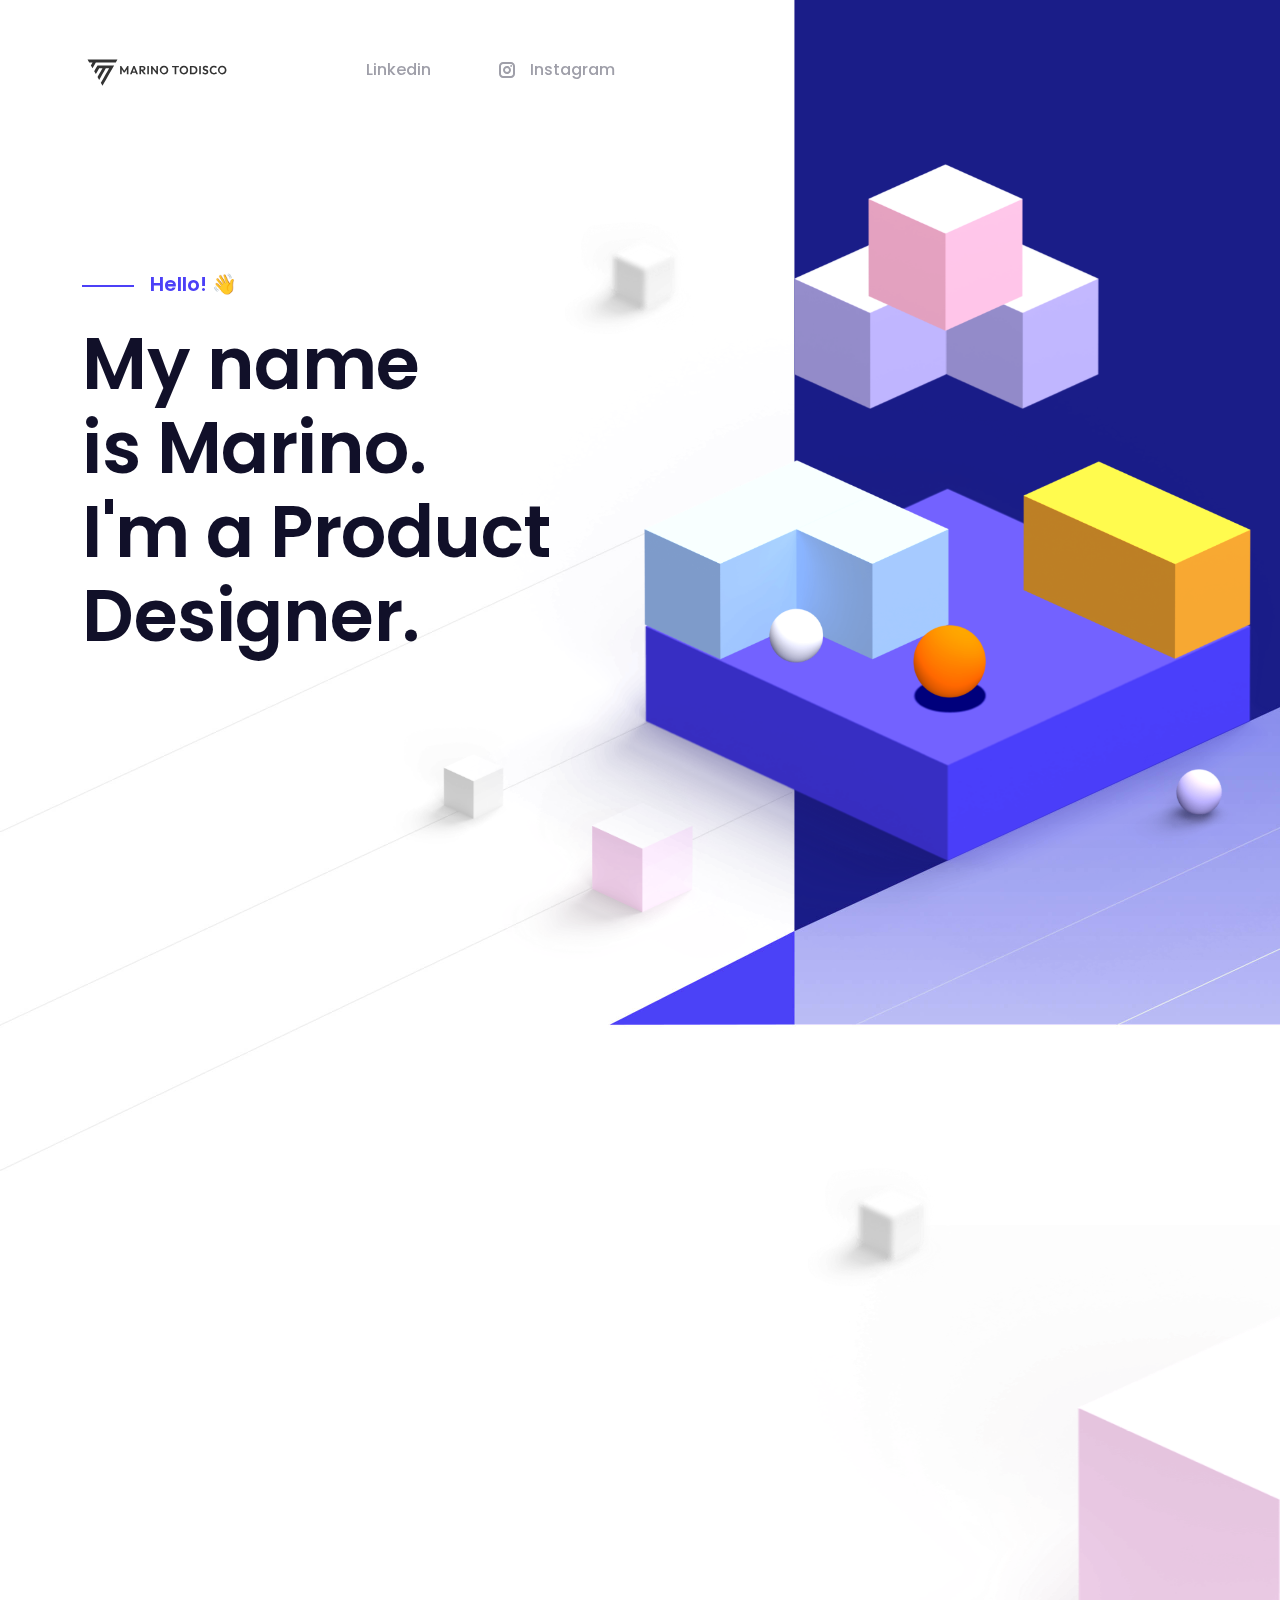
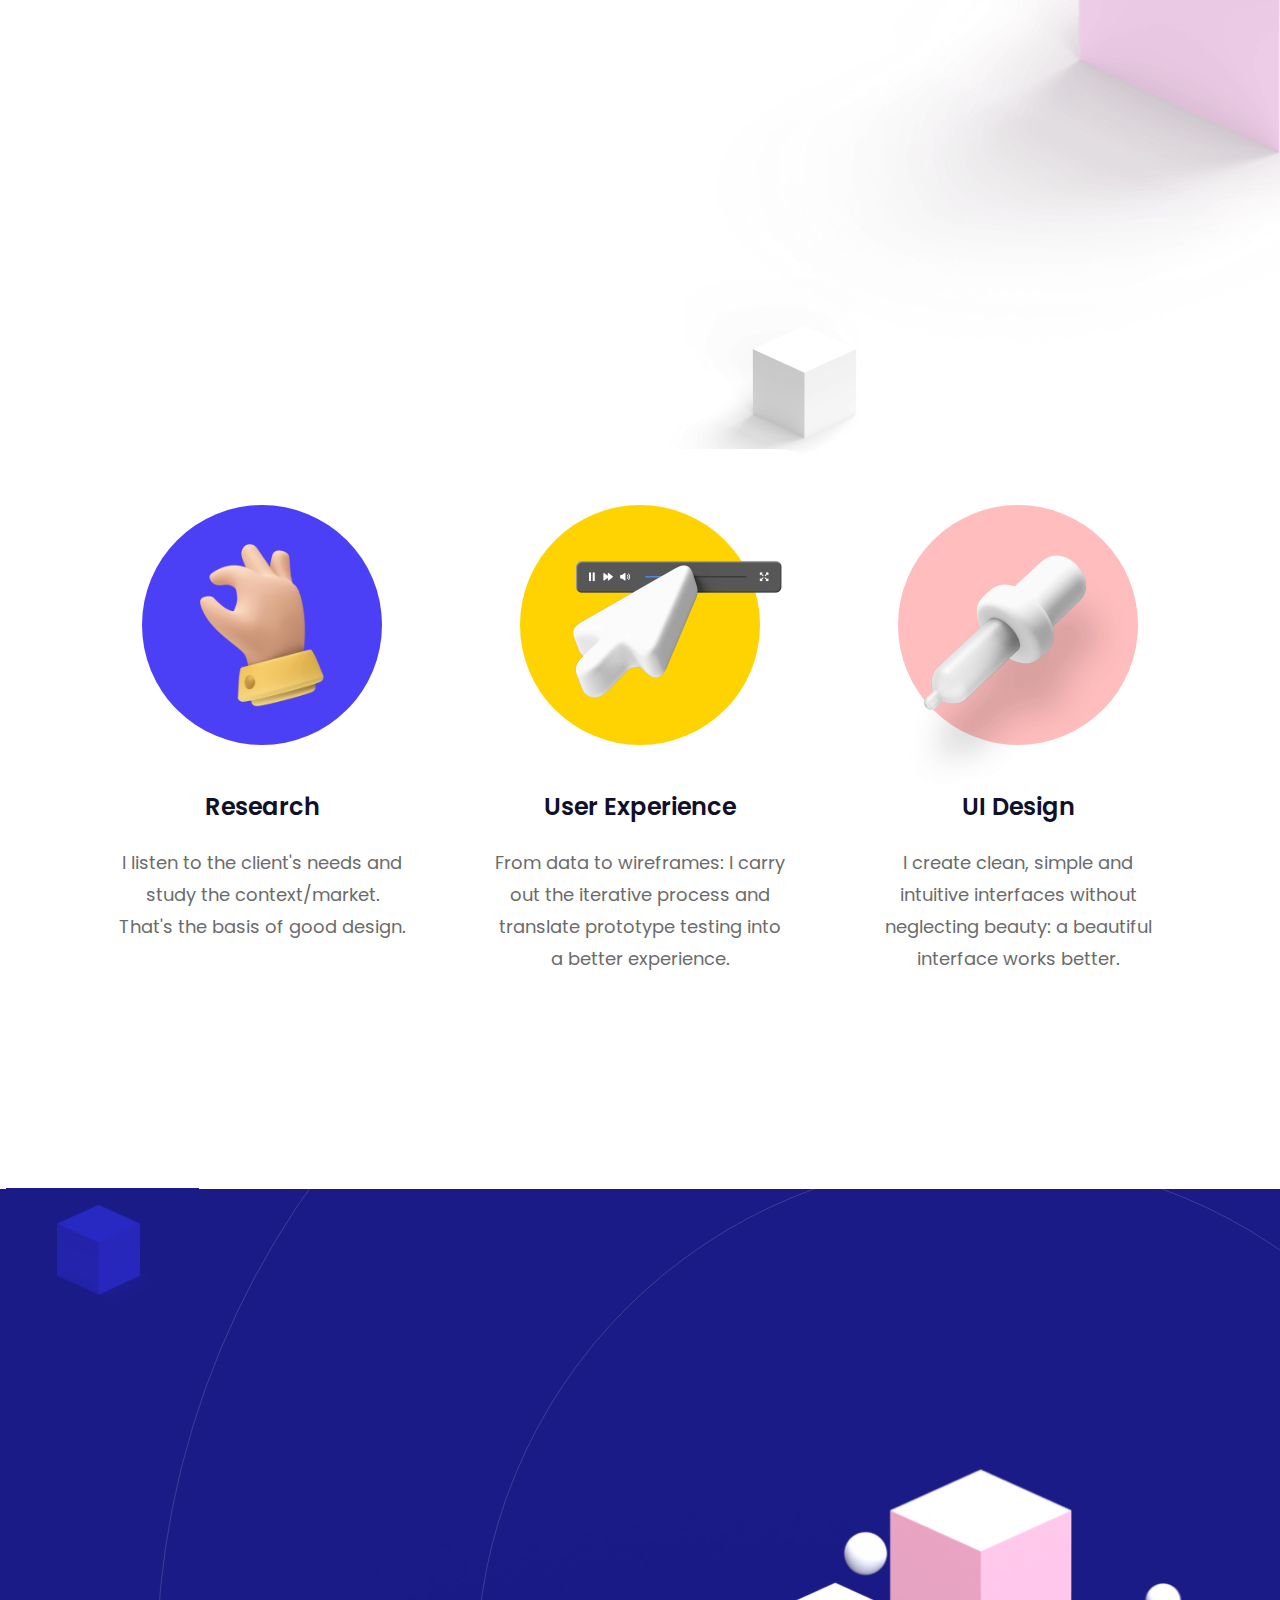
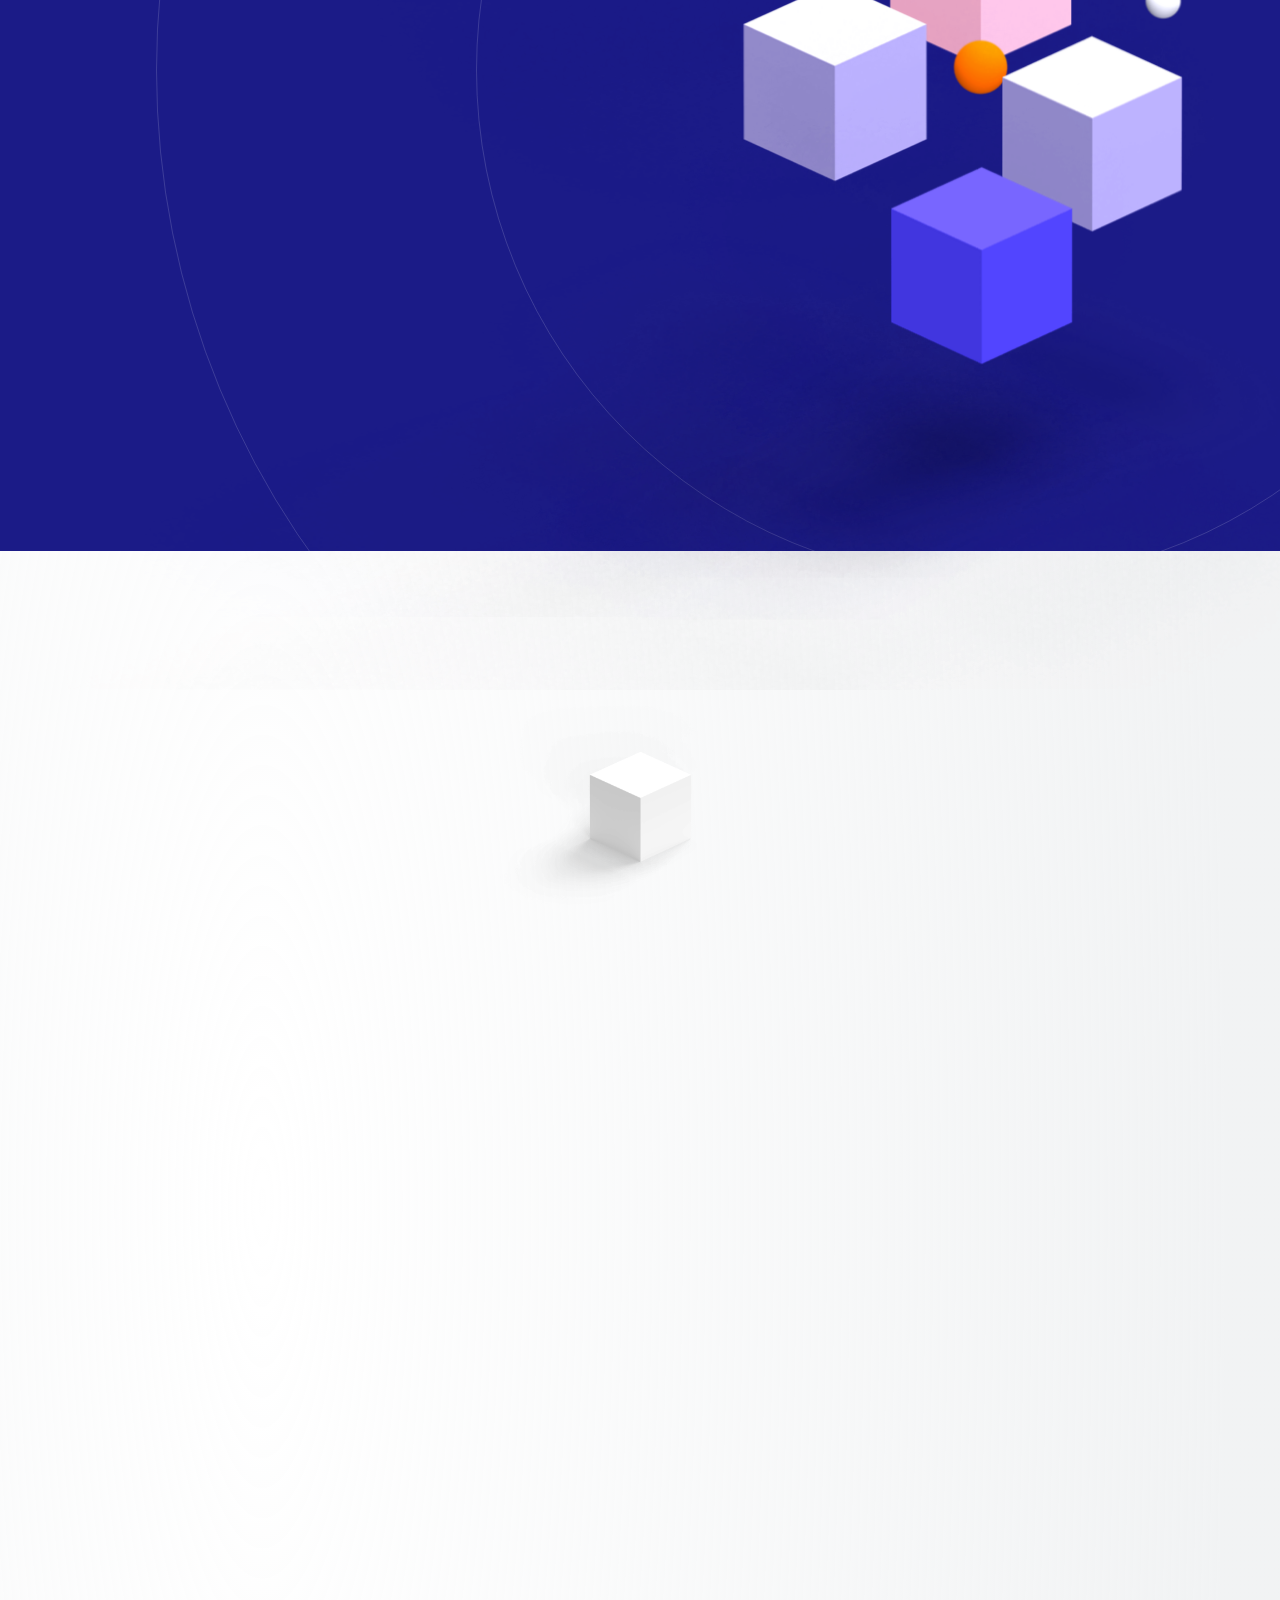
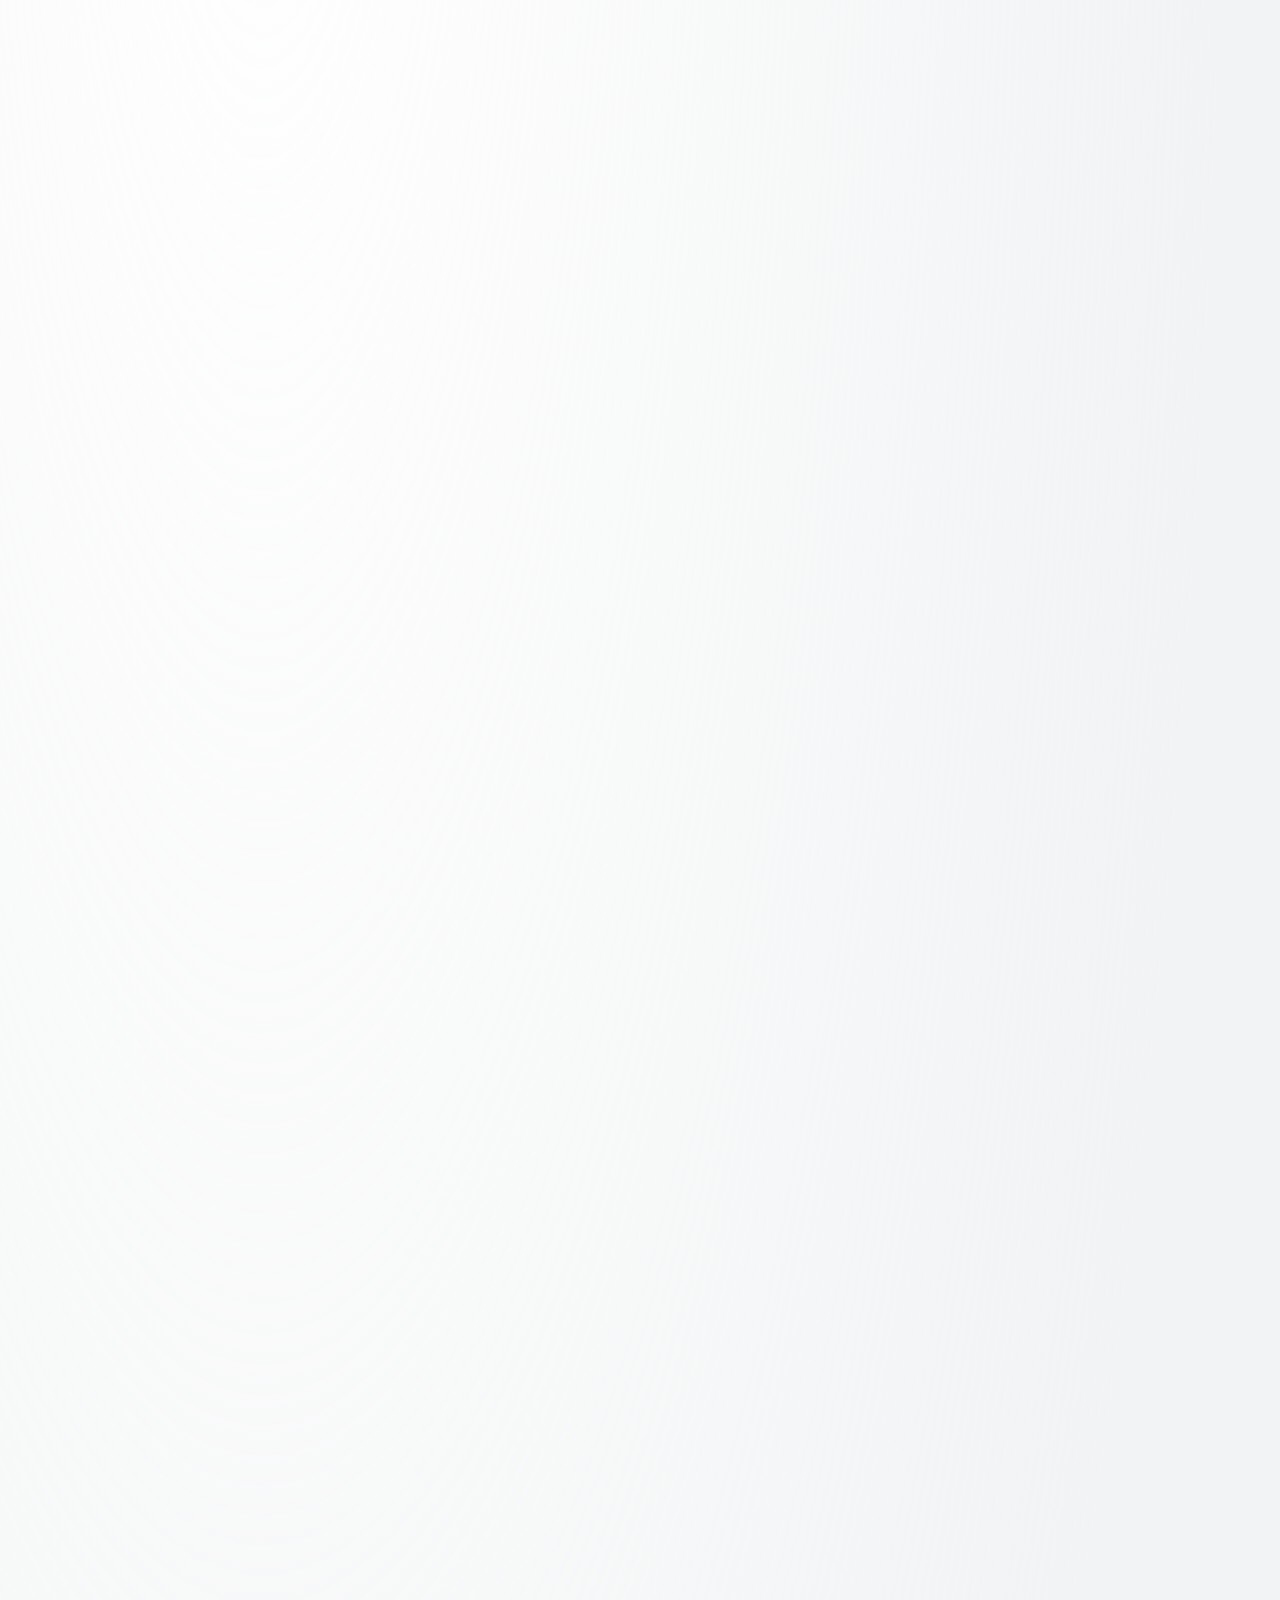
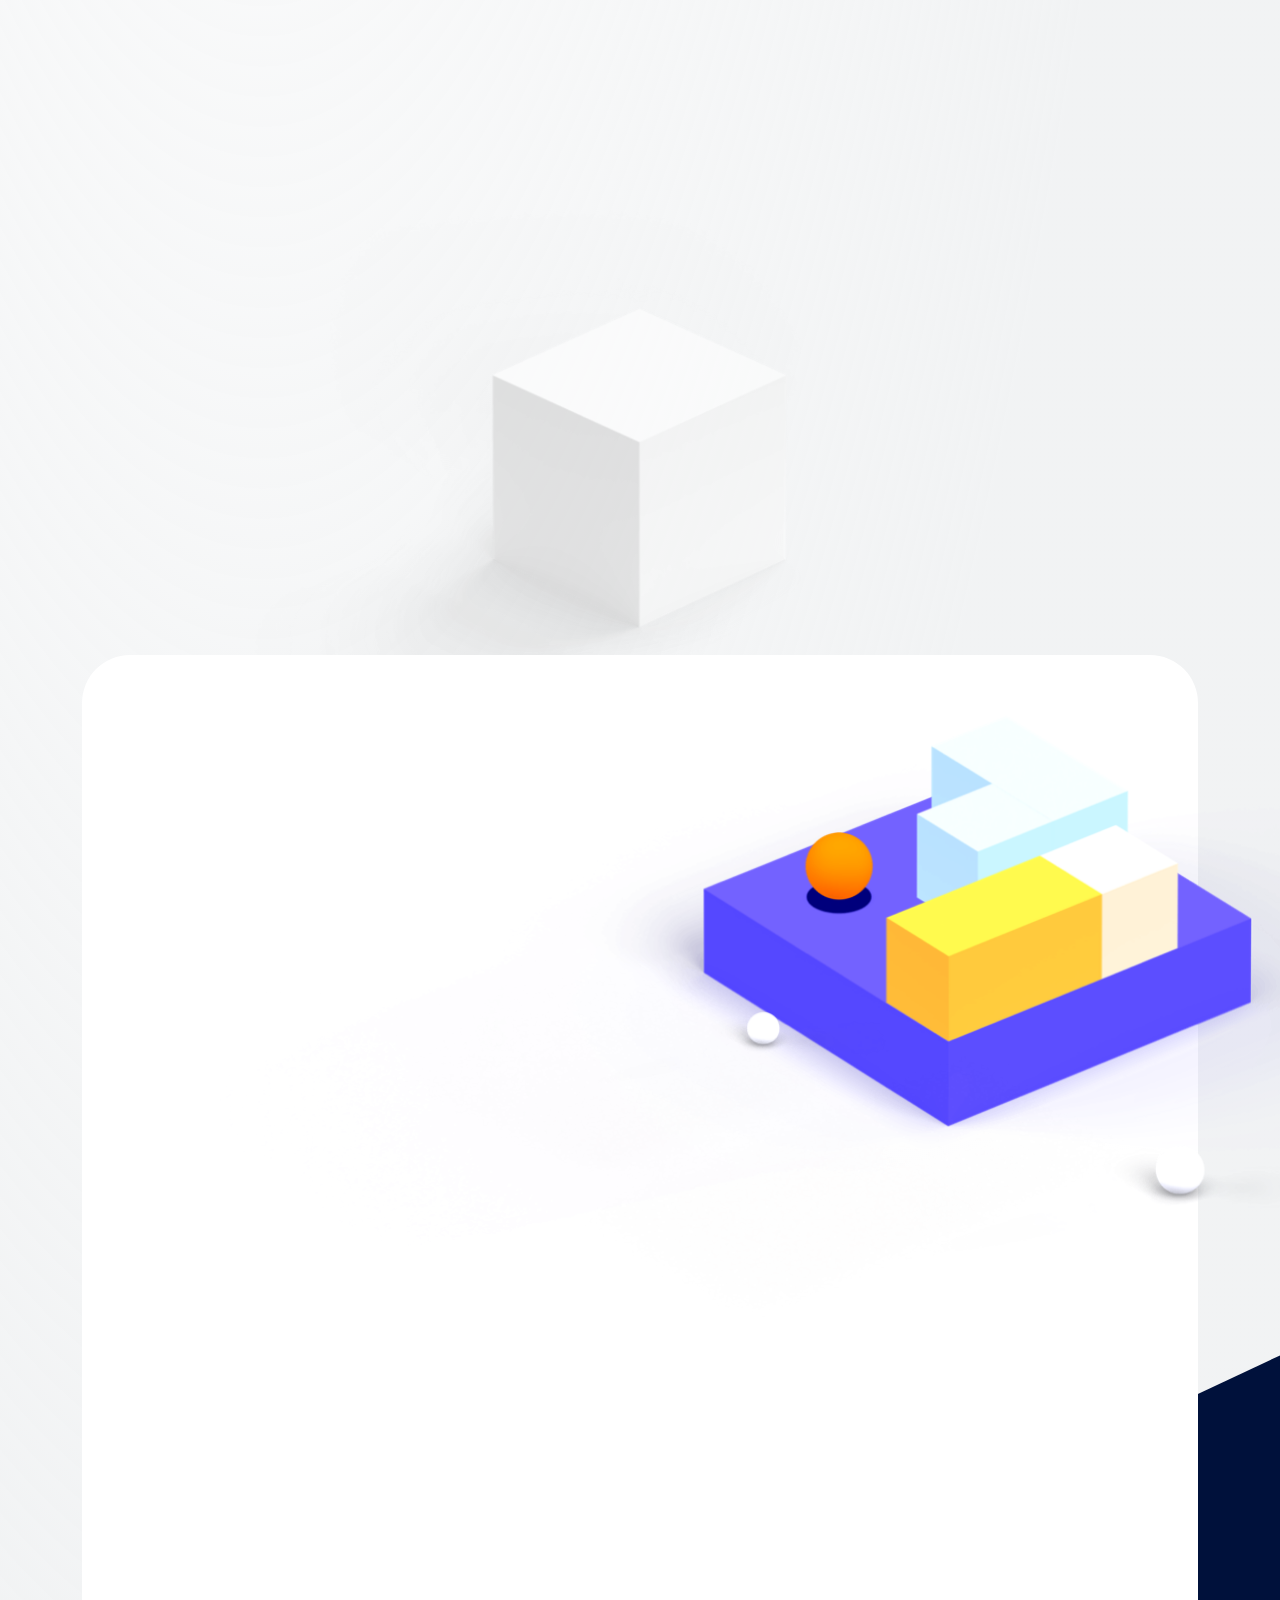
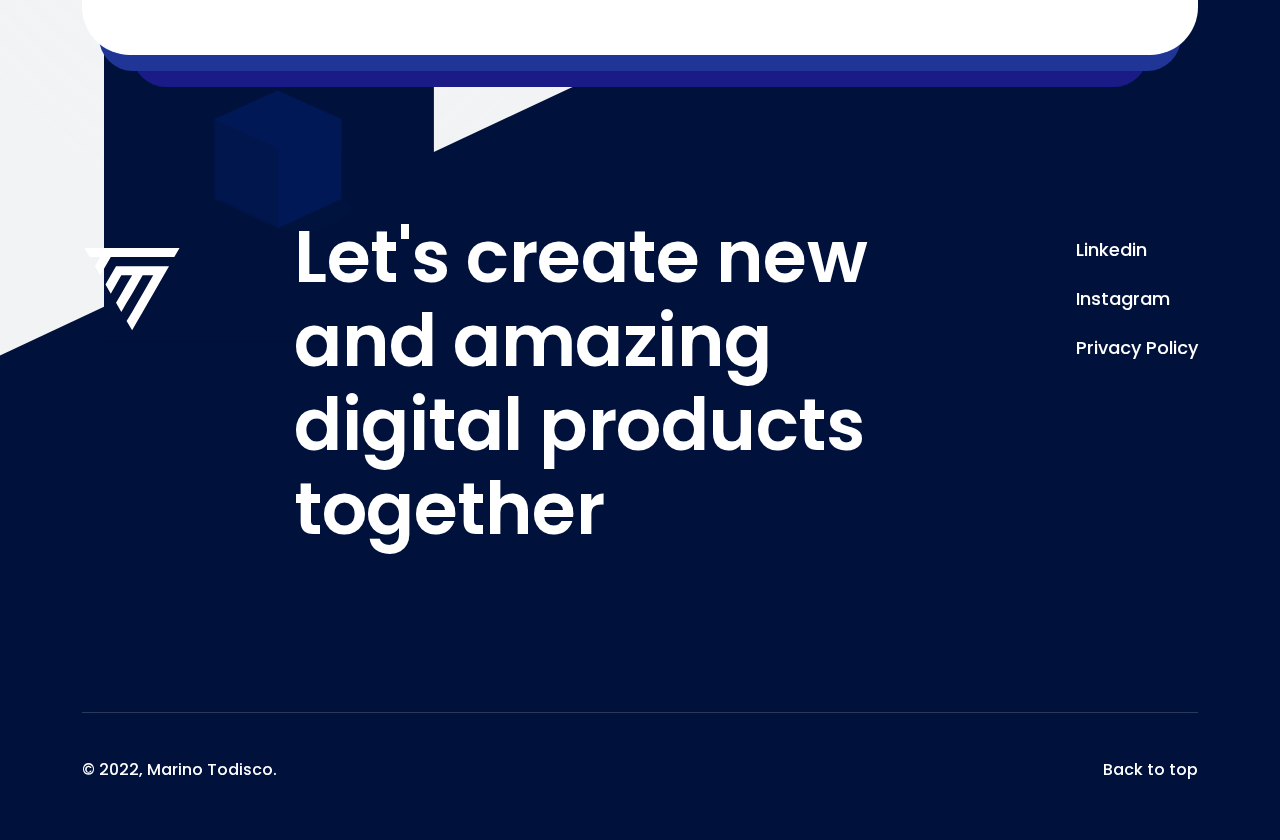
<file: index.html>
<!DOCTYPE html>
<html lang="en" style="scroll-behavior: smooth;">
  <head>
    <meta charset="utf-8">
    <title>Marino Todisco - Product Designer based in Rimini</title>
    <meta http-equiv="X-UA-Compatible" content="IE=Edge">
    <meta name="viewport" content="width=device-width, initial-scale=1, maximum-scale=1.0, user-scalable=no">
    <meta name="format-detection" content="telephone=no">
    <!--===Favicon===-->
    <link rel="apple-touch-icon" sizes="180x180" href="img/favicon-32x32.png">
    <link rel="mask-icon" href="img/favicon-32x32.png" color="#000000">
    <link rel="icon" type="image/png" sizes="32x32" href="img/favicon-32x32.png">
    <link rel="icon" type="image/png" sizes="16x16" href="img/favicon-16x16.png">
    <meta name="msapplication-TileColor" content="#da532c">
    <meta name="theme-color" content="#ffffff">
    <meta name="description" content="Marino Todisco - Produc Designer based in Rimini">
    <meta name="twitter:card" content="summary_large_image">
    <meta name="twitter:site" content="Marino Todisco's portfolio">
    <meta name="twitter:title" content="Marino Todisco - Product Designer based in Rimini">
    <meta name="twitter:description" content="Let's create new and amazing digital products together">
    <meta name="twitter:creator" content="Marino">
    <meta name="twitter:image" content="https://marino16.github.io/img/social-share.jpg">
    <meta property="og:title" content="Marino Todisco - Product Designer based in Rimini">
    <meta property="og:type" content="Let's create new and amazing digital experiences together">
    <meta property="og:url" content="https://marino16.github.io/img/social-share.jpg">
    <meta property="og:image" content="https://marino16.github.io/img/social-share.jpg">
    <meta property="og:description" content="Marino Todisco's portfolio">
    <meta property="og:site_name" content="Marino Todisco - Product Designer based in Rimini">
    <!--===Stylesheet===-->
    <link rel="stylesheet" media="all" href="css/app.css">
    <!--===Script===-->
    <!-- Global site tag (gtag.js) - Google Analytics -->
    <script async src="https://www.googletagmanager.com/gtag/js?id=G-EJC89Q7BTS"></script>
    <script>
      window.dataLayer = window.dataLayer || [];
      function gtag(){dataLayer.push(arguments);}
      gtag('js', new Date());

      gtag('config', 'G-EJC89Q7BTS');
    </script>
    <!--===Re captcha
    <script src="https://www.google.com/recaptcha/api.js"></script>===-->
    <script>var viewportmeta = document.querySelector('meta[name="viewport"]');
if (viewportmeta) {
  if (screen.width < 375) {
    var newScale = screen.width / 375;
    viewportmeta.content = 'width=375, minimum-scale=' + newScale + ', maximum-scale=1.0, user-scalable=no, initial-scale=' + newScale + '';
  } else {
    viewportmeta.content = 'width=device-width, maximum-scale=1.0, initial-scale=1.0';
  }
}</script>
  </head>
  <body>
    <div class="page">
      <div class="main">
        <!--===Header===-->
        <div class="header js-header" id="header">
          <div class="header__center center"><a class="header__logo" href="index.html"><img class="header__pic" src="img/marino_logo.svg" alt="" /></a>
            <div class="header__social header__social_main"><a class="header__link" href="https://www.linkedin.com/in/marino-todisco-656b3815a/" target="_blank"><svg class="icon icon-dribbble">
                  <use xlink:href="img/sprite.svg#linkedin-icon" ></use>
                </svg>Linkedin</a>
                <a class="header__link" href="https://www.instagram.com/marinotodisco/" target="_blank"><svg class="icon icon-instagram">
                  <use xlink:href="img/sprite.svg#icon-instagram"></use>
                </svg>Instagram</a></div><!--<button class="header__burger js-header-burger"></button>-->
          </div>
          <div class="header__wrapper js-header-wrapper">
            <div class="header__preview"><a class="header__logo" href="index.html"><img class="header__pic" src="img/marino_logo_white.svg" alt="" /></a>
              <div class="header__img"><img class="header__pic" src="img/bg-header.png" alt="" /></div>
            </div>
            <div class="header__center center">
              <div class="header__contacts"><a class="header__line" href="mailto:todisco.marino@gmail.com">
                  <div class="header__icon"><svg class="icon icon-email">
                      <use xlink:href="img/sprite.svg#icon-email"></use>
                    </svg></div>
                  <div class="header__text">todisco.marino@gmail.com</div>
                </a>
                <div class="header__line">
                  <div class="header__icon"><svg class="icon icon-place">
                      <use xlink:href="img/sprite.svg#icon-place"></use>
                    </svg></div>
                  <div class="header__text">
                    <p>Rimini,Italy</p>
                    <p></p>
                  </div>
                </div><a class="header__line" href="tel:+3292975194">
                  <div class="header__icon"><svg class="icon icon-phone">
                      <use xlink:href="img/sprite.svg#icon-phone"></use>
                    </svg></div>
                  <div class="header__text">+3292975194 </div>
                </a>
              </div>
              <nav class="header__nav">
                <a class="header__item" href="#about"><span>About</span></a>
                <a class="header__item" href="#work"><span>Work</span></a>
                <a class="header__item" href="#contact"><span>Contact</span></a>
              </nav>

              <div class="header__social header__social_inner"><a class="header__link" href="https://www.linkedin.com/in/marino-todisco-656b3815a/"target="_blank"><svg class="icon icon-dribbble">
                    <use xlink:href="img/sprite.svg#linkedin-icon"></use>
                  </svg>Linkedin</a>

                  <a class="header__link" href="https://www.instagram.com/marinotodisco/"target="_blank"><svg class="icon icon-instagram">
                    <use xlink:href="img/sprite.svg#icon-instagram"></use>
                  </svg>Instagram</a></div>
            </div>
          </div>
        </div>
          <!--===Header===-->
        <div class="main__bg" ><img class="main__pic" src="img/bg-main.jpg" alt=""></div>
        <div class="main__center center">
          <div class="main__wrap">
            <div class="main__stage stage"  id="about" data-aos="transform"> Hello! &#128075;</div>
            <h1 class="main__title title h1"><span data-aos="transform" data-aos-delay="150">My name</span><span data-aos="transform" data-aos-delay="300">is Marino.</span><span data-aos="transform" data-aos-delay="450">I'm a Product</span><span data-aos="transform" data-aos-delay="600">Designer.</span></h1><a class="scroll js-scroll" href="#details" data-aos="transform">
              <div class="scroll__icon"><img class="scroll__pic" src="img/scroll.svg" alt=""></div>
              <div class="scroll__text">Scroll down</div>
            </a>
          </div>
        </div>
        <div class="main__view" data-aos>
          <div class="main__preview"><img class="main__pic" src="img/main-pic-6.png" alt=""></div>
          <div class="main__preview"><img class="main__pic js-parallax" data-scale="2.5" data-orientation="up" src="img/main-pic-1.png" alt=""></div>
          <div class="main__preview"><img class="main__pic js-parallax" data-scale="1.5" data-orientation="up" src="img/main-pic-2.png" alt=""></div>
          <div class="main__preview"><img class="main__pic" src="img/main-pic-3.png" alt=""></div>
          <div class="main__preview"><img class="main__pic" src="img/main-pic-4.png" alt=""></div>
          <div class="main__preview"><img class="main__pic js-parallax" data-scale="4.5" data-orientation="up" src="img/main-pic-5.png" alt=""></div>
          <div class="main__preview"><img class="main__pic js-parallax" data-scale="1.5" data-orientation="down" src="img/main-pic-7.png" alt=""></div>
        </div>
        <div class="main__figures">
          <div class="main__figure" data-aos="animation-translate-y"><img class="main__pic js-parallax" data-scale="2.2" data-orientation="down" src="img/figure-1.png" alt=""></div>
          <div class="main__figure" data-aos="animation-translate-y" data-aos-delay="200"><img class="main__pic js-parallax" data-scale="2.2" data-orientation="up" src="img/figure-2.png" alt=""></div>
          <div class="main__figure" data-aos="animation-translate-y" data-aos-delay="400"><img class="main__pic" src="img/figure-3.png" alt=""></div>
        </div>
      </div>
      <div class="details" id="details">
        <div class="details__center center">
          <div class="details__head" data-aos="animation-scale-y">
            <div class="details__stage stage">What I Do</div>
            <h3 class="details__info h3">I enjoy creating delightful, <br>human-centered digital experiences.</h3>
          </div>
          <h2 class="details__title" data-aos="animation-scale-y">Think. Make. <br>Solve. </h2>
          <div class="details__btn" data-aos="animation-translate-y"><button class="btn btn_purple"><a href="#contact" class="btn__text" style="color:white">Contact Me</a><svg class="icon icon-arrow-right">
                <use xlink:href="img/sprite.svg#icon-arrow-right"></use>
              </svg></button></div>
          <div class="details__container">
            <div class="details__slider owl-carousel js-slider-details">
              <div class="details__item">
                <div class="details__preview details__preview_hand" data-aos="animation-scale" data-aos-delay="150">
                  <div class="details__img"><img class="details__pic" src="img/hand.png" alt=""></div>
                </div>
                <h5 class="details__category h5" data-aos="animation-scale-y" data-aos-delay="150">Research</h5>
                <div class="details__text" data-aos="animation-scale-y" data-aos-delay="150">I listen to the client's needs and study the context/market.<br>That's the basis of good design. </div>
                <!--<div class="details__btn" data-aos="animation-scale-y" data-aos-delay="150"><button class="btn btn_dark">Find out more </button></div>-->
              </div>
              <div class="details__item">
                <div class="details__preview details__preview_cursor" data-aos="animation-scale" data-aos-delay="300">
                  <div class="details__img"><img class="details__pic" src="img/cursor.png" alt=""></div>
                </div>
                <h5 class="details__category h5" data-aos="animation-scale-y" data-aos-delay="300">User Experience</h5>
                <div class="details__text" data-aos="animation-scale-y" data-aos-delay="300">From data to wireframes: I carry out the iterative process and translate prototype testing into a better experience.</div>
                <!--<div class="details__btn" data-aos="animation-scale-y"><button class="btn btn_dark">Find out more </button></div>-->
              </div>
              <div class="details__item">
                <div class="details__preview details__preview_color" data-aos="animation-scale" data-aos-delay="450">
                  <div class="details__img"><img class="details__pic" src="img/color-picker.png" alt=""></div>
                </div>
                <h5 class="details__category h5" data-aos="animation-scale-y" data-aos-delay="450">UI Design</h5>
                <div class="details__text" data-aos="animation-scale-y" data-aos-delay="450">I create clean, simple and intuitive interfaces without neglecting beauty: a beautiful interface works better. </div>
                <!--<div class="details__btn" data-aos="animation-scale-y" data-aos-delay="300"><button class="btn btn_dark">Find out more </button></div>-->
              </div>
            </div>
          </div>
        </div>
        <div class="details__figures">
          <div class="details__figure"><img class="details__pic js-parallax" data-scale="2" data-orientation="down" src="img/figure-1.png" alt=""></div>
          <div class="details__figure"><img class="details__pic js-parallax" data-scale="2" data-orientation="up" src="img/figure-2.png" alt=""></div>
          <div class="details__figure"><img class="details__pic js-parallax" data-scale="1.2" data-orientation="up" src="img/figure-3.png" alt=""></div>
        </div><!--<a class="details__contact" href="#">Contact me</a>-->
      </div>
      <div class="work">
        <div class="work__circles"></div>
        <div class="work__center center">
          <div class="work__wrap">
            <div class="work__stage stage stage_pink" data-aos="animation-scale-y">Who I Work With</div>
            <h2 class="work__title title h1" data-aos="animation-scale-y" data-aos-delay="150">Innovators and technology enthusiasts.</h2>
            <div class="work__text" data-aos="animation-scale-y" data-aos-delay="300">Through research and design, I solve problems and create great digital products</div><a class="scroll js-scroll" data-aos="animation-scale-y" href="#cases">
              <div class="scroll__icon"><img class="scroll__pic" src="img/scroll.svg" alt=""></div>
              <div class="scroll__text">Scroll down</div>
            </a>
          </div>
        </div>
        <div class="work__preview"><img class="work__pic js-parallax" data-scale="2" data-orientation="down" src="img/work-cube.png" alt=""></div>
        <div class="work__figures" data-aos>
          <div class="work__figure"><img class="work__pic js-parallax" data-scale="1.3" data-orientation="up" src="img/work-cube-1.png" alt=""></div>
          <div class="work__figure"><img class="work__pic js-parallax" data-scale="1.5" data-orientation="up left" src="img/work-cube-2.png" alt=""></div>
          <div class="work__figure"><img class="work__pic js-parallax" data-scale="1.3" data-orientation="up right" src="img/work-cube-3.png" alt=""></div>
          <div class="work__figure"><img class="work__pic" src="img/work-cube-4.png" alt=""></div>
          <div class="work__figure"><img class="work__pic js-parallax" data-scale="1.1" data-orientation="left" src="img/work-cube-5.png" alt=""></div>
          <div class="work__figure"><img class="work__pic js-parallax" data-scale="1.2" data-orientation="right" src="img/work-cube-6.png" alt=""></div>
          <div class="work__figure"><img class="work__pic js-parallax" data-scale="1.2" data-orientation="down" src="img/work-cube-7.png" alt=""></div>
        </div>
      </div>
      <div class="wrapper wrapper_gradient">
        <div class="cases cases_main" id="cases">
          <div class="cases__center center">
            <div id="work" class="cases__stage stage" data-aos="animation-scale-y">Portfolio</div>
            <h2 class="cases__title h1" data-aos="animation-scale-y" data-aos-delay="150">Look at My <br>Products</h2>
            <!--===<div class="cases__nav" data-aos="animation-scale-y" data-aos-delay="300"><a class="cases__link active" href="#">Website</a><a class="cases__link" href="#">Illustration</a><a class="cases__link" href="#">Mobile</a></div>===-->
            <div class="cases__list js-owl" data-items-mobile-portrait="1" data-items-mobile-album="1" data-autoheight>
              <!--===Meeters PWA===-->
              <a class="cases__item"     data-aos="animation-translate-y" data-aos-delay="150" href="meeters-cs.html">
                <div class="cases__preview"><img class="cases__pic" src="img/case-studies/meeters/meeters_home.jpg" alt="meeters PWA">
                  <div class="cases__box">Case <br>Study</div>
                </div>
                <div class="cases__body">
                  <h4 class="cases__info h4">Meeters: build connections</h4>
                  <div class="cases__text">The digital event platform </div>
                </div>
              </a>
              <!--===Dog app===-->
              <a class="cases__item"     data-aos="animation-translate-y" data-aos-delay="200" href="dog-app-cs.html">
                <div class="cases__preview"><img class="cases__pic" src="img/dog_mockup_preview.png" alt="dog care app">
                  <div class="cases__box">Case <br>Study</div>
                </div>
                <div class="cases__body">
                  <h4 class="cases__info h4">Dog care app</h4>
                  <div class="cases__text">Find new friend for your dog or a job as dogsitter</div>
                </div>
              </a>
              <!--===Botika website===-->
              <a class="cases__item"     data-aos="animation-translate-y" data-aos-delay="250" href="botika-cs.html">
                <div class="cases__preview"><img class="cases__pic" src="img/case-studies/botikasite/botika_home.jpg" alt="botika website">
                  <div class="cases__box">Case <br>Study</div>
                </div>
                <div class="cases__body">
                  <h4 class="cases__info h4">Botika website</h4>
                  <div class="cases__text">Bringing innovation to companies </div>
                </div>
              </a>
              <!--===Smart home app===-->
              <a class="cases__item" data-aos="animation-translate-y" data-aos-delay="300" href="smart-home-cs.html">
                <div class="cases__preview"><img class="cases__pic" src="img/smart_home_app.png" alt="smart home app">
                  <div class="cases__box">Case <br>Study</div>
                </div>
                <div class="cases__body">
                  <h4 class="cases__info h4">Smart Home app</h4>
                  <div class="cases__text">Manage your smart home with a tap</div>
                </div>
              </a>
              <!--===Hotel website redesign===-->
              <a class="cases__item"     data-aos="animation-translate-y" data-aos-delay="350" href="hotel-cs.html">
                <div class="cases__preview"><img class="cases__pic" src="img/hotel_website.png" alt="hotel website">
                  <div class="cases__box">Case <br>Study</div>
                </div>
                <div class="cases__body">
                  <h4 class="cases__info h4">Hotel website</h4>
                  <div class="cases__text">A website redesign for a beautiful hotel </div>
                </div>
              </a>
              <!--===Medical app===-->
              <a class="cases__item" data-aos="animation-translate-y" data-aos-delay="400" href="med-app-cs.html">
                <div class="cases__preview"><img class="cases__pic" src="img/health_app_ui.png" alt="health app">
                  <div class="cases__box">Case <br>Study</div>
                </div>
                <div class="cases__body">
                  <h4 class="cases__info h4">Health monitoring app</h4>
                  <div class="cases__text">A new way to monitoring people's health</div>
                </div>
              </a>
              <!--===Tiron app===-->
              <a class="cases__item" data-aos="animation-translate-y" data-aos-delay="450" href="tiron-app-cs.html">
                <div class="cases__preview"><img class="cases__pic" src="img/case-studies/tironapp/tironapp_home.jpg" alt="tiron app">
                  <div class="cases__box">Case <br>Study</div>
                </div>
                <div class="cases__body">
                  <h4 class="cases__info h4">Tiron:your business assistant</h4>
                  <div class="cases__text">Manage your appointments, faster</div>
                </div>
              </a>
              <!--===Tiron website===-->
              <a class="cases__item" data-aos="animation-translate-y" data-aos-delay="500" href="tiron-website-cs.html">
                <div class="cases__preview"><img class="cases__pic" src="img/case-studies/tironsite/tironweb_home.jpg" alt="tiron website">
                  <div class="cases__box">Case <br>Study</div>
                </div>
                <div class="cases__body">
                  <h4 class="cases__info h4">Tiron website</h4>
                  <div class="cases__text">A simple website for Tiron</div>
                </div>
              </a>
            </div>
          <div class="cases__figures">
            <div class="cases__figure"><img class="cases__pic js-parallax" data-scale="2" data-orientation="down" src="img/figure-2.png" alt="">
            </div>
            <!--<div class="cases__figure"><img class="cases__pic js-parallax" data-scale="1.8" data-orientation="down" src="img/figure-3.png" alt="">
            </div>-->
          </div>
        </div>
        <div class="review">
          <!--<div class="review__center center">
            <div class="review__stage stage" data-aos="animation-scale-y">What People Say</div>
            <h2 class="review__title title h1" data-aos="animation-scale-y" data-aos-delay="200">Trusted by <br>Clients.</h2>
            <div class="review__container" data-aos="animation-translate-y" data-aos-delay="400">
              <div class="review__slider owl-carousel js-slider-review">
                <div class="review__item">
                  <div class="review__text">“ Folio Designer is a clean and creative landing page that matches with any freelancer or designer, you can easily to build the page in Sketch or Figma.”</div>
                  <div class="review__author">
                    <div class="review__ava"><img class="review__pic" src="img/ava-1.jpg" alt=""></div>
                    <div class="review__details">
                      <div class="review__man h5">Dash</div>
                      <div class="review__company">UI8</div>
                    </div>
                  </div>
                </div>
                <div class="review__item">
                  <div class="review__text">“ Folio Designer is a clean and creative landing page that matches with any freelancer or designer, you can easily to build the page in Sketch or Figma.”</div>
                  <div class="review__author">
                    <div class="review__ava"><img class="review__pic" src="img/ava-1.jpg" alt=""></div>
                    <div class="review__details">
                      <div class="review__man h5">Dash</div>
                      <div class="review__company">UI8</div>
                    </div>
                  </div>
                </div>
                <div class="review__item">
                  <div class="review__text">“ Folio Designer is a clean and creative landing page that matches with any freelancer or designer, you can easily to build the page in Sketch or Figma.”</div>
                  <div class="review__author">
                    <div class="review__ava"><img class="review__pic" src="img/ava-1.jpg" alt=""></div>
                    <div class="review__details">
                      <div class="review__man h5">Dash</div>
                      <div class="review__company">UI8</div>
                    </div>
                  </div>
                </div>
                <div class="review__item">
                  <div class="review__text">“ Folio Designer is a clean and creative landing page that matches with any freelancer or designer, you can easily to build the page in Sketch or Figma.”</div>
                  <div class="review__author">
                    <div class="review__ava"><img class="review__pic" src="img/ava-1.jpg" alt=""></div>
                    <div class="review__details">
                      <div class="review__man h5">Dash</div>
                      <div class="review__company">UI8</div>
                    </div>
                  </div>
                </div>
              </div>
            </div>
          </div>-->
          <div class="review__bg">
            <div class="review__preview"><img class="review__pic js-parallax" data-scale="1.5" data-orientation="down" src="img/review-cube.png" alt=""></div>
            <div class="review__preview"><img class="review__pic" src="img/review-cube.png" alt=""></div>
          </div>
        </div>
        <!--===Contact form===-->
        <div class="wrapper wrapper_dark">
          <div class="contacts">
            <div class="contacts__center center">
              <div class="contacts__container">
                <div class="contacts__wrap" id="contact">
                  <div class="contacts__stage stage" data-aos="animation-scale-y">Say hello 👋</div>
                  <h2 class="contacts__title h1" data-aos="animation-scale-y" data-aos-delay="200">Let’s Work <br>Together.</h2>
                  <div class="contacts__info" data-aos="animation-scale-y" data-aos-delay="400">I’d love to meet up with you to discuss your venture, and potential collaborations.</div>
                </div>
                <div class="contacts__row">
                  <div class="contacts__details" data-aos="animation-translate-y"><a class="contacts__line" href="mailto:todisco.marino@gmail.com">
                      <div class="contacts__icon"><svg class="icon icon-email">
                          <use xlink:href="img/sprite.svg#icon-email"></use>
                        </svg></div>
                      <div class="contacts__text">todisco.marino@gmail.com</div>
                    </a>
                    <div class="contacts__line">
                      <div class="contacts__icon"><svg class="icon icon-place">
                          <use xlink:href="img/sprite.svg#icon-place"></use>
                        </svg></div>
                      <div class="contacts__text">
                        <p>Rimini, Italy</p>
                      </div>
                    </div>
                    <!--<a class="contacts__line" href="tel:+000000">
                      <div class="contacts__icon"><svg class="icon icon-phone">
                          <use xlink:href="img/sprite.svg#icon-phone"></use>
                        </svg></div>
                      <div class="contacts__text">+0000000</div>
                    </a>-->
                  </div>
                  <!--<form id="contact-form" action="https://formsubmit.co/todisco.marino@gmail.com" method="POST" class="contacts__form" data-aos="animation-translate-y" data-aos-delay="200">
                    <input type="hidden" name="_next" value="https://marino16.github.io/success.html">  
                    <div class="contacts__field field">
                      <div class="field__wrap"><input class="field__input" type="text" name="name" placeholder="Name" />
                        <div class="field__icon"><svg class="icon icon-profile">
                            <use xlink:href="img/sprite.svg#icon-profile"></use>
                          </svg></div>
                      </div>
                    </div>
                    <div class="contacts__field field">
                      <div class="field__wrap"><input class="field__input" type="email" name="email" id="form-email" placeholder="Email (required)"/>
                        <div class="field__icon"><svg class="icon icon-send">
                            <use xlink:href="img/sprite.svg#icon-send"></use>
                          </svg></div>
                      </div>
                    </div>
                    <div class="contacts__field field">
                      <div class="field__wrap"><select class="field__select" name="question">
                          <option>What are you working on?</option>
                          <option>What are you working on? 2</option>
                        </select>
                        <div class="field__icon"><svg class="icon icon-arrows">
                            <use xlink:href="img/sprite.svg#icon-arrows"></use>
                          </svg></div>
                      </div>
                    </div>
                    <div class="contacts__field field field_textarea">
                      <div class="field__wrap"><textarea class="field__textarea" name="message" placeholder="Message"></textarea>
                        <div class="field__icon"><svg class="icon icon-message">
                            <use xlink:href="img/sprite.svg#icon-message"></use>
                          </svg></div>
                          <div class="g-recaptcha brochure__form__captcha"  style="margin-top:20px" data-sitekey="6LfM3HgeAAAAAFlMl3g1sbOyKwpIJcljAEexz_ZV"></div>
                      </div>
                    </div>
                    <div class="contacts__btn"><button id="btn-form" disabled class="btn btn_purple"><span class="btn__text">Let’s Talk</span><svg class="icon icon-arrow-right">
                          <use xlink:href="img/sprite.svg#icon-arrow-right"></use>
                        </svg></button></div>
                  </form>-->
                </div>
                <div class="contacts__category h5">Let’s connect</div>
                <div class="contacts__social">
                  <div class="contacts__box" data-aos="animation-translate-y"data-aos-delay="150"><a class="contacts__link" href="https://www.linkedin.com/in/marino-todisco-656b3815a/" target="_blank"><svg class="icon icon-instagram">
                        <use xlink:href="img/sprite.svg#linkedin-icon"></use>
                      </svg>
                      <div class="contacts__text">Linkedin</div>
                    </a></div>
                  <div class="contacts__box" data-aos="animation-translate-y" data-aos-delay="300"><a class="contacts__link" href="https://www.instagram.com/marinotodisco/" target="_blank"><svg class="icon icon-instagram">
                        <use xlink:href="img/sprite.svg#icon-instagram"></use>
                      </svg>
                      <div class="contacts__text">Instagram</div>
                    </a></div>
                </div>
                <div class="figures">
                  <div class="figures__preview"><img class="figures__pic" src="img/figures-1.png" alt="" /></div>
                  <div class="figures__preview"><img class="figures__pic js-parallax" data-scale="1.6" data-orientation="up" src="img/figures-2.png" alt="" /></div>
                  <div class="figures__preview"><img class="figures__pic js-parallax" data-scale="1.3" data-orientation="up" src="img/figures-3.png" alt="" /></div>
                  <div class="figures__preview"><img class="figures__pic" src="img/figures-4.png" alt="" /></div>
                  <div class="figures__preview"><img class="figures__pic js-parallax" data-scale="2.3" data-orientation="down" src="img/figures-5.png" alt="" /></div>
                  <div class="figures__preview"><img class="figures__pic js-parallax" data-scale="2" data-orientation="up" src="img/figures-6.png" alt="" /></div>
                </div>
              </div>
            </div>
          </div>
          <div class="footer">
            <div class="footer__center center">
              <div class="footer__body"><a class="footer__logo" href="index.html"><img class="footer__pic" src="img/marino_logo_footer.svg" alt="" /></a>
                <div class="footer__wrap">
                  <div class="footer__title h1">Let's create new and amazing digital products together</div>
                  <!--<div class="footer__info h4">Let’s make it an amazing one.</div>-->
                </div>
                <div class="footer__menu"><!--<a class="footer__link" href="#">About Me</a><a class="footer__link" href="#">Projects</a><a class="footer__link" href="#">Contact</a>--><a class="footer__link" href="https://www.linkedin.com/in/marino-todisco-656b3815a/" target="_blank">Linkedin</a><a class="footer__link" href="https://www.instagram.com/marinotodisco/" target="_blank">Instagram</a><a class="footer__link" href="privacy-policy.html" target="_blank">Privacy Policy</a>
                
                </div>
              </div>
              <div class="footer__bottom">
                <div class="footer__copyright">© 2022, Marino Todisco.</div><a class="footer__scroll js-scroll" href="#header">Back to top</a>
              </div>
            </div>
            <div class="footer__bg">
              <div class="footer__preview"><img class="footer__pic js-parallax" data-scale="1.5" data-orientation="down" src="img/footer-cube-1.png" alt="" /></div>
              <!--<div class="footer__preview"><img class="footer__pic js-parallax" data-scale="1.8" data-orientation="up" src="img/footer-cube-1.png" alt="" /></div>-->
            </div>
          </div>
        </div>
      </div>
      <div class="cursor"></div>
    </div>
    
   <!--==Re captcha function
    <script>
      $recaptcha = $_POST['g-recaptcha-response'];
$res = reCaptcha($recaptcha);
if($res['success']){
  // Send email
}else{
  // Error
}  
function reCaptcha($recaptcha){
  $secret = "YOUR SECRET KEY";
  $ip = $_SERVER['REMOTE_ADDR'];

  $postvars = array("secret"=>$secret, "response"=>$recaptcha, "remoteip"=>$ip);
  $url = "https://www.google.com/recaptcha/api/siteverify";
  $ch = curl_init();
  curl_setopt($ch, CURLOPT_URL, $url);
  curl_setopt($ch, CURLOPT_RETURNTRANSFER, 1);
  curl_setopt($ch, CURLOPT_TIMEOUT, 10);
  curl_setopt($ch, CURLOPT_POSTFIELDS, $postvars);
  $data = curl_exec($ch);
  curl_close($ch);

  return json_decode($data, true);
}

    </script>===-->
    <script src="js/app.js"></script>
    <script src="js/common.js"></script>
  </body>
</html>
</file>
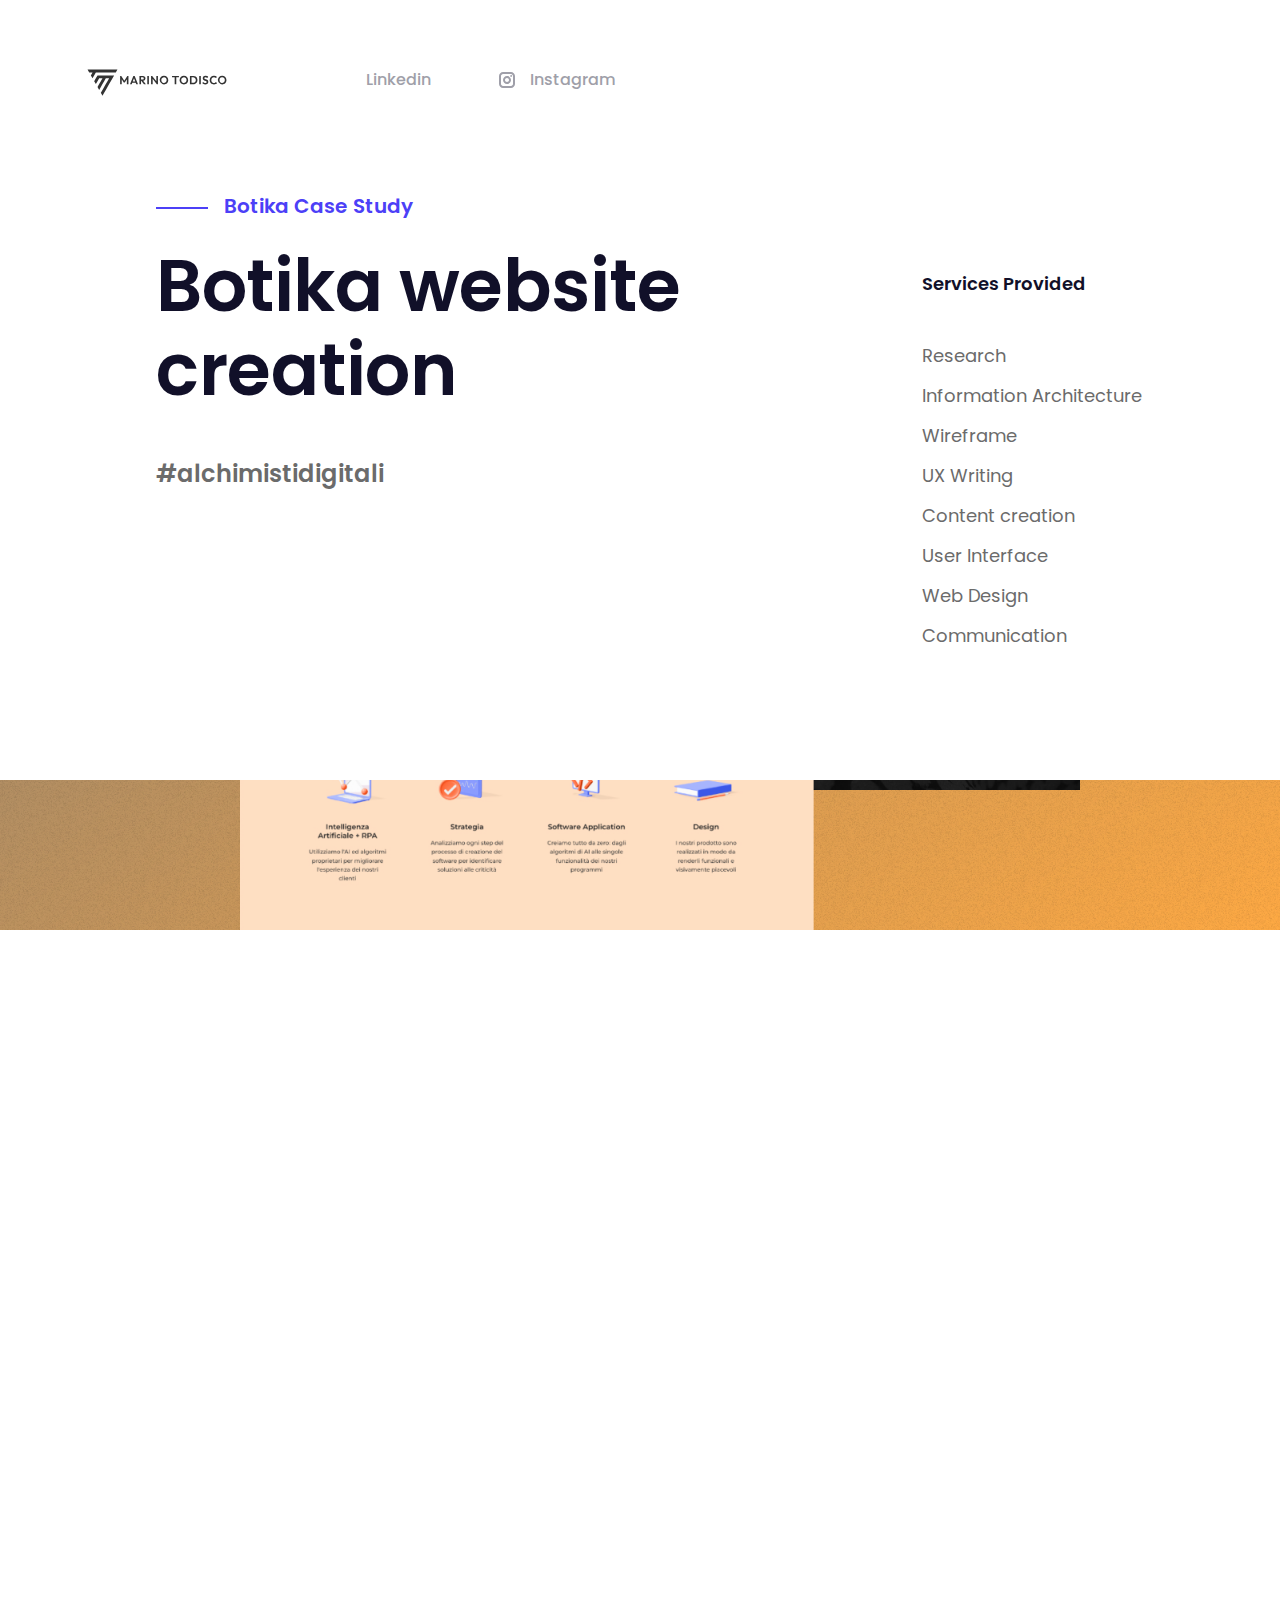
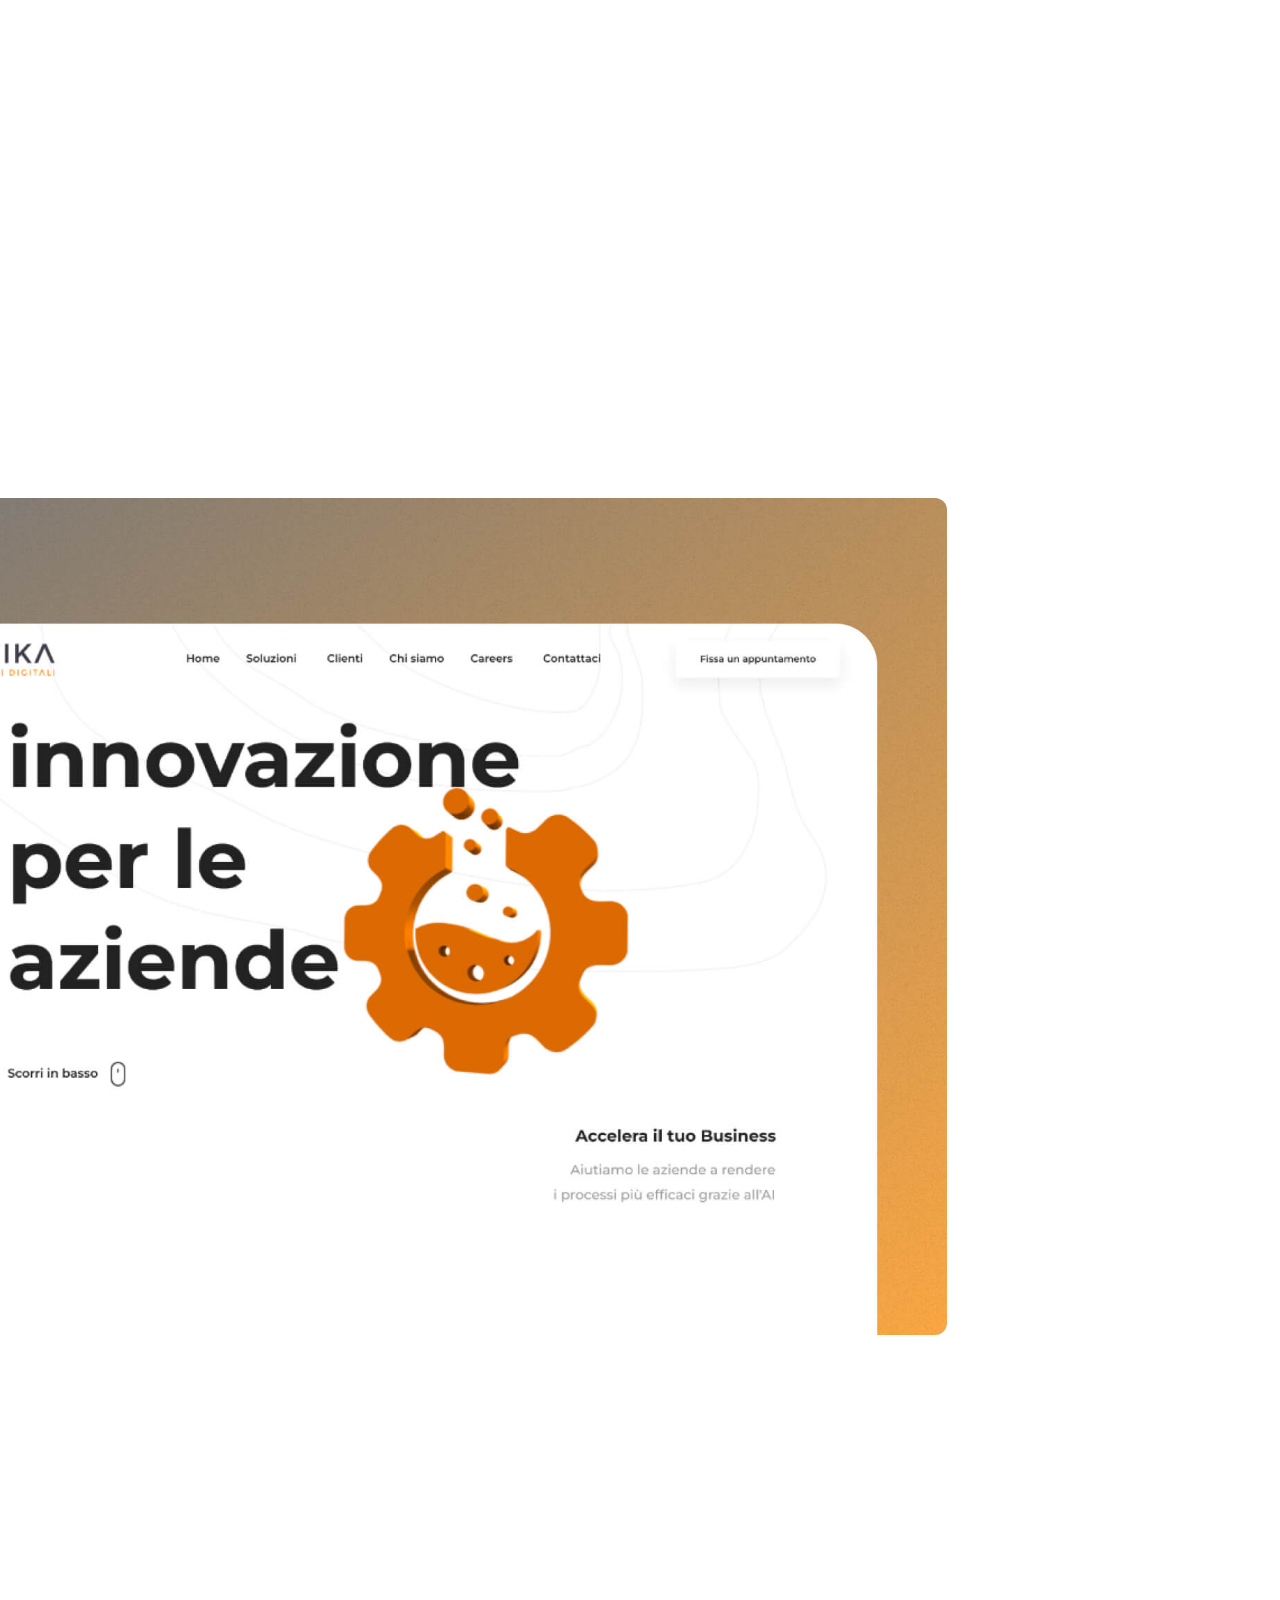
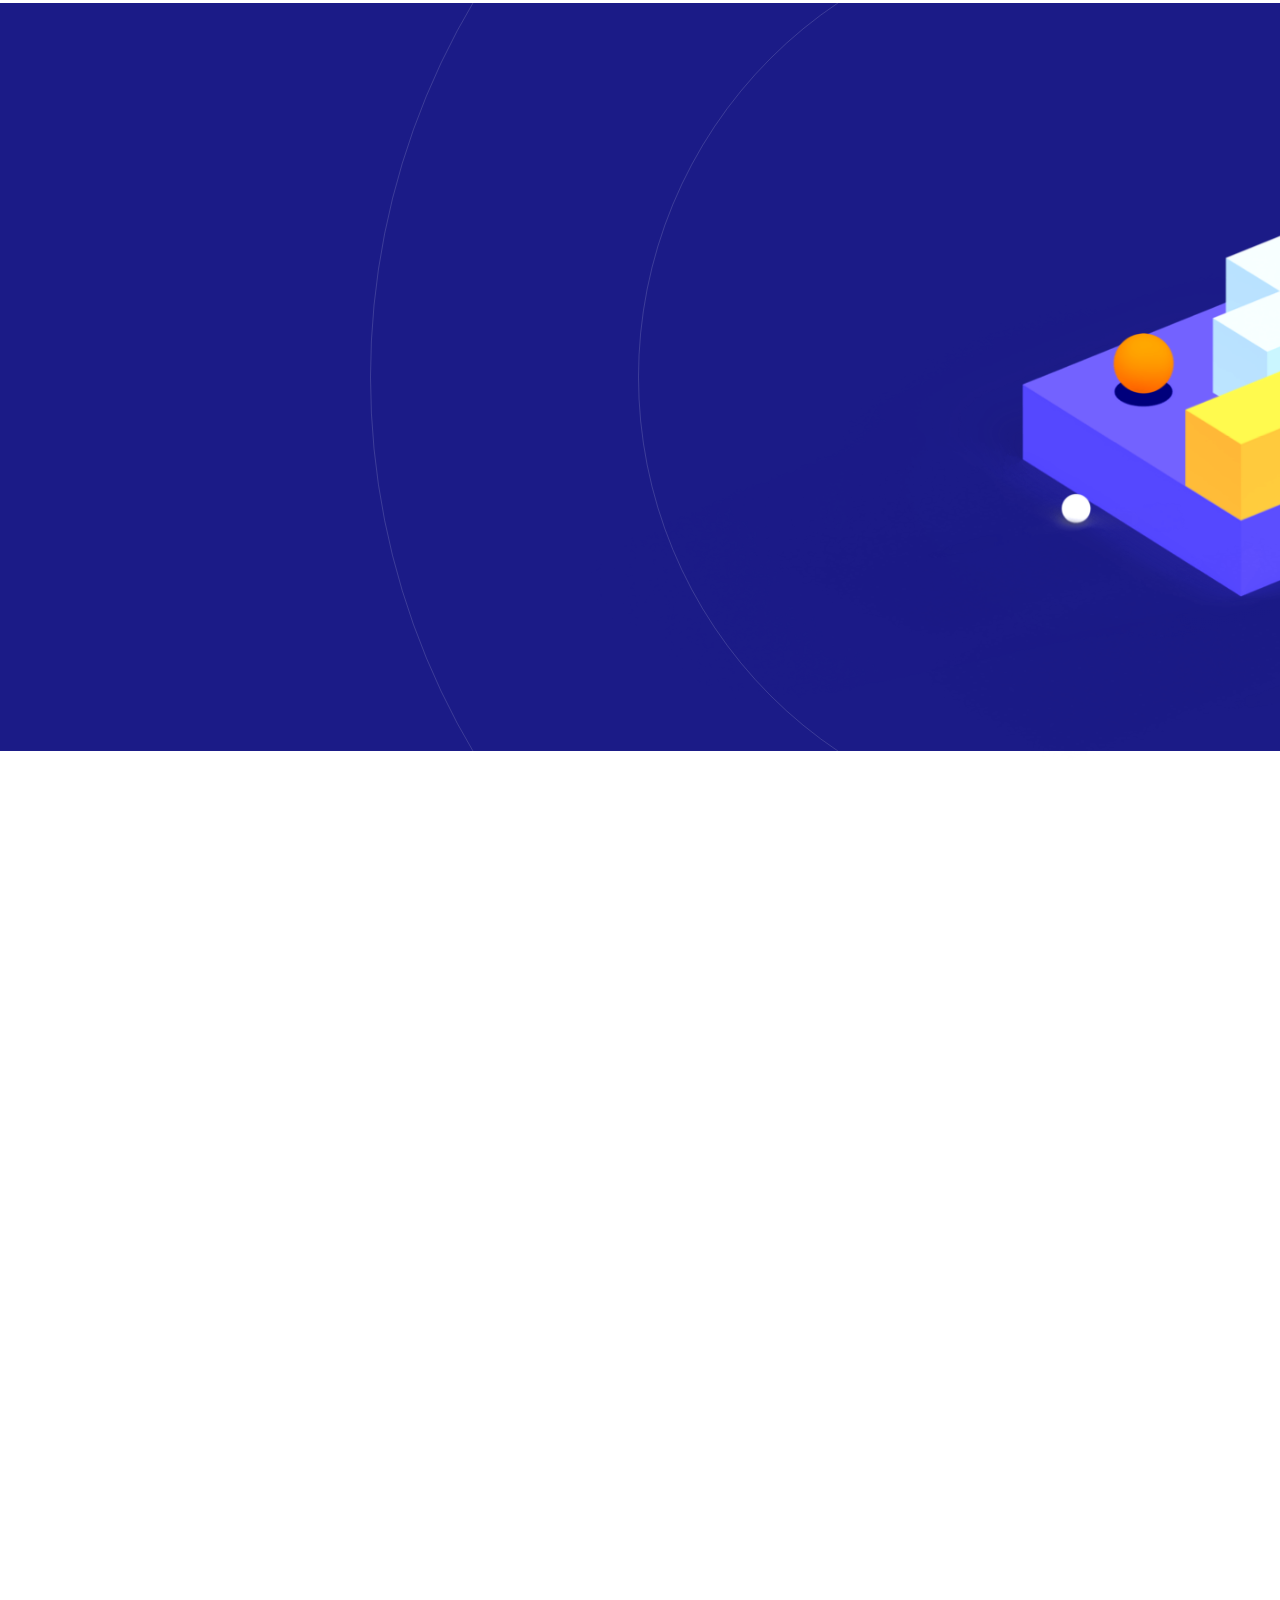
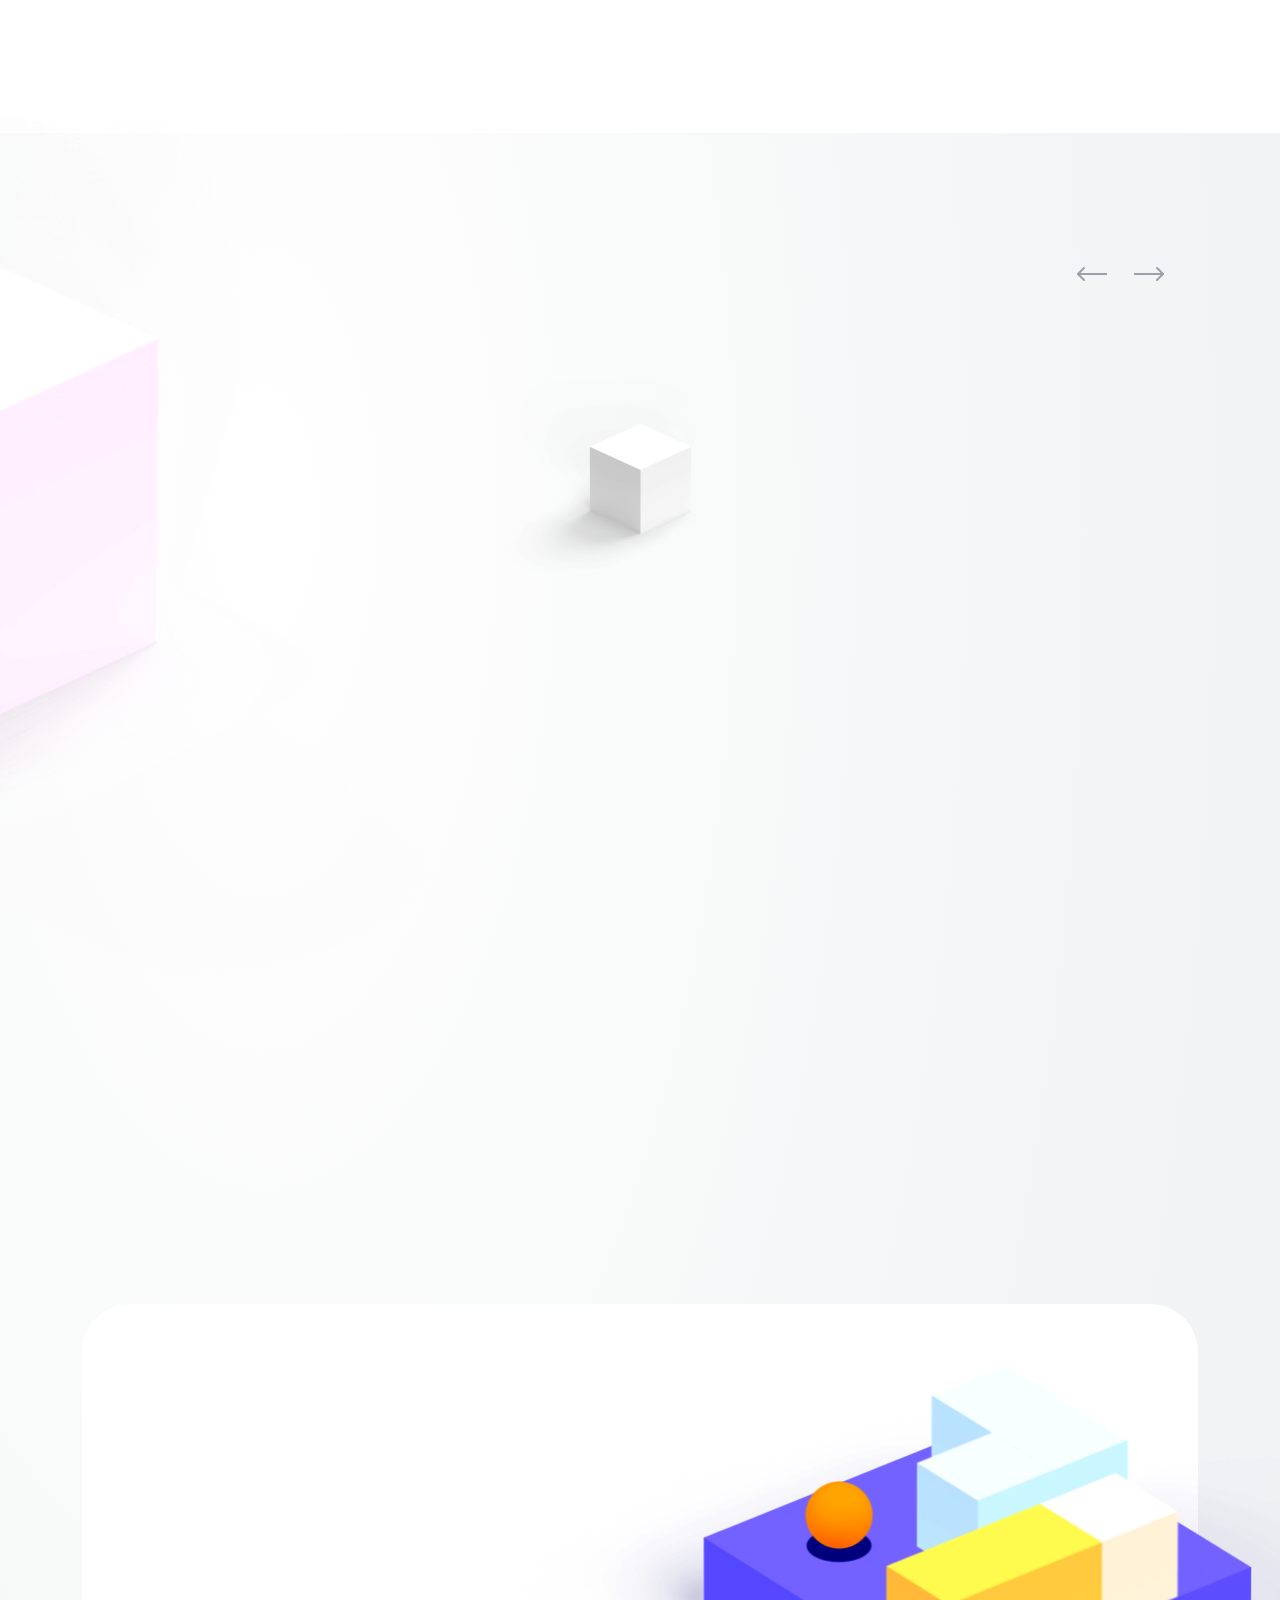
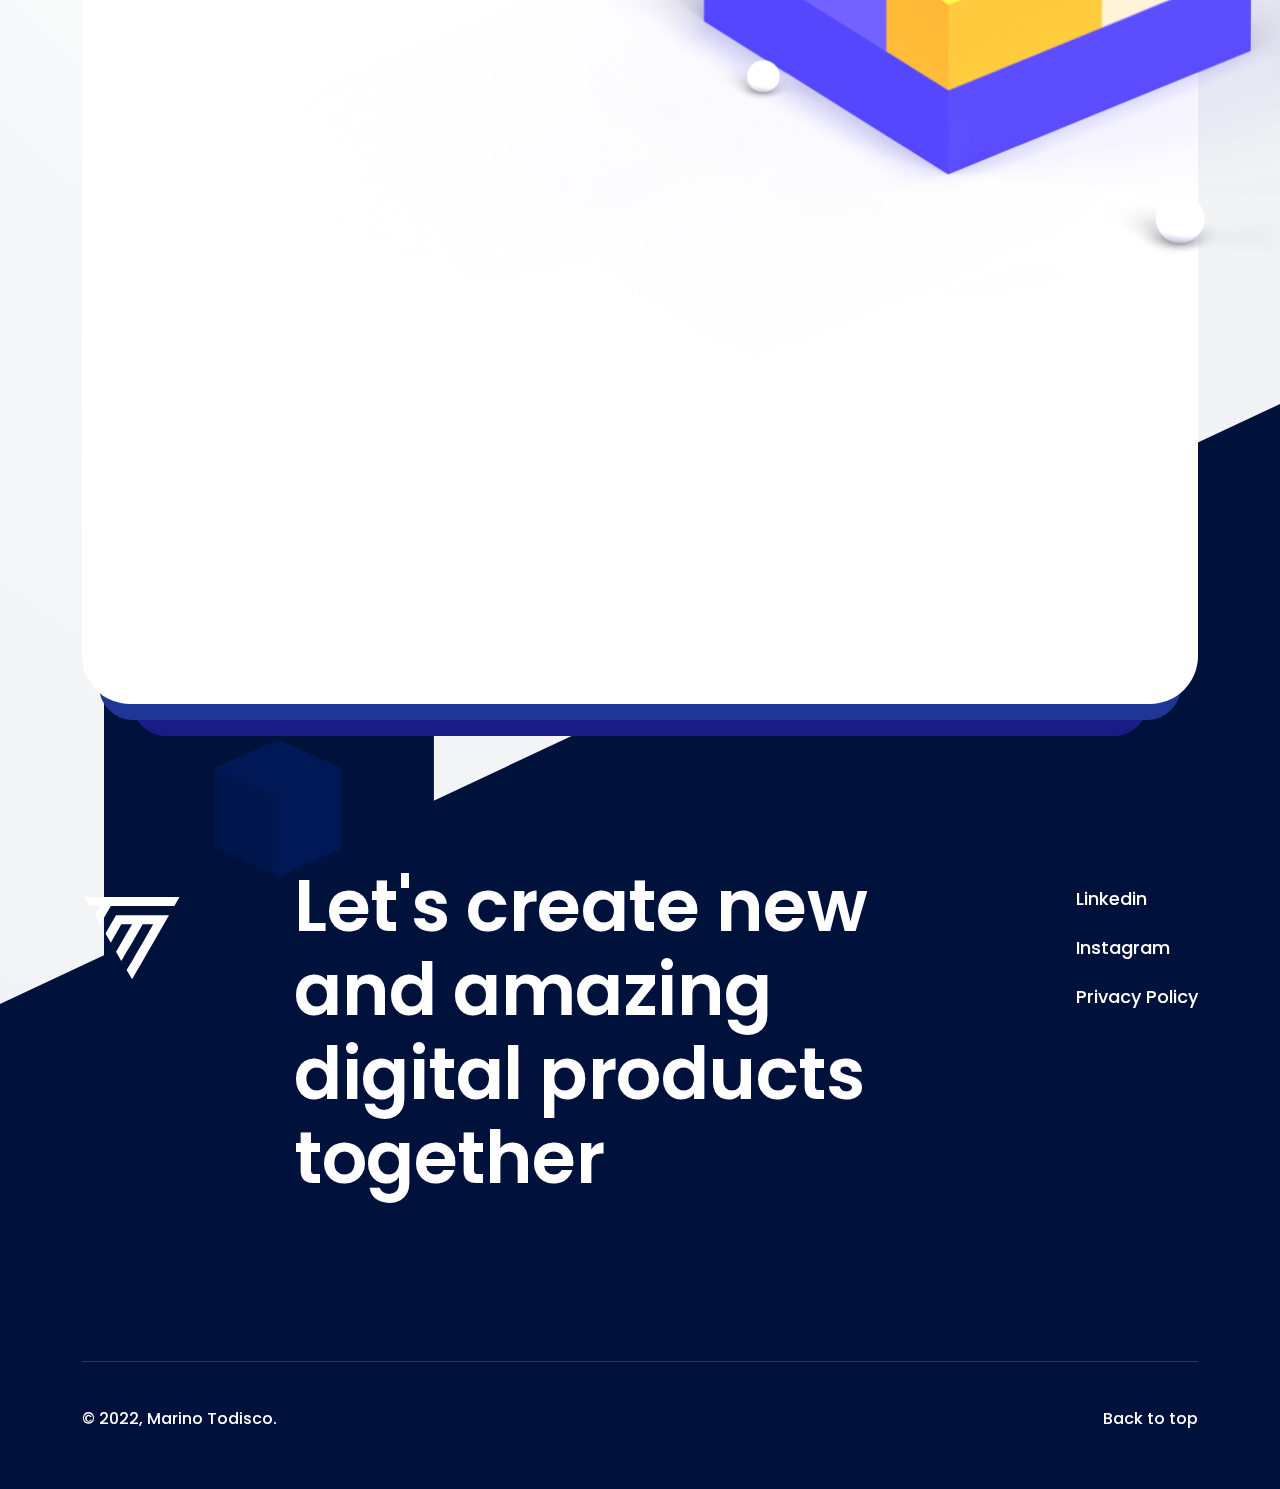
<file: botika-cs.html>
<!DOCTYPE html>
<html lang="en">
  <head>
    <meta charset="utf-8">
    <title>Case study - Botika</title>
    <meta http-equiv="X-UA-Compatible" content="IE=Edge">
    <meta name="viewport" content="width=device-width, initial-scale=1, maximum-scale=1.0, user-scalable=no">
    <meta name="format-detection" content="telephone=no">
    <!--===Favicon===-->
    <link rel="apple-touch-icon" sizes="180x180" href="img/favicon-32x32.png">
    <link rel="mask-icon" href="img/favicon-32x32.png" color="#000000">
    <link rel="icon" type="image/png" sizes="32x32" href="img/favicon-32x32.png">
    <link rel="icon" type="image/png" sizes="16x16" href="img/favicon-16x16.png">
    <!--===Meta===-->
    <meta name="msapplication-TileColor" content="#da532c">
    <meta name="theme-color" content="#ffffff">
    <meta name="description" content="Marino Todisco - Botika web design case study">
    <meta name="twitter:card" content="summary_large_image">
    <meta name="twitter:site" content="Marino Todisco - UX/UI Designer based in Rimini">
    <meta name="twitter:title" content="Marino Todisco -Botika web design case study">
    <meta name="twitter:description" content="Marino Todisco - Botika web design case study">
    <meta name="twitter:creator" content="Marino">
    <meta name="twitter:image" content="https://marino16.github.io/img/case-studies/botikasite/botika_social_share.jpg">
    <meta property="og:title" content="Marino Todisco - Botika web design case study">
    <meta property="og:type" content="Let's create new and amazing digital experiences together">
    <meta property="og:url" content="https://marino16.github.io/img/case-studies/botikasite/botika_social_share.jpg">
    <meta property="og:image" content="https://marino16.github.io/img/case-studies/botikasite/botika_social_share.jpg">
    <meta property="og:description" content="Marino Todisco - Botika web design case study">
    <meta property="og:site_name" content="Marino Todisco - UX/UI Designer based in Rimini">
    <!--===Stylesheet===-->
    <link rel="stylesheet" media="all" href="css/app.css">
    <!-- Fancybox script setup -->
    <script src="https://code.jquery.com/jquery-3.3.1.min.js"></script>
    <link  href="./css/jquery.fancybox.min.css" rel="stylesheet">
    <script src="./js/lib/jquery.fancybox.min.js"></script>
    <!--===Script===-->
    <!-- Global site tag (gtag.js) - Google Analytics -->
    <script async src="https://www.googletagmanager.com/gtag/js?id=G-EJC89Q7BTS"></script>
    <script>
      window.dataLayer = window.dataLayer || [];
      function gtag(){dataLayer.push(arguments);}
      gtag('js', new Date());

      gtag('config', 'G-EJC89Q7BTS');
    </script>
    <script>var viewportmeta = document.querySelector('meta[name="viewport"]');
if (viewportmeta) {
  if (screen.width < 375) {
    var newScale = screen.width / 375;
    viewportmeta.content = 'width=375, minimum-scale=' + newScale + ', maximum-scale=1.0, user-scalable=no, initial-scale=' + newScale + '';
  } else {
    viewportmeta.content = 'width=device-width, maximum-scale=1.0, initial-scale=1.0';
  }
}</script>
  </head>
  <body>
    <div class="page">
      <div class="header js-header" id="header">
        <div class="header__center center"><a class="header__logo" href="index.html"><img class="header__pic" src="img/marino_logo.svg" alt="" /></a>
          <div class="header__social header__social_main"><a class="header__link" href="https://www.linkedin.com/in/marino-todisco-656b3815a/" target="_blank"><svg class="icon icon-dribbble">
                <use xlink:href="img/sprite.svg#linkedin-icon" ></use>
              </svg>Linkedin</a>
              <a class="header__link" href="https://www.instagram.com/marinotodisco/" target="_blank"><svg class="icon icon-instagram">
                <use xlink:href="img/sprite.svg#icon-instagram"></use>
              </svg>Instagram</a></div><button class="header__burger hamburger-cs js-header-burger"></button>
        </div>
        <div class="header__wrapper js-header-wrapper">
          <div class="header__preview"><a class="header__logo" href="index.html"><img class="header__pic" src="img/marino_logo_white.svg" alt="" /></a>
            <div class="header__img"><img class="header__pic" src="img/bg-header.png" alt="" /></div>
          </div>
          <div class="header__center center">
            <div class="header__contacts"><a class="header__line" href="mailto:todisco.marino@gmail.com">
                <div class="header__icon"><svg class="icon icon-email">
                    <use xlink:href="img/sprite.svg#icon-email"></use>
                  </svg></div>
                <div class="header__text">todisco.marino@gmail.com</div>
              </a>
              <div class="header__line">
                <div class="header__icon"><svg class="icon icon-place">
                    <use xlink:href="img/sprite.svg#icon-place"></use>
                  </svg></div>
                <div class="header__text">
                  <p>Rimini,Italy</p>
                  <p></p>
                </div>
              </div><a class="header__line" href="tel:+3292975194">
                <div class="header__icon"><svg class="icon icon-phone">
                    <use xlink:href="img/sprite.svg#icon-phone"></use>
                  </svg></div>
                <div class="header__text">+3292975194 </div>
              </a>
            </div>
            <nav class="header__nav"><a class="header__item" href="index.html"><span>Home</span></a></nav>

            <div class="header__social header__social_inner">
              <a class="header__link" href="https://www.linkedin.com/in/marino-todisco-656b3815a/"target="_blank">
                <svg class="icon icon-dribbble">
                  <use xlink:href="img/sprite.svg#linkedin-icon"></use>
                </svg>Linkedin</a>

                <a class="header__link" href="https://www.instagram.com/marinotodisco/"target="_blank">
                  <svg class="icon icon-instagram">
                  <use xlink:href="img/sprite.svg#icon-instagram"></use>
                </svg>Instagram</a>
              </div>
          </div>
        </div>
      </div>
      <!--===Product===-->
      <div class="product">
        <div class="product__head">
          <div class="product__center center">
            <div class="product__wrap">
              <div class="product__stage stage" data-aos="animation-scale-y">Botika Case Study</div>
              <h1 class="product__title title h1" data-aos="animation-scale-y" data-aos-delay="150">Botika website creation</h1>
              <div class="product__info h5" data-aos="animation-scale-y" data-aos-delay="300">#alchimistidigitali</div>
            </div>
            <div class="product__box product__box_show" data-aos="animation-translate-y">
              <div class="product__category">Services Provided</div>
              <ul class="product__list">
                <li>Research</li>
                <li>Information Architecture</li>
                <li>Wireframe</li>
                <li>UX Writing</li>
                <li>Content creation</li>
                <li>User Interface</li>
                <li>Web Design</li>
                <li>Communication</li>
              </ul>
            </div>
          </div>
        </div>
        <div class="product__bg" style="background-image: url('img/case-studies/botikasite/botika_bg.jpg')"></div>
        <div class="product__body">
          <div class="product__center center">
            <div class="product__box product__box_hide" data-aos="animation-scale-y">
              <div class="product__category">Services Provided</div>
              <ul class="product__list">
                <li>Research</li>
                <li>Information Architecture</li>
                <li>Wireframe</li>
                <li>UX Writing</li>
                <li>Content creation</li>
                <li>User Interface</li>
                <li>Web Design</li>
                <li>Communication</li>
              </ul>
            </div>
            <div class="product__row">
              <div class="product__overview h4" data-aos="animation-scale-y">Overview</div>
              <div class="product__content content" data-aos="animation-scale-y" data-aos-delay="200">
                <p>Creating a new website for Botika has been a great challenge: through an in-depth study of what to communicate and what to show to users, the website came to life last September!</p>
                <p>The design took into account the innovative feature of the company and explains what we do for companies, through artificial intelligence. 
                </p>
              </div>
            </div>
            <!--==Product Preview==-->
            <div class="product__preview"><img class="product__pic js-parallax" data-scale="1.6" data-orientation="right" src="img/case-studies/botikasite/botika_home.jpg" alt="botika home"></div>
            <!--<div class="product__review">
              <div class="product__author" data-aos="animation-scale-y">
                <div class="product__ava"><img class="product__pic" src="img/ava-1.jpg" alt=""></div>
                <div class="product__details">
                  <div class="product__man h5">Dash</div>
                  <div class="product__company">UI8</div>
                </div>
              </div>
              <div class="product__text" data-aos="animation-scale-y" data-aos-delay="200">“Be sure to check out the live preview and let us know your thoughts in the comments section below.”</div>
            </div>-->
          </div>
        </div>
      </div>
      <div class="discover">
        <div class="discover__center center">
          <h2 class="discover__title h1" data-aos="animation-scale-y">Discover.</h2>
          <div class="discover__row">
            <div class="discover__item" data-aos="animation-scale-y">
              <div class="discover__category h5">Requirements and desires</div>
              <ul class="discover__list">
                <li>We needed a new website that would show people the true essence of Botika.
                  In this new site, consisting of 10 pages, the user is taken through our history and projects, with a focus on our story and the solutions we adopted to solve problems to our customers. </li>
              </ul>
            </div>
          </div>
        </div>
        <div class="discover__circles"></div>
        <div class="figures">
          <div class="figures__preview"><img class="figures__pic" src="img/figures-1.png" alt=""/></div>
          <div class="figures__preview"><img class="figures__pic js-parallax" data-scale="1.6" data-orientation="up" src="img/figures-2.png" alt="" /></div>
          <div class="figures__preview"><img class="figures__pic js-parallax" data-scale="1.3" data-orientation="up" src="img/figures-3.png" alt="" /></div>
          <div class="figures__preview"><img class="figures__pic" src="img/figures-4.png" alt="" /></div>
          <div class="figures__preview"><img class="figures__pic js-parallax" data-scale="2.3" data-orientation="down" src="img/figures-5.png" alt="" /></div>
          <div class="figures__preview"><img class="figures__pic js-parallax" data-scale="2" data-orientation="up" src="img/figures-6.png" alt="" /></div>
        </div>
      </div>
      <div class="desc">
        <div class="desc__center center">
          <div class="desc__head">
            <div class="desc__title h4" data-aos="animation-scale-y">Approach</div>
            <div class="desc__content content" data-aos="animation-scale-y" data-aos-delay="200">
              <p>Being a site for the company where I work, my approach was to interview the people who work with me on it and ask them what feelings and values they wanted to communicate to the outside world.</p>
              <p>Once I understood the needs, I started to shape the ideas through drawings, post-its, whiteboards and designing.
                Together with the team, we managed to build a modern website: you can visit it <a href="https://botika.ai" target="_blank"> here!</a></p>
            </div>
          </div>
          <div class="desc__list">
            <!--test-->
            <a class="desc__preview" data-fancybox="gallery" href="img/case-studies/botikasite/btk-mockup.jpg" data-aos="animation-translate-y" data-aos-delay=""><img class="desc__pic" src="img/case-studies/botikasite/btk-mockup.jpg" alt="botika mockup">
              <div class="desc__zoom"><img class="desc__pic" src="img/arrow-up-right.svg" alt=""></div>
            </a>
            <a class="desc__preview" data-fancybox="gallery" href="img/case-studies/botikasite/botika_services.jpg" data-aos="animation-translate-y" data-aos-delay="200"><img class="desc__pic" src="img/case-studies/botikasite/botika_services.jpg" alt="botika services">
              <div class="desc__zoom"><img class="desc__pic" src="img/arrow-up-right.svg" alt=""></div>
            </a>
          </div>
            <!--==Buttons mobile
          <div class="desc__btns" data-aos="animation-scale-y"><button class="desc__btn btn btn_dark"><svg class="icon icon-arrow-left">
                <use xlink:href="img/sprite.svg#icon-arrow-left"></use>
              </svg><span class="btn__text">Prev</span></button><button class="desc__btn btn btn_purple"><span class="btn__text">Next</span><svg class="icon icon-arrow-right">
                <use xlink:href="img/sprite.svg#icon-arrow-right"></use>
              </svg></button></div>===-->
        </div>
      </div>
      <div class="wrapper wrapper_gradient">
        <div class="cases cases_other">
          <div class="cases__center center">
            <div class="cases__stage stage" data-aos="animation-scale-y">You may also like</div>
            <h2 class="cases__title h1" data-aos="animation-scale-y" data-aos-delay="200">Have a look</h2>
            <div class="cases__container">
              <div class="cases__slider owl-carousel js-slider-cases">
                <!--===Meeters PWA===-->
              <a class="cases__item"     data-aos="animation-translate-y" data-aos-delay="150" href="meeters-cs.html">
                <div class="cases__preview"><img class="cases__pic" src="img/case-studies/meeters/meeters_home.jpg" alt="meeters PWA">
                  <div class="cases__box">Case <br>Study</div>
                </div>
                <div class="cases__body">
                  <h4 class="cases__info h4">Meeters: build connections</h4>
                  <div class="cases__text">The digital event platform </div>
                </div>
              </a>
                <!--===Dog app===-->
              <a class="cases__item"     data-aos="animation-translate-y" data-aos-delay="200" href="dog-app-cs.html">
                <div class="cases__preview"><img class="cases__pic" src="img/dog_mockup_preview.png" alt="dog care app">
                  <div class="cases__box">Case <br>Study</div>
                </div>
                <div class="cases__body">
                  <h4 class="cases__info h4">Dog care app</h4>
                  <div class="cases__text">Find new friend for your dog or a job as dogsitter</div>
                </div>
              </a>
              <!--===Smart home app===-->
              <a class="cases__item" data-aos="animation-translate-y" data-aos-delay="300" href="smart-home-cs.html">
                <div class="cases__preview"><img class="cases__pic" src="img/smart_home_app.png" alt="smart home app">
                  <div class="cases__box">Case <br>Study</div>
                </div>
                <div class="cases__body">
                  <h4 class="cases__info h4">Smart Home app</h4>
                  <div class="cases__text">Manage your smart home with a tap</div>
                </div>
              </a>
              <!--===Hotel website redesign===-->
              <a class="cases__item"     data-aos="animation-translate-y" data-aos-delay="350" href="hotel-cs.html">
                <div class="cases__preview"><img class="cases__pic" src="img/hotel_website.png" alt="hotel website">
                  <div class="cases__box">Case <br>Study</div>
                </div>
                <div class="cases__body">
                  <h4 class="cases__info h4">Hotel website</h4>
                  <div class="cases__text">A website redesign for a beautiful hotel </div>
                </div>
              </a>
              <!--===Medical app===-->
              <a class="cases__item" data-aos="animation-translate-y" data-aos-delay="400" href="med-app-cs.html">
                <div class="cases__preview"><img class="cases__pic" src="img/health_app_ui.png" alt="health app">
                  <div class="cases__box">Case <br>Study</div>
                </div>
                <div class="cases__body">
                  <h4 class="cases__info h4">Health monitoring app</h4>
                  <div class="cases__text">A new way to monitoring people's health</div>
                </div>
              </a>
              <!--===Tiron app===-->
              <a class="cases__item" data-aos="animation-translate-y" data-aos-delay="450" href="tiron-app-cs.html">
                <div class="cases__preview"><img class="cases__pic" src="img/case-studies/tironapp/tironapp_home.jpg" alt="tiron app">
                  <div class="cases__box">Case <br>Study</div>
                </div>
                <div class="cases__body">
                  <h4 class="cases__info h4">Tiron:your business assistant</h4>
                  <div class="cases__text">Manage your appointments, faster</div>
                </div>
              </a>
              <!--===Tiron website===-->
              <a class="cases__item" data-aos="animation-translate-y" data-aos-delay="500" href="tiron-website-cs.html">
                <div class="cases__preview"><img class="cases__pic" src="img/case-studies/tironsite/tironweb_home.jpg" alt="tiron website">
                  <div class="cases__box">Case <br>Study</div>
                </div>
                <div class="cases__body">
                  <h4 class="cases__info h4">Tiron website</h4>
                  <div class="cases__text">A simple website for Tiron</div>
                </div>
              </a>
              </div>
            </div>
          </div>
          <div class="cases__figures">
            <div class="cases__figure"><img class="cases__pic js-parallax" data-scale="1.6" data-orientation="up" src="img/figure-2.png" alt=""></div>
            <div class="cases__figure"><img class="cases__pic js-parallax" data-scale="1.4" data-orientation="down" src="img/figure-3.png" alt=""></div>
          </div>
        </div>
        <!--===Contact form===-->
        <div class="wrapper wrapper_dark">
          <div class="contacts">
            <div class="contacts__center center">
              <div class="contacts__container">
                <div class="contacts__wrap" id="contact">
                  <div class="contacts__stage stage" data-aos="animation-scale-y">Say hello 👋</div>
                  <h2 class="contacts__title h1" data-aos="animation-scale-y" data-aos-delay="200">Let’s Work <br>Together.</h2>
                  <div class="contacts__info" data-aos="animation-scale-y" data-aos-delay="400">I’d love to meet up with you to discuss your venture, and potential collaborations.</div>
                </div>
                <div class="contacts__row">
                  <div class="contacts__details" data-aos="animation-translate-y"><a class="contacts__line" href="mailto:todisco.marino@gmail.com">
                      <div class="contacts__icon"><svg class="icon icon-email">
                          <use xlink:href="img/sprite.svg#icon-email"></use>
                        </svg></div>
                      <div class="contacts__text">todisco.marino@gmail.com</div>
                    </a>
                    <div class="contacts__line">
                      <div class="contacts__icon"><svg class="icon icon-place">
                          <use xlink:href="img/sprite.svg#icon-place"></use>
                        </svg></div>
                      <div class="contacts__text">
                        <p>Rimini, Italy</p>
                      </div>
                    </div>
                    <!--<a class="contacts__line" href="tel:+000000">
                      <div class="contacts__icon"><svg class="icon icon-phone">
                          <use xlink:href="img/sprite.svg#icon-phone"></use>
                        </svg></div>
                      <div class="contacts__text">+0000000</div>
                    </a>-->
                  </div>
                  <!--<form id="contact-form" action="https://formsubmit.co/todisco.marino@gmail.com" method="POST" class="contacts__form" data-aos="animation-translate-y" data-aos-delay="200">
                    <input type="hidden" name="_next" value="https://marino16.github.io/success.html">  
                    <div class="contacts__field field">
                      <div class="field__wrap"><input class="field__input" type="text" name="name" placeholder="Name" />
                        <div class="field__icon"><svg class="icon icon-profile">
                            <use xlink:href="img/sprite.svg#icon-profile"></use>
                          </svg></div>
                      </div>
                    </div>
                    <div class="contacts__field field">
                      <div class="field__wrap"><input class="field__input" type="email" name="email" id="form-email" placeholder="Email (required)"/>
                        <div class="field__icon"><svg class="icon icon-send">
                            <use xlink:href="img/sprite.svg#icon-send"></use>
                          </svg></div>
                      </div>
                    </div>
                    <div class="contacts__field field">
                      <div class="field__wrap"><select class="field__select" name="question">
                          <option>What are you working on?</option>
                          <option>What are you working on? 2</option>
                        </select>
                        <div class="field__icon"><svg class="icon icon-arrows">
                            <use xlink:href="img/sprite.svg#icon-arrows"></use>
                          </svg></div>
                      </div>
                    </div>
                    <div class="contacts__field field field_textarea">
                      <div class="field__wrap"><textarea class="field__textarea" name="message" placeholder="Message"></textarea>
                        <div class="field__icon"><svg class="icon icon-message">
                            <use xlink:href="img/sprite.svg#icon-message"></use>
                          </svg></div>
                          <div class="g-recaptcha brochure__form__captcha"  style="margin-top:20px" data-sitekey="6LfM3HgeAAAAAFlMl3g1sbOyKwpIJcljAEexz_ZV"></div>  
                      </div>
                    </div>
                    <div class="contacts__btn"><button id="btn-form" disabled class="btn btn_purple"><span class="btn__text">Let’s Talk</span><svg class="icon icon-arrow-right">
                          <use xlink:href="img/sprite.svg#icon-arrow-right"></use>
                        </svg></button></div>
                  </form>-->
                </div>
                <div class="contacts__category h5">Let’s connect</div>
                <div class="contacts__social">
                  <div class="contacts__box" data-aos="animation-translate-y"data-aos-delay="150"><a class="contacts__link" href="https://www.linkedin.com/in/marino-todisco-656b3815a/" target="_blank"><svg class="icon icon-instagram">
                        <use xlink:href="img/sprite.svg#linkedin-icon"></use>
                      </svg>
                      <div class="contacts__text">Linkedin</div>
                    </a></div>
                  <div class="contacts__box" data-aos="animation-translate-y" data-aos-delay="300"><a class="contacts__link" href="https://www.instagram.com/marinotodisco/" target="_blank"><svg class="icon icon-instagram">
                        <use xlink:href="img/sprite.svg#icon-instagram"></use>
                      </svg>
                      <div class="contacts__text">Instagram</div>
                    </a></div>
                </div>
                <div class="figures">
                  <div class="figures__preview"><img class="figures__pic" src="img/figures-1.png" alt="" /></div>
                  <div class="figures__preview"><img class="figures__pic js-parallax" data-scale="1.6" data-orientation="up" src="img/figures-2.png" alt="" /></div>
                  <div class="figures__preview"><img class="figures__pic js-parallax" data-scale="1.3" data-orientation="up" src="img/figures-3.png" alt="" /></div>
                  <div class="figures__preview"><img class="figures__pic" src="img/figures-4.png" alt="" /></div>
                  <div class="figures__preview"><img class="figures__pic js-parallax" data-scale="2.3" data-orientation="down" src="img/figures-5.png" alt="" /></div>
                  <div class="figures__preview"><img class="figures__pic js-parallax" data-scale="2" data-orientation="up" src="img/figures-6.png" alt="" /></div>
                </div>
              </div>
            </div>
          </div>
          <div class="footer">
            <div class="footer__center center">
              <div class="footer__body"><a class="footer__logo" href="index.html"><img class="footer__pic" src="img/marino_logo_footer.svg" alt="" /></a>
                <div class="footer__wrap">
                  <div class="footer__title h1">Let's create new and amazing digital products together</div>
                  <!--<div class="footer__info h4">Let’s make it an amazing one.</div>-->
                </div>
                <div class="footer__menu"><!--<a class="footer__link" href="#">About Me</a><a class="footer__link" href="#">Projects</a><a class="footer__link" href="#">Contact</a>--><a class="footer__link" href="https://www.linkedin.com/in/marino-todisco-656b3815a/" target="_blank">Linkedin</a><a class="footer__link" href="https://www.instagram.com/marinotodisco/" target="_blank">Instagram</a><a class="footer__link" href="privacy-policy.html" target="_blank">Privacy Policy</a>
                
                </div>
              </div>
              <div class="footer__bottom">
                <div class="footer__copyright">© 2022, Marino Todisco.</div><a class="footer__scroll js-scroll" href="#header">Back to top</a>
              </div>
            </div>
            <div class="footer__bg">
              <div class="footer__preview"><img class="footer__pic js-parallax" data-scale="1.5" data-orientation="down" src="img/footer-cube-1.png" alt="" /></div>
              <!--<div class="footer__preview"><img class="footer__pic js-parallax" data-scale="1.8" data-orientation="up" src="img/footer-cube-1.png" alt="" /></div>-->
            </div>
          </div>
        </div>
      </div>
      <div class="cursor"></div>
    <script src="js/app.js"></script>
    <script src="js/common.js"></script>
  </body>
</html>
</file>
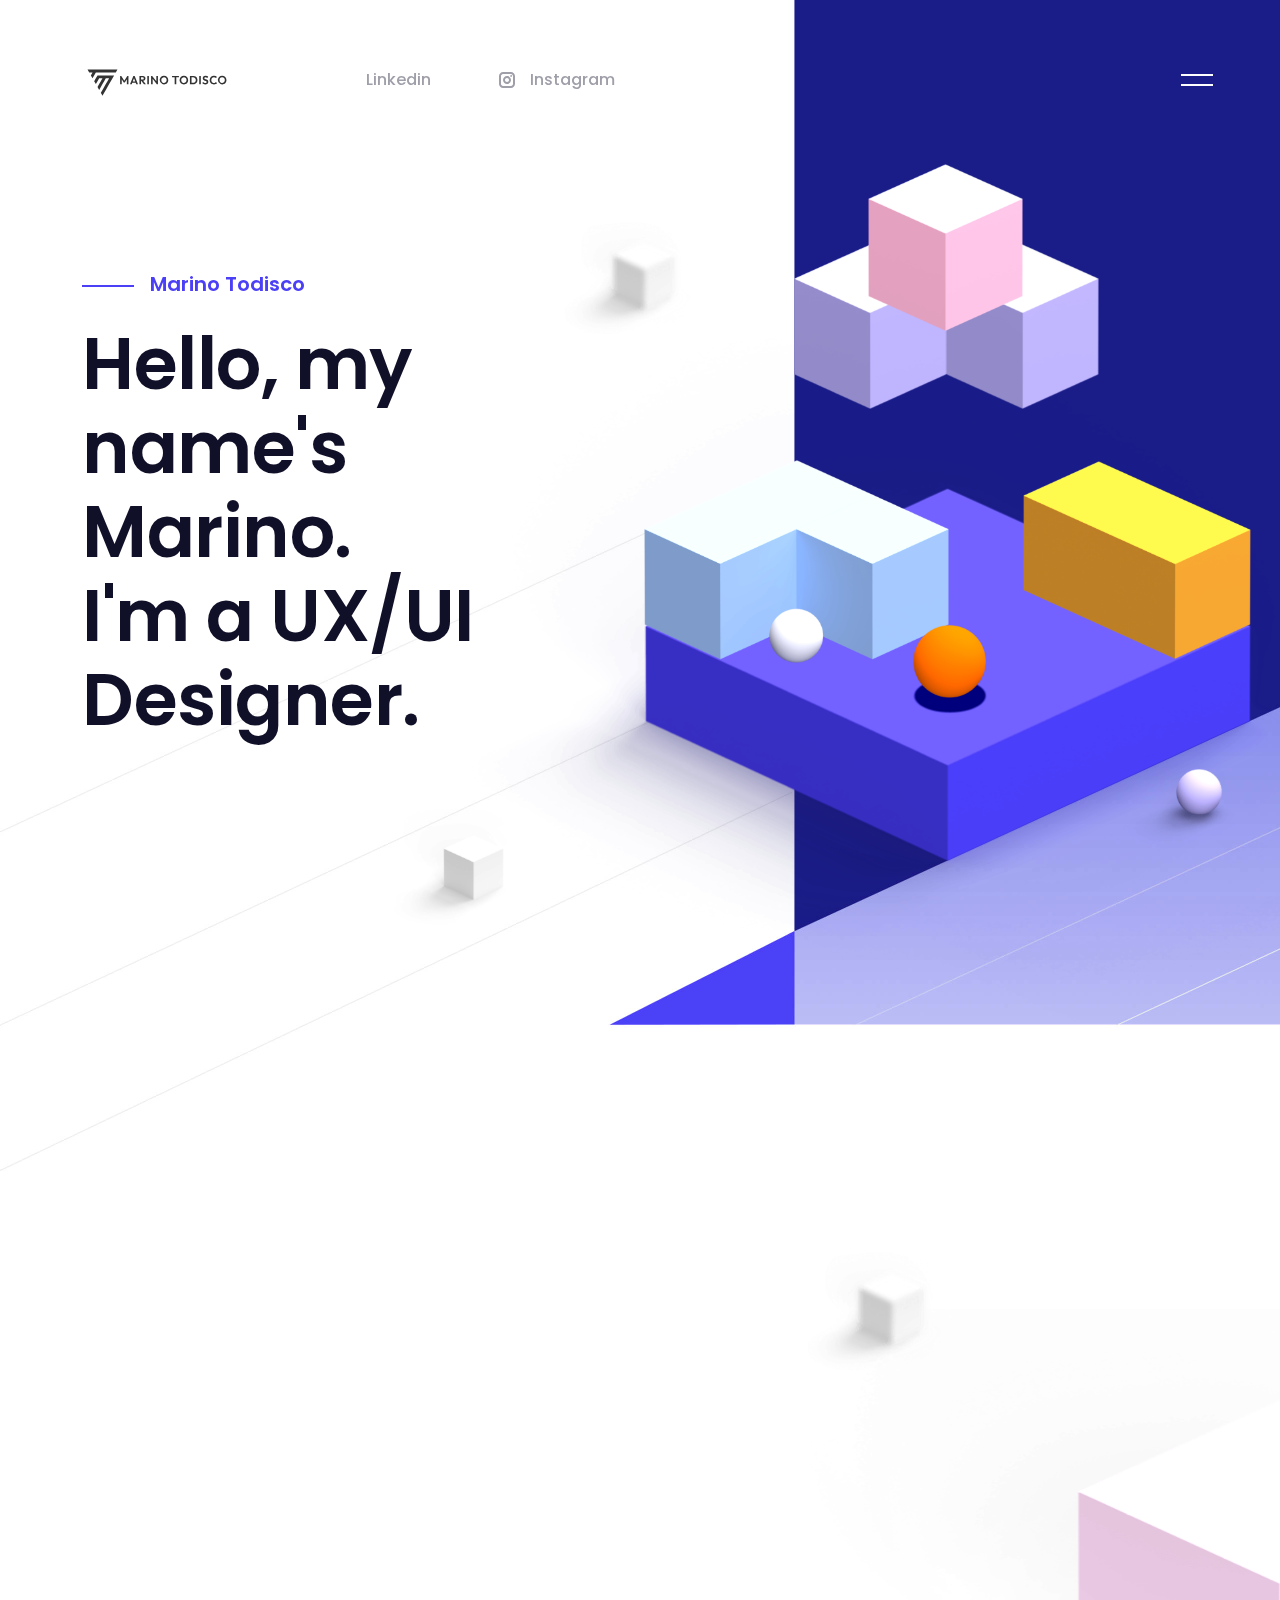
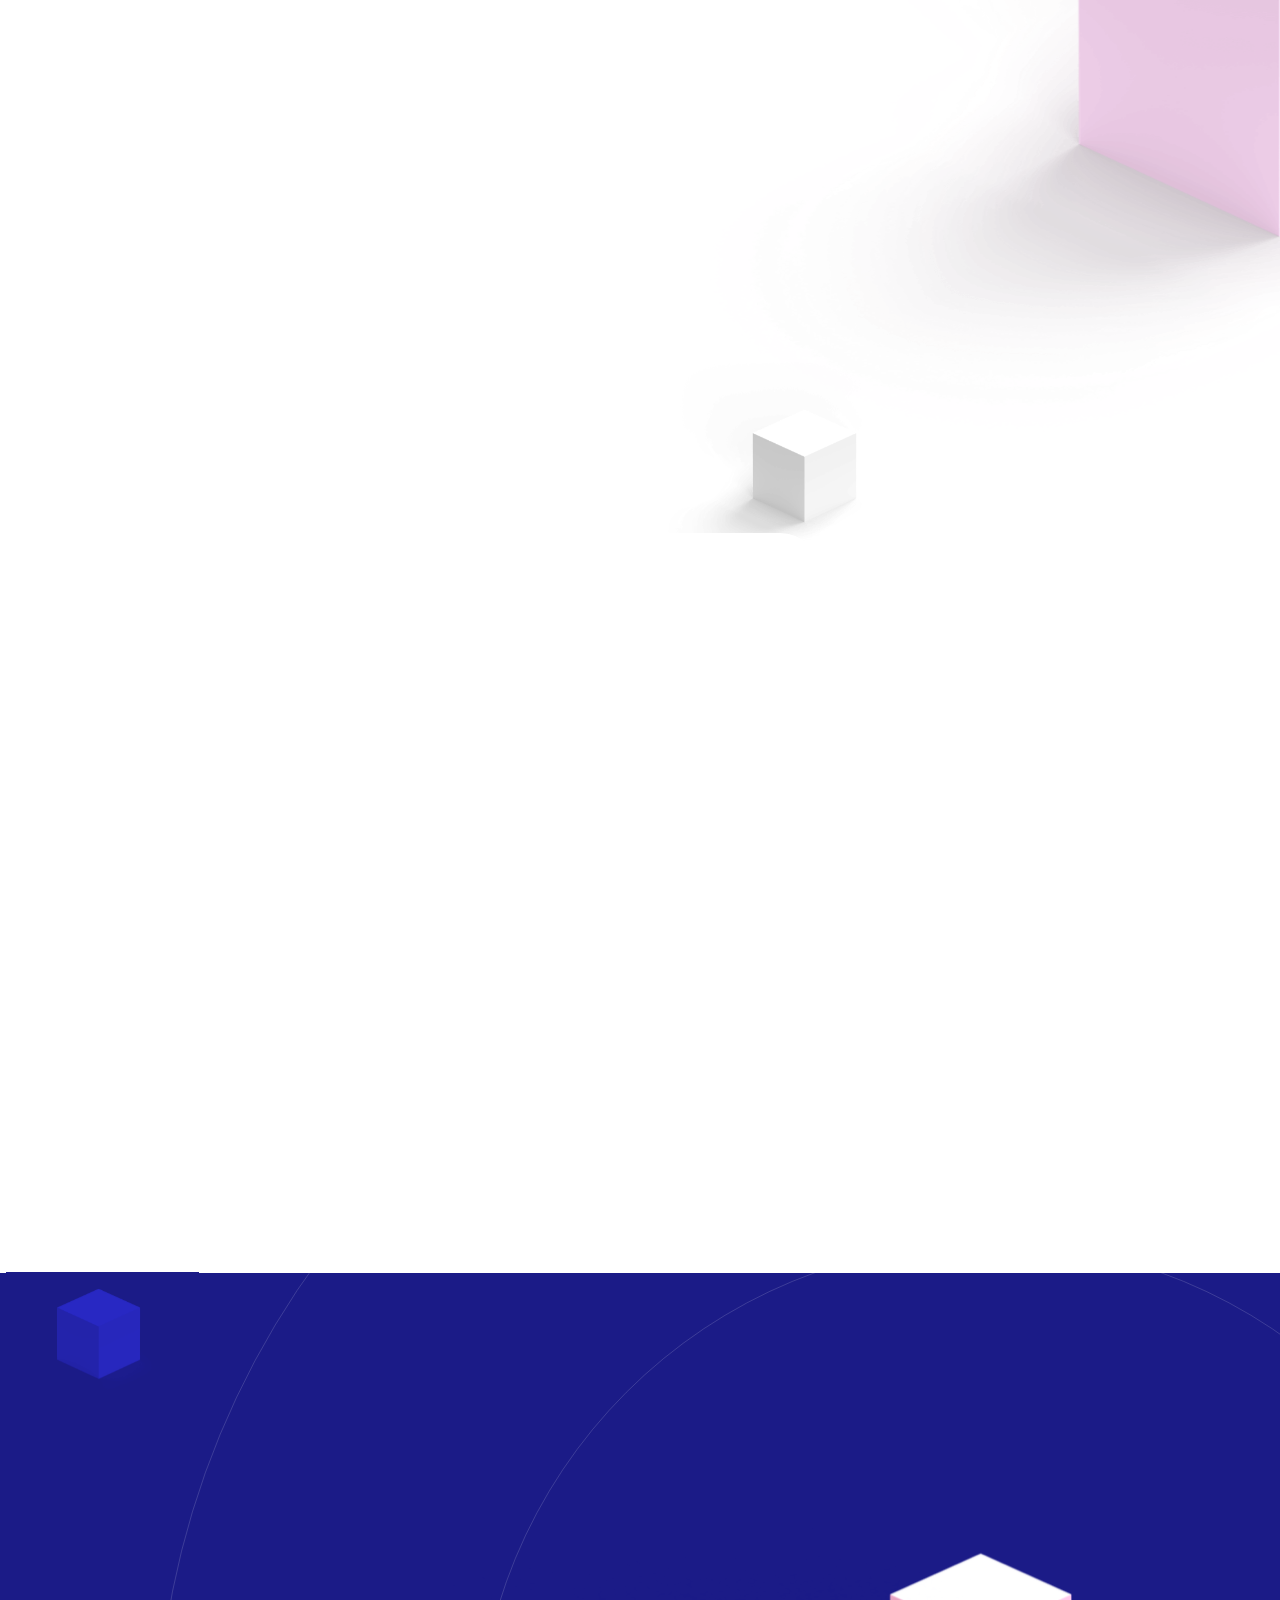
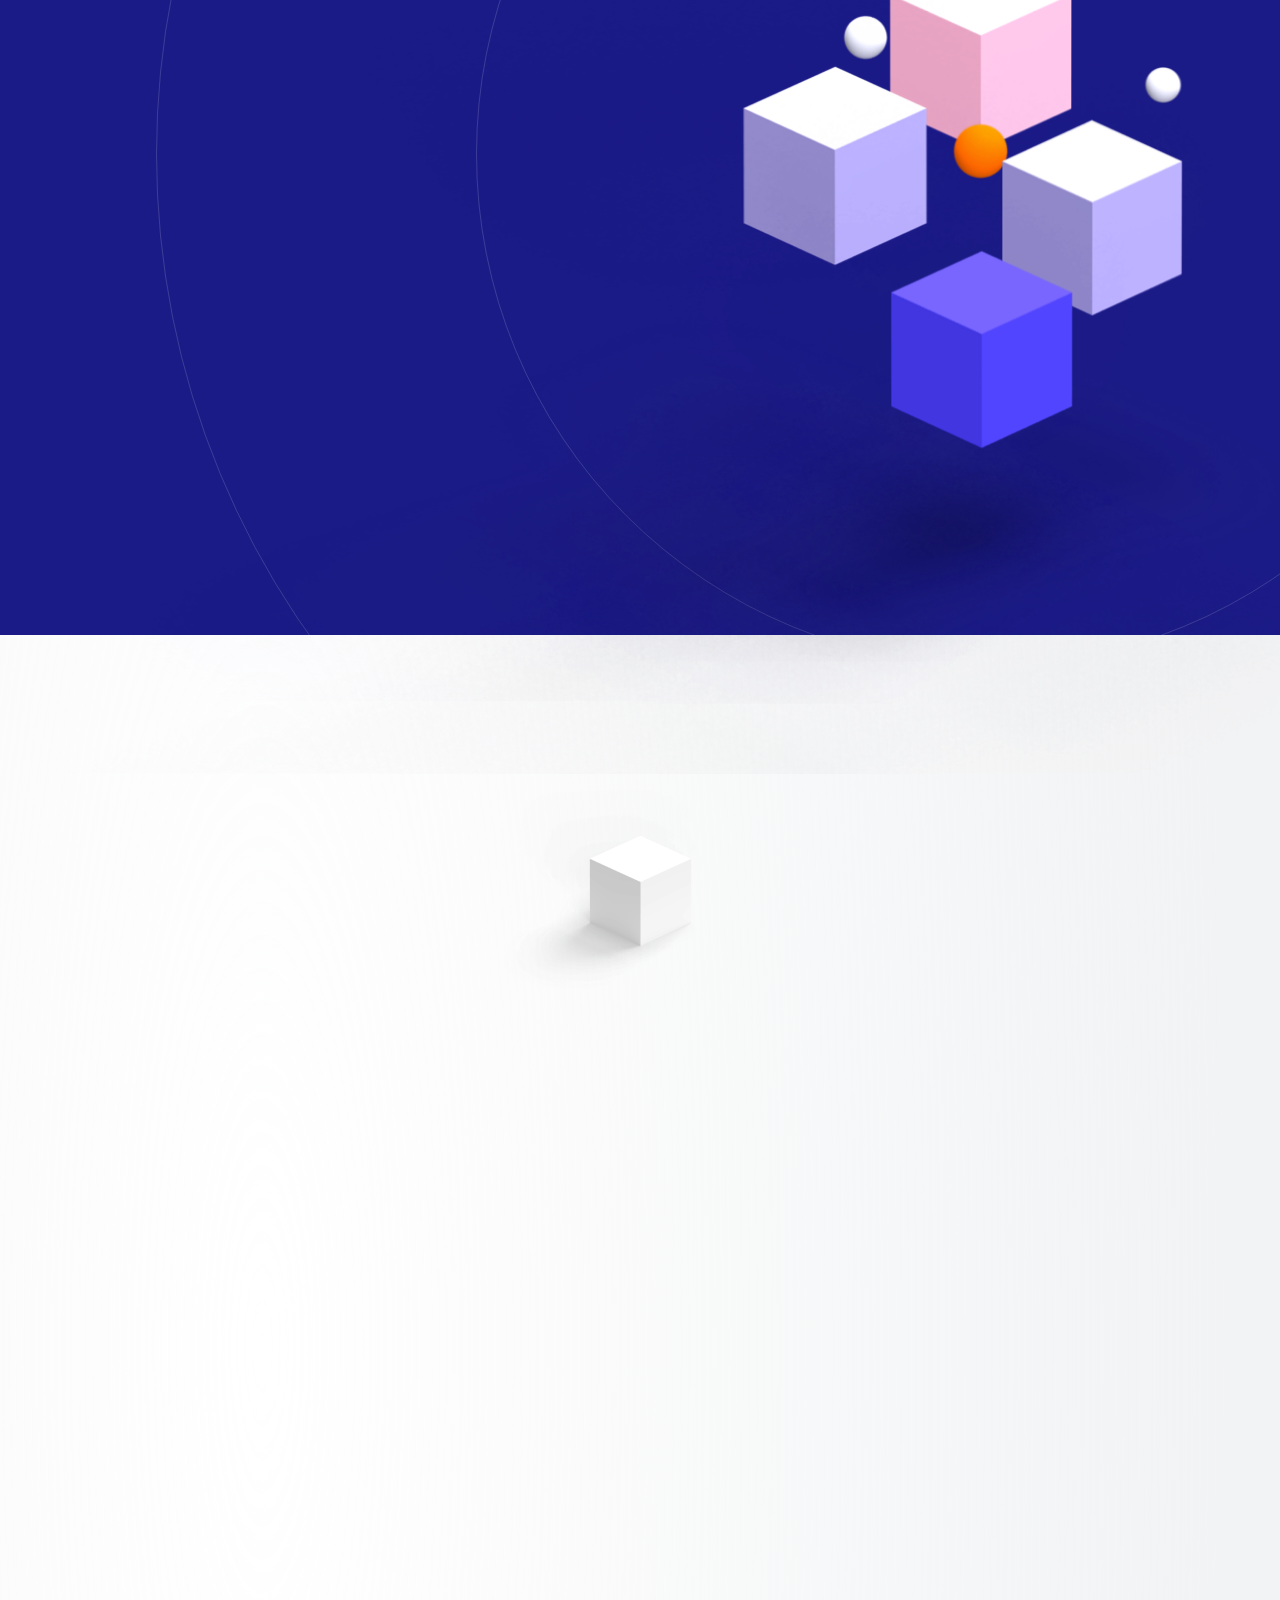
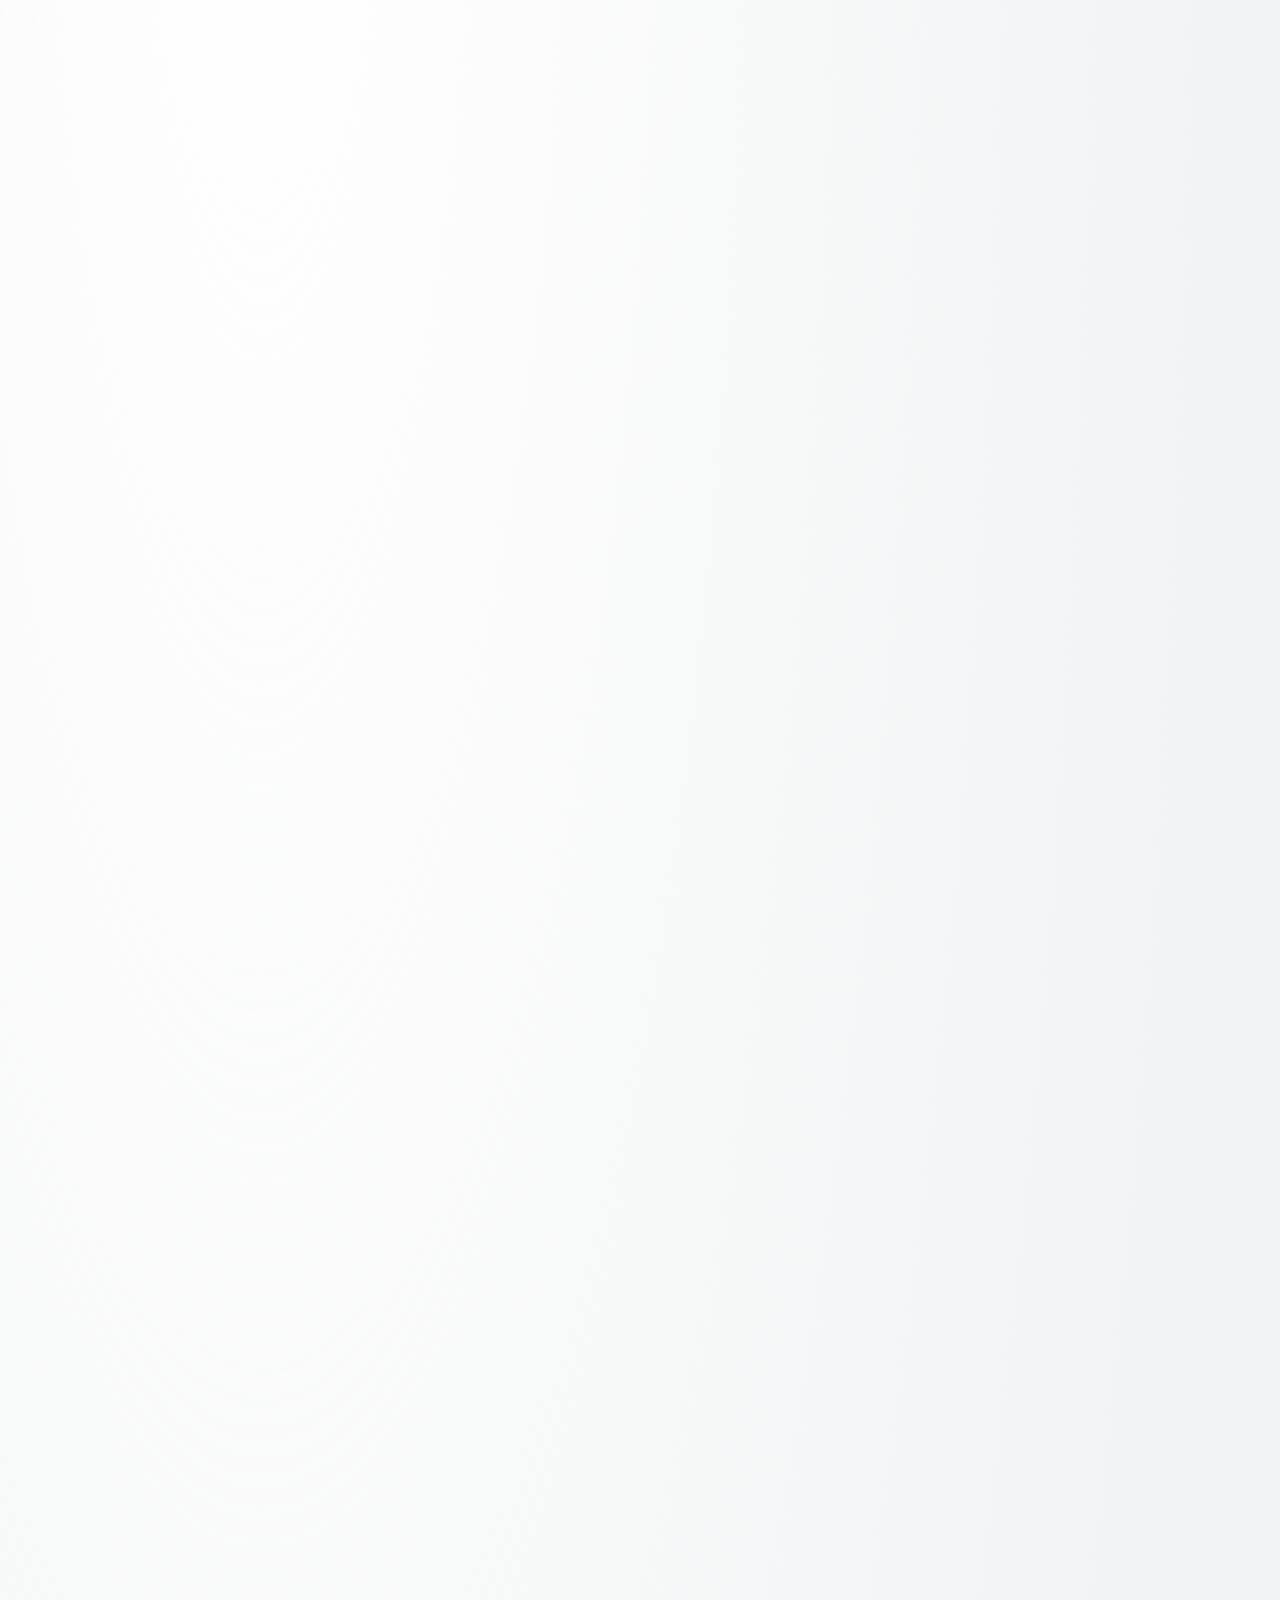
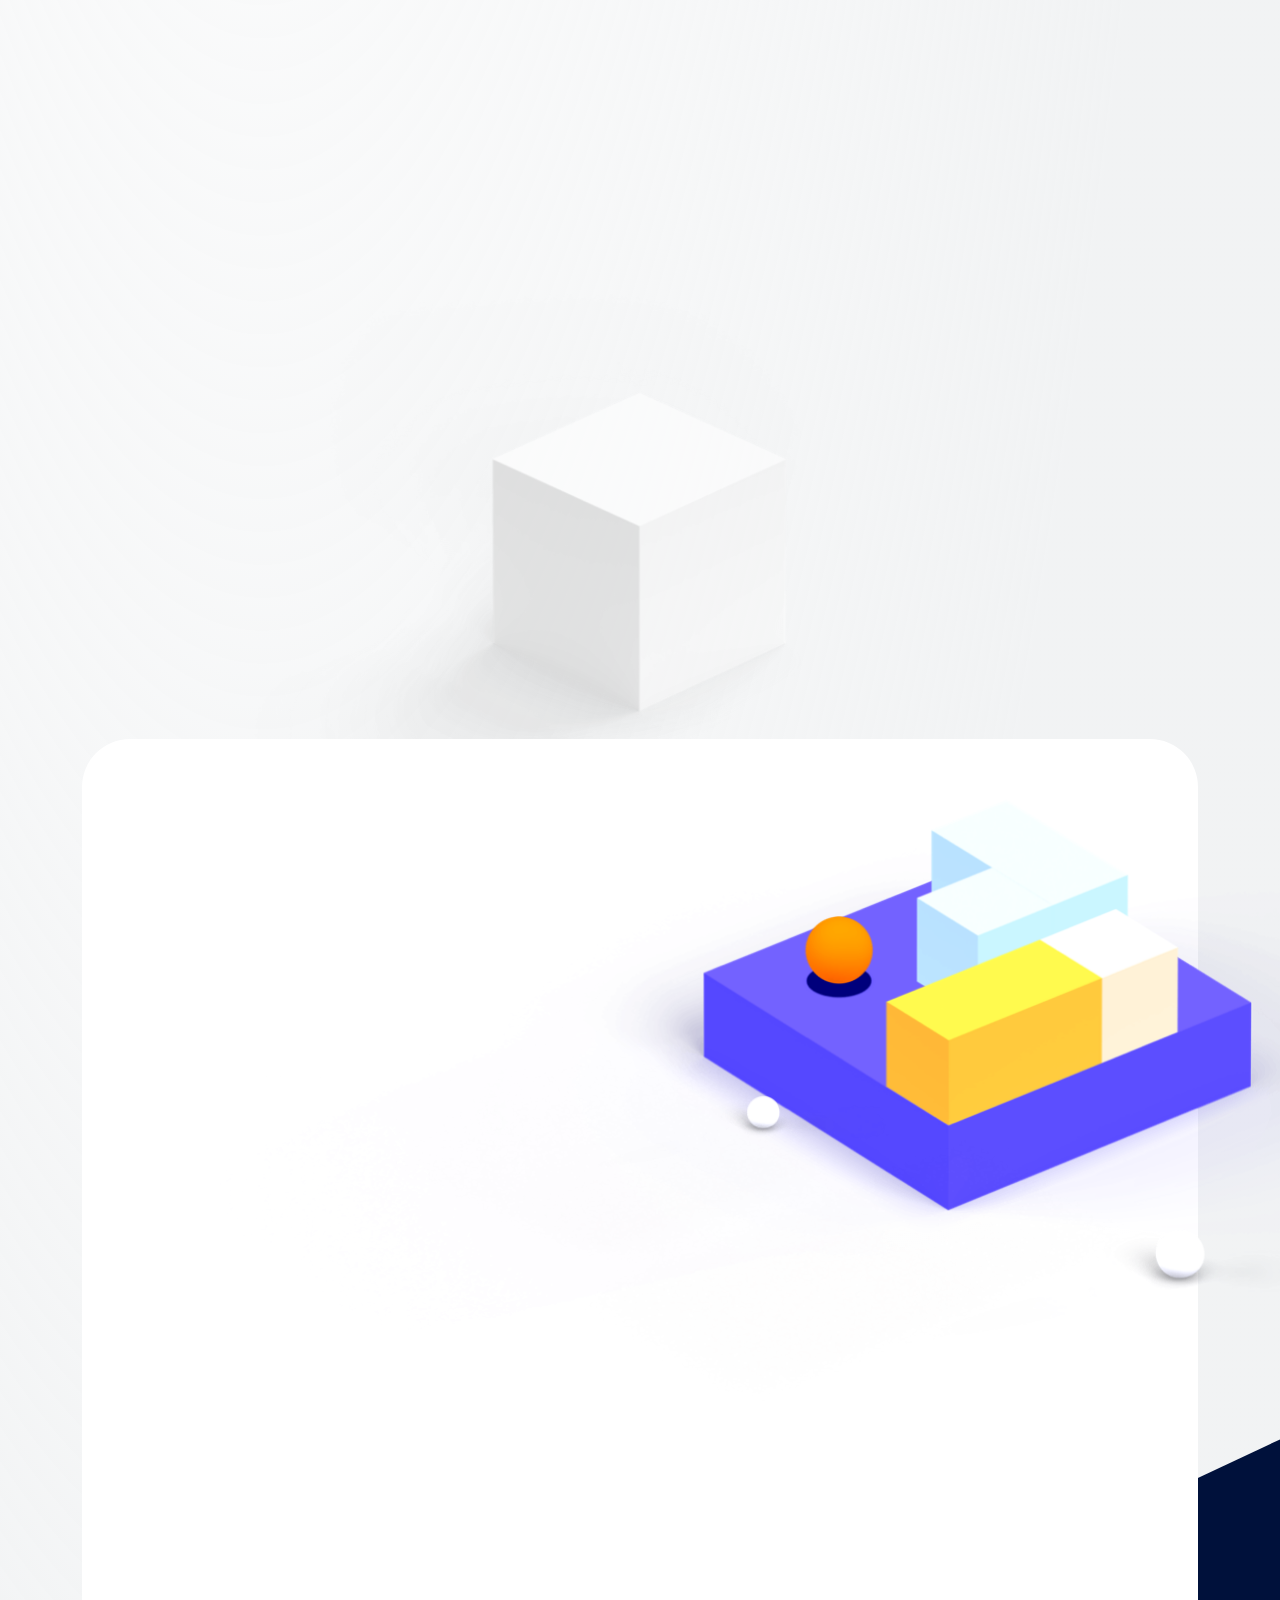
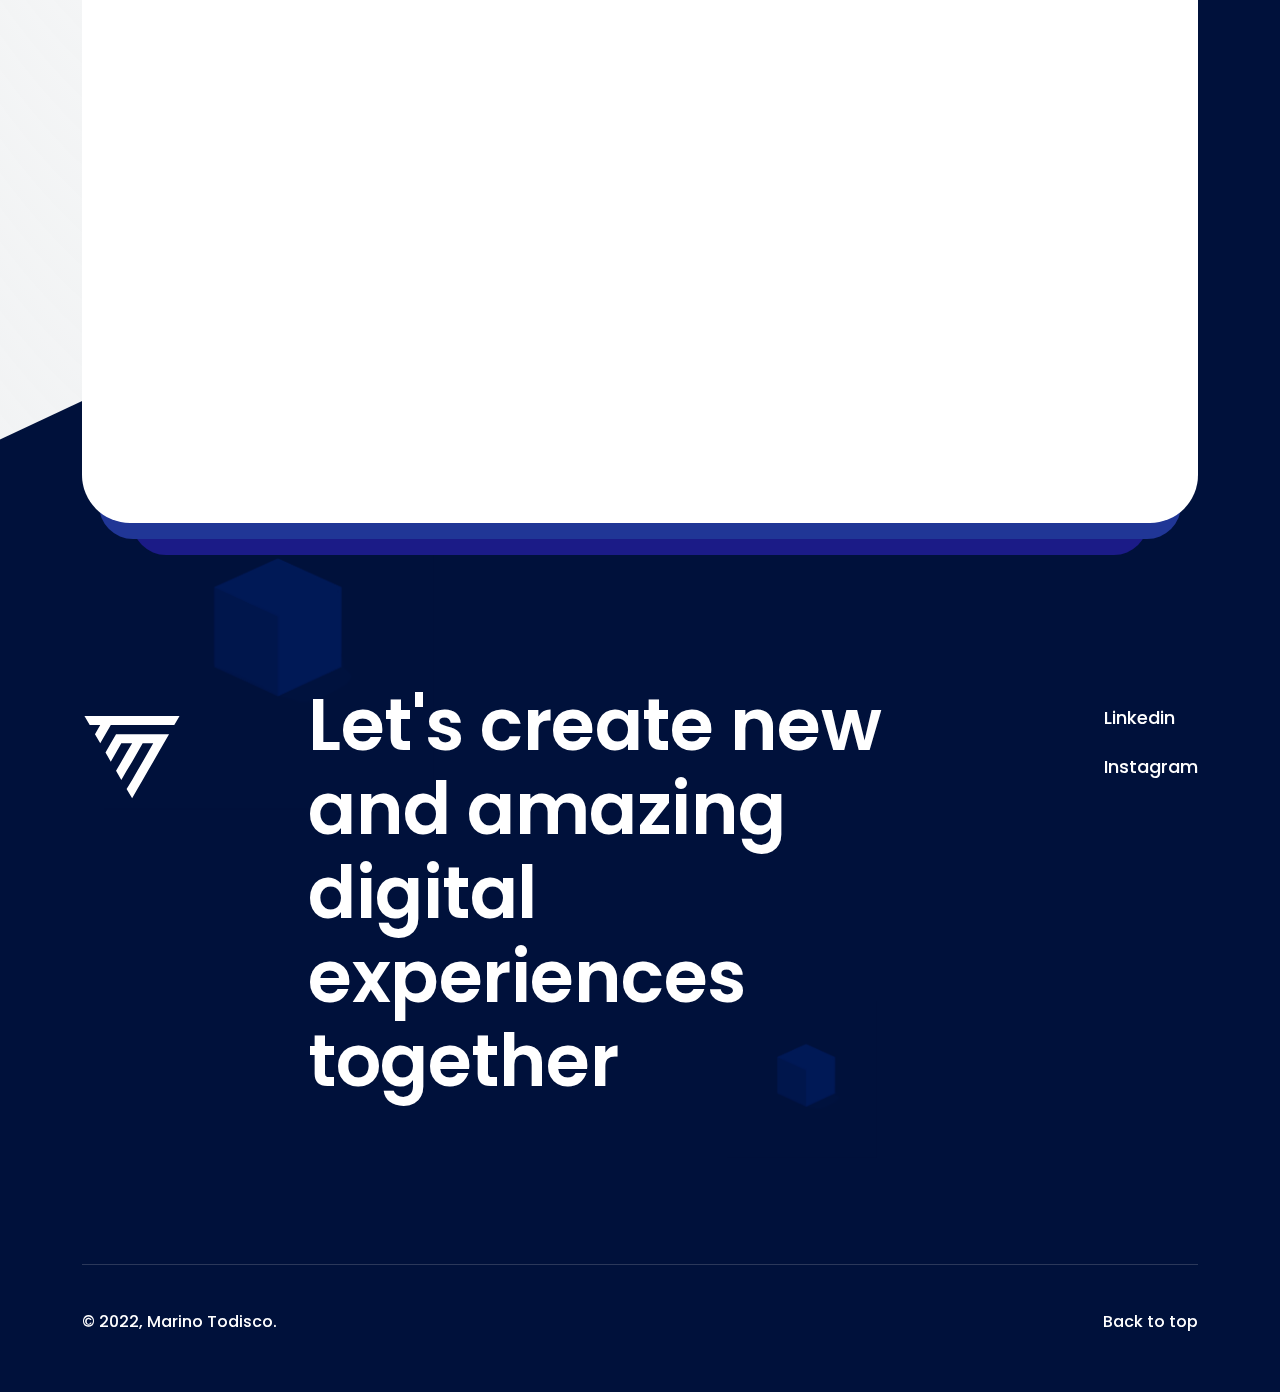
<file: contactf.html>
<!DOCTYPE html>
<html lang="en" style="scroll-behavior: smooth;">
  <head>
    <meta charset="utf-8">
    <title>Marino Todisco - UX/UI Designer based in Rimini</title>
    <meta http-equiv="X-UA-Compatible" content="IE=Edge">
    <meta name="viewport" content="width=device-width, initial-scale=1, maximum-scale=1.0, user-scalable=no">
    <meta name="format-detection" content="telephone=no">
    <!--===Favicon===-->
    <link rel="apple-touch-icon" sizes="180x180" href="img/favicon-32x32.png">
    <link rel="icon" type="image/png" sizes="32x32" href="img/favicon-32x32.png">
    <link rel="icon" type="image/png" sizes="16x16" href="img/favicon-16x16.png">
    <!--===Meta===-->
    <meta name="msapplication-TileColor" content="#da532c">
    <meta name="theme-color" content="#ffffff">
    <meta name="description" content="Marino Todisco - UX/UI Designer based in Rimini">
    <meta name="twitter:card" content="summary_large_image">
    <meta name="twitter:site" content="Marino Todisco's portfolio">
    <meta name="twitter:title" content="Marino Todisco - UX/UI Designer based in Rimini">
    <meta name="twitter:description" content="Let's create new and amazing digital experiences together">
    <meta name="twitter:creator" content="Marino">
    <meta name="twitter:image" content="https://marino16.github.io/img/social_image.jpg">
    <meta property="og:title" content="Marino Todisco - UX/UI Designer based in Rimini">
    <meta property="og:type" content="Let's create new and amazing digital experiences together">
    <meta property="og:url" content="https://marino16.github.io/img/social_image.jpg">
    <meta property="og:image" content="https://marino16.github.io/img/social_image.jpg">
    <meta property="og:description" content="Marino Todisco's portfolio">
    <meta property="og:site_name" content="Marino Todisco - UX/UI Designer based in Rimini">
    <!--===Stylesheet===-->
    <link rel="stylesheet" media="all" href="css/app.css">
    <!--===Script===-->
    <script src="https://www.google.com/recaptcha/api.js"></script>
    <script>var viewportmeta = document.querySelector('meta[name="viewport"]');
if (viewportmeta) {
  if (screen.width < 375) {
    var newScale = screen.width / 375;
    viewportmeta.content = 'width=375, minimum-scale=' + newScale + ', maximum-scale=1.0, user-scalable=no, initial-scale=' + newScale + '';
  } else {
    viewportmeta.content = 'width=device-width, maximum-scale=1.0, initial-scale=1.0';
  }
}</script>
  </head>
  <body>
    <div class="page">
      <div class="main">
        <!--===Header===-->
        <div class="header js-header" id="header">
          <div class="header__center center"><a class="header__logo" href="index.html"><img class="header__pic" src="img/marino_logo.svg" alt="" /></a>
            <div class="header__social header__social_main"><a class="header__link" href="https://www.linkedin.com/in/marino-todisco-656b3815a/" target="_blank"><svg class="icon icon-dribbble">
                  <use xlink:href="img/sprite.svg#linkedin-icon" ></use>
                </svg>Linkedin</a>
                <a class="header__link" href="https://www.instagram.com/marinotodisco/" target="_blank"><svg class="icon icon-instagram">
                  <use xlink:href="img/sprite.svg#icon-instagram"></use>
                </svg>Instagram</a></div><button class="header__burger js-header-burger"></button>
          </div>
          <div class="header__wrapper js-header-wrapper">
            <div class="header__preview"><a class="header__logo" href="index.html"><img class="header__pic" src="img/marino_logo_white.svg" alt="" /></a>
              <div class="header__img"><img class="header__pic" src="img/bg-header.png" alt="" /></div>
            </div>
            <div class="header__center center">
              <div class="header__contacts"><a class="header__line" href="mailto:todisco.marino@gmail.com">
                  <div class="header__icon"><svg class="icon icon-email">
                      <use xlink:href="img/sprite.svg#icon-email"></use>
                    </svg></div>
                  <div class="header__text">todisco.marino@gmail.com</div>
                </a>
                <div class="header__line">
                  <div class="header__icon"><svg class="icon icon-place">
                      <use xlink:href="img/sprite.svg#icon-place"></use>
                    </svg></div>
                  <div class="header__text">
                    <p>Rimini,Italy</p>
                    <p></p>
                  </div>
                </div><a class="header__line" href="tel:+3292975194">
                  <div class="header__icon"><svg class="icon icon-phone">
                      <use xlink:href="img/sprite.svg#icon-phone"></use>
                    </svg></div>
                  <div class="header__text">+3292975194 </div>
                </a>
              </div>
              <!--<nav class="header__nav"><a class="header__item" href="index.html#about"><span>About</span></a><a class="header__item" href="index.html#work"><span>Work</span></a><a class="header__item" href="index.html#work"></a><a class="header__item" href="index.html#contact"><span>Contact</span></a></nav>-->

              <div class="header__social header__social_inner"><a class="header__link" href="https://www.linkedin.com/in/marino-todisco-656b3815a/"target="_blank"><svg class="icon icon-dribbble">
                    <use xlink:href="img/sprite.svg#linkedin-icon"></use>
                  </svg>Linkedin</a>

                  <a class="header__link" href="https://www.instagram.com/marinotodisco/"target="_blank"><svg class="icon icon-instagram">
                    <use xlink:href="img/sprite.svg#icon-instagram"></use>
                  </svg>Instagram</a></div>
            </div>
          </div>
        </div>
          <!--===Header===-->
        <div class="main__bg" id="about"><img class="main__pic" src="img/bg-main.jpg" alt=""></div>
        <div class="main__center center">
          <div class="main__wrap">
            <div class="main__stage stage" data-aos="transform">Marino Todisco</div>
            <h1 class="main__title title h1"><span data-aos="transform" data-aos-delay="150">Hello, my</span><span data-aos="transform" data-aos-delay="300">name's Marino.</span><span data-aos="transform" data-aos-delay="450">I'm a UX/UI</span><span data-aos="transform" data-aos-delay="600">Designer.</span></h1><a class="scroll js-scroll" href="#details" data-aos="transform">
              <div class="scroll__icon"><img class="scroll__pic" src="img/scroll.svg" alt=""></div>
              <div class="scroll__text">Scroll down</div>
            </a>
          </div>
        </div>
        <div class="main__view" data-aos>
          <div class="main__preview"><img class="main__pic" src="img/main-pic-6.png" alt=""></div>
          <div class="main__preview"><img class="main__pic js-parallax" data-scale="2.5" data-orientation="up" src="img/main-pic-1.png" alt=""></div>
          <div class="main__preview"><img class="main__pic js-parallax" data-scale="1.5" data-orientation="up" src="img/main-pic-2.png" alt=""></div>
          <div class="main__preview"><img class="main__pic" src="img/main-pic-3.png" alt=""></div>
          <div class="main__preview"><img class="main__pic" src="img/main-pic-4.png" alt=""></div>
          <div class="main__preview"><img class="main__pic js-parallax" data-scale="4.5" data-orientation="up" src="img/main-pic-5.png" alt=""></div>
          <div class="main__preview"><img class="main__pic js-parallax" data-scale="1.5" data-orientation="down" src="img/main-pic-7.png" alt=""></div>
        </div>
        <div class="main__figures">
          <div class="main__figure" data-aos="animation-translate-y"><img class="main__pic js-parallax" data-scale="2.2" data-orientation="down" src="img/figure-1.png" alt=""></div>
          <div class="main__figure" data-aos="animation-translate-y" data-aos-delay="200"><img class="main__pic js-parallax" data-scale="2.2" data-orientation="up" src="img/figure-2.png" alt=""></div>
          <div class="main__figure" data-aos="animation-translate-y" data-aos-delay="400"><img class="main__pic" src="img/figure-3.png" alt=""></div>
        </div>
      </div>
      <div class="details" id="details">
        <div class="details__center center">
          <div class="details__head" data-aos="animation-scale-y">
            <div class="details__stage stage">What I Do</div>
            <h3 class="details__info h3">I enjoy creating delightful, <br>human-centered digital experiences.</h3>
          </div>
          <h2 class="details__title" data-aos="animation-scale-y">Think. Make. <br>Solve. </h2>
          <div class="details__btn" data-aos="animation-translate-y"><button class="btn btn_purple"><a href="#contact" class="btn__text" style="color:white">Contact Me</a><svg class="icon icon-arrow-right">
                <use xlink:href="img/sprite.svg#icon-arrow-right"></use>
              </svg></button></div>
          <div class="details__container">
            <div class="details__slider owl-carousel js-slider-details">
              <div class="details__item">
                <div class="details__preview details__preview_hand" data-aos="animation-scale" data-aos-delay="150">
                  <div class="details__img"><img class="details__pic" src="img/hand.png" alt=""></div>
                </div>
                <h5 class="details__category h5" data-aos="animation-scale-y" data-aos-delay="150">Research</h5>
                <div class="details__text" data-aos="animation-scale-y" data-aos-delay="150">I listen to the client's needs and study the context/market.<br>That's the basis of good design. </div>
                <!--<div class="details__btn" data-aos="animation-scale-y" data-aos-delay="150"><button class="btn btn_dark">Find out more </button></div>-->
              </div>
              <div class="details__item">
                <div class="details__preview details__preview_cursor" data-aos="animation-scale" data-aos-delay="300">
                  <div class="details__img"><img class="details__pic" src="img/cursor.png" alt=""></div>
                </div>
                <h5 class="details__category h5" data-aos="animation-scale-y" data-aos-delay="300">User Experience</h5>
                <div class="details__text" data-aos="animation-scale-y" data-aos-delay="300">From data to wireframes: I carry out the iterative process and translate prototype testing into a better experience.</div>
                <!--<div class="details__btn" data-aos="animation-scale-y"><button class="btn btn_dark">Find out more </button></div>-->
              </div>
              <div class="details__item">
                <div class="details__preview details__preview_color" data-aos="animation-scale" data-aos-delay="450">
                  <div class="details__img"><img class="details__pic" src="img/color-picker.png" alt=""></div>
                </div>
                <h5 class="details__category h5" data-aos="animation-scale-y" data-aos-delay="450">UI Design</h5>
                <div class="details__text" data-aos="animation-scale-y" data-aos-delay="450">I create clean, simple and intuitive interfaces without neglecting beauty: a beautiful interface works better. </div>
                <!--<div class="details__btn" data-aos="animation-scale-y" data-aos-delay="300"><button class="btn btn_dark">Find out more </button></div>-->
              </div>
            </div>
          </div>
        </div>
        <div class="details__figures">
          <div class="details__figure"><img class="details__pic js-parallax" data-scale="2" data-orientation="down" src="img/figure-1.png" alt=""></div>
          <div class="details__figure"><img class="details__pic js-parallax" data-scale="2" data-orientation="up" src="img/figure-2.png" alt=""></div>
          <div class="details__figure"><img class="details__pic js-parallax" data-scale="1.2" data-orientation="up" src="img/figure-3.png" alt=""></div>
        </div><!--<a class="details__contact" href="#">Contact me</a>-->
      </div>
      <div class="work">
        <div class="work__circles"></div>
        <div class="work__center center">
          <div class="work__wrap">
            <div class="work__stage stage stage_pink" data-aos="animation-scale-y">Who I Work With</div>
            <h2 class="work__title title h1" data-aos="animation-scale-y" data-aos-delay="150">Innovators and technology enthusiasts.</h2>
            <div class="work__text" data-aos="animation-scale-y" data-aos-delay="300">Through resarch and design, I try to solve problems and improve the user experience of digital products</div><a class="scroll js-scroll" data-aos="animation-scale-y" href="#cases">
              <div class="scroll__icon"><img class="scroll__pic" src="img/scroll.svg" alt=""></div>
              <div class="scroll__text">Scroll down</div>
            </a>
          </div>
        </div>
        <div class="work__preview"><img class="work__pic js-parallax" data-scale="2" data-orientation="down" src="img/work-cube.png" alt=""></div>
        <div class="work__figures" data-aos>
          <div class="work__figure"><img class="work__pic js-parallax" data-scale="1.3" data-orientation="up" src="img/work-cube-1.png" alt=""></div>
          <div class="work__figure"><img class="work__pic js-parallax" data-scale="1.5" data-orientation="up left" src="img/work-cube-2.png" alt=""></div>
          <div class="work__figure"><img class="work__pic js-parallax" data-scale="1.3" data-orientation="up right" src="img/work-cube-3.png" alt=""></div>
          <div class="work__figure"><img class="work__pic" src="img/work-cube-4.png" alt=""></div>
          <div class="work__figure"><img class="work__pic js-parallax" data-scale="1.1" data-orientation="left" src="img/work-cube-5.png" alt=""></div>
          <div class="work__figure"><img class="work__pic js-parallax" data-scale="1.2" data-orientation="right" src="img/work-cube-6.png" alt=""></div>
          <div class="work__figure"><img class="work__pic js-parallax" data-scale="1.2" data-orientation="down" src="img/work-cube-7.png" alt=""></div>
        </div>
      </div>
      <div class="wrapper wrapper_gradient">
        <div class="cases cases_main" id="cases">
          <div class="cases__center center">
            <div id="work" class="cases__stage stage" data-aos="animation-scale-y">Portfolio</div>
            <h2 class="cases__title h1" data-aos="animation-scale-y" data-aos-delay="150">Look at My <br>Products</h2>
            <!--===<div class="cases__nav" data-aos="animation-scale-y" data-aos-delay="300"><a class="cases__link active" href="#">Website</a><a class="cases__link" href="#">Illustration</a><a class="cases__link" href="#">Mobile</a></div>===-->
            <div class="cases__list js-owl" data-items-mobile-portrait="1" data-items-mobile-album="1" data-autoheight>
              <!--===Meeters PWA===-->
              <a class="cases__item"     data-aos="animation-translate-y" data-aos-delay="150" href="meeters-cs.html">
                <div class="cases__preview"><img class="cases__pic" src="img/case-studies/meeters/meeters_home.jpg" alt="meeters PWA">
                  <div class="cases__box">Case <br>Study</div>
                </div>
                <div class="cases__body">
                  <h4 class="cases__info h4">Meeters: build connections</h4>
                  <div class="cases__text">The digital event platform </div>
                </div>
              </a>
              <!--===Dog app===-->
              <a class="cases__item"     data-aos="animation-translate-y" data-aos-delay="200" href="dog-app-cs.html">
                <div class="cases__preview"><img class="cases__pic" src="img/dog_mockup_preview.png" alt="dog care app">
                  <div class="cases__box">Case <br>Study</div>
                </div>
                <div class="cases__body">
                  <h4 class="cases__info h4">Dog care app</h4>
                  <div class="cases__text">Find new friend for your dog or a job as dogsitter</div>
                </div>
              </a>
              <!--===Botika website===-->
              <a class="cases__item"     data-aos="animation-translate-y" data-aos-delay="250" href="botika-cs.html">
                <div class="cases__preview"><img class="cases__pic" src="img/case-studies/botikasite/botika_home.jpg" alt="botika website">
                  <div class="cases__box">Case <br>Study</div>
                </div>
                <div class="cases__body">
                  <h4 class="cases__info h4">Botika website</h4>
                  <div class="cases__text">Bringing innovation to companies </div>
                </div>
              </a>
              <!--===Smart home app===-->
              <a class="cases__item" data-aos="animation-translate-y" data-aos-delay="300" href="smart-home-cs.html">
                <div class="cases__preview"><img class="cases__pic" src="img/smart_home_app.png" alt="smart home app">
                  <div class="cases__box">Case <br>Study</div>
                </div>
                <div class="cases__body">
                  <h4 class="cases__info h4">Smart Home app</h4>
                  <div class="cases__text">Manage your smart home with a tap</div>
                </div>
              </a>
              <!--===Hotel website redesign===-->
              <a class="cases__item"     data-aos="animation-translate-y" data-aos-delay="350" href="hotel-cs.html">
                <div class="cases__preview"><img class="cases__pic" src="img/hotel_website.png" alt="hotel website">
                  <div class="cases__box">Case <br>Study</div>
                </div>
                <div class="cases__body">
                  <h4 class="cases__info h4">Hotel website</h4>
                  <div class="cases__text">A website redesign for a beautiful hotel </div>
                </div>
              </a>
              <!--===Medical app===-->
              <a class="cases__item" data-aos="animation-translate-y" data-aos-delay="400" href="med-app-cs.html">
                <div class="cases__preview"><img class="cases__pic" src="img/health_app_ui.png" alt="health app">
                  <div class="cases__box">Case <br>Study</div>
                </div>
                <div class="cases__body">
                  <h4 class="cases__info h4">Health monitoring app</h4>
                  <div class="cases__text">A new way to monitoring people's health</div>
                </div>
              </a>
              <!--===Tiron app===-->
              <a class="cases__item" data-aos="animation-translate-y" data-aos-delay="450" href="tiron-app-cs.html">
                <div class="cases__preview"><img class="cases__pic" src="img/case-studies/tironapp/tironapp_home.jpg" alt="tiron app">
                  <div class="cases__box">Case <br>Study</div>
                </div>
                <div class="cases__body">
                  <h4 class="cases__info h4">Tiron:your business assistant</h4>
                  <div class="cases__text">Manage your appointments, faster</div>
                </div>
              </a>
              <!--===Tiron website===-->
              <a class="cases__item" data-aos="animation-translate-y" data-aos-delay="500" href="tiron-website-cs.html">
                <div class="cases__preview"><img class="cases__pic" src="img/case-studies/tironsite/tironweb_home.jpg" alt="tiron website">
                  <div class="cases__box">Case <br>Study</div>
                </div>
                <div class="cases__body">
                  <h4 class="cases__info h4">Tiron website</h4>
                  <div class="cases__text">A simple website for Tiron</div>
                </div>
              </a>
            </div>
          <div class="cases__figures">
            <div class="cases__figure"><img class="cases__pic js-parallax" data-scale="2" data-orientation="down" src="img/figure-2.png" alt="">
            </div>
            <!--<div class="cases__figure"><img class="cases__pic js-parallax" data-scale="1.8" data-orientation="down" src="img/figure-3.png" alt="">
            </div>-->
          </div>
        </div>
        <div class="review">
          <!--<div class="review__center center">
            <div class="review__stage stage" data-aos="animation-scale-y">What People Say</div>
            <h2 class="review__title title h1" data-aos="animation-scale-y" data-aos-delay="200">Trusted by <br>Clients.</h2>
            <div class="review__container" data-aos="animation-translate-y" data-aos-delay="400">
              <div class="review__slider owl-carousel js-slider-review">
                <div class="review__item">
                  <div class="review__text">“ Folio Designer is a clean and creative landing page that matches with any freelancer or designer, you can easily to build the page in Sketch or Figma.”</div>
                  <div class="review__author">
                    <div class="review__ava"><img class="review__pic" src="img/ava-1.jpg" alt=""></div>
                    <div class="review__details">
                      <div class="review__man h5">Dash</div>
                      <div class="review__company">UI8</div>
                    </div>
                  </div>
                </div>
                <div class="review__item">
                  <div class="review__text">“ Folio Designer is a clean and creative landing page that matches with any freelancer or designer, you can easily to build the page in Sketch or Figma.”</div>
                  <div class="review__author">
                    <div class="review__ava"><img class="review__pic" src="img/ava-1.jpg" alt=""></div>
                    <div class="review__details">
                      <div class="review__man h5">Dash</div>
                      <div class="review__company">UI8</div>
                    </div>
                  </div>
                </div>
                <div class="review__item">
                  <div class="review__text">“ Folio Designer is a clean and creative landing page that matches with any freelancer or designer, you can easily to build the page in Sketch or Figma.”</div>
                  <div class="review__author">
                    <div class="review__ava"><img class="review__pic" src="img/ava-1.jpg" alt=""></div>
                    <div class="review__details">
                      <div class="review__man h5">Dash</div>
                      <div class="review__company">UI8</div>
                    </div>
                  </div>
                </div>
                <div class="review__item">
                  <div class="review__text">“ Folio Designer is a clean and creative landing page that matches with any freelancer or designer, you can easily to build the page in Sketch or Figma.”</div>
                  <div class="review__author">
                    <div class="review__ava"><img class="review__pic" src="img/ava-1.jpg" alt=""></div>
                    <div class="review__details">
                      <div class="review__man h5">Dash</div>
                      <div class="review__company">UI8</div>
                    </div>
                  </div>
                </div>
              </div>
            </div>
          </div>-->
          <div class="review__bg">
            <div class="review__preview"><img class="review__pic js-parallax" data-scale="1.5" data-orientation="down" src="img/review-cube.png" alt=""></div>
            <div class="review__preview"><img class="review__pic" src="img/review-cube.png" alt=""></div>
          </div>
        </div>
        <!--===Contact form===-->
        <div class="wrapper wrapper_dark">
          <div class="contacts">
            <div class="contacts__center center">
              <div class="contacts__container">
                <div class="contacts__wrap" id="contact">
                  <div class="contacts__stage stage" data-aos="animation-scale-y">Say hello 👋</div>
                  <h2 class="contacts__title h1" data-aos="animation-scale-y" data-aos-delay="200">Let’s Work <br>Together.</h2>
                  <div class="contacts__info" data-aos="animation-scale-y" data-aos-delay="400">I’d love to meet up with you to discuss your venture, and potential collaborations.</div>
                </div>
                <div class="contacts__row">
                  <div class="contacts__details" data-aos="animation-translate-y"><a class="contacts__line" href="mailto:todisco.marino@gmail.com">
                      <div class="contacts__icon"><svg class="icon icon-email">
                          <use xlink:href="img/sprite.svg#icon-email"></use>
                        </svg></div>
                      <div class="contacts__text">todisco.marino@gmail.com</div>
                    </a>
                    <div class="contacts__line">
                      <div class="contacts__icon"><svg class="icon icon-place">
                          <use xlink:href="img/sprite.svg#icon-place"></use>
                        </svg></div>
                      <div class="contacts__text">
                        <p>Rimini, Italy</p>
                      </div>
                    </div><a class="contacts__line" href="tel:+393292975194">
                      <div class="contacts__icon"><svg class="icon icon-phone">
                          <use xlink:href="img/sprite.svg#icon-phone"></use>
                        </svg></div>
                      <div class="contacts__text">+39 3292975194</div>
                    </a>
                  </div>
                  <form action="https://formsubmit.co/todisco.marino@gmail.com" method="POST" class="contacts__form" data-aos="animation-translate-y" data-aos-delay="200">
                    <input type="hidden" name="_next" value="https://marino16.github.io/success.html">
                    <div class="contacts__field field">
                      <div class="field__wrap"><input class="field__input" type="text" name="name" placeholder="Name" />
                        <div class="field__icon"><svg class="icon icon-profile">
                            <use xlink:href="img/sprite.svg#icon-profile"></use>
                          </svg></div>
                      </div>
                    </div>
                    <div class="contacts__field field">
                      <div class="field__wrap"><input class="field__input" type="email" name="email" placeholder="Email" />
                        <div class="field__icon"><svg class="icon icon-send">
                            <use xlink:href="img/sprite.svg#icon-send"></use>
                          </svg></div>
                      </div>
                    </div>
                    <!--<div class="contacts__field field">
                      <div class="field__wrap"><select class="field__select" name="question">
                          <option>What are you working on?</option>
                          <option>What are you working on? 2</option>
                        </select>
                        <div class="field__icon"><svg class="icon icon-arrows">
                            <use xlink:href="img/sprite.svg#icon-arrows"></use>
                          </svg></div>
                      </div>
                    </div>-->
                    <div class="contacts__field field field_textarea">
                      <div class="field__wrap"><textarea class="field__textarea" name="message" placeholder="Message"></textarea>
                        <div class="field__icon"><svg class="icon icon-message">
                            <use xlink:href="img/sprite.svg#icon-message"></use>
                          </svg></div>
                          <div class="g-recaptcha brochure__form__captcha"  style="margin-top:20px" data-sitekey="6LfM3HgeAAAAAFlMl3g1sbOyKwpIJcljAEexz_ZV"></div>
                      </div>
                    </div>
                    <div class="contacts__btn"><button class="btn btn_purple"><span class="btn__text">Let’s Talk</span><svg class="icon icon-arrow-right">
                          <use xlink:href="img/sprite.svg#icon-arrow-right"></use>
                        </svg></button></div>
                  </form>
                </div>
                <div class="contacts__category h5">Let’s connect</div>
                <div class="contacts__social">
                  <div class="contacts__box" data-aos="animation-translate-y"data-aos-delay="150"><a class="contacts__link" href="https://www.linkedin.com/in/marino-todisco-656b3815a/" target="_blank"><svg class="icon icon-instagram">
                        <use xlink:href="img/sprite.svg#linkedin-icon"></use>
                      </svg>
                      <div class="contacts__text">Linkedin</div>
                    </a></div>
                  <div class="contacts__box" data-aos="animation-translate-y" data-aos-delay="300"><a class="contacts__link" href="https://www.instagram.com/marinotodisco/" target="_blank"><svg class="icon icon-instagram">
                        <use xlink:href="img/sprite.svg#icon-instagram"></use>
                      </svg>
                      <div class="contacts__text">Instagram</div>
                    </a></div>
                </div>
                <div class="figures">
                  <div class="figures__preview"><img class="figures__pic" src="img/figures-1.png" alt="" /></div>
                  <div class="figures__preview"><img class="figures__pic js-parallax" data-scale="1.6" data-orientation="up" src="img/figures-2.png" alt="" /></div>
                  <div class="figures__preview"><img class="figures__pic js-parallax" data-scale="1.3" data-orientation="up" src="img/figures-3.png" alt="" /></div>
                  <div class="figures__preview"><img class="figures__pic" src="img/figures-4.png" alt="" /></div>
                  <div class="figures__preview"><img class="figures__pic js-parallax" data-scale="2.3" data-orientation="down" src="img/figures-5.png" alt="" /></div>
                  <div class="figures__preview"><img class="figures__pic js-parallax" data-scale="2" data-orientation="up" src="img/figures-6.png" alt="" /></div>
                </div>
              </div>
            </div>
          </div>
          <div class="footer">
            <div class="footer__center center">
              <div class="footer__body"><a class="footer__logo" href="index.html"><img class="footer__pic" src="img/marino_logo_footer.svg" alt="" /></a>
                <div class="footer__wrap">
                  <div class="footer__title h1">Let's create new and amazing digital experiences together</div>
                  <!--<div class="footer__info h4">Let’s make it an amazing one.</div>-->
                </div>
                <div class="footer__menu"><!--<a class="footer__link" href="#">About Me</a><a class="footer__link" href="#">Projects</a><a class="footer__link" href="#">Contact</a>--><a class="footer__link" href="https://www.linkedin.com/in/marino-todisco-656b3815a/" target="_blank">Linkedin</a><a class="footer__link" href="https://www.instagram.com/marinotodisco/" target="_blank">Instagram</a></div>
              </div>
              <div class="footer__bottom">
                <div class="footer__copyright">© 2022, Marino Todisco.</div><a class="footer__scroll js-scroll" href="#header">Back to top</a>
              </div>
            </div>
            <div class="footer__bg">
              <div class="footer__preview"><img class="footer__pic js-parallax" data-scale="1.5" data-orientation="down" src="img/footer-cube-1.png" alt="" /></div>
              <div class="footer__preview"><img class="footer__pic js-parallax" data-scale="1.8" data-orientation="up" src="img/footer-cube-1.png" alt="" /></div>
            </div>
          </div>
        </div>
      </div>
      <div class="cursor"></div>
    </div>
    <script>

      $recaptcha = $_POST['g-recaptcha-response'];
$res = reCaptcha($recaptcha);
if($res['success']){
  // Send email
}else{
  // Error
}  
function reCaptcha($recaptcha){
  $secret = "YOUR SECRET KEY";
  $ip = $_SERVER['REMOTE_ADDR'];

  $postvars = array("secret"=>$secret, "response"=>$recaptcha, "remoteip"=>$ip);
  $url = "https://www.google.com/recaptcha/api/siteverify";
  $ch = curl_init();
  curl_setopt($ch, CURLOPT_URL, $url);
  curl_setopt($ch, CURLOPT_RETURNTRANSFER, 1);
  curl_setopt($ch, CURLOPT_TIMEOUT, 10);
  curl_setopt($ch, CURLOPT_POSTFIELDS, $postvars);
  $data = curl_exec($ch);
  curl_close($ch);

  return json_decode($data, true);
}

    </script>
    <script src="js/app.js"></script>
    <script src="js/common.js"></script>
  </body>
</html>
</file>
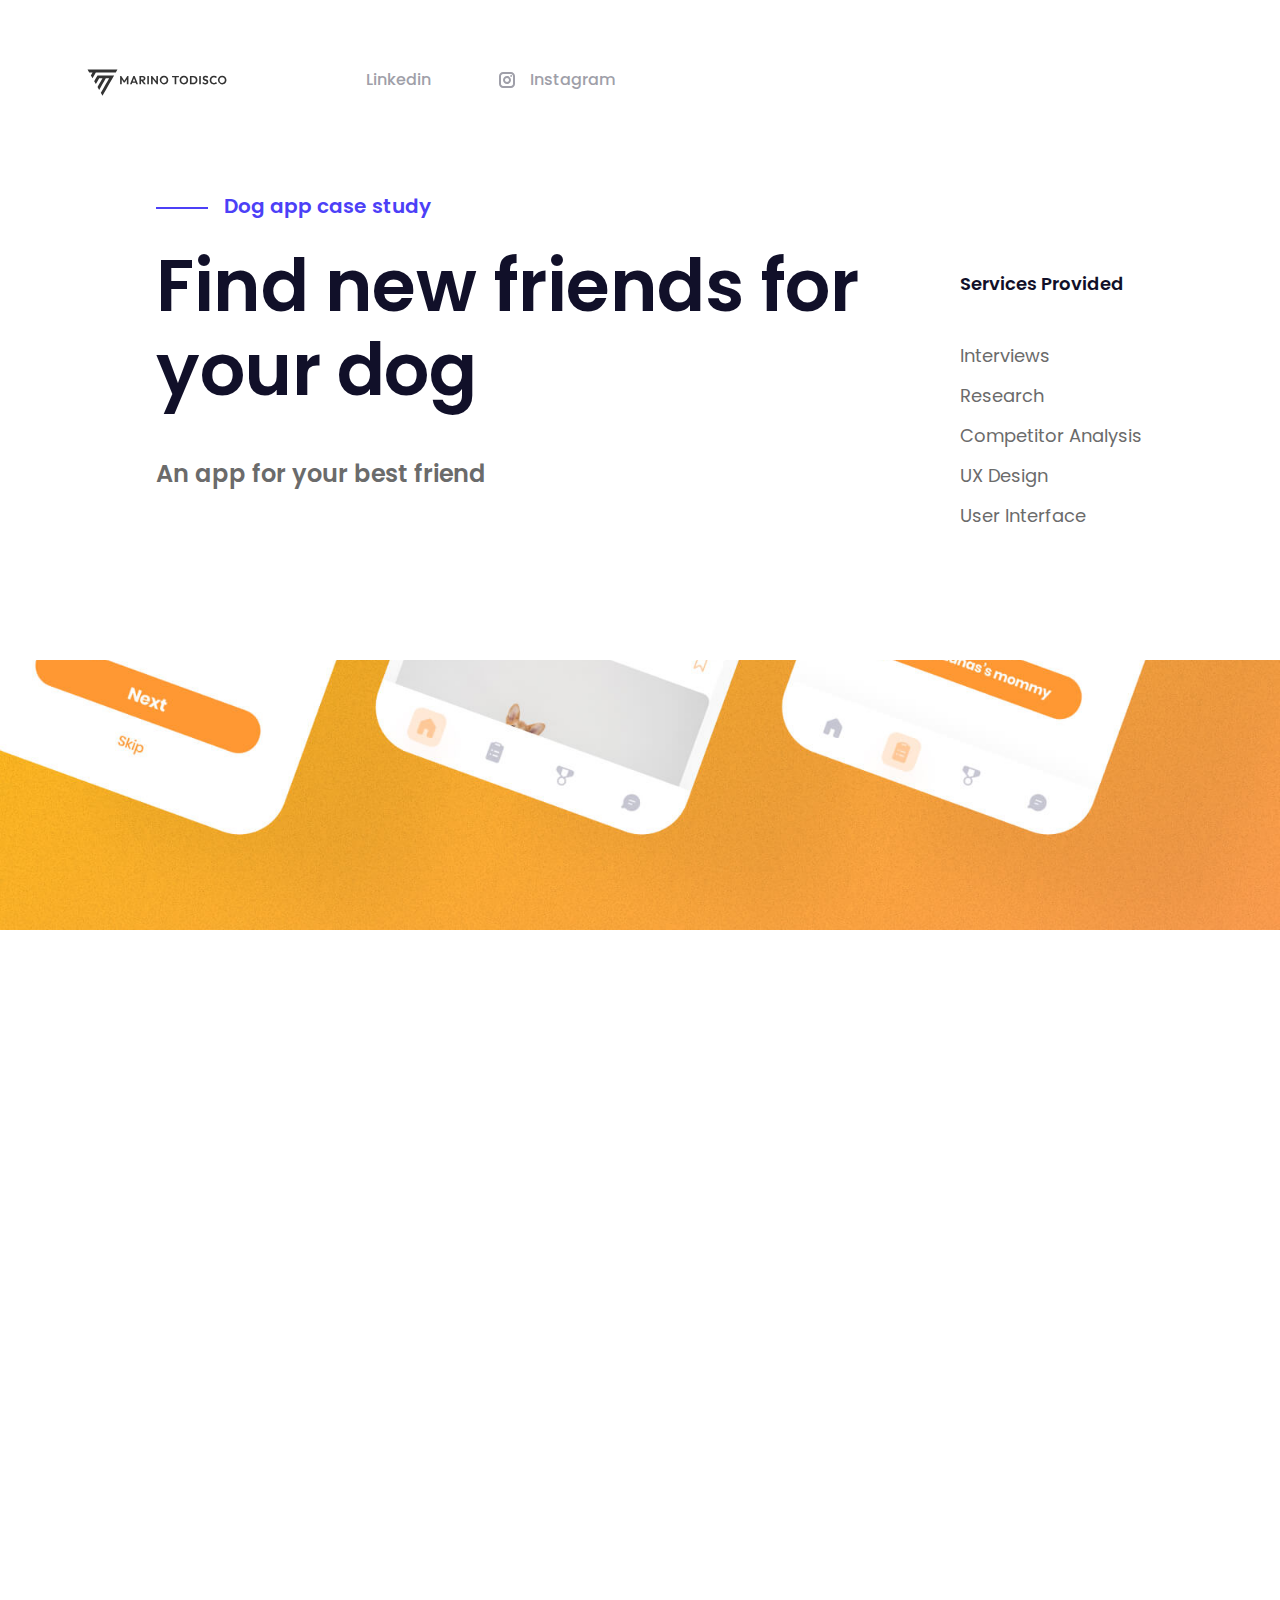
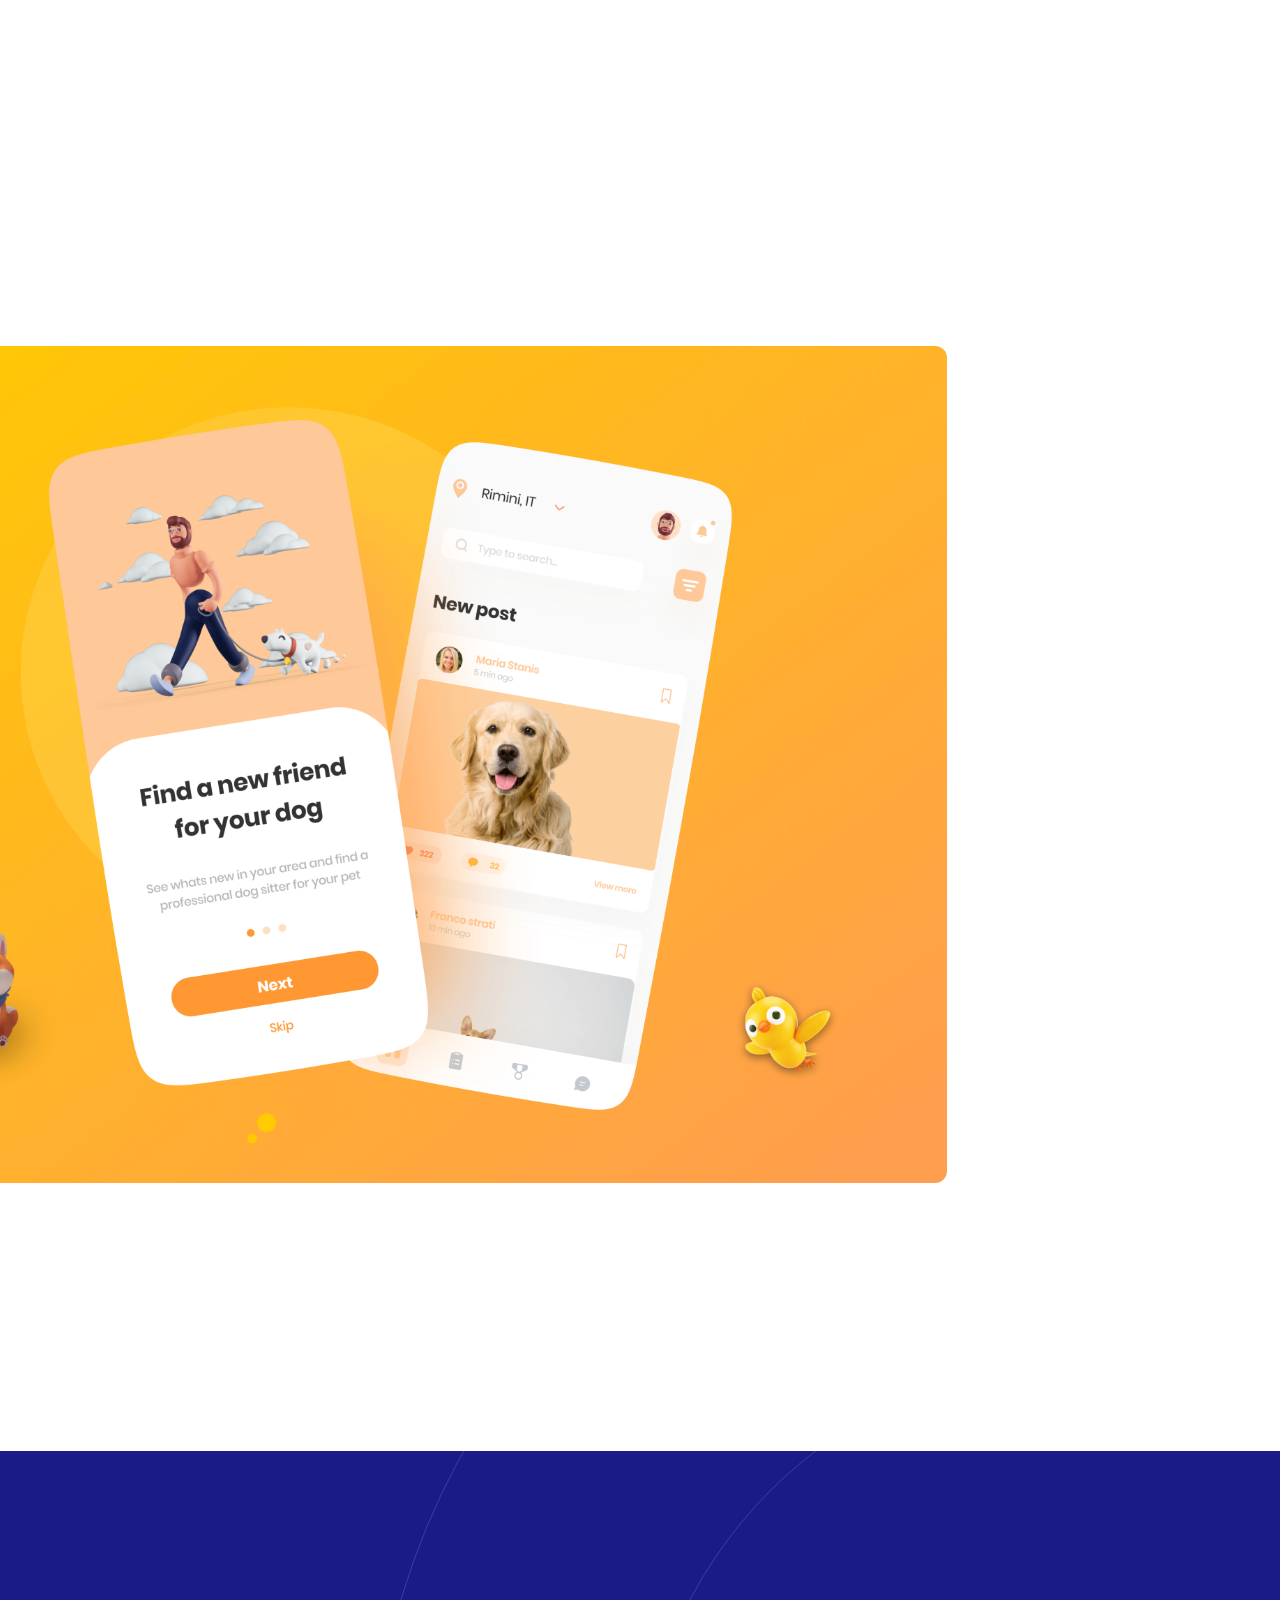
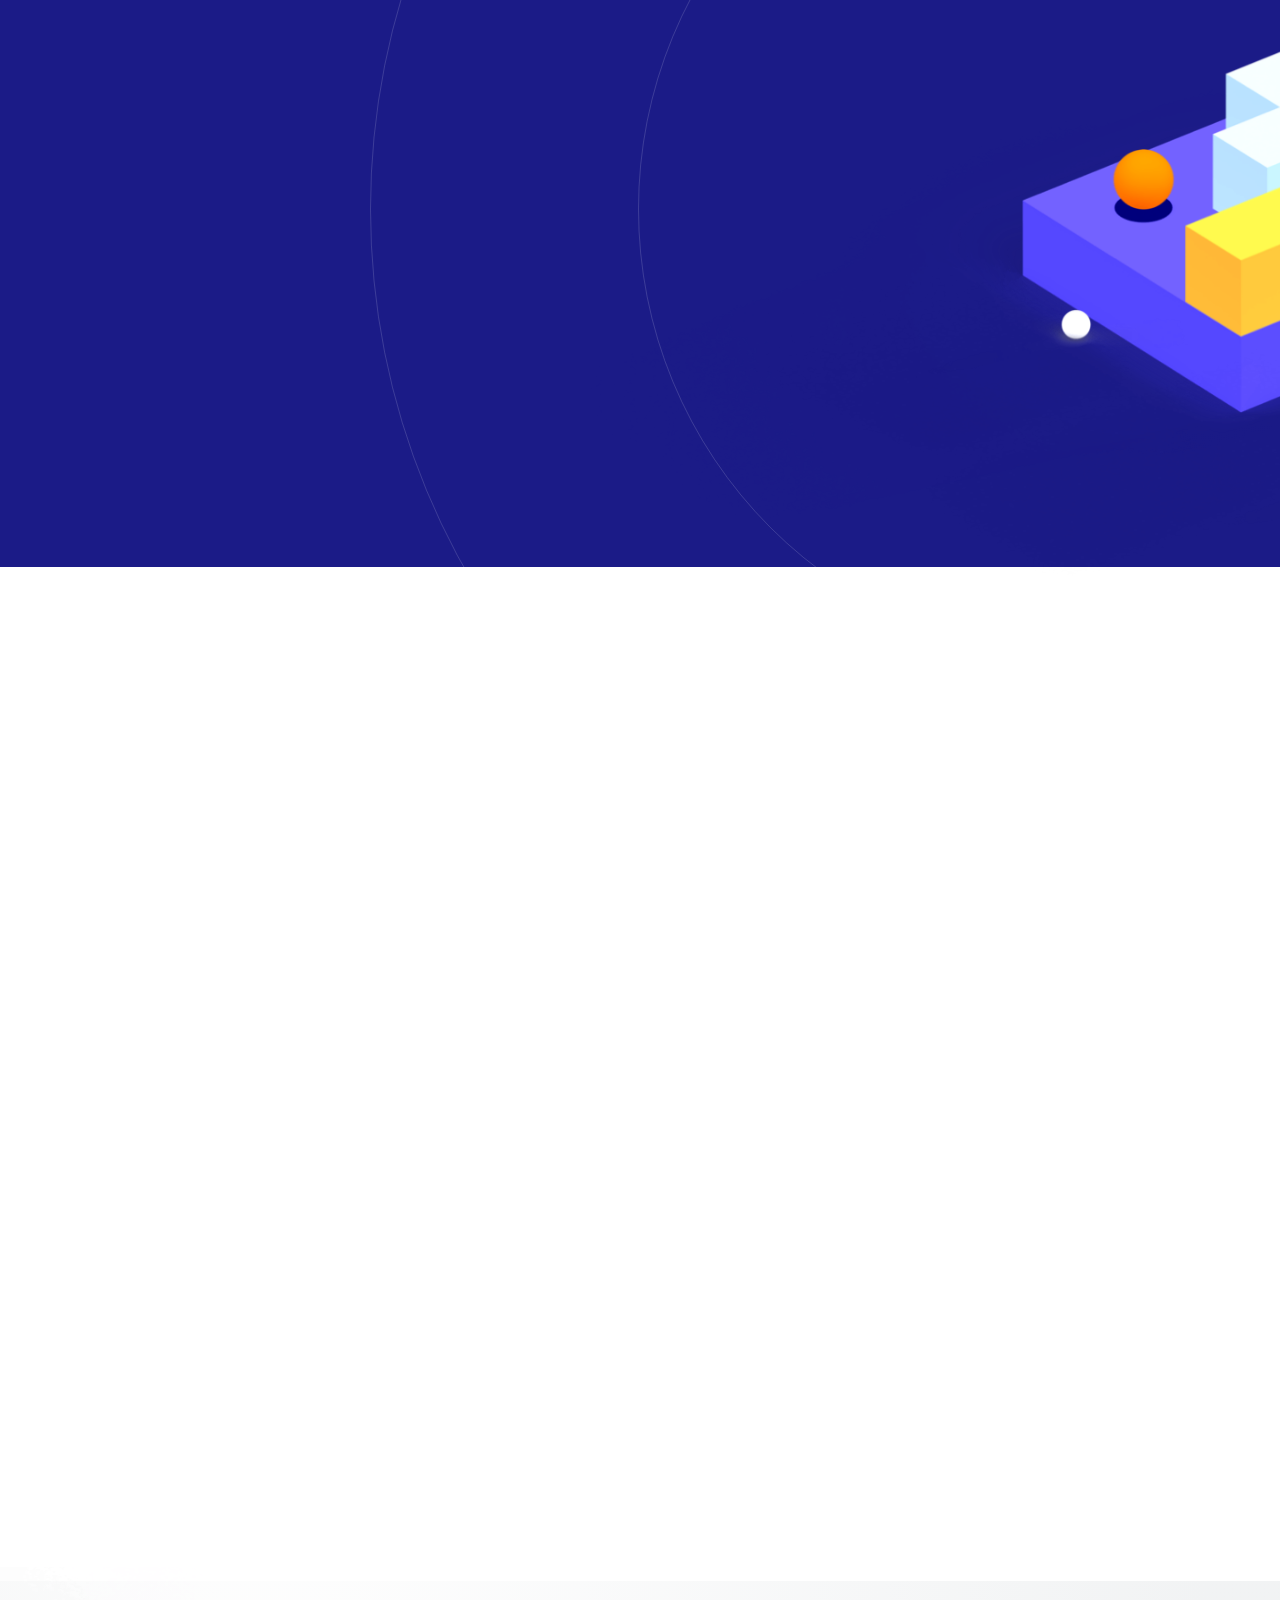
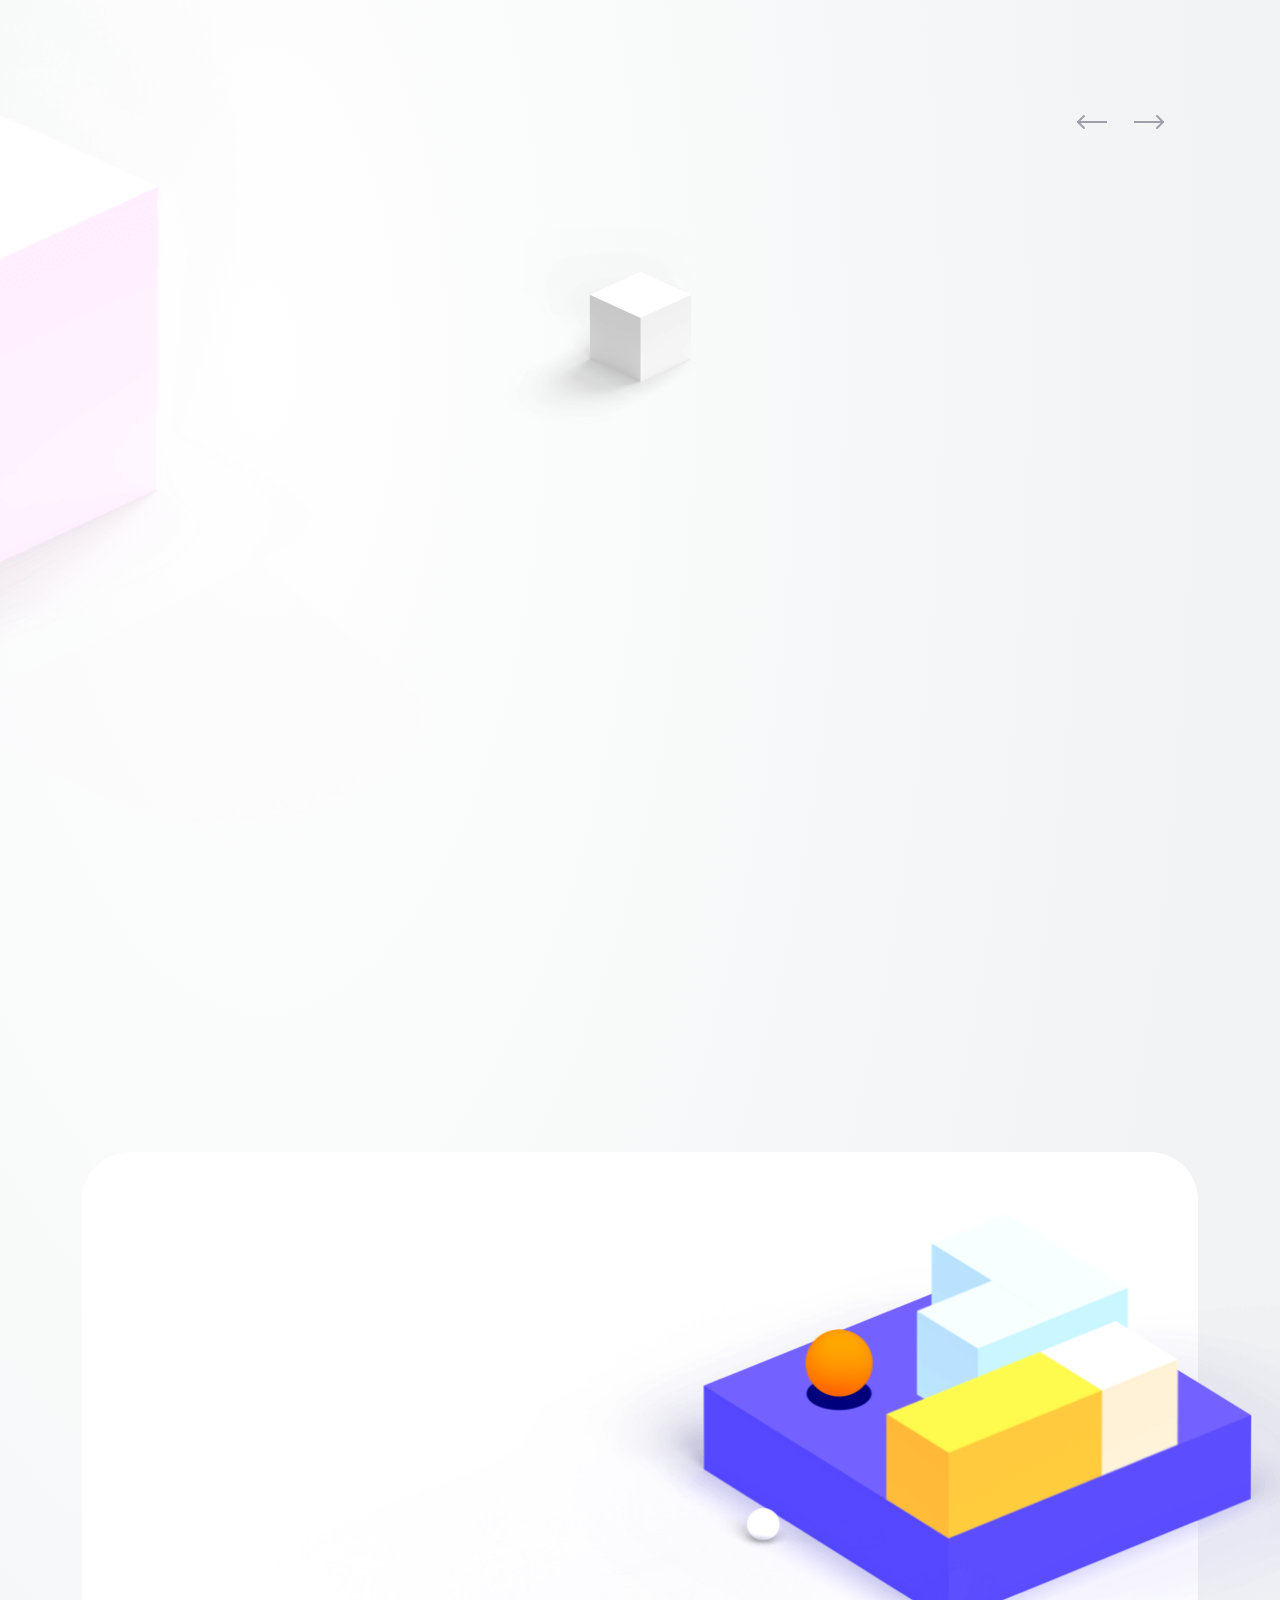
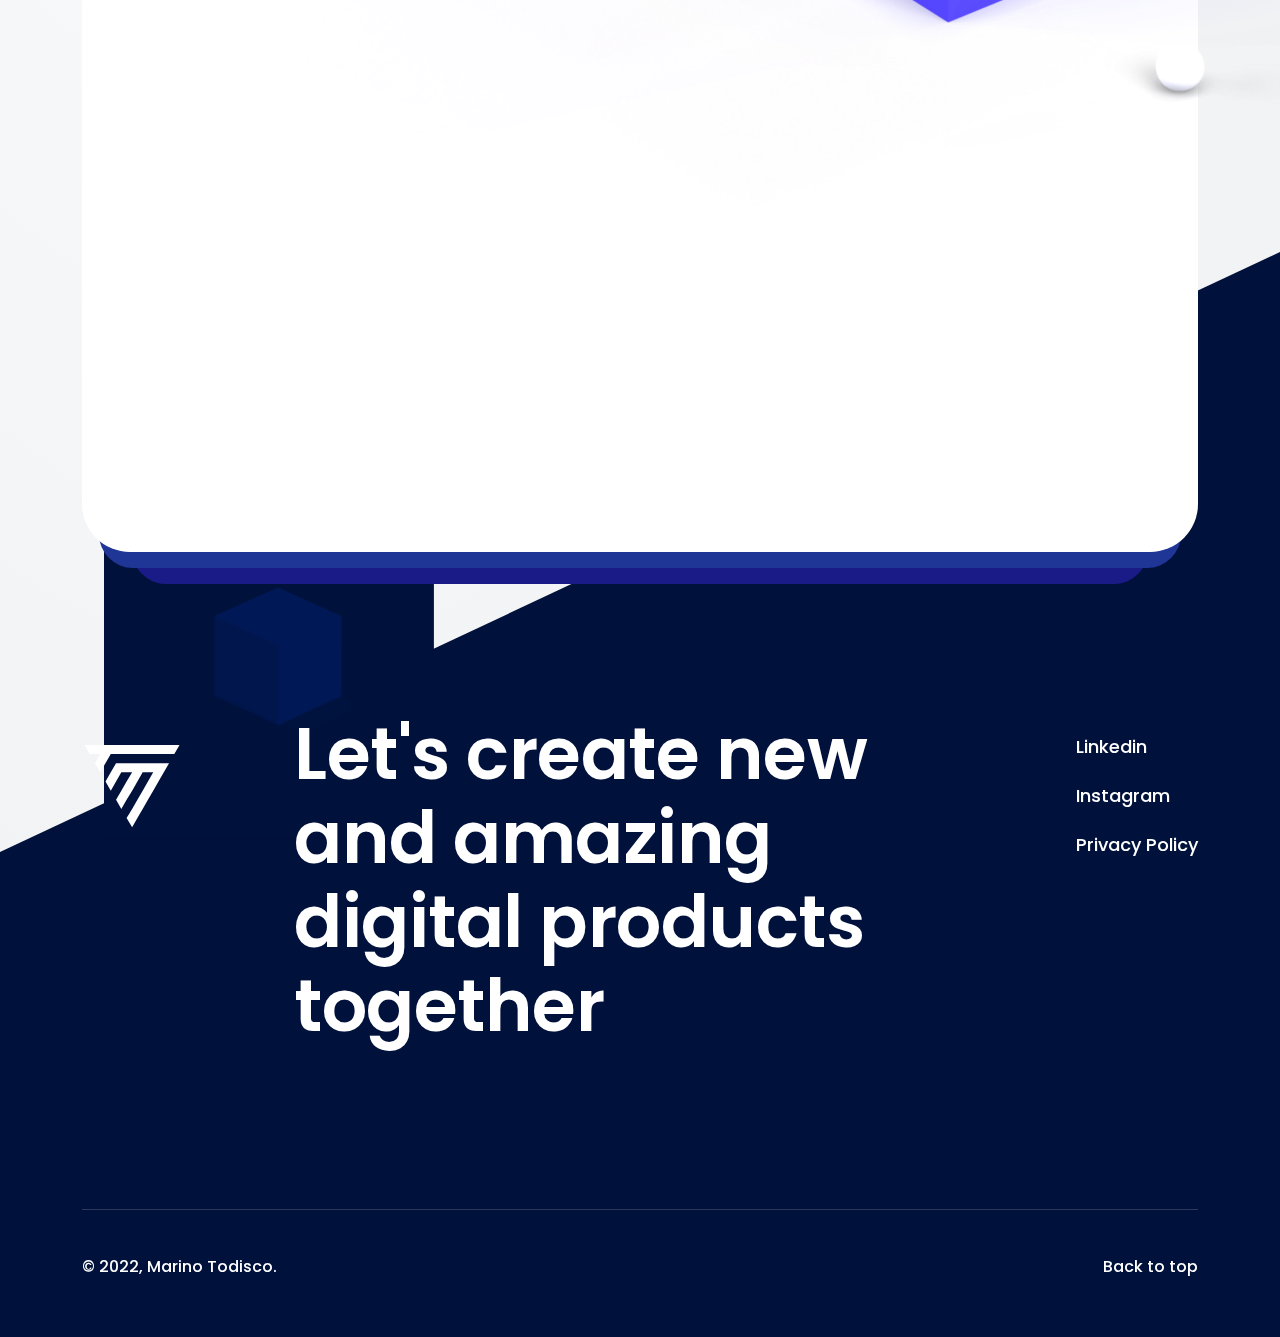
<file: dog-app-cs.html>
<!DOCTYPE html>
<html lang="en">
  <head>
    <meta charset="utf-8">
    <title>Case study - Dog app</title>
    <meta http-equiv="X-UA-Compatible" content="IE=Edge">
    <meta name="viewport" content="width=device-width, initial-scale=1, maximum-scale=1.0, user-scalable=no">
    <meta name="format-detection" content="telephone=no">
    <!--===Favicon===-->
    <link rel="apple-touch-icon" sizes="180x180" href="img/favicon-32x32.png">
    <link rel="mask-icon" href="img/favicon-32x32.png" color="#000000">
    <link rel="icon" type="image/png" sizes="32x32" href="img/favicon-32x32.png">
    <link rel="icon" type="image/png" sizes="16x16" href="img/favicon-16x16.png">
    <!--===Meta===-->
    <meta name="msapplication-TileColor" content="#da532c">
    <meta name="theme-color" content="#ffffff">
    <meta name="description" content="Marino Todisco - Dog app case study">
    <meta name="twitter:card" content="summary_large_image">
    <meta name="twitter:site" content="Marino Todisco - UX/UI Designer based in Rimini">
    <meta name="twitter:title" content="Marino Todisco -Dog app design case study">
    <meta name="twitter:description" content="Marino Todisco - Dog app case study">
    <meta name="twitter:creator" content="Marino">
    <meta name="twitter:image" content="https://marino16.github.io/img/case-studies/dogapp/dogapp_social.jpg">
    <meta property="og:title" content="Marino Todisco - Dog app case study">
    <meta property="og:type" content="Let's create new and amazing digital experiences together">
    <meta property="og:url" content="https://marino16.github.io/img/case-studies/dogapp/dogapp_social.jpg">
    <meta property="og:image" content="https://marino16.github.io/img/case-studies/dogapp/dogapp_social.jpg">
    <meta property="og:description" content="Marino Todisco - Dog app case study">
    <meta property="og:site_name" content="Marino Todisco - UX/UI Designer based in Rimini">
    <!--===Stylesheet===-->
    <link rel="stylesheet" media="all" href="css/app.css">
    <!-- Fancybox script setup -->
    <script src="https://code.jquery.com/jquery-3.3.1.min.js"></script>
    <link  href="./css/jquery.fancybox.min.css" rel="stylesheet">
    <script src="./js/lib/jquery.fancybox.min.js"></script>
    <!--===Script===-->
    <!-- Global site tag (gtag.js) - Google Analytics -->
<script async src="https://www.googletagmanager.com/gtag/js?id=G-EJC89Q7BTS"></script>
<script>
  window.dataLayer = window.dataLayer || [];
  function gtag(){dataLayer.push(arguments);}
  gtag('js', new Date());

  gtag('config', 'G-EJC89Q7BTS');
</script>
    <script>var viewportmeta = document.querySelector('meta[name="viewport"]');
if (viewportmeta) {
  if (screen.width < 375) {
    var newScale = screen.width / 375;
    viewportmeta.content = 'width=375, minimum-scale=' + newScale + ', maximum-scale=1.0, user-scalable=no, initial-scale=' + newScale + '';
  } else {
    viewportmeta.content = 'width=device-width, maximum-scale=1.0, initial-scale=1.0';
  }
}</script>
  </head>
  <body>
    <div class="page">
      <div class="header js-header" id="header">
        <div class="header__center center"><a class="header__logo" href="index.html"><img class="header__pic" src="img/marino_logo.svg" alt="" /></a>
          <div class="header__social header__social_main"><a class="header__link" href="https://www.linkedin.com/in/marino-todisco-656b3815a/" target="_blank"><svg class="icon icon-dribbble">
                <use xlink:href="img/sprite.svg#linkedin-icon" ></use>
              </svg>Linkedin</a>
              <a class="header__link" href="https://www.instagram.com/marinotodisco/" target="_blank"><svg class="icon icon-instagram">
                <use xlink:href="img/sprite.svg#icon-instagram"></use>
              </svg>Instagram</a></div><button class="header__burger hamburger-cs js-header-burger"></button>
        </div>
        <div class="header__wrapper js-header-wrapper">
          <div class="header__preview"><a class="header__logo" href="index.html"><img class="header__pic" src="img/marino_logo_white.svg" alt="" /></a>
            <div class="header__img"><img class="header__pic" src="img/bg-header.png" alt="" /></div>
          </div>
          <div class="header__center center">
            <div class="header__contacts"><a class="header__line" href="mailto:todisco.marino@gmail.com">
                <div class="header__icon"><svg class="icon icon-email">
                    <use xlink:href="img/sprite.svg#icon-email"></use>
                  </svg></div>
                <div class="header__text">todisco.marino@gmail.com</div>
              </a>
              <div class="header__line">
                <div class="header__icon"><svg class="icon icon-place">
                    <use xlink:href="img/sprite.svg#icon-place"></use>
                  </svg></div>
                <div class="header__text">
                  <p>Rimini,Italy</p>
                  <p></p>
                </div>
              </div><a class="header__line" href="tel:+3292975194">
                <div class="header__icon"><svg class="icon icon-phone">
                    <use xlink:href="img/sprite.svg#icon-phone"></use>
                  </svg></div>
                <div class="header__text">+3292975194 </div>
              </a>
            </div>
            <nav class="header__nav"><a class="header__item" href="index.html"><span>Home</span></a></nav>

            <div class="header__social header__social_inner"><a class="header__link" href="https://www.linkedin.com/in/marino-todisco-656b3815a/"target="_blank"><svg class="icon icon-dribbble">
                  <use xlink:href="img/sprite.svg#linkedin-icon"></use>
                </svg>Linkedin</a>

                <a class="header__link" href="https://www.instagram.com/marinotodisco/"target="_blank"><svg class="icon icon-instagram">
                  <use xlink:href="img/sprite.svg#icon-instagram"></use>
                </svg>Instagram</a></div>
          </div>
        </div>
      </div>
      <!--===Product===-->
      <div class="product">
        <div class="product__head">
          <div class="product__center center">
            <div class="product__wrap">
              <div class="product__stage stage" data-aos="animation-scale-y">Dog app case study</div>
              <h1 class="product__title title h1" data-aos="animation-scale-y" data-aos-delay="150">Find new friends for your dog</h1>
              <div class="product__info h5" data-aos="animation-scale-y" data-aos-delay="300">An app for your best friend</div>
            </div>
            <div class="product__box product__box_show" data-aos="animation-translate-y">
              <div class="product__category">Services Provided</div>
              <ul class="product__list">
                <li>Interviews</li>
                <li>Research</li>
                <li>Competitor Analysis</li>
                <li>UX Design</li>
                <li>User Interface</li>
              </ul>
            </div>
          </div>
        </div>
        <div class="product__bg" style="background-image: url('img/case-studies/dogapp/dogapp_background.jpg')"></div>
        <div class="product__body">
          <div class="product__center center">
            <div class="product__box product__box_hide" data-aos="animation-scale-y">
              <div class="product__category">Services Provided</div>
              <ul class="product__list">
               <li>Interviews</li>
                <li>Research</li>
                <li>Competitor Analysis</li>
                <li>UX Design</li>
                <li>User Interface</li>
              </ul>
            </div>
            <div class="product__row">
              <div class="product__overview h4" data-aos="animation-scale-y">Overview</div>
              <div class="product__content content" data-aos="animation-scale-y" data-aos-delay="200">
                <p>Have you ever needed a reliable person to think about your pet? Do you love dogs and would like to find work as a dog walker? </p>
                <p>Here is the solution for you! This app allows you to find people, jobs, news and everything about our beloved best friends: dogs!</p>
              </div>
            </div>
            <!--==Product Preview==-->
            <div class="product__preview"><img class="product__pic js-parallax" data-scale="1.6" data-orientation="right" src="img/dog_mockup_preview.png" alt="mockup preview"></div>
            <!--<div class="product__review">
              <div class="product__author" data-aos="animation-scale-y">
                <div class="product__ava"><img class="product__pic" src="img/ava-1.jpg" alt=""></div>
                <div class="product__details">
                  <div class="product__man h5">Dash</div>
                  <div class="product__company">UI8</div>
                </div>
              </div>
              <div class="product__text" data-aos="animation-scale-y" data-aos-delay="200">“Be sure to check out the live preview and let us know your thoughts in the comments section below.”</div>
            </div>-->
          </div>
        </div>
      </div>
      <div class="discover">
        <div class="discover__center center">
          <h2 class="discover__title h1" data-aos="animation-scale-y">Discover.</h2>
          <div class="discover__row">
            <div class="discover__item" data-aos="animation-scale-y">
              <div class="discover__category h5">Requirements and desires</div>
              <ul class="discover__list">
                <li>An app that would allow dog lovers and animal lovers in general to connect and create content to share with a community. Very important, the request to be able to find reliable people to whom to leave their pets. 
                </li>
              </ul>
            </div>
          </div>
        </div>
        <div class="discover__circles"></div>
        <div class="figures">
          <div class="figures__preview"><img class="figures__pic" src="img/figures-1.png" alt="" /></div>
          <div class="figures__preview"><img class="figures__pic js-parallax" data-scale="1.6" data-orientation="up" src="img/figures-2.png" alt="" /></div>
          <div class="figures__preview"><img class="figures__pic js-parallax" data-scale="1.3" data-orientation="up" src="img/figures-3.png" alt="" /></div>
          <div class="figures__preview"><img class="figures__pic" src="img/figures-4.png" alt="" /></div>
          <div class="figures__preview"><img class="figures__pic js-parallax" data-scale="2.3" data-orientation="down" src="img/figures-5.png" alt="" /></div>
          <div class="figures__preview"><img class="figures__pic js-parallax" data-scale="2" data-orientation="up" src="img/figures-6.png" alt="" /></div>
        </div>
      </div>
      <div class="desc">
        <div class="desc__center center">
          <div class="desc__head">
            <div class="desc__title h4" data-aos="animation-scale-y">Approach</div>
            <div class="desc__content content" data-aos="animation-scale-y" data-aos-delay="200">
              <p>The request for an app for dog lovers was very vague, and from the interviews, the people who commissioned me to do the project weren't really sure what they wanted.</p> 
              <p>After several researches, comparisons with other apps and several interviews with users and dog sitters, I decided to create this concept of an app, which inside has a large community area and includes the possibility to contact people who want to work with dogs. </p>
            </div>
          </div>
          <div class="desc__list">
            <a class="desc__preview" data-fancybox="gallery" href="img/case-studies/dogapp/dogapp_mockup.jpg" data-aos="animation-translate-y" data-aos-delay=""><img class="desc__pic" src="img/case-studies/dogapp/dogapp_mockup.jpg" alt="dog app">
              <div class="desc__zoom"><img class="desc__pic" src="img/arrow-up-right.svg" alt=""></div>
            </a>
            <a class="desc__preview" data-fancybox="gallery" href="img/case-studies/dogapp/hand_mockup.jpg" data-aos="animation-translate-y" data-aos-delay="200"><img class="desc__pic" src="img/case-studies/dogapp/hand_mockup.jpg" alt="hand mockup">
              <div class="desc__zoom"><img class="desc__pic" src="img/arrow-up-right.svg" alt=""></div>
            </a>
          </div>
            <!--===Buttons mobile
          <div class="desc__btns" data-aos="animation-scale-y"><button class="desc__btn btn btn_dark"><svg class="icon icon-arrow-left">
                <use xlink:href="img/sprite.svg#icon-arrow-left"></use>
              </svg><span class="btn__text">Prev</span></button><button class="desc__btn btn btn_purple"><span class="btn__text">Next</span><svg class="icon icon-arrow-right">
                <use xlink:href="img/sprite.svg#icon-arrow-right"></use>
              </svg></button></div>===-->
        </div>
      </div>
      <div class="wrapper wrapper_gradient">
        <div class="cases cases_other">
          <div class="cases__center center">
            <div class="cases__stage stage" data-aos="animation-scale-y">You may also like</div>
            <h2 class="cases__title h1" data-aos="animation-scale-y" data-aos-delay="200">Have a look</h2>
            <div class="cases__container">
              <div class="cases__slider owl-carousel js-slider-cases">
                <!--===Meeters PWA===-->
              <a class="cases__item"     data-aos="animation-translate-y" data-aos-delay="150" href="meeters-cs.html">
                <div class="cases__preview"><img class="cases__pic" src="img/case-studies/meeters/meeters_home.jpg" alt="meeters PWA">
                  <div class="cases__box">Case <br>Study</div>
                </div>
                <div class="cases__body">
                  <h4 class="cases__info h4">Meeters: build connections</h4>
                  <div class="cases__text">The digital event platform </div>
                </div>
              </a>
              <!--===Botika website===-->
              <a class="cases__item"     data-aos="animation-translate-y" data-aos-delay="250" href="botika-cs.html">
                <div class="cases__preview"><img class="cases__pic" src="img/case-studies/botikasite/botika_home.jpg" alt="botika website">
                  <div class="cases__box">Case <br>Study</div>
                </div>
                <div class="cases__body">
                  <h4 class="cases__info h4">Botika website</h4>
                  <div class="cases__text">Bringing innovation to companies </div>
                </div>
              </a>
              <!--===Smart home app===-->
              <a class="cases__item" data-aos="animation-translate-y" data-aos-delay="300" href="smart-home-cs.html">
                <div class="cases__preview"><img class="cases__pic" src="img/smart_home_app.png" alt="smart home app">
                  <div class="cases__box">Case <br>Study</div>
                </div>
                <div class="cases__body">
                  <h4 class="cases__info h4">Smart Home app</h4>
                  <div class="cases__text">Manage your smart home with a tap</div>
                </div>
              </a>
              <!--===Hotel website redesign===-->
              <a class="cases__item"     data-aos="animation-translate-y" data-aos-delay="350" href="hotel-cs.html">
                <div class="cases__preview"><img class="cases__pic" src="img/hotel_website.png" alt="hotel website">
                  <div class="cases__box">Case <br>Study</div>
                </div>
                <div class="cases__body">
                  <h4 class="cases__info h4">Hotel website</h4>
                  <div class="cases__text">A website redesign for a beautiful hotel </div>
                </div>
              </a>
              <!--===Medical app===-->
              <a class="cases__item" data-aos="animation-translate-y" data-aos-delay="400" href="med-app-cs.html">
                <div class="cases__preview"><img class="cases__pic" src="img/health_app_ui.png" alt="health app">
                  <div class="cases__box">Case <br>Study</div>
                </div>
                <div class="cases__body">
                  <h4 class="cases__info h4">Health monitoring app</h4>
                  <div class="cases__text">A new way to monitoring people's health</div>
                </div>
              </a>
              <!--===Tiron app===-->
              <a class="cases__item" data-aos="animation-translate-y" data-aos-delay="450" href="tiron-app-cs.html">
                <div class="cases__preview"><img class="cases__pic" src="img/case-studies/tironapp/tironapp_home.jpg" alt="tiron app">
                  <div class="cases__box">Case <br>Study</div>
                </div>
                <div class="cases__body">
                  <h4 class="cases__info h4">Tiron:your business assistant</h4>
                  <div class="cases__text">Manage your appointments, faster</div>
                </div>
              </a>
              <!--===Tiron website===-->
              <a class="cases__item" data-aos="animation-translate-y" data-aos-delay="500" href="tiron-website-cs.html">
                <div class="cases__preview"><img class="cases__pic" src="img/case-studies/tironsite/tironweb_home.jpg" alt="tiron website">
                  <div class="cases__box">Case <br>Study</div>
                </div>
                <div class="cases__body">
                  <h4 class="cases__info h4">Tiron website</h4>
                  <div class="cases__text">A simple website for Tiron</div>
                </div>
              </a>
              </div>
            </div>
          </div>
          <div class="cases__figures">
            <div class="cases__figure"><img class="cases__pic js-parallax" data-scale="1.6" data-orientation="up" src="img/figure-2.png" alt=""></div>
            <div class="cases__figure"><img class="cases__pic js-parallax" data-scale="1.4" data-orientation="down" src="img/figure-3.png" alt=""></div>
          </div>
        </div>
        <!--===Contact form===-->
        <div class="wrapper wrapper_dark">
          <div class="contacts">
            <div class="contacts__center center">
              <div class="contacts__container">
                <div class="contacts__wrap" id="contact">
                  <div class="contacts__stage stage" data-aos="animation-scale-y">Say hello 👋</div>
                  <h2 class="contacts__title h1" data-aos="animation-scale-y" data-aos-delay="200">Let’s Work <br>Together.</h2>
                  <div class="contacts__info" data-aos="animation-scale-y" data-aos-delay="400">I’d love to meet up with you to discuss your venture, and potential collaborations.</div>
                </div>
                <div class="contacts__row">
                  <div class="contacts__details" data-aos="animation-translate-y"><a class="contacts__line" href="mailto:todisco.marino@gmail.com">
                      <div class="contacts__icon"><svg class="icon icon-email">
                          <use xlink:href="img/sprite.svg#icon-email"></use>
                        </svg></div>
                      <div class="contacts__text">todisco.marino@gmail.com</div>
                    </a>
                    <div class="contacts__line">
                      <div class="contacts__icon"><svg class="icon icon-place">
                          <use xlink:href="img/sprite.svg#icon-place"></use>
                        </svg></div>
                      <div class="contacts__text">
                        <p>Rimini, Italy</p>
                      </div>
                    </div>
                    <!--<a class="contacts__line" href="tel:+000000">
                      <div class="contacts__icon"><svg class="icon icon-phone">
                          <use xlink:href="img/sprite.svg#icon-phone"></use>
                        </svg></div>
                      <div class="contacts__text">+0000000</div>
                    </a>-->
                  </div>
                  <!--<form id="contact-form" action="https://formsubmit.co/todisco.marino@gmail.com" method="POST" class="contacts__form" data-aos="animation-translate-y" data-aos-delay="200">
                    <input type="hidden" name="_next" value="https://marino16.github.io/success.html">  
                    <div class="contacts__field field">
                      <div class="field__wrap"><input class="field__input" type="text" name="name" placeholder="Name" />
                        <div class="field__icon"><svg class="icon icon-profile">
                            <use xlink:href="img/sprite.svg#icon-profile"></use>
                          </svg></div>
                      </div>
                    </div>
                    <div class="contacts__field field">
                      <div class="field__wrap"><input class="field__input" type="email" name="email" id="form-email" placeholder="Email (required)"/>
                        <div class="field__icon"><svg class="icon icon-send">
                            <use xlink:href="img/sprite.svg#icon-send"></use>
                          </svg></div>
                      </div>
                    </div>
                    <div class="contacts__field field">
                      <div class="field__wrap"><select class="field__select" name="question">
                          <option>What are you working on?</option>
                          <option>What are you working on? 2</option>
                        </select>
                        <div class="field__icon"><svg class="icon icon-arrows">
                            <use xlink:href="img/sprite.svg#icon-arrows"></use>
                          </svg></div>
                      </div>
                    </div>
                    <div class="contacts__field field field_textarea">
                      <div class="field__wrap"><textarea class="field__textarea" name="message" placeholder="Message"></textarea>
                        <div class="field__icon"><svg class="icon icon-message">
                            <use xlink:href="img/sprite.svg#icon-message"></use>
                          </svg></div>
                          <div class="g-recaptcha brochure__form__captcha"  style="margin-top:20px" data-sitekey="6LfM3HgeAAAAAFlMl3g1sbOyKwpIJcljAEexz_ZV"></div>  
                      </div>
                    </div>
                    <div class="contacts__btn"><button id="btn-form" disabled class="btn btn_purple"><span class="btn__text">Let’s Talk</span><svg class="icon icon-arrow-right">
                          <use xlink:href="img/sprite.svg#icon-arrow-right"></use>
                        </svg></button></div>
                  </form>-->
                </div>
                <div class="contacts__category h5">Let’s connect</div>
                <div class="contacts__social">
                  <div class="contacts__box" data-aos="animation-translate-y"data-aos-delay="150"><a class="contacts__link" href="https://www.linkedin.com/in/marino-todisco-656b3815a/" target="_blank"><svg class="icon icon-instagram">
                        <use xlink:href="img/sprite.svg#linkedin-icon"></use>
                      </svg>
                      <div class="contacts__text">Linkedin</div>
                    </a></div>
                  <div class="contacts__box" data-aos="animation-translate-y" data-aos-delay="300"><a class="contacts__link" href="https://www.instagram.com/marinotodisco/" target="_blank"><svg class="icon icon-instagram">
                        <use xlink:href="img/sprite.svg#icon-instagram"></use>
                      </svg>
                      <div class="contacts__text">Instagram</div>
                    </a></div>
                </div>
                <div class="figures">
                  <div class="figures__preview"><img class="figures__pic" src="img/figures-1.png" alt="" /></div>
                  <div class="figures__preview"><img class="figures__pic js-parallax" data-scale="1.6" data-orientation="up" src="img/figures-2.png" alt="" /></div>
                  <div class="figures__preview"><img class="figures__pic js-parallax" data-scale="1.3" data-orientation="up" src="img/figures-3.png" alt="" /></div>
                  <div class="figures__preview"><img class="figures__pic" src="img/figures-4.png" alt="" /></div>
                  <div class="figures__preview"><img class="figures__pic js-parallax" data-scale="2.3" data-orientation="down" src="img/figures-5.png" alt="" /></div>
                  <div class="figures__preview"><img class="figures__pic js-parallax" data-scale="2" data-orientation="up" src="img/figures-6.png" alt="" /></div>
                </div>
              </div>
            </div>
          </div>
          <div class="footer">
            <div class="footer__center center">
              <div class="footer__body"><a class="footer__logo" href="index.html"><img class="footer__pic" src="img/marino_logo_footer.svg" alt="" /></a>
                <div class="footer__wrap">
                  <div class="footer__title h1">Let's create new and amazing digital products together</div>
                  <!--<div class="footer__info h4">Let’s make it an amazing one.</div>-->
                </div>
                <div class="footer__menu"><!--<a class="footer__link" href="#">About Me</a><a class="footer__link" href="#">Projects</a><a class="footer__link" href="#">Contact</a>--><a class="footer__link" href="https://www.linkedin.com/in/marino-todisco-656b3815a/" target="_blank">Linkedin</a><a class="footer__link" href="https://www.instagram.com/marinotodisco/" target="_blank">Instagram</a><a class="footer__link" href="privacy-policy.html" target="_blank">Privacy Policy</a>
                
                </div>
              </div>
              <div class="footer__bottom">
                <div class="footer__copyright">© 2022, Marino Todisco.</div><a class="footer__scroll js-scroll" href="#header">Back to top</a>
              </div>
            </div>
            <div class="footer__bg">
              <div class="footer__preview"><img class="footer__pic js-parallax" data-scale="1.5" data-orientation="down" src="img/footer-cube-1.png" alt="" /></div>
              <!--<div class="footer__preview"><img class="footer__pic js-parallax" data-scale="1.8" data-orientation="up" src="img/footer-cube-1.png" alt="" /></div>-->
            </div>
          </div>
        </div>
      </div>
      <div class="cursor"></div>
    <script src="js/app.js"></script>
    <script src="js/common.js"></script>
  </body>
</html>
</file>
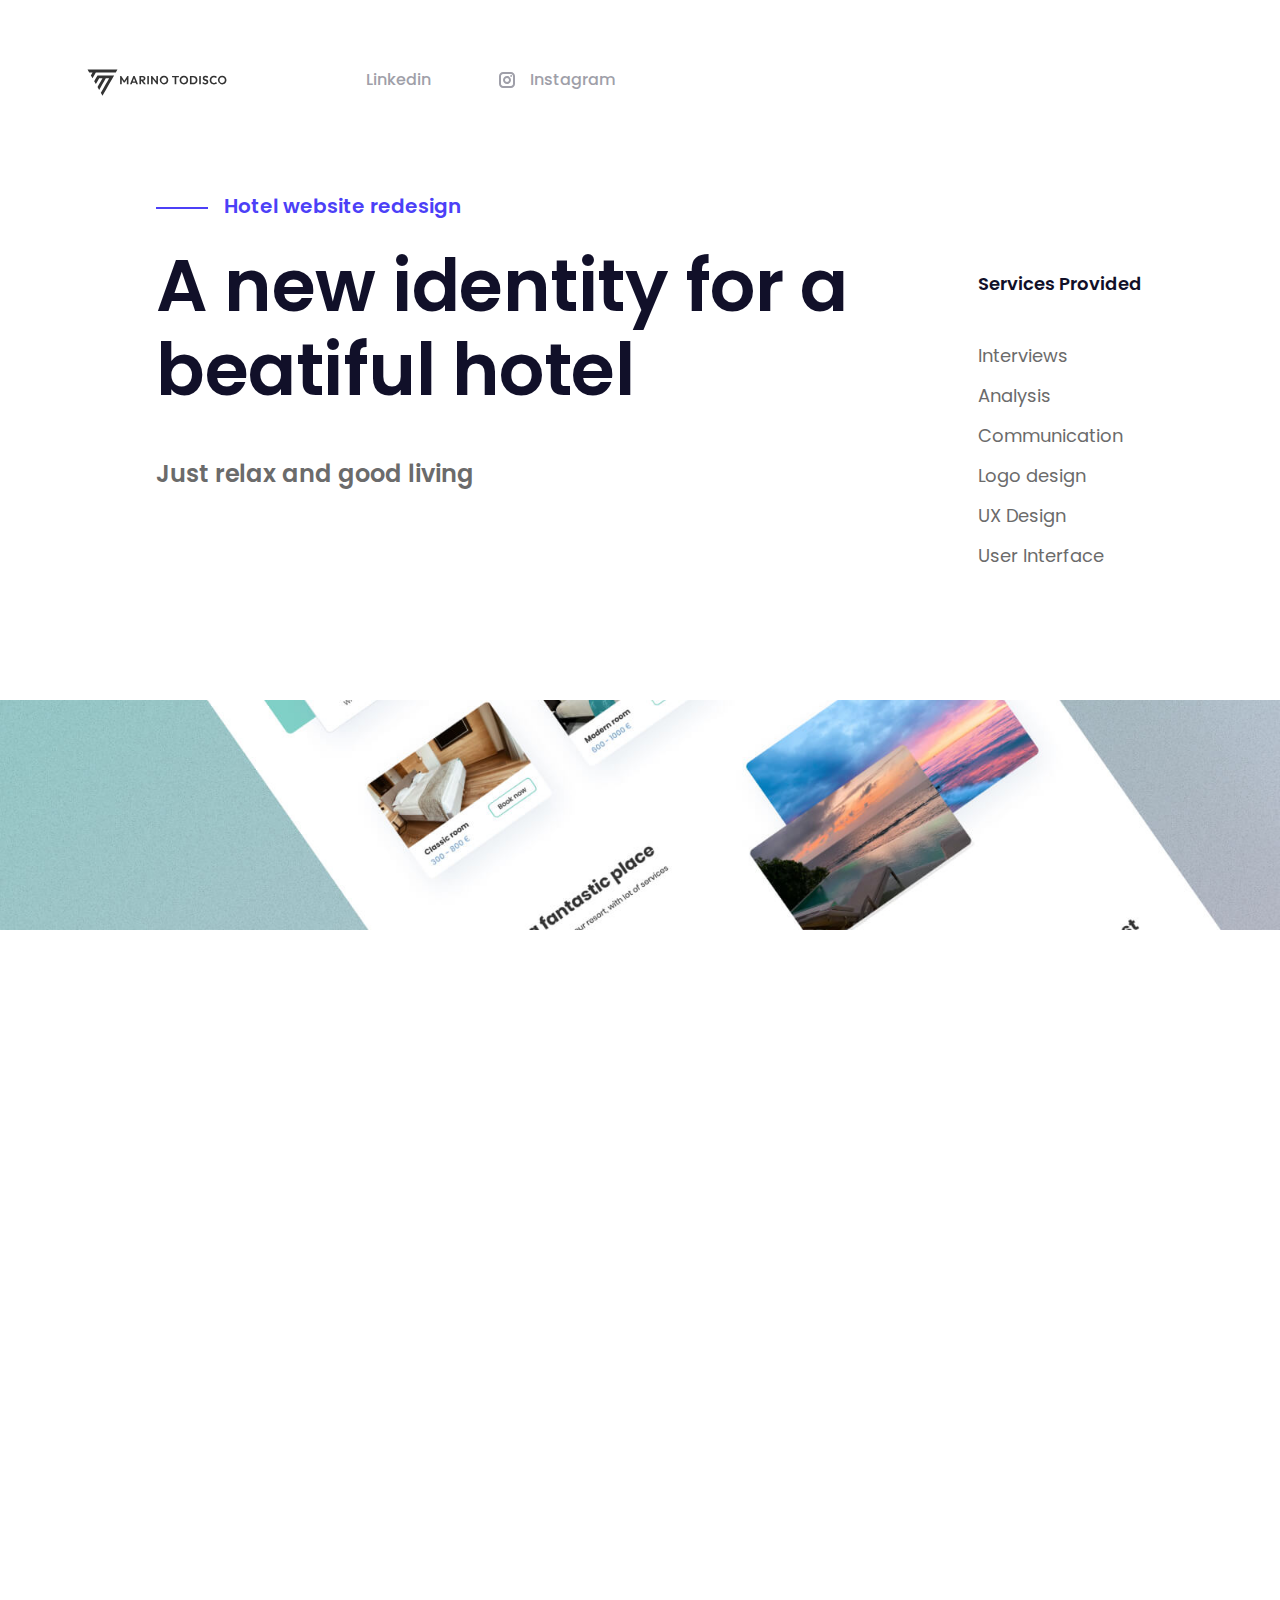
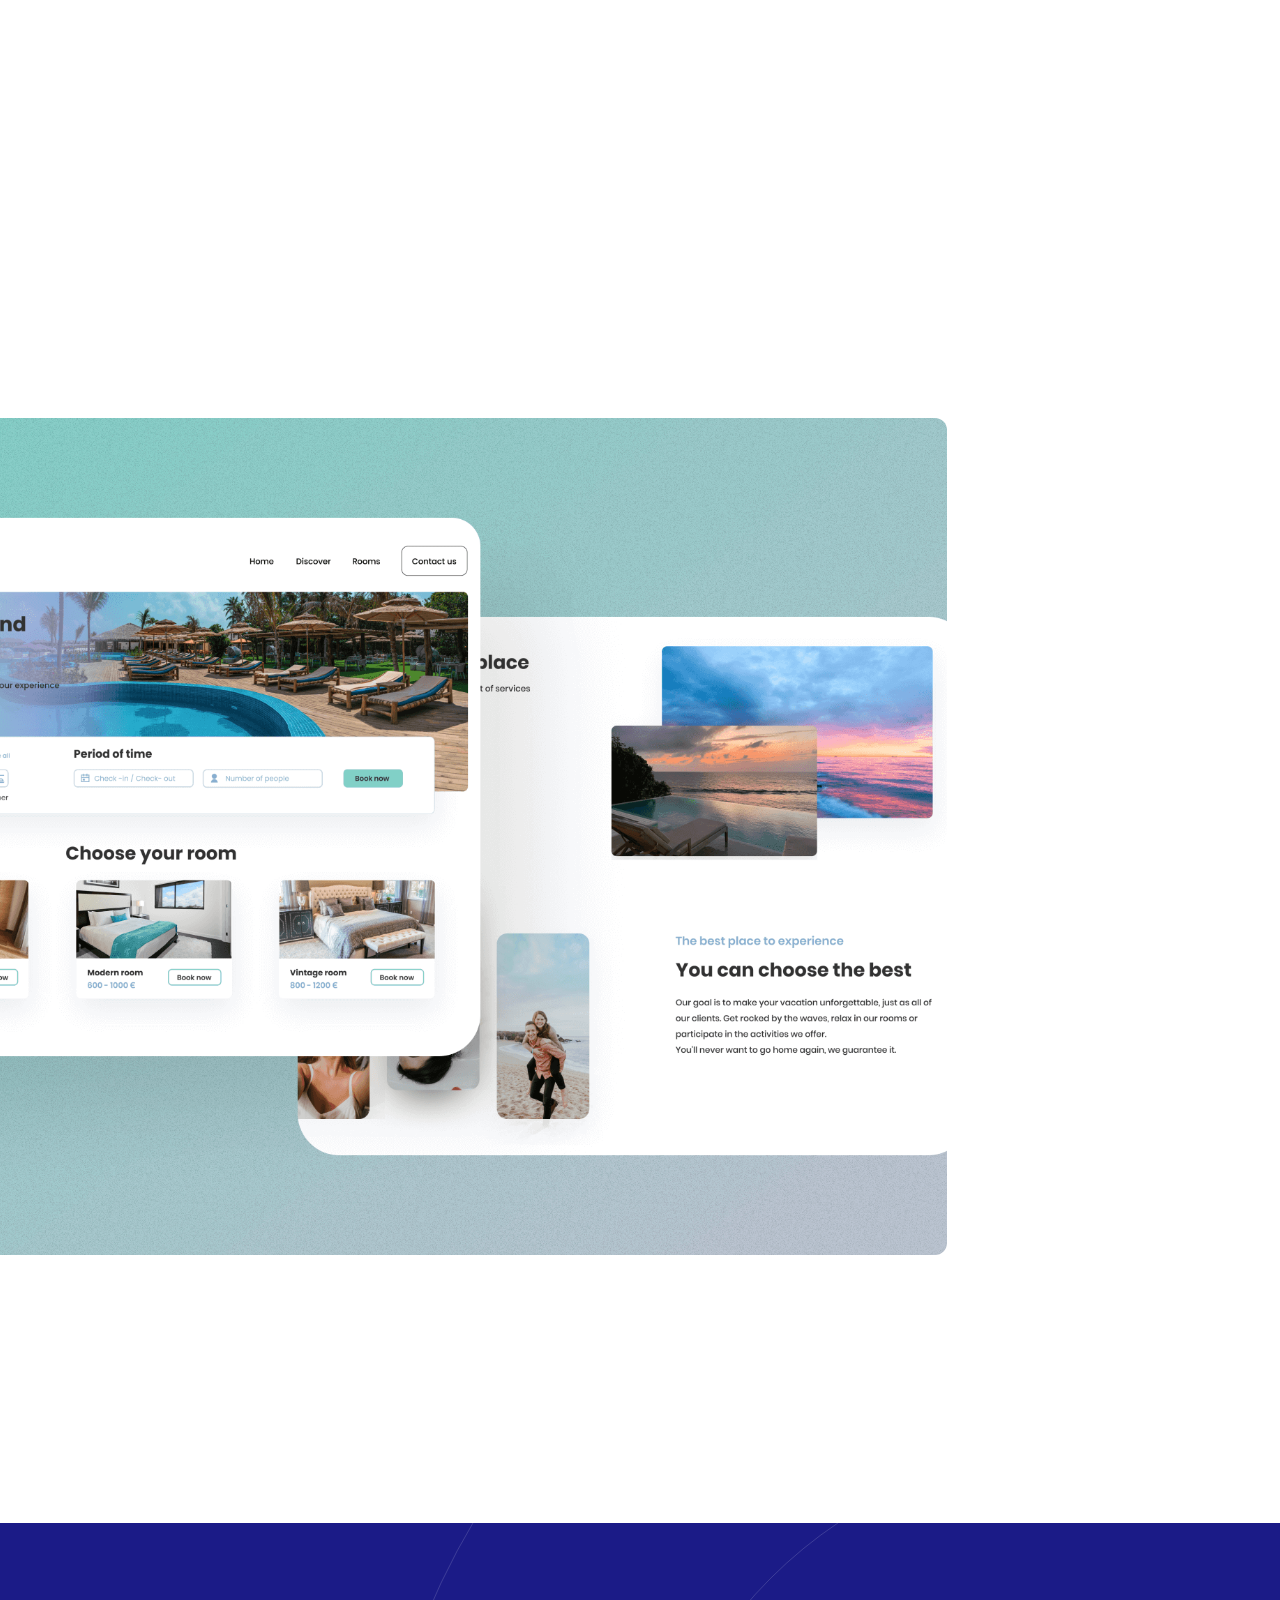
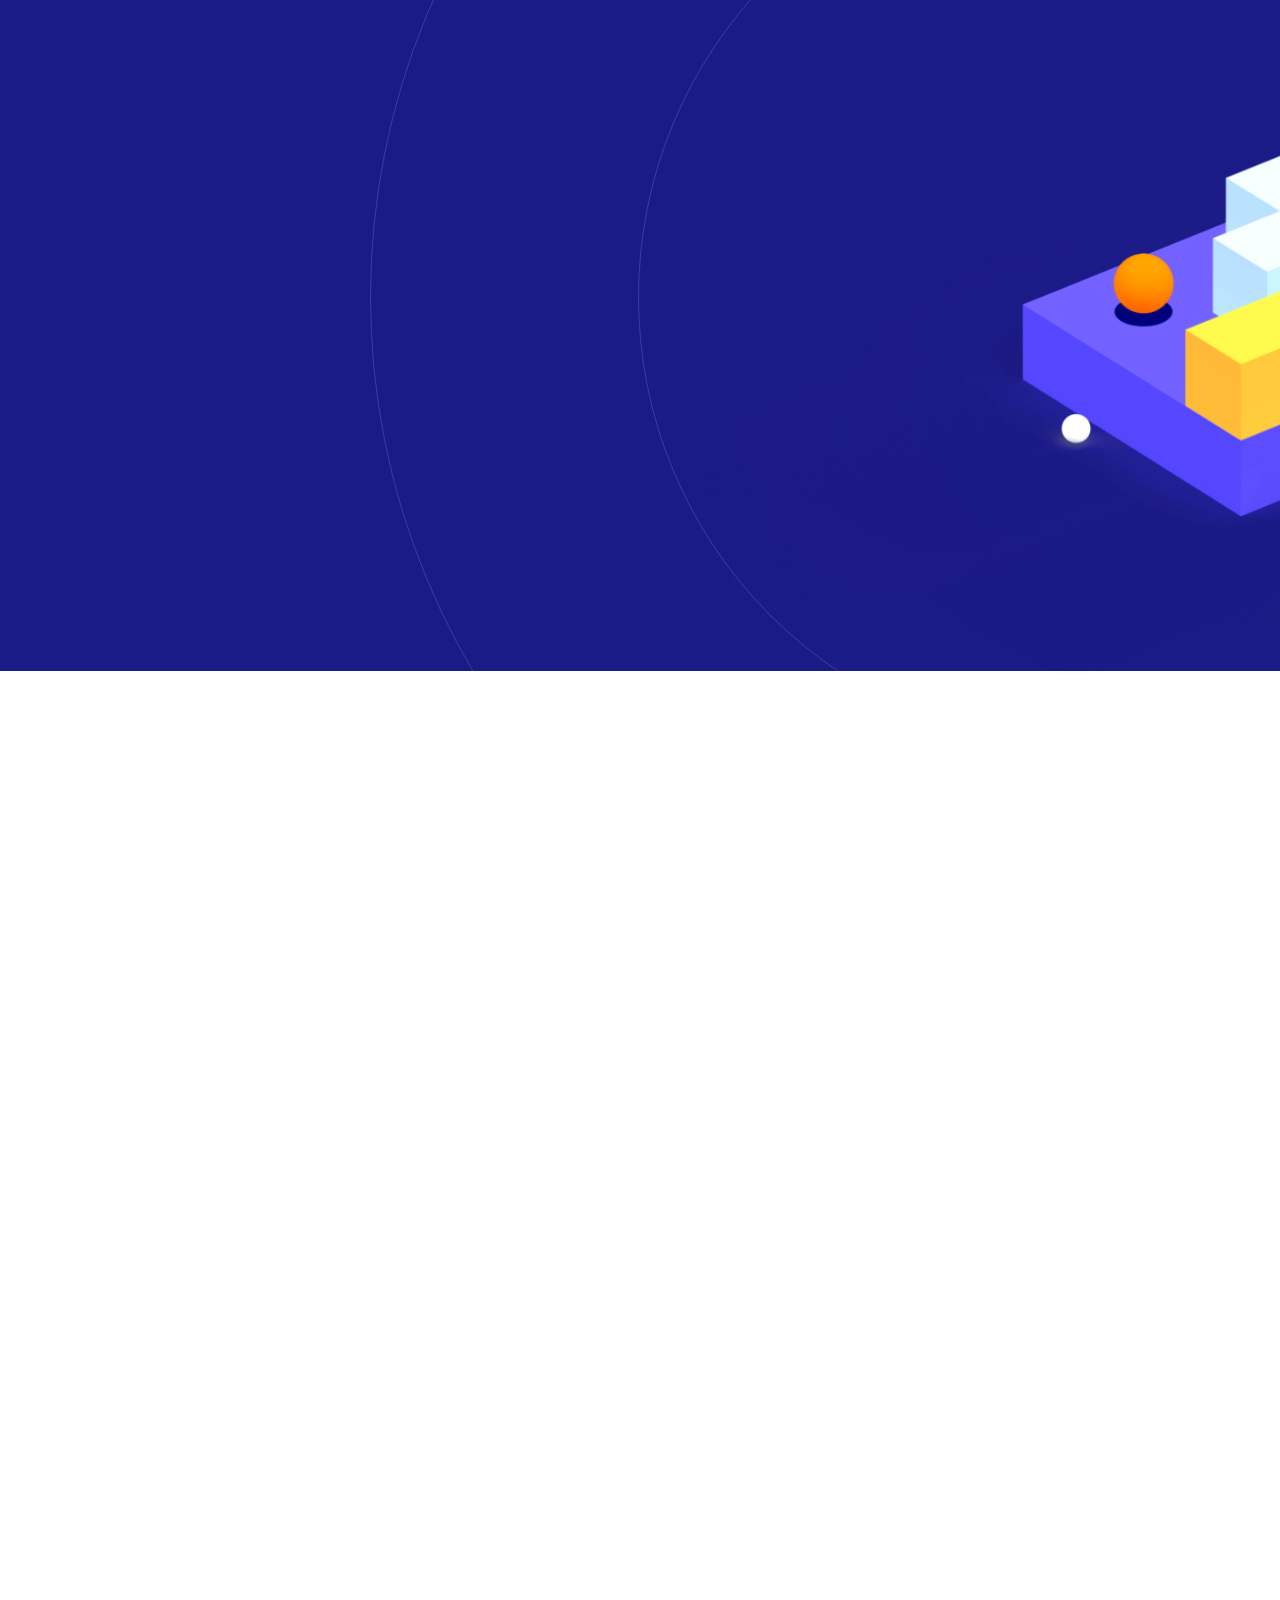
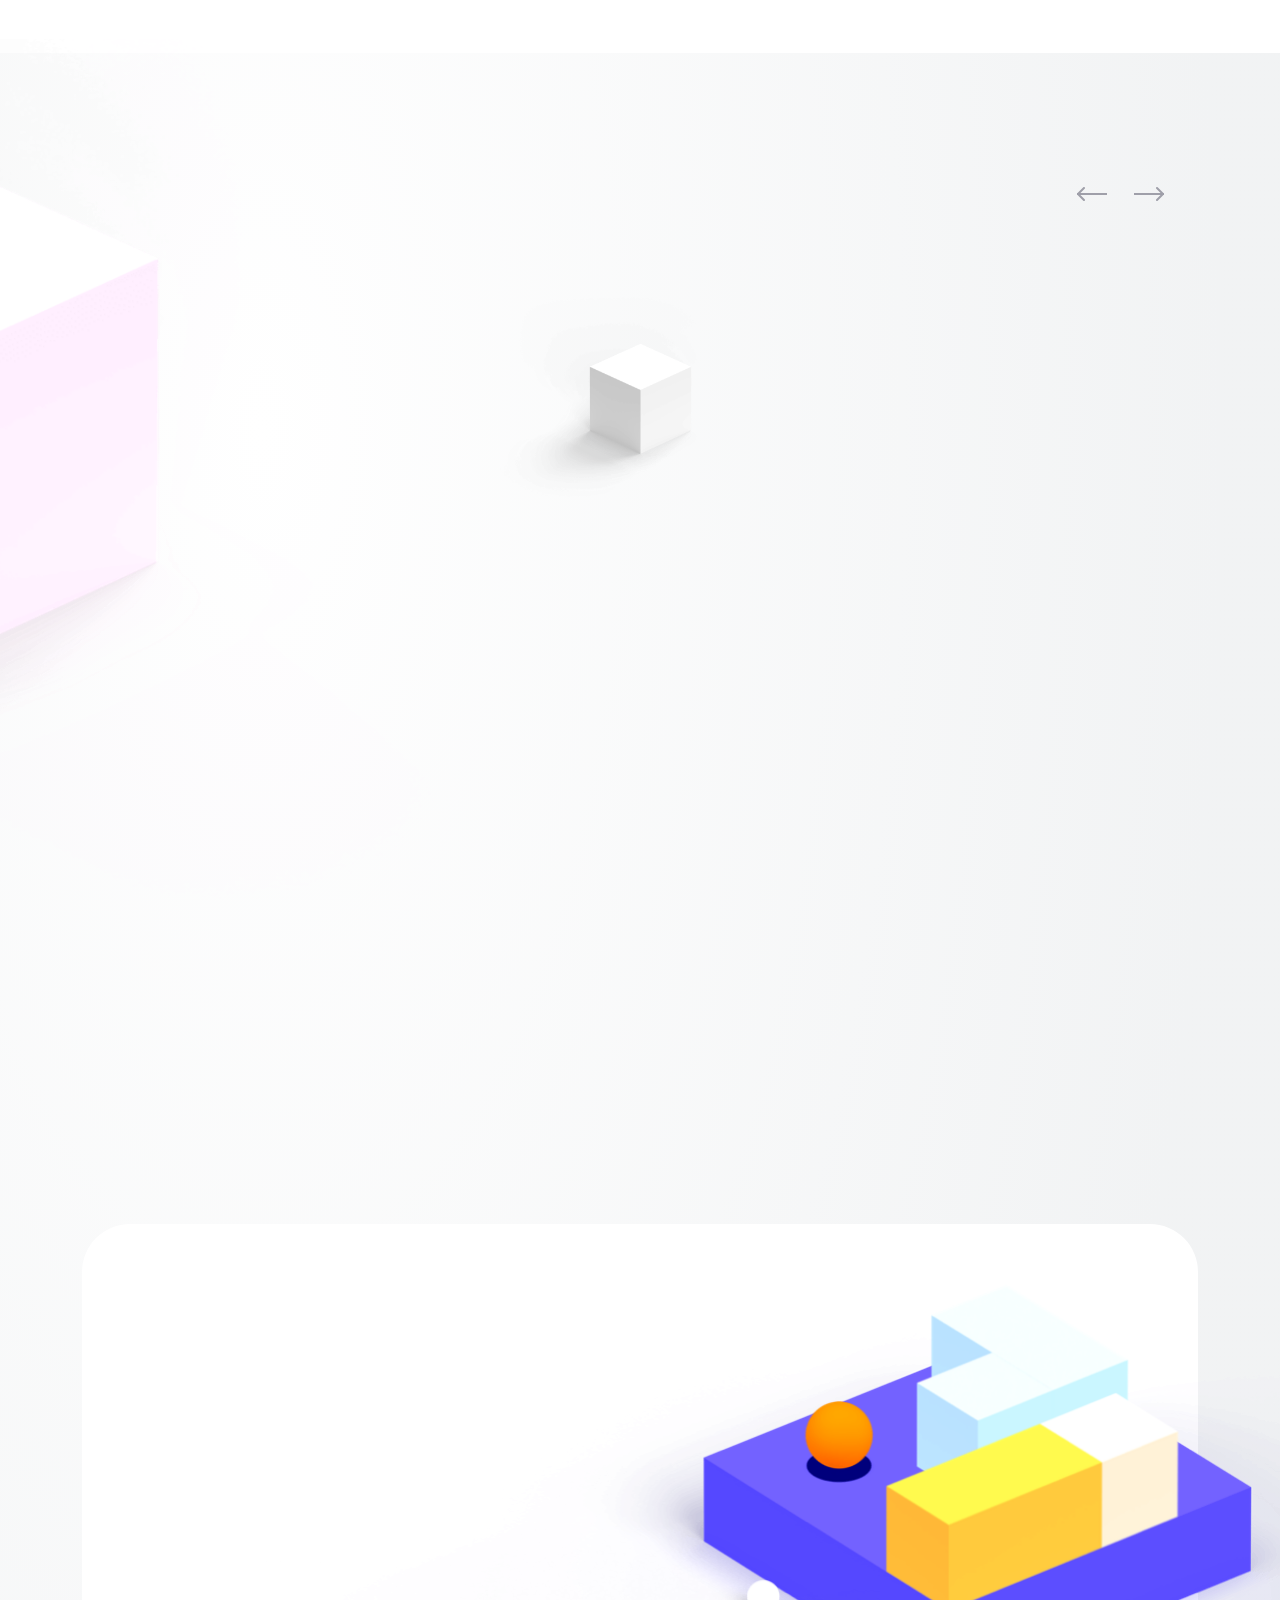
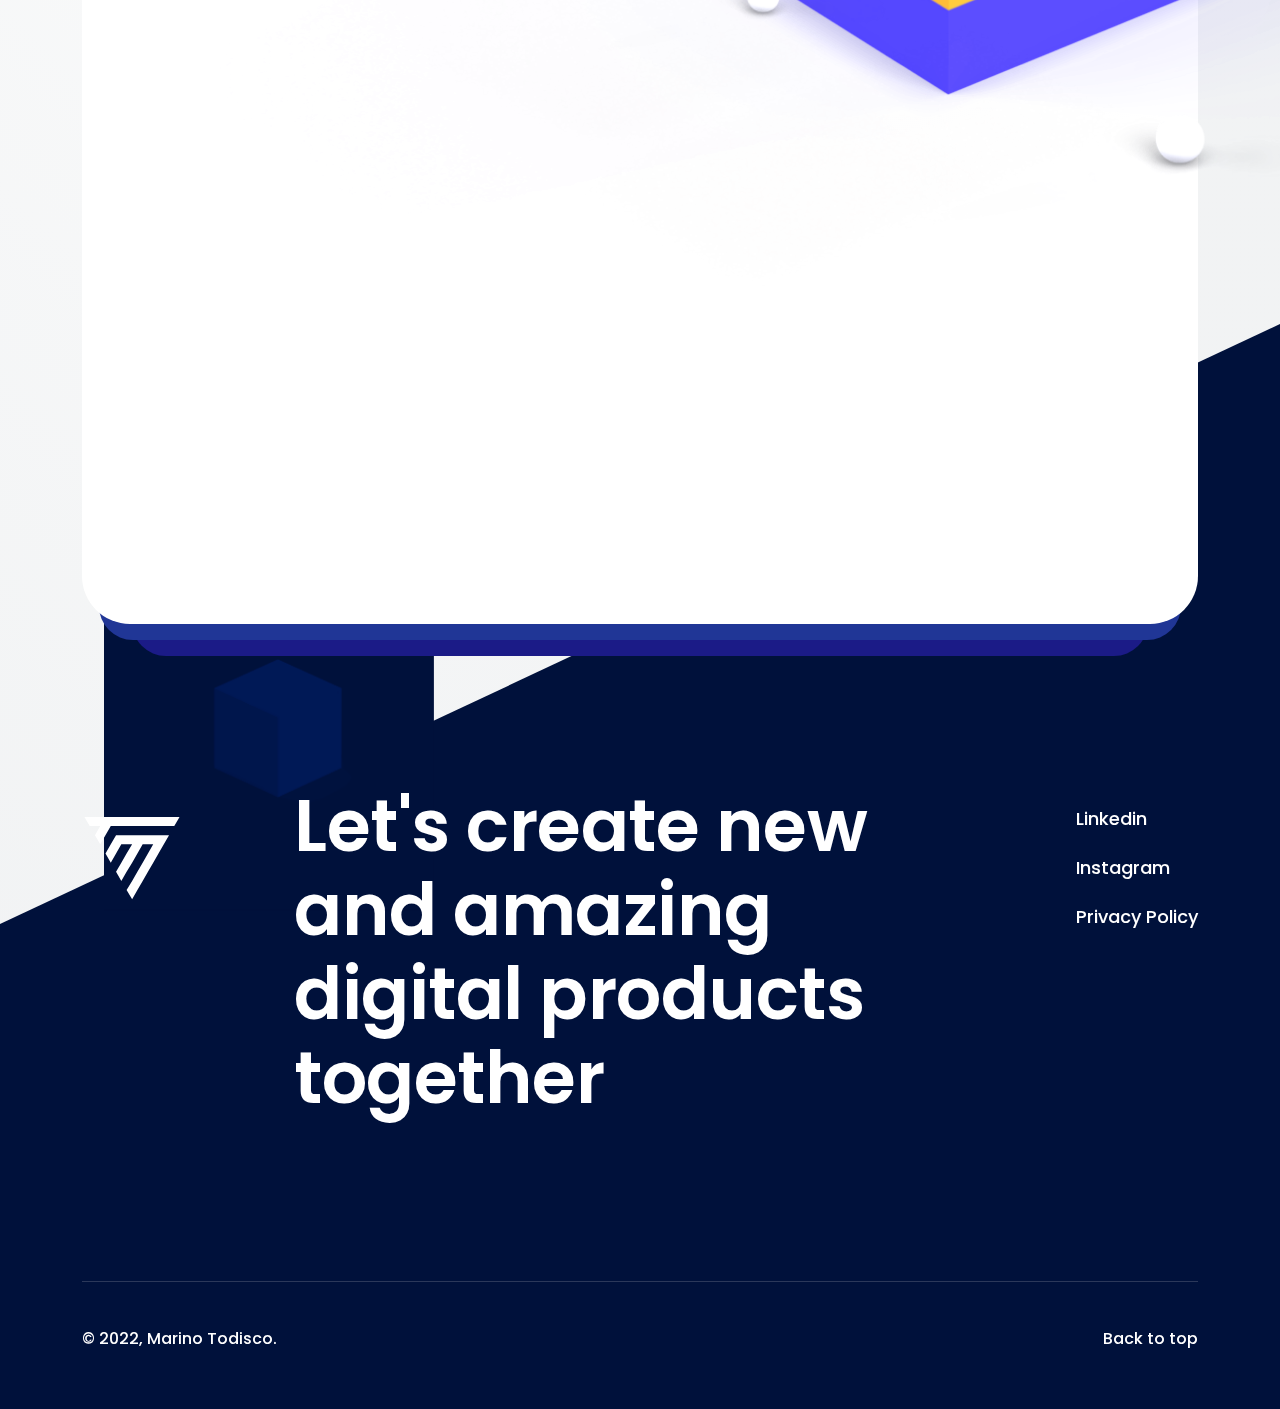
<file: hotel-cs.html>
<!DOCTYPE html>
<html lang="en">
  <head>
    <meta charset="utf-8">
    <title>Case study - Hotel website</title>
    <meta http-equiv="X-UA-Compatible" content="IE=Edge">
    <meta name="viewport" content="width=device-width, initial-scale=1, maximum-scale=1.0, user-scalable=no">
    <meta name="format-detection" content="telephone=no">
    <!--===Favicon===-->
    <link rel="apple-touch-icon" sizes="180x180" href="img/favicon-32x32.png">
    <link rel="mask-icon" href="img/favicon-32x32.png" color="#000000">
    <link rel="icon" type="image/png" sizes="32x32" href="img/favicon-32x32.png">
    <link rel="icon" type="image/png" sizes="16x16" href="img/favicon-16x16.png">
    <!--===Meta===-->
    <meta name="msapplication-TileColor" content="#da532c">
    <meta name="theme-color" content="#ffffff">
    <meta name="description" content="Marino Todisco - Hotel website case study">
    <meta name="twitter:card" content="summary_large_image">
    <meta name="twitter:site" content="Marino Todisco - UX/UI Designer based in Rimini">
    <meta name="twitter:title" content="Marino Todisco - Hotel website case study">
    <meta name="twitter:description" content="Marino Todisco - Hotel website case study">
    <meta name="twitter:creator" content="Marino">
    <meta name="twitter:image" content="https://marino16.github.io/img/case-studies/hotel/hotel_social.jpg">
    <meta property="og:title" content="Marino Todisco - Hotel website case study">
    <meta property="og:type" content="Let's create new and amazing digital experiences together">
    <meta property="og:url" content="https://marino16.github.io/img/case-studies/hotel/hotel_social.jpg">
    <meta property="og:image" content="https://marino16.github.io/img/case-studies/hotel/hotel_social.jpg">
    <meta property="og:description" content="Marino Todisco - Hotel website case study">
    <meta property="og:site_name" content="Marino Todisco - UX/UI Designer based in Rimini">
    <!--===Stylesheet===-->
    <link rel="stylesheet" media="all" href="css/app.css">
    <!-- Fancybox script setup -->
    <script src="https://code.jquery.com/jquery-3.3.1.min.js"></script>
    <link  href="./css/jquery.fancybox.min.css" rel="stylesheet">
    <script src="./js/lib/jquery.fancybox.min.js"></script>
    <!--===Script===-->
    <!-- Global site tag (gtag.js) - Google Analytics -->
<script async src="https://www.googletagmanager.com/gtag/js?id=G-EJC89Q7BTS"></script>
<script>
  window.dataLayer = window.dataLayer || [];
  function gtag(){dataLayer.push(arguments);}
  gtag('js', new Date());

  gtag('config', 'G-EJC89Q7BTS');
</script>
    <script>var viewportmeta = document.querySelector('meta[name="viewport"]');
if (viewportmeta) {
  if (screen.width < 375) {
    var newScale = screen.width / 375;
    viewportmeta.content = 'width=375, minimum-scale=' + newScale + ', maximum-scale=1.0, user-scalable=no, initial-scale=' + newScale + '';
  } else {
    viewportmeta.content = 'width=device-width, maximum-scale=1.0, initial-scale=1.0';
  }
}</script>
  </head>
  <body>
    <div class="page">
      <div class="header js-header" id="header">
        <div class="header__center center"><a class="header__logo" href="index.html"><img class="header__pic" src="img/marino_logo.svg" alt="" /></a>
          <div class="header__social header__social_main"><a class="header__link" href="https://www.linkedin.com/in/marino-todisco-656b3815a/" target="_blank"><svg class="icon icon-dribbble">
                <use xlink:href="img/sprite.svg#linkedin-icon" ></use>
              </svg>Linkedin</a>
              <a class="header__link" href="https://www.instagram.com/marinotodisco/" target="_blank"><svg class="icon icon-instagram">
                <use xlink:href="img/sprite.svg#icon-instagram"></use>
              </svg>Instagram</a></div><button class="header__burger hamburger-cs js-header-burger"></button>
        </div>
        <div class="header__wrapper js-header-wrapper">
          <div class="header__preview"><a class="header__logo" href="index.html"><img class="header__pic" src="img/marino_logo_white.svg" alt="" /></a>
            <div class="header__img"><img class="header__pic" src="img/bg-header.png" alt="" /></div>
          </div>
          <div class="header__center center">
            <div class="header__contacts"><a class="header__line" href="mailto:todisco.marino@gmail.com">
                <div class="header__icon"><svg class="icon icon-email">
                    <use xlink:href="img/sprite.svg#icon-email"></use>
                  </svg></div>
                <div class="header__text">todisco.marino@gmail.com</div>
              </a>
              <div class="header__line">
                <div class="header__icon"><svg class="icon icon-place">
                    <use xlink:href="img/sprite.svg#icon-place"></use>
                  </svg></div>
                <div class="header__text">
                  <p>Rimini,Italy</p>
                  <p></p>
                </div>
              </div><a class="header__line" href="tel:+3292975194">
                <div class="header__icon"><svg class="icon icon-phone">
                    <use xlink:href="img/sprite.svg#icon-phone"></use>
                  </svg></div>
                <div class="header__text">+3292975194 </div>
              </a>
            </div>
            <nav class="header__nav"><a class="header__item" href="index.html"><span>Home</span></a></nav>

            <div class="header__social header__social_inner"><a class="header__link" href="https://www.linkedin.com/in/marino-todisco-656b3815a/"target="_blank"><svg class="icon icon-dribbble">
                  <use xlink:href="img/sprite.svg#linkedin-icon"></use>
                </svg>Linkedin</a>

                <a class="header__link" href="https://www.instagram.com/marinotodisco/"target="_blank"><svg class="icon icon-instagram">
                  <use xlink:href="img/sprite.svg#icon-instagram"></use>
                </svg>Instagram</a></div>
          </div>
        </div>
      </div>
      <!--===Product===-->
      <div class="product">
        <div class="product__head">
          <div class="product__center center">
            <div class="product__wrap">
              <div class="product__stage stage" data-aos="animation-scale-y">Hotel website redesign</div>
              <h1 class="product__title title h1" data-aos="animation-scale-y" data-aos-delay="150">A new identity for a beatiful hotel</h1>
              <div class="product__info h5" data-aos="animation-scale-y" data-aos-delay="300">Just relax and good living</div>
            </div>
            <div class="product__box product__box_show" data-aos="animation-translate-y">
              <div class="product__category">Services Provided</div>
              <ul class="product__list">
                <li>Interviews</li>
                <li>Analysis</li>
                <li>Communication</li>
                <li>Logo design</li>
                <li>UX Design</li>
                <li>User Interface</li>
              </ul>
            </div>
          </div>
        </div>
        <div class="product__bg" style="background-image: url('img/case-studies/hotel/hotel_website.jpg')"></div>
        <div class="product__body">
          <div class="product__center center">
            <div class="product__box product__box_hide" data-aos="animation-scale-y">
              <div class="product__category">Services Provided</div>
              <ul class="product__list">
                <li>Interviews</li>
                <li>Analysis</li>
                <li>Communication</li>
                <li>Logo design</li>
                <li>UX Design</li>
                <li>User Interface</li>
              </ul>
            </div>
            <div class="product__row">
              <div class="product__overview h4" data-aos="animation-scale-y">Overview</div>
              <div class="product__content content" data-aos="animation-scale-y" data-aos-delay="200">
                <p>Romagna is the home of beaches and hotels: so why not propose to an hotel owner a redesign of his logo and website?</p> 
                <p>Whoever is looking for a hotel for his or her vacations must immediately have a positive impact with the structure, which must instantly communicate what the possibilities of relaxation are.</p>
              </div>
            </div>
            <!--==Product Preview==-->
            <div class="product__preview"><img class="product__pic js-parallax" data-scale="1.6" data-orientation="right" src="img/hotel_website.png" alt="hotel website"></div>
            <!--<div class="product__review">
              <div class="product__author" data-aos="animation-scale-y">
                <div class="product__ava"><img class="product__pic" src="img/ava-1.jpg" alt=""></div>
                <div class="product__details">
                  <div class="product__man h5">Dash</div>
                  <div class="product__company">UI8</div>
                </div>
              </div>
              <div class="product__text" data-aos="animation-scale-y" data-aos-delay="200">“Be sure to check out the live preview and let us know your thoughts in the comments section below.”</div>
            </div>-->
          </div>
        </div>
      </div>
      <div class="discover">
        <div class="discover__center center">
          <h2 class="discover__title h1" data-aos="animation-scale-y">Discover.</h2>
          <div class="discover__row">
            <div class="discover__item" data-aos="animation-scale-y">
              <div class="discover__category h5">Requirements and desires</div>
              <ul class="discover__list">
                <li>The need was to propose a new logo (more essential) and a more modern website than the previous one, to bring new customers to the structure.
                  The colors, the photos, the texts: everything had to bring the possible customers to think about the relax.
                </li>
              </ul>
            </div>
          </div>
        </div>
        <div class="discover__circles"></div>
        <div class="figures">
          <div class="figures__preview"><img class="figures__pic" src="img/figures-1.png" alt="" /></div>
          <div class="figures__preview"><img class="figures__pic js-parallax" data-scale="1.6" data-orientation="up" src="img/figures-2.png" alt="" /></div>
          <div class="figures__preview"><img class="figures__pic js-parallax" data-scale="1.3" data-orientation="up" src="img/figures-3.png" alt="" /></div>
          <div class="figures__preview"><img class="figures__pic" src="img/figures-4.png" alt="" /></div>
          <div class="figures__preview"><img class="figures__pic js-parallax" data-scale="2.3" data-orientation="down" src="img/figures-5.png" alt="" /></div>
          <div class="figures__preview"><img class="figures__pic js-parallax" data-scale="2" data-orientation="up" src="img/figures-6.png" alt="" /></div>
        </div>
      </div>
      <div class="desc">
        <div class="desc__center center">
          <div class="desc__head">
            <div class="desc__title h4" data-aos="animation-scale-y">Approach</div>
            <div class="desc__content content" data-aos="animation-scale-y" data-aos-delay="200">
              <p>I approached this design with the desire to deliver a concept that could combine the modernity and tradition of Romagna.</p> 
              <p>After talking to people who worked inside the hotel and the owners, I then proceeded to analyze how to build the website layout and contents, also according to competitors.
                I analyzed the strengths and weaknesses of each solution and then presented the final design. </p>
            </div>
          </div>
          <div class="desc__list"><a class="desc__preview" data-fancybox="gallery" href="img/case-studies/hotel/hotel_mockup.jpg" data-aos="animation-translate-y" data-aos-delay=""><img class="desc__pic" src="img/case-studies/hotel/hotel_mockup.jpg" alt="hotel mockup">
              <div class="desc__zoom"><img class="desc__pic" src="img/arrow-up-right.svg" alt=""></div>
            </a>
            <a class="desc__preview"  data-fancybox="gallery" href="img/case-studies/hotel/hotel_home.jpg" data-aos="animation-translate-y" data-aos-delay="200"><img class="desc__pic" src="img/case-studies/hotel/hotel_home.jpg" alt="hotel home">
              <div class="desc__zoom"><img class="desc__pic" src="img/arrow-up-right.svg" alt=""></div>
            </a>
          </div>
           <!--==Buttons mobile
          <div class="desc__btns" data-aos="animation-scale-y"><button class="desc__btn btn btn_dark"><svg class="icon icon-arrow-left">
                <use xlink:href="img/sprite.svg#icon-arrow-left"></use>
              </svg><span class="btn__text">Prev</span></button><button class="desc__btn btn btn_purple"><span class="btn__text">Next</span><svg class="icon icon-arrow-right">
                <use xlink:href="img/sprite.svg#icon-arrow-right"></use>
              </svg></button></div>===-->
        </div>
      </div>
      <div class="wrapper wrapper_gradient">
        <div class="cases cases_other">
          <div class="cases__center center">
            <div class="cases__stage stage" data-aos="animation-scale-y">You may also like</div>
            <h2 class="cases__title h1" data-aos="animation-scale-y" data-aos-delay="200">Have a look</h2>
            <div class="cases__container">
              <div class="cases__slider owl-carousel js-slider-cases">
                  <!--===Meeters PWA===-->
              <a class="cases__item"     data-aos="animation-translate-y" data-aos-delay="150" href="meeters-cs.html">
                <div class="cases__preview"><img class="cases__pic" src="img/case-studies/meeters/meeters_home.jpg" alt="meeters PWA">
                  <div class="cases__box">Case <br>Study</div>
                </div>
                <div class="cases__body">
                  <h4 class="cases__info h4">Meeters: build connections</h4>
                  <div class="cases__text">The digital event platform </div>
                </div>
              </a>
                <!--===Dog app===-->
              <a class="cases__item"     data-aos="animation-translate-y" data-aos-delay="200" href="dog-app-cs.html">
                <div class="cases__preview"><img class="cases__pic" src="img/dog_mockup_preview.png" alt="dog care app">
                  <div class="cases__box">Case <br>Study</div>
                </div>
                <div class="cases__body">
                  <h4 class="cases__info h4">Dog care app</h4>
                  <div class="cases__text">Find new friend for your dog or a job as dogsitter</div>
                </div>
              </a>
              <!--===Botika website===-->
              <a class="cases__item"     data-aos="animation-translate-y" data-aos-delay="250" href="botika-cs.html">
                <div class="cases__preview"><img class="cases__pic" src="img/case-studies/botikasite/botika_home.jpg" alt="botika website">
                  <div class="cases__box">Case <br>Study</div>
                </div>
                <div class="cases__body">
                  <h4 class="cases__info h4">Botika website</h4>
                  <div class="cases__text">Bringing innovation to companies </div>
                </div>
              </a>
              <!--===Smart home app===-->
              <a class="cases__item" data-aos="animation-translate-y" data-aos-delay="300" href="smart-home-cs.html">
                <div class="cases__preview"><img class="cases__pic" src="img/smart_home_app.png" alt="smart home app">
                  <div class="cases__box">Case <br>Study</div>
                </div>
                <div class="cases__body">
                  <h4 class="cases__info h4">Smart Home app</h4>
                  <div class="cases__text">Manage your smart home with a tap</div>
                </div>
              </a>
              <!--===Medical app===-->
              <a class="cases__item" data-aos="animation-translate-y" data-aos-delay="400" href="med-app-cs.html">
                <div class="cases__preview"><img class="cases__pic" src="img/health_app_ui.png" alt="health app">
                  <div class="cases__box">Case <br>Study</div>
                </div>
                <div class="cases__body">
                  <h4 class="cases__info h4">Health monitoring app</h4>
                  <div class="cases__text">A new way to monitoring people's health</div>
                </div>
              </a>
              <!--===Tiron app===-->
              <a class="cases__item" data-aos="animation-translate-y" data-aos-delay="450" href="tiron-app-cs.html">
                <div class="cases__preview"><img class="cases__pic" src="img/case-studies/tironapp/tironapp_home.jpg" alt="tiron app">
                  <div class="cases__box">Case <br>Study</div>
                </div>
                <div class="cases__body">
                  <h4 class="cases__info h4">Tiron:your business assistant</h4>
                  <div class="cases__text">Manage your appointments, faster</div>
                </div>
              </a>
              <!--===Tiron website===-->
              <a class="cases__item" data-aos="animation-translate-y" data-aos-delay="500" href="tiron-website-cs.html">
                <div class="cases__preview"><img class="cases__pic" src="img/case-studies/tironsite/tironweb_home.jpg" alt="tiron website">
                  <div class="cases__box">Case <br>Study</div>
                </div>
                <div class="cases__body">
                  <h4 class="cases__info h4">Tiron website</h4>
                  <div class="cases__text">A simple website for Tiron</div>
                </div>
              </a>
              </div>
            </div>
          </div>
          <div class="cases__figures">
            <div class="cases__figure"><img class="cases__pic js-parallax" data-scale="1.6" data-orientation="up" src="img/figure-2.png" alt=""></div>
            <div class="cases__figure"><img class="cases__pic js-parallax" data-scale="1.4" data-orientation="down" src="img/figure-3.png" alt=""></div>
          </div>
        </div>
        <!--===Contact form===-->
        <div class="wrapper wrapper_dark">
          <div class="contacts">
            <div class="contacts__center center">
              <div class="contacts__container">
                <div class="contacts__wrap" id="contact">
                  <div class="contacts__stage stage" data-aos="animation-scale-y">Say hello 👋</div>
                  <h2 class="contacts__title h1" data-aos="animation-scale-y" data-aos-delay="200">Let’s Work <br>Together.</h2>
                  <div class="contacts__info" data-aos="animation-scale-y" data-aos-delay="400">I’d love to meet up with you to discuss your venture, and potential collaborations.</div>
                </div>
                <div class="contacts__row">
                  <div class="contacts__details" data-aos="animation-translate-y"><a class="contacts__line" href="mailto:todisco.marino@gmail.com">
                      <div class="contacts__icon"><svg class="icon icon-email">
                          <use xlink:href="img/sprite.svg#icon-email"></use>
                        </svg></div>
                      <div class="contacts__text">todisco.marino@gmail.com</div>
                    </a>
                    <div class="contacts__line">
                      <div class="contacts__icon"><svg class="icon icon-place">
                          <use xlink:href="img/sprite.svg#icon-place"></use>
                        </svg></div>
                      <div class="contacts__text">
                        <p>Rimini, Italy</p>
                      </div>
                    </div>
                    <!--<a class="contacts__line" href="tel:+000000">
                      <div class="contacts__icon"><svg class="icon icon-phone">
                          <use xlink:href="img/sprite.svg#icon-phone"></use>
                        </svg></div>
                      <div class="contacts__text">+0000000</div>
                    </a>-->
                  </div>
                  <!--<form id="contact-form" action="https://formsubmit.co/todisco.marino@gmail.com" method="POST" class="contacts__form" data-aos="animation-translate-y" data-aos-delay="200">
                    <input type="hidden" name="_next" value="https://marino16.github.io/success.html">  
                    <div class="contacts__field field">
                      <div class="field__wrap"><input class="field__input" type="text" name="name" placeholder="Name" />
                        <div class="field__icon"><svg class="icon icon-profile">
                            <use xlink:href="img/sprite.svg#icon-profile"></use>
                          </svg></div>
                      </div>
                    </div>
                    <div class="contacts__field field">
                      <div class="field__wrap"><input class="field__input" type="email" name="email" id="form-email" placeholder="Email (required)"/>
                        <div class="field__icon"><svg class="icon icon-send">
                            <use xlink:href="img/sprite.svg#icon-send"></use>
                          </svg></div>
                      </div>
                    </div>
                    <div class="contacts__field field">
                      <div class="field__wrap"><select class="field__select" name="question">
                          <option>What are you working on?</option>
                          <option>What are you working on? 2</option>
                        </select>
                        <div class="field__icon"><svg class="icon icon-arrows">
                            <use xlink:href="img/sprite.svg#icon-arrows"></use>
                          </svg></div>
                      </div>
                    </div>
                    <div class="contacts__field field field_textarea">
                      <div class="field__wrap"><textarea class="field__textarea" name="message" placeholder="Message"></textarea>
                        <div class="field__icon"><svg class="icon icon-message">
                            <use xlink:href="img/sprite.svg#icon-message"></use>
                          </svg></div>
                          <div class="g-recaptcha brochure__form__captcha"  style="margin-top:20px" data-sitekey="6LfM3HgeAAAAAFlMl3g1sbOyKwpIJcljAEexz_ZV"></div>  
                      </div>
                    </div>
                    <div class="contacts__btn"><button id="btn-form" disabled class="btn btn_purple"><span class="btn__text">Let’s Talk</span><svg class="icon icon-arrow-right">
                          <use xlink:href="img/sprite.svg#icon-arrow-right"></use>
                        </svg></button></div>
                  </form>-->
                </div>
                <div class="contacts__category h5">Let’s connect</div>
                <div class="contacts__social">
                  <div class="contacts__box" data-aos="animation-translate-y"data-aos-delay="150"><a class="contacts__link" href="https://www.linkedin.com/in/marino-todisco-656b3815a/" target="_blank"><svg class="icon icon-instagram">
                        <use xlink:href="img/sprite.svg#linkedin-icon"></use>
                      </svg>
                      <div class="contacts__text">Linkedin</div>
                    </a></div>
                  <div class="contacts__box" data-aos="animation-translate-y" data-aos-delay="300"><a class="contacts__link" href="https://www.instagram.com/marinotodisco/" target="_blank"><svg class="icon icon-instagram">
                        <use xlink:href="img/sprite.svg#icon-instagram"></use>
                      </svg>
                      <div class="contacts__text">Instagram</div>
                    </a></div>
                </div>
                <div class="figures">
                  <div class="figures__preview"><img class="figures__pic" src="img/figures-1.png" alt="" /></div>
                  <div class="figures__preview"><img class="figures__pic js-parallax" data-scale="1.6" data-orientation="up" src="img/figures-2.png" alt="" /></div>
                  <div class="figures__preview"><img class="figures__pic js-parallax" data-scale="1.3" data-orientation="up" src="img/figures-3.png" alt="" /></div>
                  <div class="figures__preview"><img class="figures__pic" src="img/figures-4.png" alt="" /></div>
                  <div class="figures__preview"><img class="figures__pic js-parallax" data-scale="2.3" data-orientation="down" src="img/figures-5.png" alt="" /></div>
                  <div class="figures__preview"><img class="figures__pic js-parallax" data-scale="2" data-orientation="up" src="img/figures-6.png" alt="" /></div>
                </div>
              </div>
            </div>
          </div>
          <div class="footer">
            <div class="footer__center center">
              <div class="footer__body"><a class="footer__logo" href="index.html"><img class="footer__pic" src="img/marino_logo_footer.svg" alt="" /></a>
                <div class="footer__wrap">
                  <div class="footer__title h1">Let's create new and amazing digital products together</div>
                  <!--<div class="footer__info h4">Let’s make it an amazing one.</div>-->
                </div>
                <div class="footer__menu"><!--<a class="footer__link" href="#">About Me</a><a class="footer__link" href="#">Projects</a><a class="footer__link" href="#">Contact</a>--><a class="footer__link" href="https://www.linkedin.com/in/marino-todisco-656b3815a/" target="_blank">Linkedin</a><a class="footer__link" href="https://www.instagram.com/marinotodisco/" target="_blank">Instagram</a><a class="footer__link" href="privacy-policy.html" target="_blank">Privacy Policy</a>
                
                </div>
              </div>
              <div class="footer__bottom">
                <div class="footer__copyright">© 2022, Marino Todisco.</div><a class="footer__scroll js-scroll" href="#header">Back to top</a>
              </div>
            </div>
            <div class="footer__bg">
              <div class="footer__preview"><img class="footer__pic js-parallax" data-scale="1.5" data-orientation="down" src="img/footer-cube-1.png" alt="" /></div>
              <!--<div class="footer__preview"><img class="footer__pic js-parallax" data-scale="1.8" data-orientation="up" src="img/footer-cube-1.png" alt="" /></div>-->
            </div>
          </div>
        </div>
      </div>
      <div class="cursor"></div>
    <script src="js/app.js"></script>
    <script src="js/common.js"></script>
  </body>
</html>
</file>
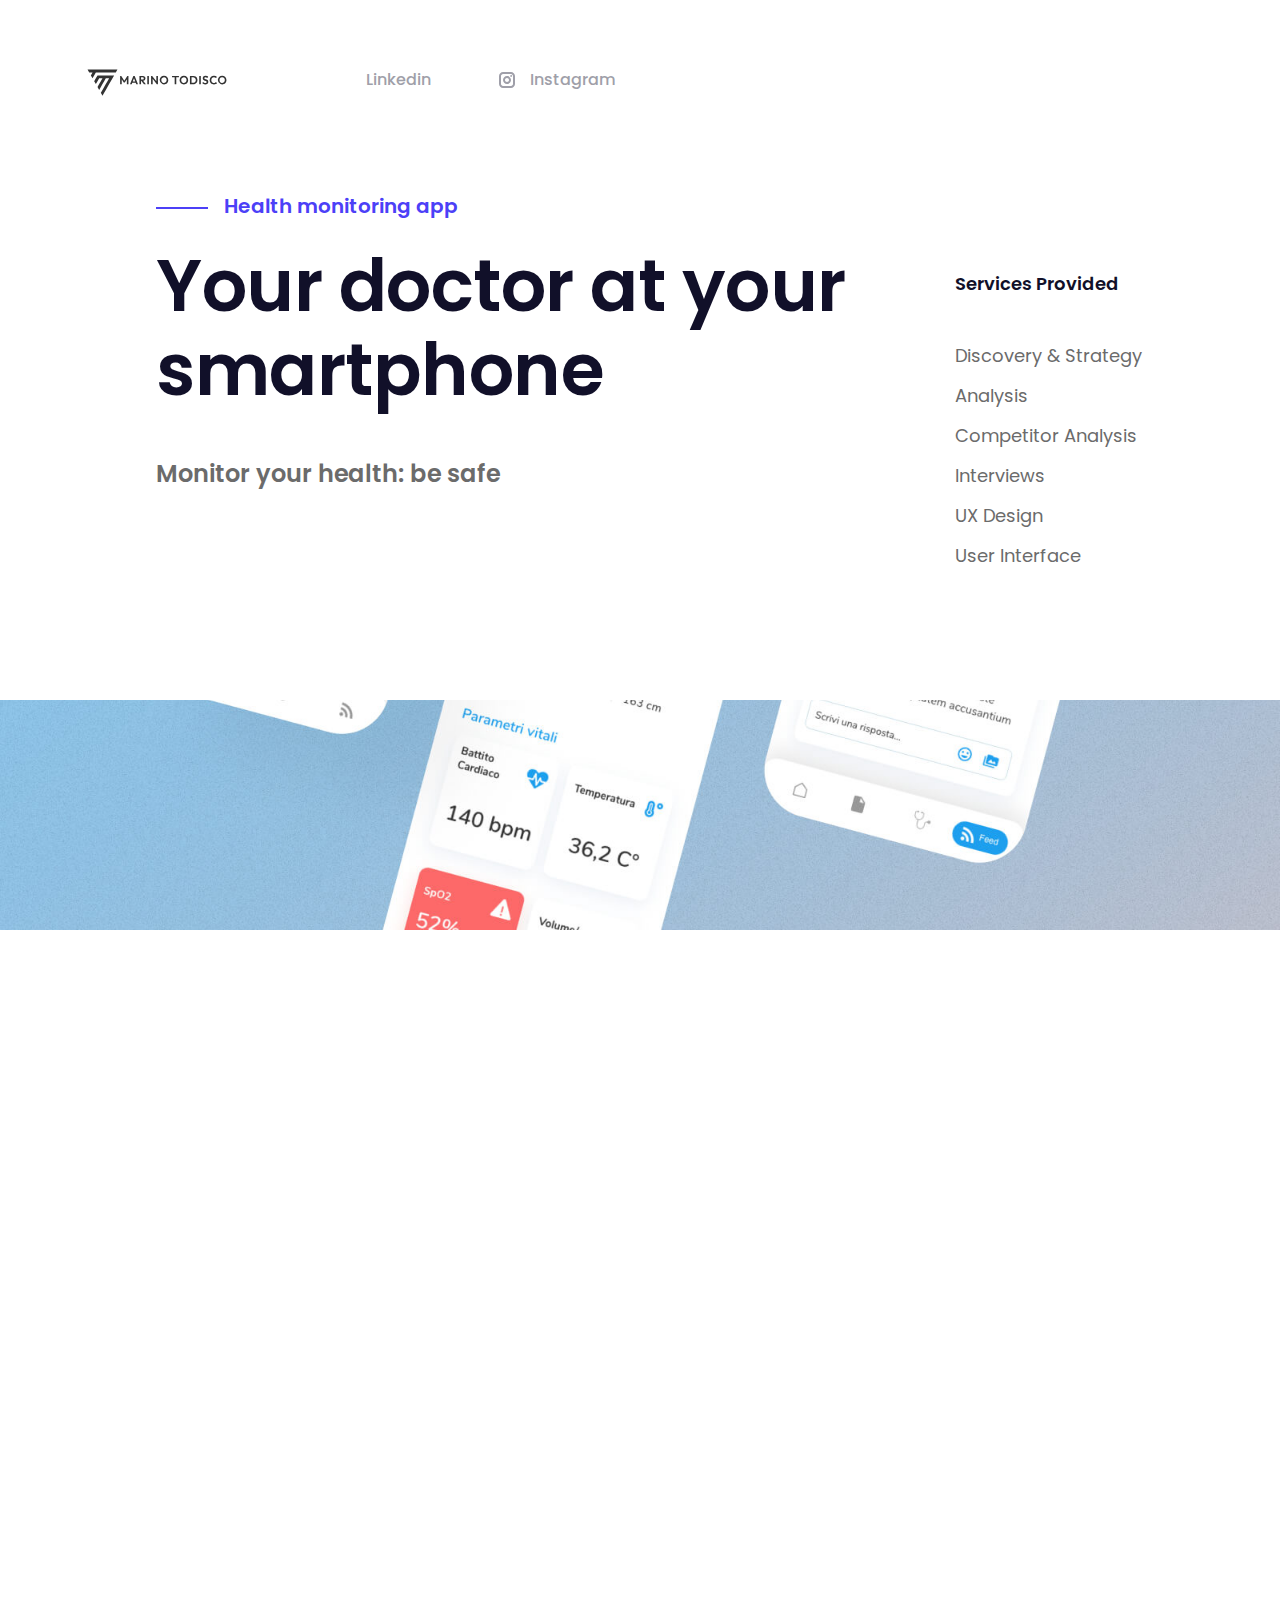
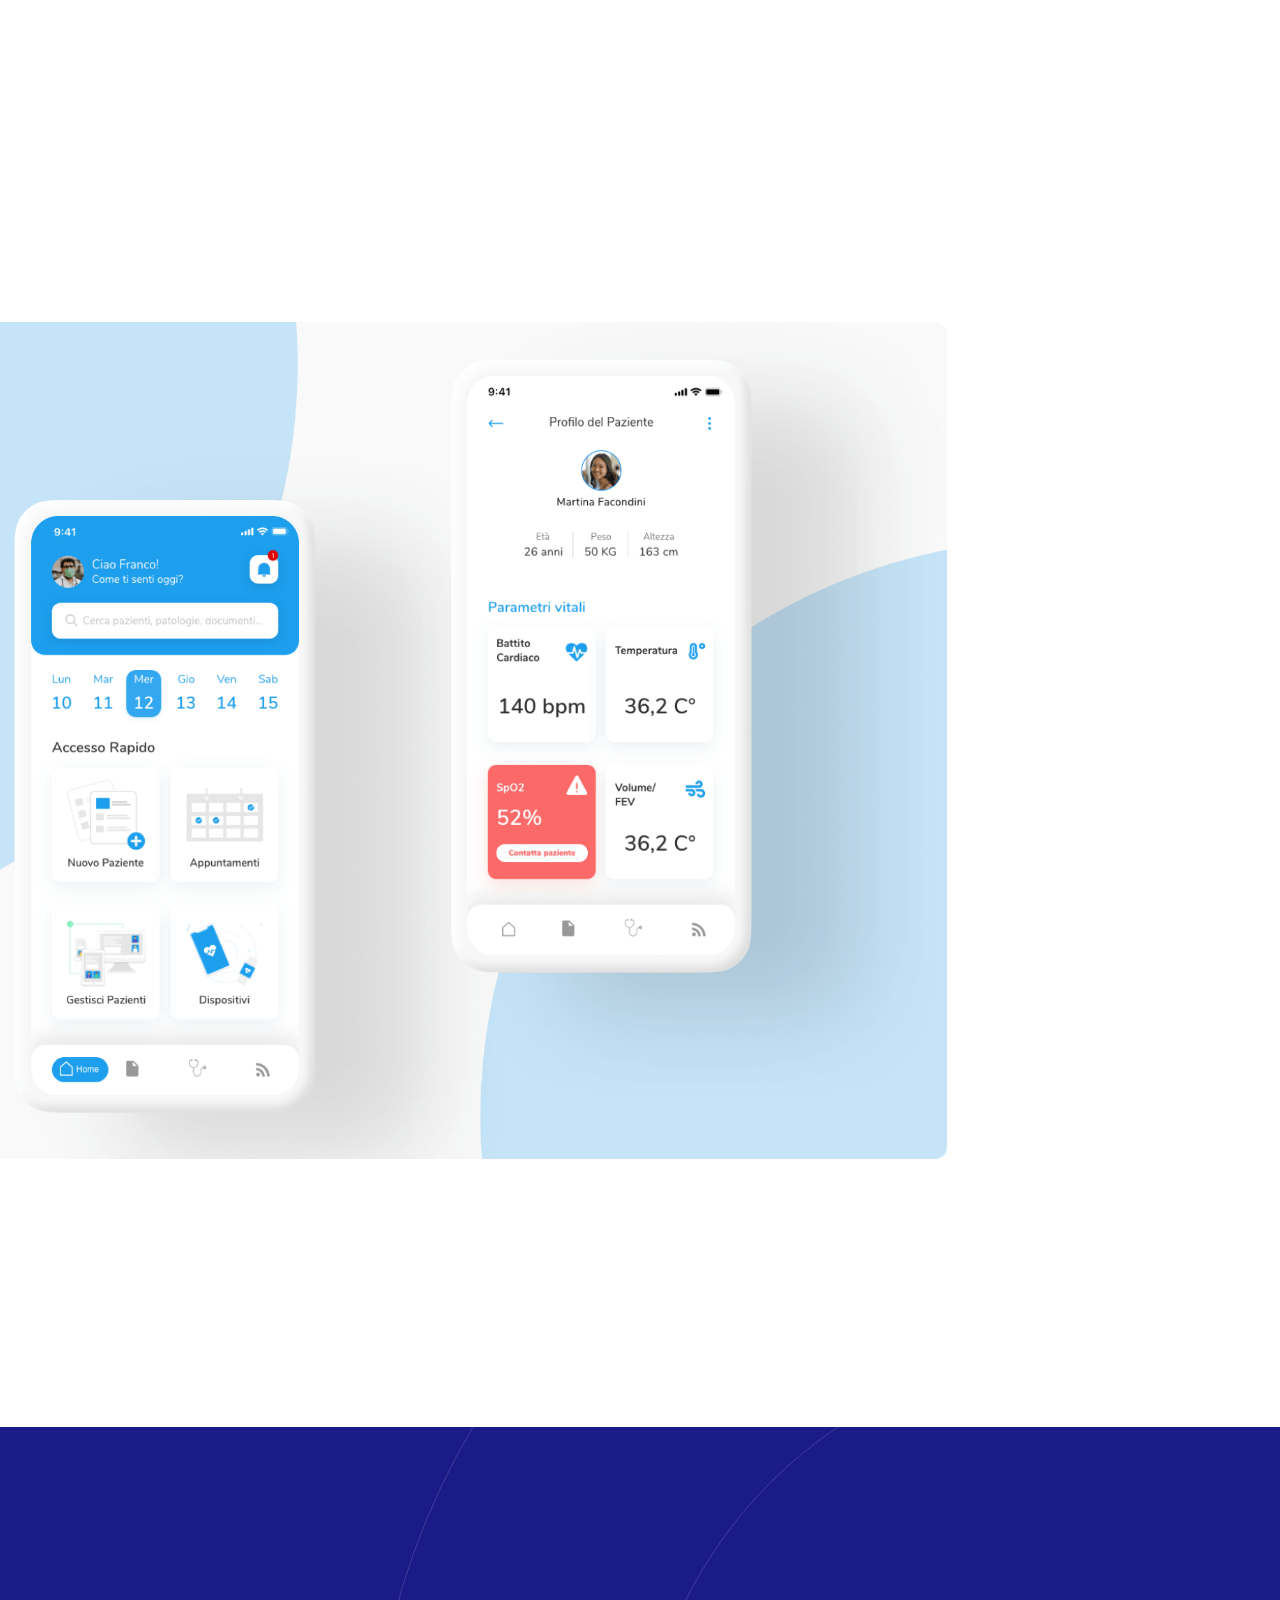
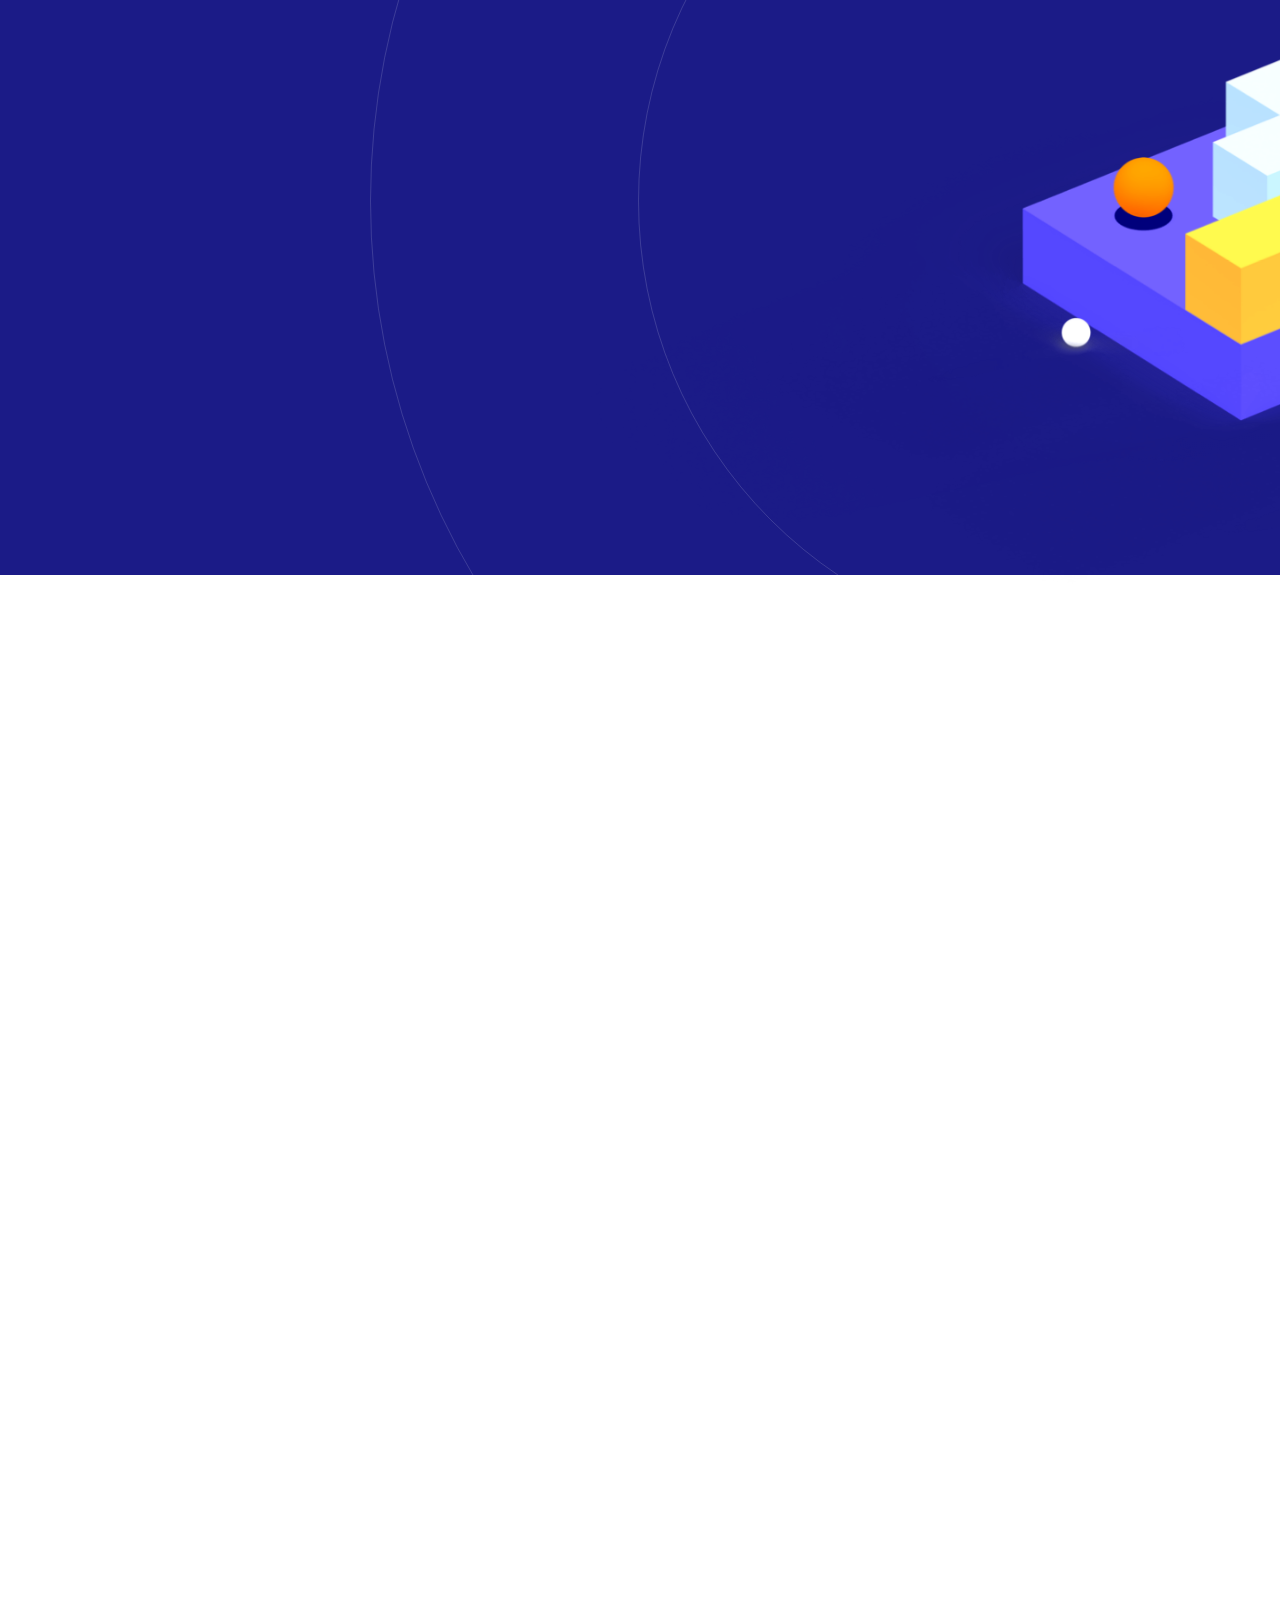
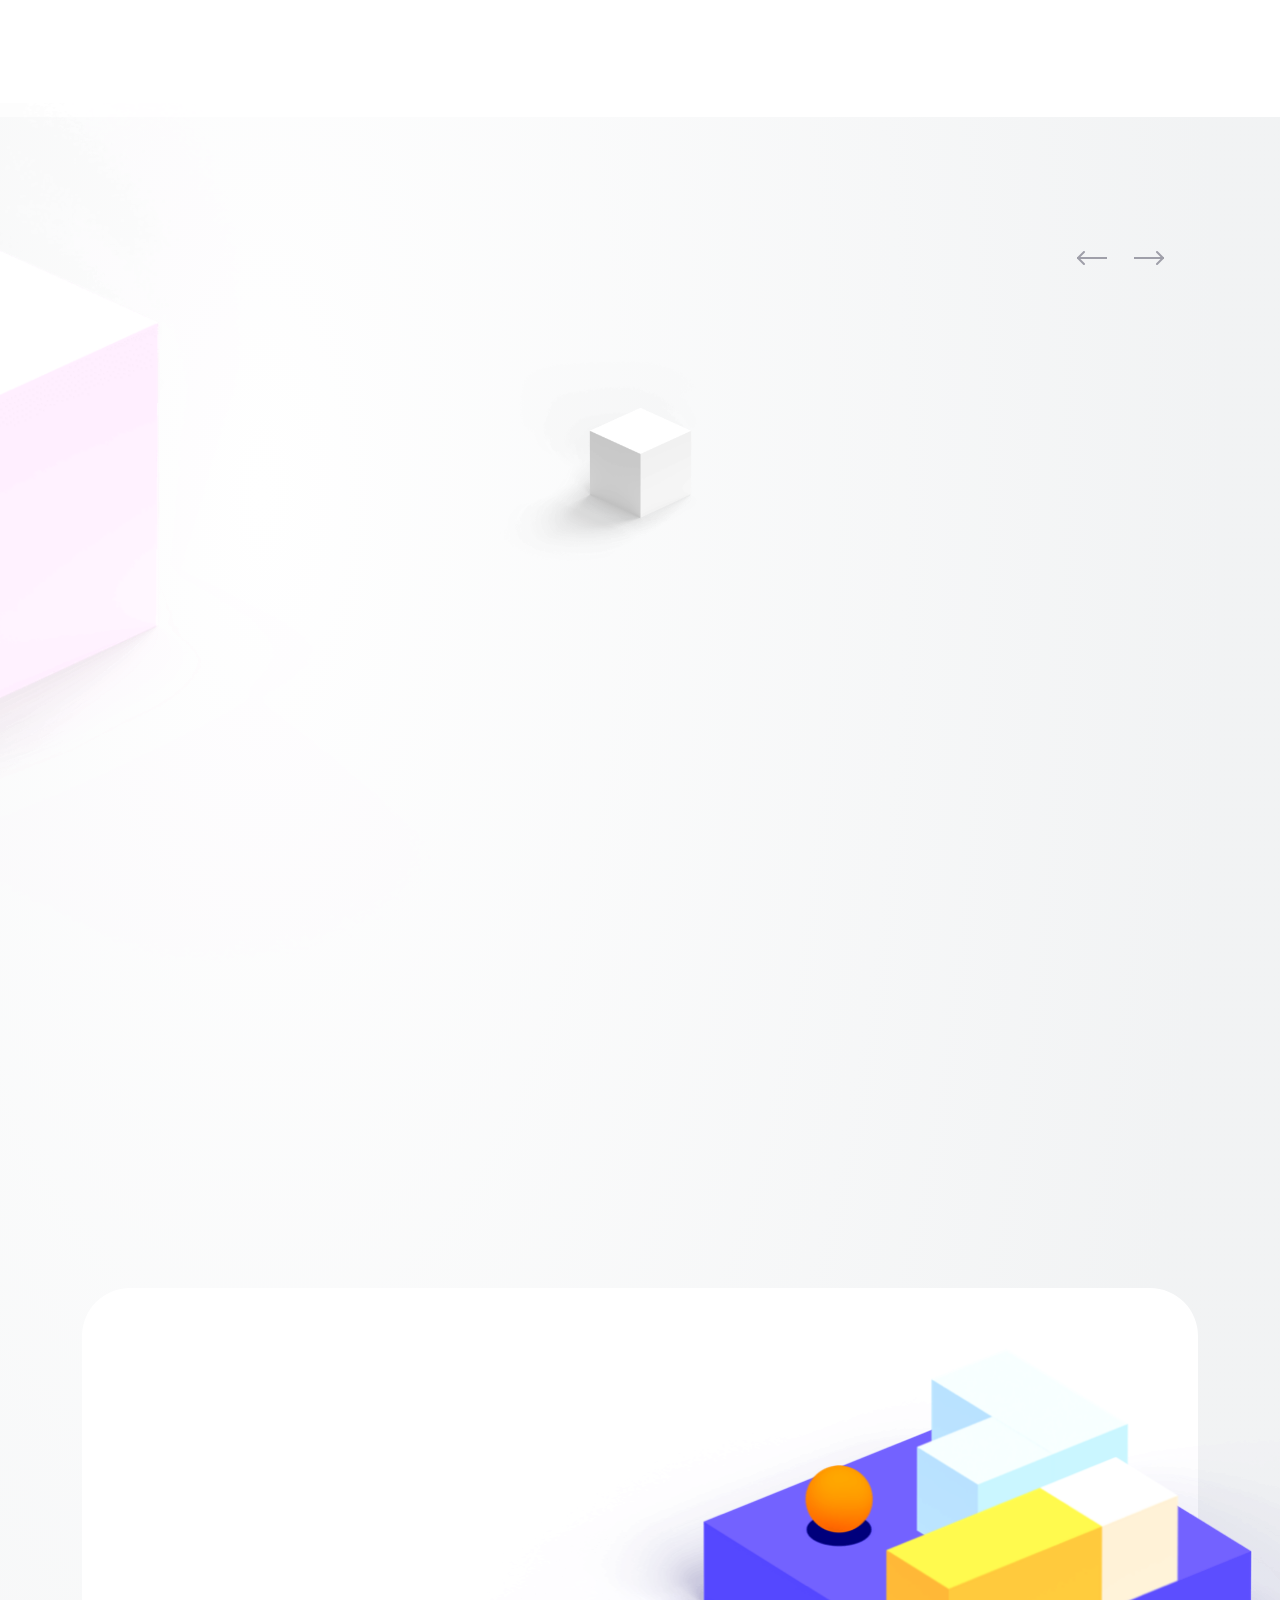
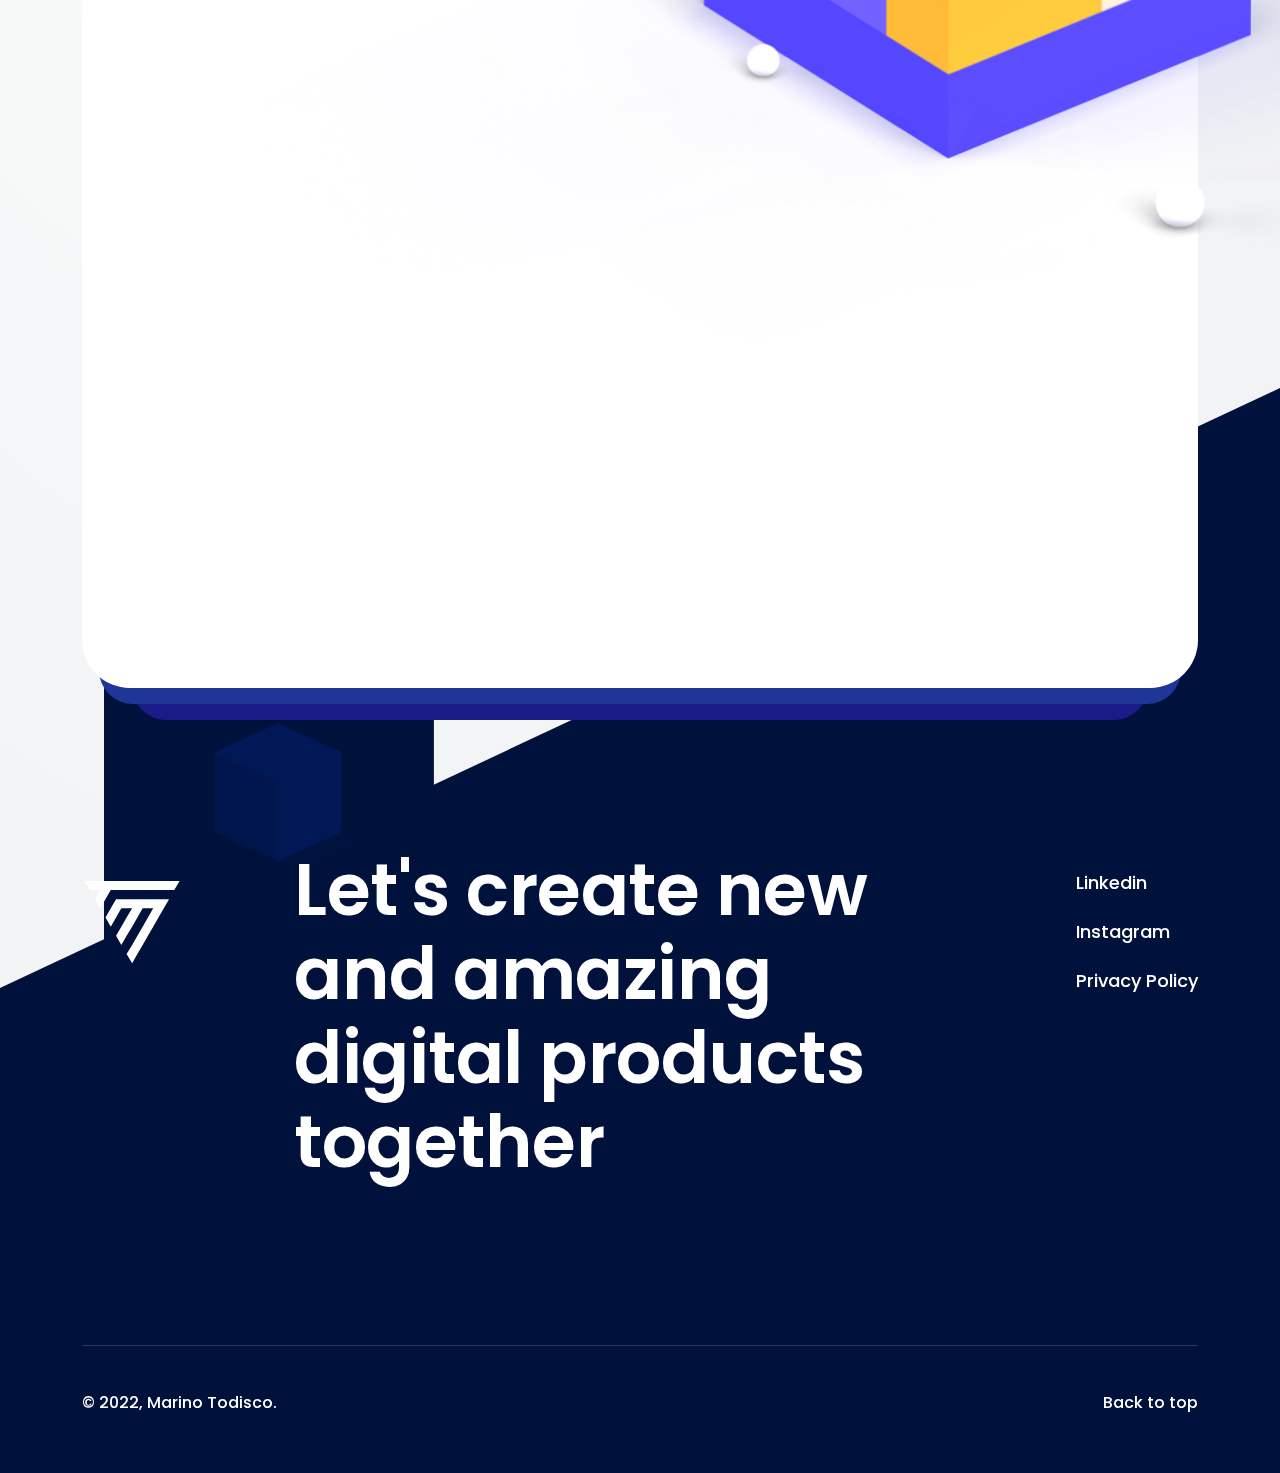
<file: med-app-cs.html>
<!DOCTYPE html>
<html lang="en">
  <head>
    <meta charset="utf-8">
    <title>Case study - Med app</title>
    <meta http-equiv="X-UA-Compatible" content="IE=Edge">
    <meta name="viewport" content="width=device-width, initial-scale=1, maximum-scale=1.0, user-scalable=no">
    <meta name="format-detection" content="telephone=no">
    <!--===Favicon===-->
    <link rel="apple-touch-icon" sizes="180x180" href="img/favicon-32x32.png">
    <link rel="mask-icon" href="img/favicon-32x32.png" color="#000000">
    <link rel="icon" type="image/png" sizes="32x32" href="img/favicon-32x32.png">
    <link rel="icon" type="image/png" sizes="16x16" href="img/favicon-16x16.png">
    <!--===Meta===-->
    <meta name="msapplication-TileColor" content="#da532c">
    <meta name="theme-color" content="#ffffff">
    <meta name="description" content="Marino Todisco - Med app case study">
    <meta name="twitter:card" content="summary_large_image">
    <meta name="twitter:site" content="Marino Todisco - UX/UI Designer based in Rimini">
    <meta name="twitter:title" content="Marino Todisco - Med app case study">
    <meta name="twitter:description" content="Marino Todisco - Med app case study">
    <meta name="twitter:creator" content="Marino">
    <meta name="twitter:image" content="https://marino16.github.io/img/case-studies/medapp/medapp_social.jpg">
    <meta property="og:title" content="Marino Todisco - Med app case study">
    <meta property="og:type" content="Let's create new and amazing digital experiences together">
    <meta property="og:url" content="https://marino16.github.io/img/case-studies/medapp/medapp_social.jpg">
    <meta property="og:image" content="https://marino16.github.io/img/case-studies/medapp/medapp_social.jpg">
    <meta property="og:description" content="Marino Todisco - Med app case study">
    <meta property="og:site_name" content="Marino Todisco - UX/UI Designer based in Rimini">
    <!-- Fancybox script setup -->
    <script src="https://code.jquery.com/jquery-3.3.1.min.js"></script>
    <link  href="./css/jquery.fancybox.min.css" rel="stylesheet">
    <script src="./js/lib/jquery.fancybox.min.js"></script>
    <!--===Stylesheet===-->
    <link rel="stylesheet" media="all" href="css/app.css">
    <!--===Script===-->
    <!-- Global site tag (gtag.js) - Google Analytics -->
<script async src="https://www.googletagmanager.com/gtag/js?id=G-EJC89Q7BTS"></script>
<script>
  window.dataLayer = window.dataLayer || [];
  function gtag(){dataLayer.push(arguments);}
  gtag('js', new Date());

  gtag('config', 'G-EJC89Q7BTS');
</script>
    <script>var viewportmeta = document.querySelector('meta[name="viewport"]');
if (viewportmeta) {
  if (screen.width < 375) {
    var newScale = screen.width / 375;
    viewportmeta.content = 'width=375, minimum-scale=' + newScale + ', maximum-scale=1.0, user-scalable=no, initial-scale=' + newScale + '';
  } else {
    viewportmeta.content = 'width=device-width, maximum-scale=1.0, initial-scale=1.0';
  }
}</script>
  </head>
  <body>
    <div class="page">
      <div class="header js-header" id="header">
        <div class="header__center center"><a class="header__logo" href="index.html"><img class="header__pic" src="img/marino_logo.svg" alt="" /></a>
          <div class="header__social header__social_main"><a class="header__link" href="https://www.linkedin.com/in/marino-todisco-656b3815a/" target="_blank"><svg class="icon icon-dribbble">
                <use xlink:href="img/sprite.svg#linkedin-icon" ></use>
              </svg>Linkedin</a>
              <a class="header__link" href="https://www.instagram.com/marinotodisco/" target="_blank"><svg class="icon icon-instagram">
                <use xlink:href="img/sprite.svg#icon-instagram"></use>
              </svg>Instagram</a></div><button class="header__burger hamburger-cs js-header-burger"></button>
        </div>
        <div class="header__wrapper js-header-wrapper">
          <div class="header__preview"><a class="header__logo" href="index.html"><img class="header__pic" src="img/marino_logo_white.svg" alt="" /></a>
            <div class="header__img"><img class="header__pic" src="img/bg-header.png" alt="" /></div>
          </div>
          <div class="header__center center">
            <div class="header__contacts"><a class="header__line" href="mailto:todisco.marino@gmail.com">
                <div class="header__icon"><svg class="icon icon-email">
                    <use xlink:href="img/sprite.svg#icon-email"></use>
                  </svg></div>
                <div class="header__text">todisco.marino@gmail.com</div>
              </a>
              <div class="header__line">
                <div class="header__icon"><svg class="icon icon-place">
                    <use xlink:href="img/sprite.svg#icon-place"></use>
                  </svg></div>
                <div class="header__text">
                  <p>Rimini,Italy</p>
                  <p></p>
                </div>
              </div><a class="header__line" href="tel:+3292975194">
                <div class="header__icon"><svg class="icon icon-phone">
                    <use xlink:href="img/sprite.svg#icon-phone"></use>
                  </svg></div>
                <div class="header__text">+3292975194 </div>
              </a>
            </div>
            <nav class="header__nav"><a class="header__item" href="index.html"><span>Home</span></a></nav>

            <div class="header__social header__social_inner"><a class="header__link" href="https://www.linkedin.com/in/marino-todisco-656b3815a/"target="_blank"><svg class="icon icon-dribbble">
                  <use xlink:href="img/sprite.svg#linkedin-icon"></use>
                </svg>Linkedin</a>

                <a class="header__link" href="https://www.instagram.com/marinotodisco/"target="_blank"><svg class="icon icon-instagram">
                  <use xlink:href="img/sprite.svg#icon-instagram"></use>
                </svg>Instagram</a></div>
          </div>
        </div>
      </div>
      <!--===Product===-->
      <div class="product">
        <div class="product__head">
          <div class="product__center center">
            <div class="product__wrap">
              <div class="product__stage stage" data-aos="animation-scale-y">Health monitoring app</div>
              <h1 class="product__title title h1" data-aos="animation-scale-y" data-aos-delay="150">Your doctor at your smartphone</h1>
              <div class="product__info h5" data-aos="animation-scale-y" data-aos-delay="300">Monitor your health: be safe</div>
            </div>
            <div class="product__box product__box_show" data-aos="animation-translate-y">
              <div class="product__category">Services Provided</div>
              <ul class="product__list">
                <li>Discovery & Strategy</li>
                <li>Analysis</li>
                <li>Competitor Analysis</li>
                <li>Interviews</li>
                <li>UX Design</li>
                <li>User Interface</li>
              </ul>
            </div>
          </div>
        </div>
        <div class="product__bg" style="background-image: url('img/case-studies/medapp/medapp_background.jpg')"></div>
        <div class="product__body">
          <div class="product__center center">
            <div class="product__box product__box_hide" data-aos="animation-scale-y">
              <div class="product__category">Services Provided</div>
              <ul class="product__list">
                <li>Discovery & Strategy</li>
                <li>Analysis</li>
                <li>Competitor Analysis</li>
                <li>Interviews</li>
                <li>UX Design</li>
                <li>User Interface</li>
              </ul>
            </div>
            <div class="product__row">
              <div class="product__overview h4" data-aos="animation-scale-y">Overview</div>
              <div class="product__content content" data-aos="animation-scale-y" data-aos-delay="200">
                <p>This application was commissioned from me by a digital company that also develops telemedicine solutions. 
                  I was given a brief, which was already discussed within the company and I worked 5 days to deliver it. </p>
                
              </div>
            </div>
            <!--==Product Preview==-->
            <div class="product__preview"><img class="product__pic js-parallax" data-scale="1.6" data-orientation="right" src="img/health_app_ui.png" alt=""></div>
            <!--<div class="product__review">
              <div class="product__author" data-aos="animation-scale-y">
                <div class="product__ava"><img class="product__pic" src="img/ava-1.jpg" alt=""></div>
                <div class="product__details">
                  <div class="product__man h5">Dash</div>
                  <div class="product__company">UI8</div>
                </div>
              </div>
              <div class="product__text" data-aos="animation-scale-y" data-aos-delay="200">“Be sure to check out the live preview and let us know your thoughts in the comments section below.”</div>
            </div>-->
          </div>
        </div>
      </div>
      <div class="discover">
        <div class="discover__center center">
          <h2 class="discover__title h1" data-aos="animation-scale-y">Discover.</h2>
          <div class="discover__row">
            <div class="discover__item" data-aos="animation-scale-y">
              <div class="discover__category h5">Requirements and desires</div>
              <ul class="discover__list">
                <li>The app was meant to allow doctors and their patients to be able to be connected and keep track of people's appointments and requests; on the other and, an app for the final users that could help with getting help for certain conditions.</li>
              </ul>
            </div>
          </div>
        </div>
        <div class="discover__circles"></div>
        <div class="figures">
          <div class="figures__preview"><img class="figures__pic" src="img/figures-1.png" alt="" /></div>
          <div class="figures__preview"><img class="figures__pic js-parallax" data-scale="1.6" data-orientation="up" src="img/figures-2.png" alt="" /></div>
          <div class="figures__preview"><img class="figures__pic js-parallax" data-scale="1.3" data-orientation="up" src="img/figures-3.png" alt="" /></div>
          <div class="figures__preview"><img class="figures__pic" src="img/figures-4.png" alt="" /></div>
          <div class="figures__preview"><img class="figures__pic js-parallax" data-scale="2.3" data-orientation="down" src="img/figures-5.png" alt="" /></div>
          <div class="figures__preview"><img class="figures__pic js-parallax" data-scale="2" data-orientation="up" src="img/figures-6.png" alt="" /></div>
        </div>
      </div>
      <div class="desc">
        <div class="desc__center center">
          <div class="desc__head">
            <div class="desc__title h4" data-aos="animation-scale-y">Approach</div>
            <div class="desc__content content" data-aos="animation-scale-y" data-aos-delay="200">
              <p>The particular period we have faced in recent years has led companies to invest more and more in telemedicine.</p> 
                <p>Not being able to get in touch with people has made it essential to have a <br>doctor-patient relationship that can take place with smartphones<br> and computers, in order to be able to have effective opinions.</p>
                
                <p>The application has been designed, after several research and considerations, to provide this kind of service to users and to provide an aid to doctors, who can have under control a<br>series of fundamental information to work better and more effectively, keeping under control appointments and emergency notifications.</p>
            </div>
          </div>
          <div class="desc__list">
            <a class="desc__preview" data-fancybox="gallery" href="img/case-studies/medapp/medapp_mockup.jpg" data-aos="animation-translate-y" data-aos-delay=""><img class="desc__pic" src="img/case-studies/medapp/medapp_mockup.jpg" alt="">
              <div class="desc__zoom"><img class="desc__pic" src="img/arrow-up-right.svg" alt=""></div>
            </a>
            <a class="desc__preview" data-fancybox="gallery" href="img/case-studies/medapp/medapp_hand.jpg" data-aos="animation-translate-y" data-aos-delay="200"><img class="desc__pic" src="img/case-studies/medapp/medapp_hand.jpg" alt="">
              <div class="desc__zoom"><img class="desc__pic" src="img/arrow-up-right.svg" alt=""></div>
            </a>
          </div>
           <!--===Mobile buttons
          <div class="desc__btns" data-aos="animation-scale-y"><button class="desc__btn btn btn_dark"><svg class="icon icon-arrow-left">
                <use xlink:href="img/sprite.svg#icon-arrow-left"></use>
              </svg><span class="btn__text">Prev</span></button><button class="desc__btn btn btn_purple"><span class="btn__text">Next</span><svg class="icon icon-arrow-right">
                <use xlink:href="img/sprite.svg#icon-arrow-right"></use>
              </svg></button></div>===-->
        </div>
      </div>
      <div class="wrapper wrapper_gradient">
        <div class="cases cases_other">
          <div class="cases__center center">
            <div class="cases__stage stage" data-aos="animation-scale-y">You may also like</div>
            <h2 class="cases__title h1" data-aos="animation-scale-y" data-aos-delay="200">Have a look</h2>
            <div class="cases__container">
              <div class="cases__slider owl-carousel js-slider-cases">
                <!--===Meeters PWA===-->
              <a class="cases__item"     data-aos="animation-translate-y" data-aos-delay="150" href="meeters-cs.html">
                <div class="cases__preview"><img class="cases__pic" src="img/case-studies/meeters/meeters_home.jpg" alt="meeters PWA">
                  <div class="cases__box">Case <br>Study</div>
                </div>
                <div class="cases__body">
                  <h4 class="cases__info h4">Meeters: build connections</h4>
                  <div class="cases__text">The digital event platform </div>
                </div>
              </a>
                <!--===Dog app===-->
              <a class="cases__item"     data-aos="animation-translate-y" data-aos-delay="200" href="dog-app-cs.html">
                <div class="cases__preview"><img class="cases__pic" src="img/dog_mockup_preview.png" alt="dog care app">
                  <div class="cases__box">Case <br>Study</div>
                </div>
                <div class="cases__body">
                  <h4 class="cases__info h4">Dog care app</h4>
                  <div class="cases__text">Find new friend for your dog or a job as dogsitter</div>
                </div>
              </a>
              <!--===Botika website===-->
              <a class="cases__item"     data-aos="animation-translate-y" data-aos-delay="250" href="botika-cs.html">
                <div class="cases__preview"><img class="cases__pic" src="img/case-studies/botikasite/botika_home.jpg" alt="botika website">
                  <div class="cases__box">Case <br>Study</div>
                </div>
                <div class="cases__body">
                  <h4 class="cases__info h4">Botika website</h4>
                  <div class="cases__text">Bringing innovation to companies </div>
                </div>
              </a>
              <!--===Smart home app===-->
              <a class="cases__item" data-aos="animation-translate-y" data-aos-delay="300" href="smart-home-cs.html">
                <div class="cases__preview"><img class="cases__pic" src="img/smart_home_app.png" alt="smart home app">
                  <div class="cases__box">Case <br>Study</div>
                </div>
                <div class="cases__body">
                  <h4 class="cases__info h4">Smart Home app</h4>
                  <div class="cases__text">Manage your smart home with a tap</div>
                </div>
              </a>
              <!--===Hotel website redesign===-->
              <a class="cases__item"     data-aos="animation-translate-y" data-aos-delay="350" href="hotel-cs.html">
                <div class="cases__preview"><img class="cases__pic" src="img/hotel_website.png" alt="hotel website">
                  <div class="cases__box">Case <br>Study</div>
                </div>
                <div class="cases__body">
                  <h4 class="cases__info h4">Hotel website</h4>
                  <div class="cases__text">A website redesign for a beautiful hotel </div>
                </div>
              </a>
              <!--===Tiron app===-->
              <a class="cases__item" data-aos="animation-translate-y" data-aos-delay="450" href="tiron-app-cs.html">
                <div class="cases__preview"><img class="cases__pic" src="img/case-studies/tironapp/tironapp_home.jpg" alt="tiron app">
                  <div class="cases__box">Case <br>Study</div>
                </div>
                <div class="cases__body">
                  <h4 class="cases__info h4">Tiron:your business assistant</h4>
                  <div class="cases__text">Manage your appointments, faster</div>
                </div>
              </a>
              <!--===Tiron website===-->
              <a class="cases__item" data-aos="animation-translate-y" data-aos-delay="500" href="tiron-website-cs.html">
                <div class="cases__preview"><img class="cases__pic" src="img/case-studies/tironsite/tironweb_home.jpg" alt="tiron website">
                  <div class="cases__box">Case <br>Study</div>
                </div>
                <div class="cases__body">
                  <h4 class="cases__info h4">Tiron website</h4>
                  <div class="cases__text">A simple website for Tiron</div>
                </div>
              </a>
              </div>
            </div>
          </div>
          <div class="cases__figures">
            <div class="cases__figure"><img class="cases__pic js-parallax" data-scale="1.6" data-orientation="up" src="img/figure-2.png" alt=""></div>
            <div class="cases__figure"><img class="cases__pic js-parallax" data-scale="1.4" data-orientation="down" src="img/figure-3.png" alt=""></div>
          </div>
        </div>
        <!--===Contact form===-->
        <div class="wrapper wrapper_dark">
          <div class="contacts">
            <div class="contacts__center center">
              <div class="contacts__container">
                <div class="contacts__wrap" id="contact">
                  <div class="contacts__stage stage" data-aos="animation-scale-y">Say hello 👋</div>
                  <h2 class="contacts__title h1" data-aos="animation-scale-y" data-aos-delay="200">Let’s Work <br>Together.</h2>
                  <div class="contacts__info" data-aos="animation-scale-y" data-aos-delay="400">I’d love to meet up with you to discuss your venture, and potential collaborations.</div>
                </div>
                <div class="contacts__row">
                  <div class="contacts__details" data-aos="animation-translate-y"><a class="contacts__line" href="mailto:todisco.marino@gmail.com">
                      <div class="contacts__icon"><svg class="icon icon-email">
                          <use xlink:href="img/sprite.svg#icon-email"></use>
                        </svg></div>
                      <div class="contacts__text">todisco.marino@gmail.com</div>
                    </a>
                    <div class="contacts__line">
                      <div class="contacts__icon"><svg class="icon icon-place">
                          <use xlink:href="img/sprite.svg#icon-place"></use>
                        </svg></div>
                      <div class="contacts__text">
                        <p>Rimini, Italy</p>
                      </div>
                    </div>
                    <!--<a class="contacts__line" href="tel:+000000">
                      <div class="contacts__icon"><svg class="icon icon-phone">
                          <use xlink:href="img/sprite.svg#icon-phone"></use>
                        </svg></div>
                      <div class="contacts__text">+0000000</div>
                    </a>-->
                  </div>
                  <!--<form id="contact-form" action="https://formsubmit.co/todisco.marino@gmail.com" method="POST" class="contacts__form" data-aos="animation-translate-y" data-aos-delay="200">
                    <input type="hidden" name="_next" value="https://marino16.github.io/success.html">  
                    <div class="contacts__field field">
                      <div class="field__wrap"><input class="field__input" type="text" name="name" placeholder="Name" />
                        <div class="field__icon"><svg class="icon icon-profile">
                            <use xlink:href="img/sprite.svg#icon-profile"></use>
                          </svg></div>
                      </div>
                    </div>
                    <div class="contacts__field field">
                      <div class="field__wrap"><input class="field__input" type="email" name="email" id="form-email" placeholder="Email (required)"/>
                        <div class="field__icon"><svg class="icon icon-send">
                            <use xlink:href="img/sprite.svg#icon-send"></use>
                          </svg></div>
                      </div>
                    </div>
                    <div class="contacts__field field">
                      <div class="field__wrap"><select class="field__select" name="question">
                          <option>What are you working on?</option>
                          <option>What are you working on? 2</option>
                        </select>
                        <div class="field__icon"><svg class="icon icon-arrows">
                            <use xlink:href="img/sprite.svg#icon-arrows"></use>
                          </svg></div>
                      </div>
                    </div>
                    <div class="contacts__field field field_textarea">
                      <div class="field__wrap"><textarea class="field__textarea" name="message" placeholder="Message"></textarea>
                        <div class="field__icon"><svg class="icon icon-message">
                            <use xlink:href="img/sprite.svg#icon-message"></use>
                          </svg></div>
                          <div class="g-recaptcha brochure__form__captcha"  style="margin-top:20px" data-sitekey="6LfM3HgeAAAAAFlMl3g1sbOyKwpIJcljAEexz_ZV"></div>  
                      </div>
                    </div>
                    <div class="contacts__btn"><button id="btn-form" disabled class="btn btn_purple"><span class="btn__text">Let’s Talk</span><svg class="icon icon-arrow-right">
                          <use xlink:href="img/sprite.svg#icon-arrow-right"></use>
                        </svg></button></div>
                  </form>-->
                </div>
                <div class="contacts__category h5">Let’s connect</div>
                <div class="contacts__social">
                  <div class="contacts__box" data-aos="animation-translate-y"data-aos-delay="150"><a class="contacts__link" href="https://www.linkedin.com/in/marino-todisco-656b3815a/" target="_blank"><svg class="icon icon-instagram">
                        <use xlink:href="img/sprite.svg#linkedin-icon"></use>
                      </svg>
                      <div class="contacts__text">Linkedin</div>
                    </a></div>
                  <div class="contacts__box" data-aos="animation-translate-y" data-aos-delay="300"><a class="contacts__link" href="https://www.instagram.com/marinotodisco/" target="_blank"><svg class="icon icon-instagram">
                        <use xlink:href="img/sprite.svg#icon-instagram"></use>
                      </svg>
                      <div class="contacts__text">Instagram</div>
                    </a></div>
                </div>
                <div class="figures">
                  <div class="figures__preview"><img class="figures__pic" src="img/figures-1.png" alt="" /></div>
                  <div class="figures__preview"><img class="figures__pic js-parallax" data-scale="1.6" data-orientation="up" src="img/figures-2.png" alt="" /></div>
                  <div class="figures__preview"><img class="figures__pic js-parallax" data-scale="1.3" data-orientation="up" src="img/figures-3.png" alt="" /></div>
                  <div class="figures__preview"><img class="figures__pic" src="img/figures-4.png" alt="" /></div>
                  <div class="figures__preview"><img class="figures__pic js-parallax" data-scale="2.3" data-orientation="down" src="img/figures-5.png" alt="" /></div>
                  <div class="figures__preview"><img class="figures__pic js-parallax" data-scale="2" data-orientation="up" src="img/figures-6.png" alt="" /></div>
                </div>
              </div>
            </div>
          </div>
          <div class="footer">
            <div class="footer__center center">
              <div class="footer__body"><a class="footer__logo" href="index.html"><img class="footer__pic" src="img/marino_logo_footer.svg" alt="" /></a>
                <div class="footer__wrap">
                  <div class="footer__title h1">Let's create new and amazing digital products together</div>
                  <!--<div class="footer__info h4">Let’s make it an amazing one.</div>-->
                </div>
                <div class="footer__menu"><!--<a class="footer__link" href="#">About Me</a><a class="footer__link" href="#">Projects</a><a class="footer__link" href="#">Contact</a>--><a class="footer__link" href="https://www.linkedin.com/in/marino-todisco-656b3815a/" target="_blank">Linkedin</a><a class="footer__link" href="https://www.instagram.com/marinotodisco/" target="_blank">Instagram</a><a class="footer__link" href="privacy-policy.html" target="_blank">Privacy Policy</a>
                
                </div>
              </div>
              <div class="footer__bottom">
                <div class="footer__copyright">© 2022, Marino Todisco.</div><a class="footer__scroll js-scroll" href="#header">Back to top</a>
              </div>
            </div>
            <div class="footer__bg">
              <div class="footer__preview"><img class="footer__pic js-parallax" data-scale="1.5" data-orientation="down" src="img/footer-cube-1.png" alt="" /></div>
              <!--<div class="footer__preview"><img class="footer__pic js-parallax" data-scale="1.8" data-orientation="up" src="img/footer-cube-1.png" alt="" /></div>-->
            </div>
          </div>
        </div>
      </div>
      <div class="cursor"></div>
    <script src="js/app.js"></script>
    <script src="js/common.js"></script>
  </body>
</html>
</file>
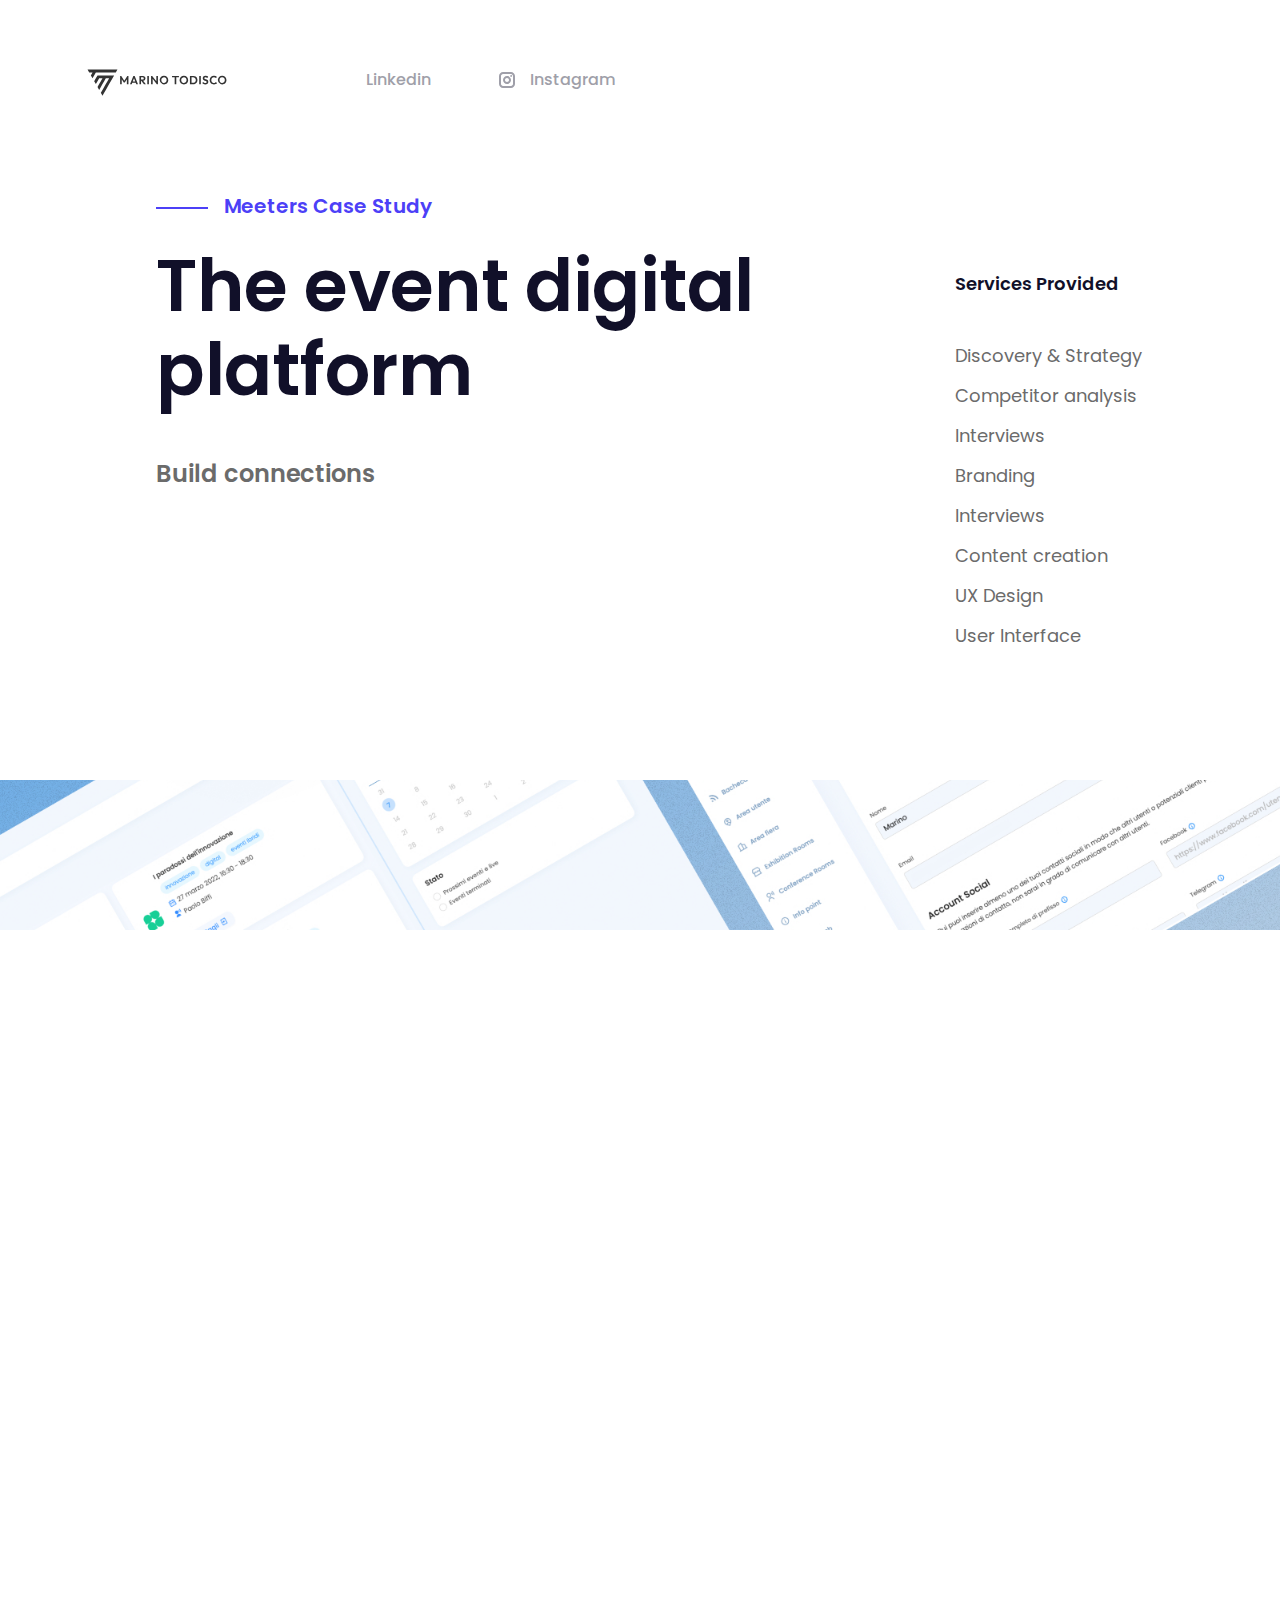
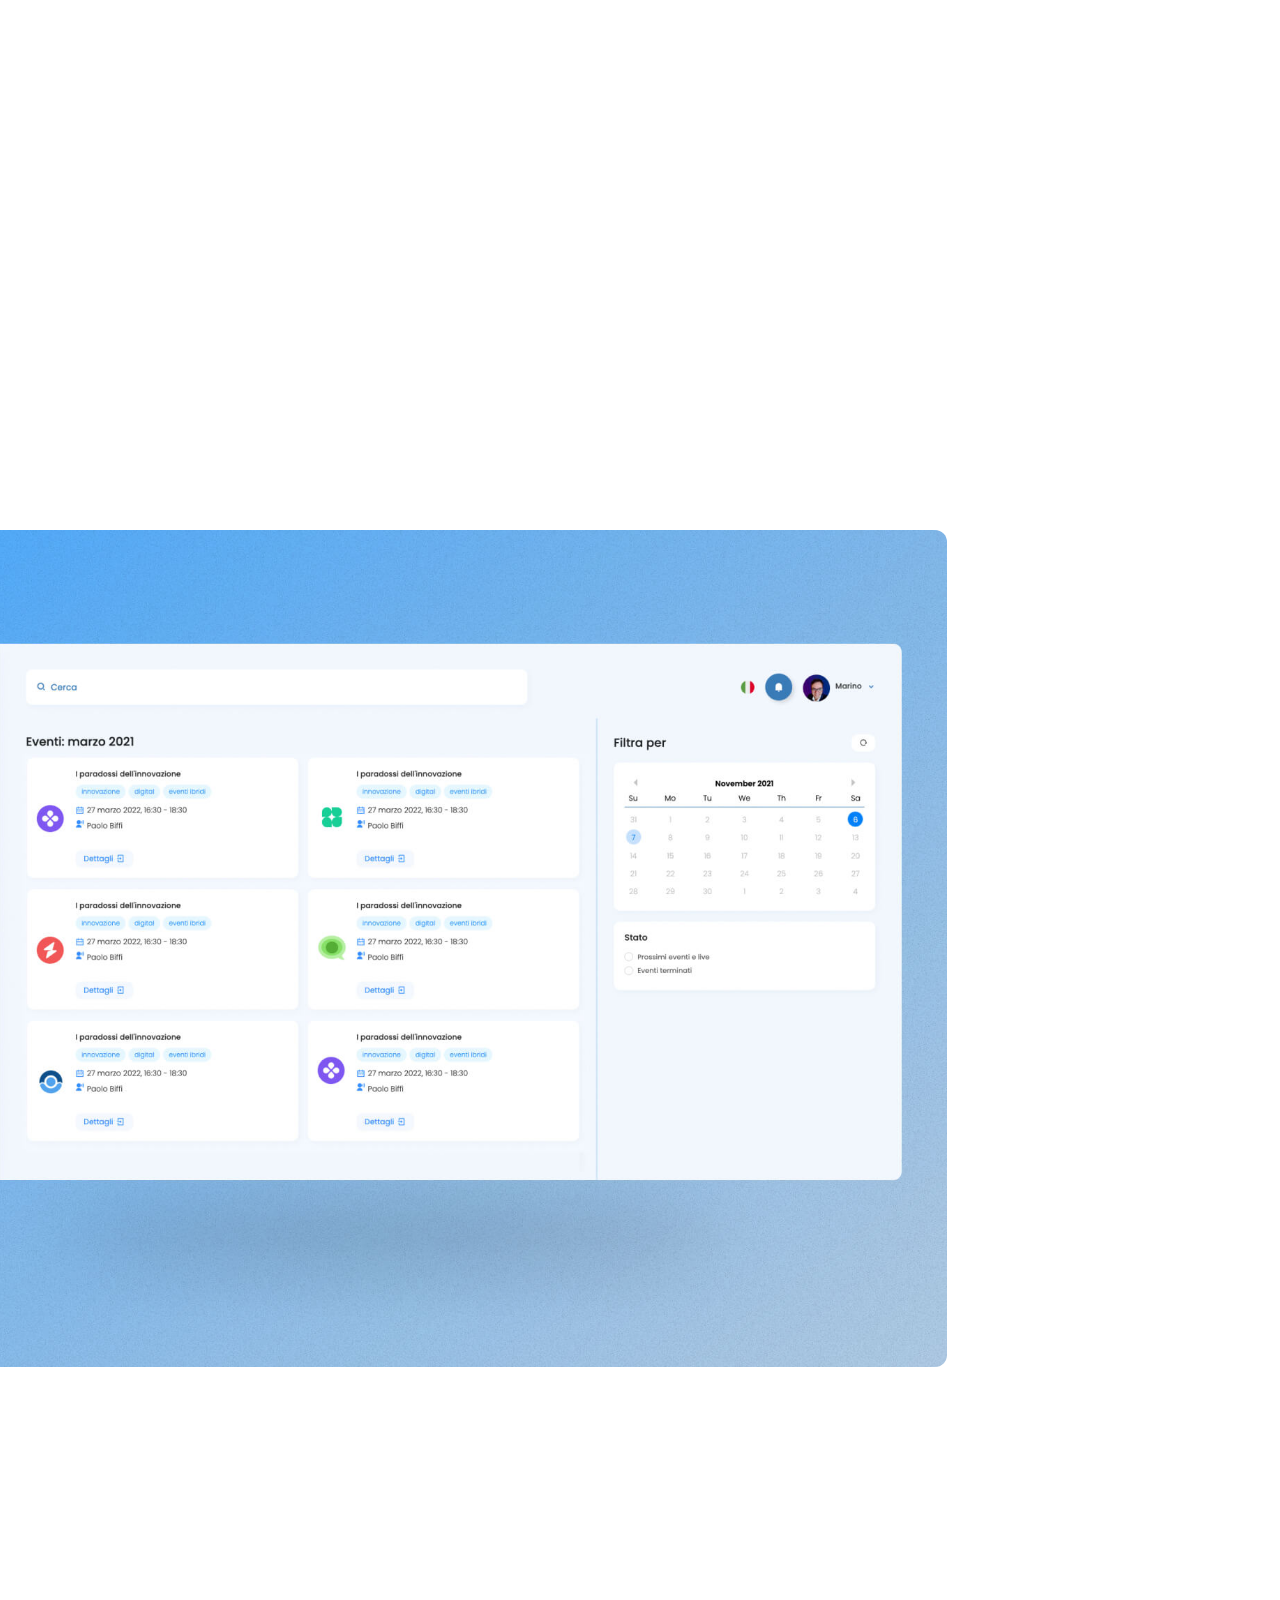
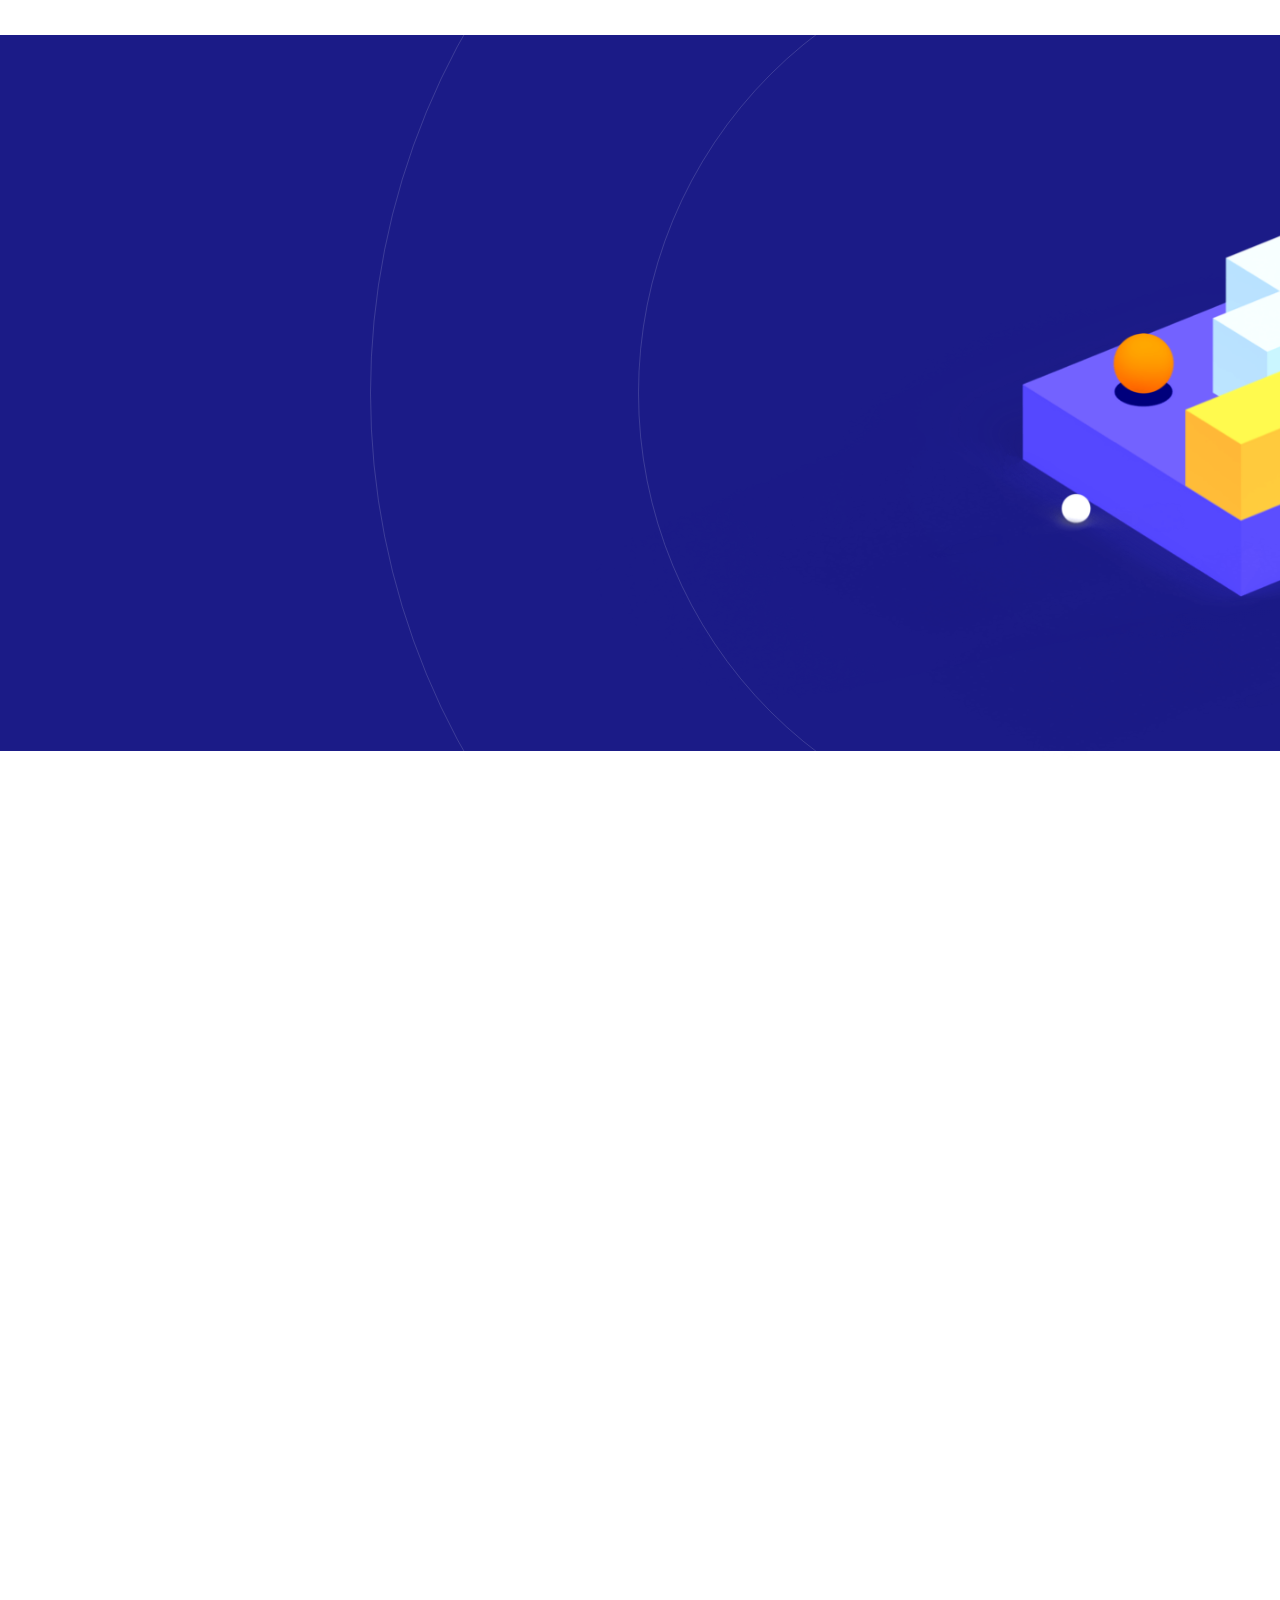
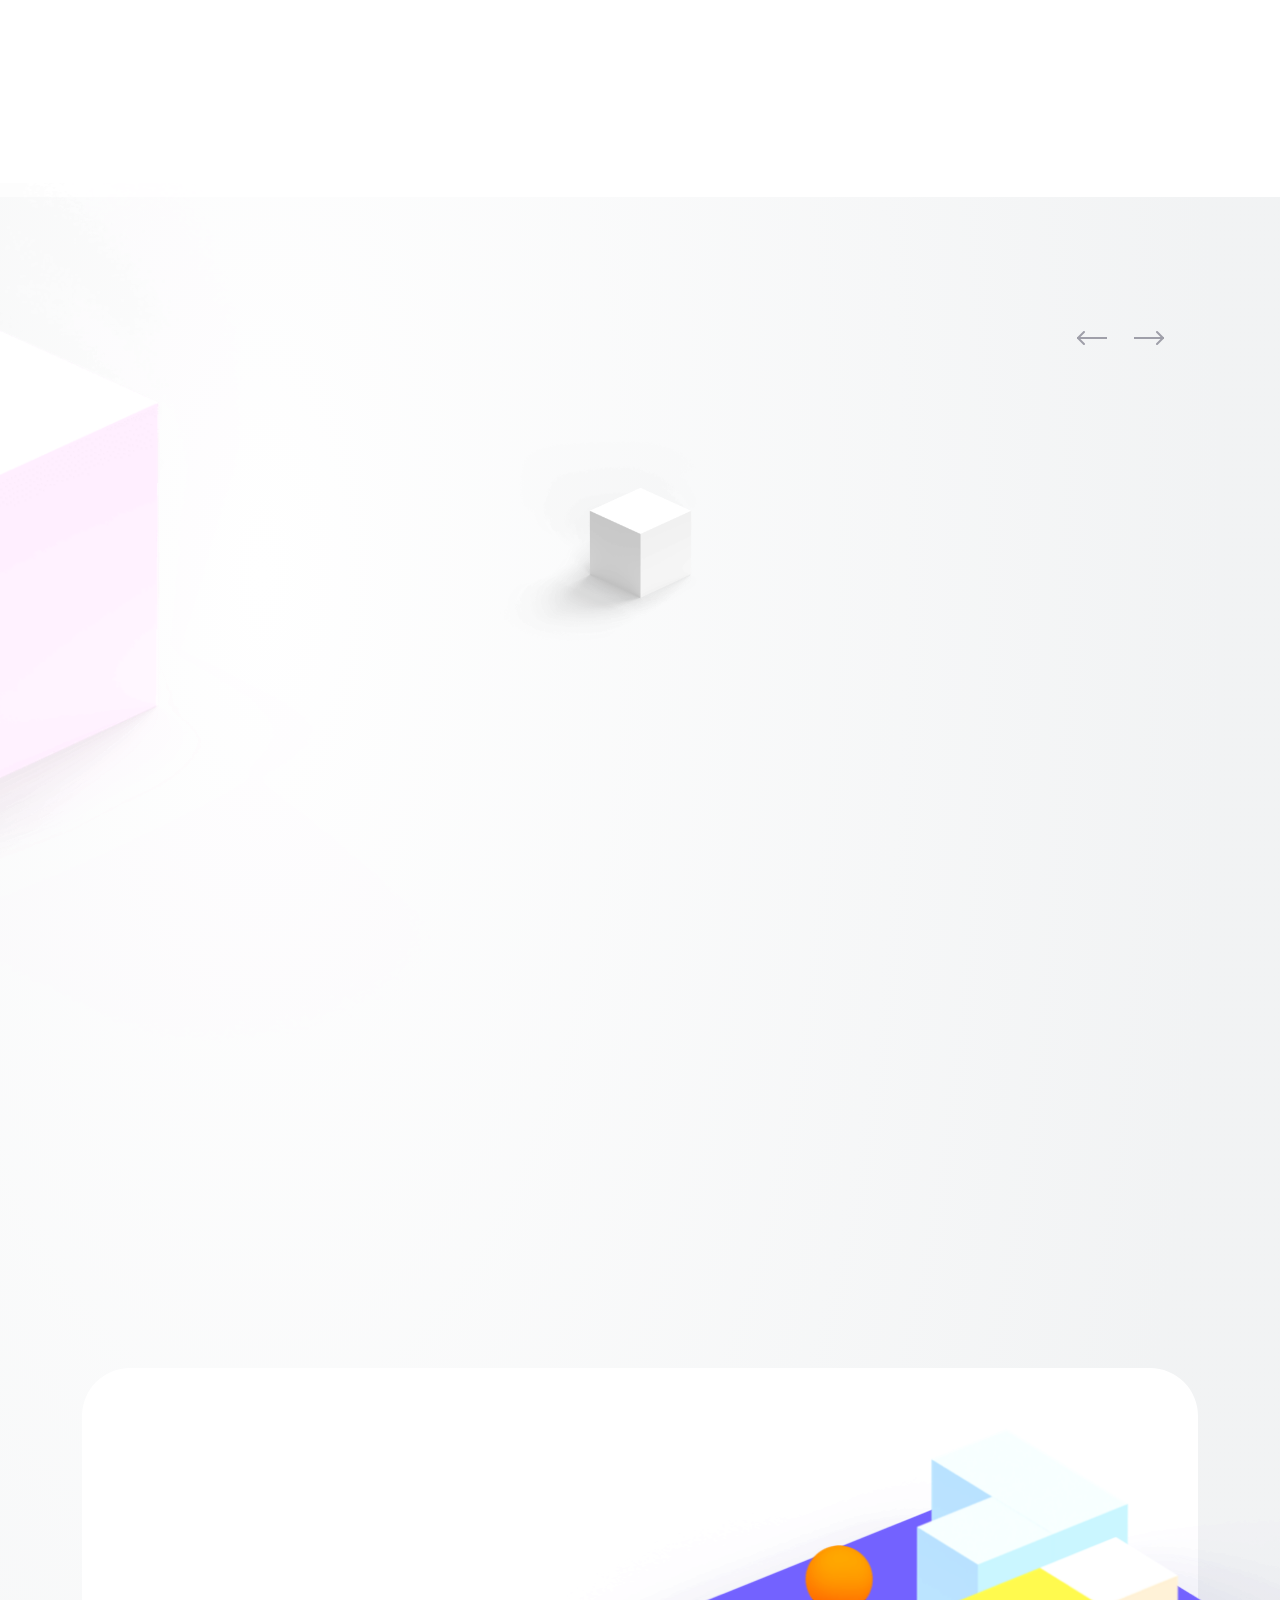
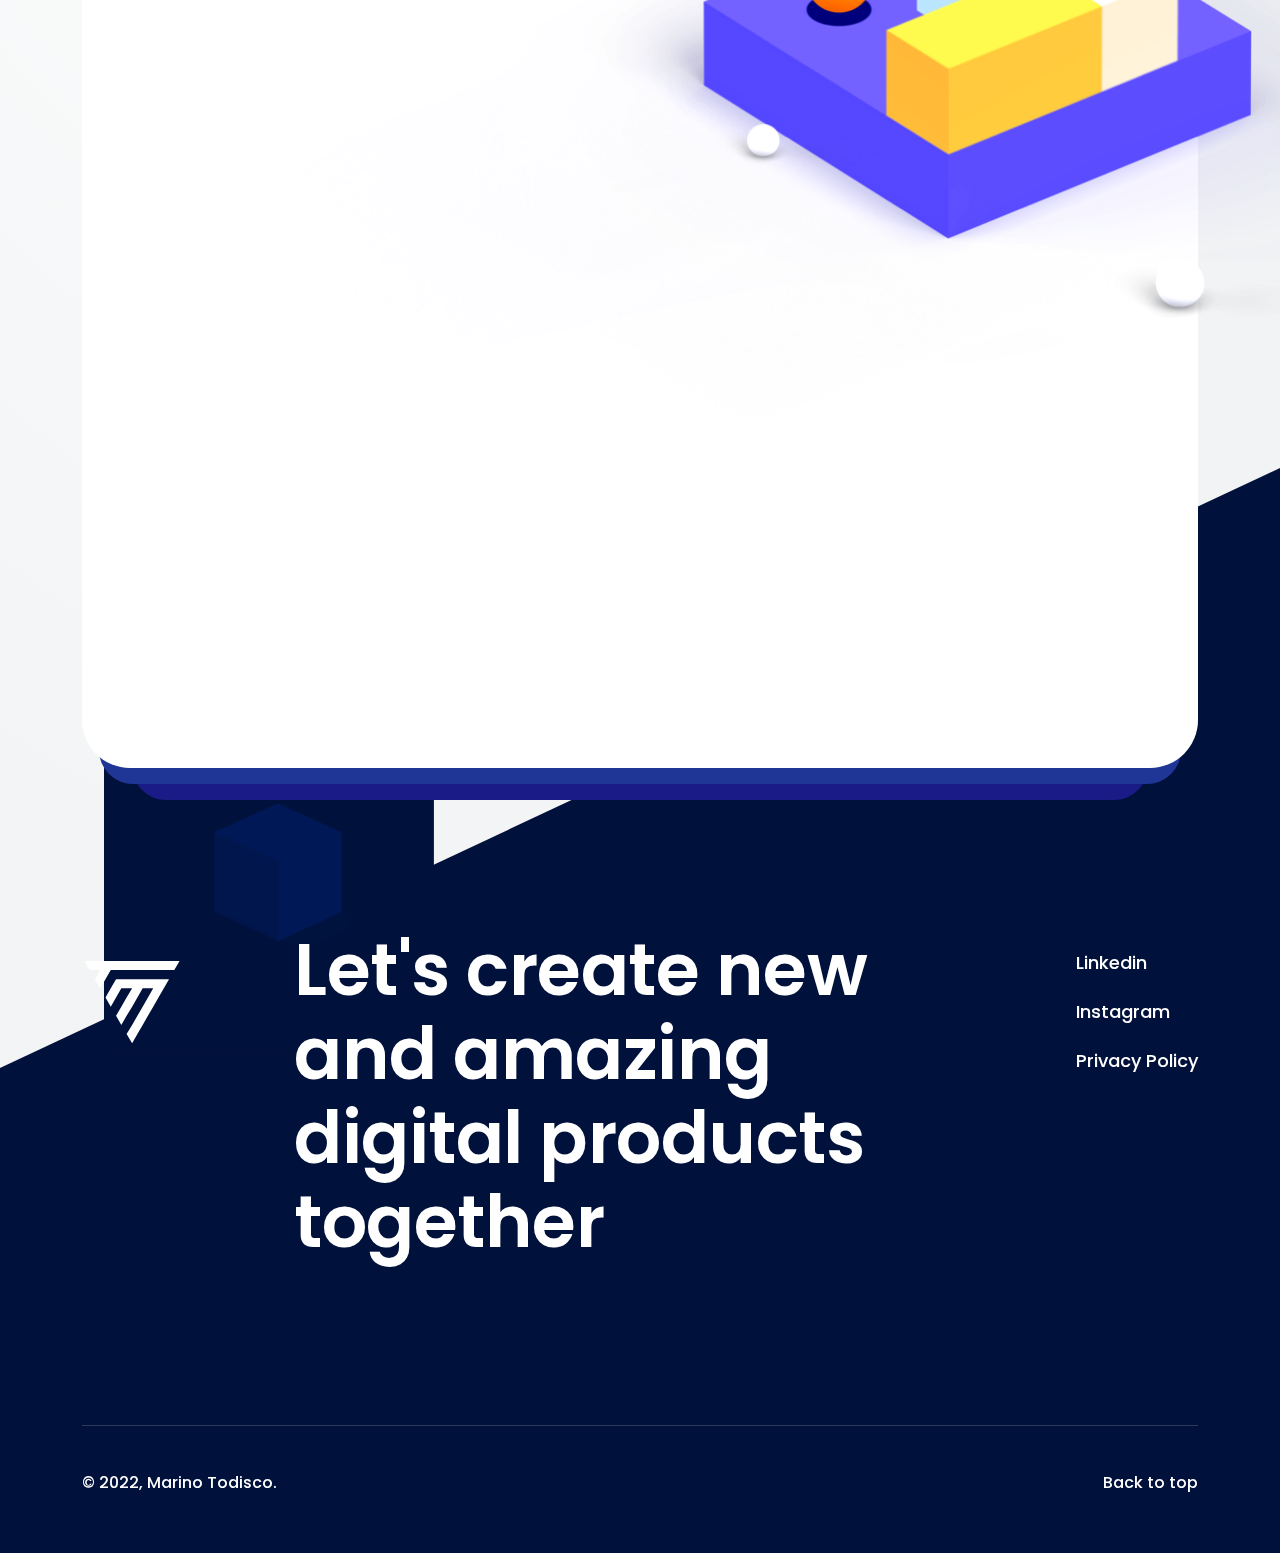
<file: meeters-cs.html>
<!DOCTYPE html>
<html lang="en">
  <head>
    <meta charset="utf-8">
    <title>Case study - Meeters</title>
    <meta http-equiv="X-UA-Compatible" content="IE=Edge">
    <meta name="viewport" content="width=device-width, initial-scale=1, maximum-scale=1.0, user-scalable=no">
    <meta name="format-detection" content="telephone=no">
    <!--===Favicon===-->
    <link rel="apple-touch-icon" sizes="180x180" href="img/favicon-32x32.png">
    <link rel="mask-icon" href="img/favicon-32x32.png" color="#000000">
    <link rel="icon" type="image/png" sizes="32x32" href="img/favicon-32x32.png">
    <link rel="icon" type="image/png" sizes="16x16" href="img/favicon-16x16.png">
    <!--===Meta===-->
    <meta name="msapplication-TileColor" content="#da532c">
    <meta name="theme-color" content="#ffffff">
    <meta name="description" content="Marino Todisco - Meeters design case study">
    <meta name="twitter:card" content="summary_large_image">
    <meta name="twitter:site" content="Marino Todisco - UX/UI Designer based in Rimini">
    <meta name="twitter:title" content="Marino Todisco - Meeters design case study">
    <meta name="twitter:description" content="Marino Todisco - Meeters design case study">
    <meta name="twitter:creator" content="Marino">
    <meta name="twitter:image" content="https://marino16.github.io/img/case-studies/meeters/meeters_social.jpg">
    <meta property="og:title" content="Marino Todisco - Meeters design case study">
    <meta property="og:type" content="Let's create new and amazing digital experiences together">
    <meta property="og:url" content="https://marino16.github.io/img/case-studies/meeters/meeters_social.jpg">
    <meta property="og:image" content="https://marino16.github.io/img/case-studies/meeters/meeters_social.jpg">
    <meta property="og:description" content="Marino Todisco - Meeters design case study">
    <meta property="og:site_name" content="Marino Todisco - UX/UI Designer based in Rimini">
    <!--===Stylesheet===-->
    <link rel="stylesheet" media="all" href="css/app.css">

    <!-- Fancybox script setup -->
    <script src="https://code.jquery.com/jquery-3.3.1.min.js"></script>
    <link  href="./css/jquery.fancybox.min.css" rel="stylesheet">
    <script src="./js/lib/jquery.fancybox.min.js"></script>

    <!--===Script===-->
    <!-- Global site tag (gtag.js) - Google Analytics -->
<script async src="https://www.googletagmanager.com/gtag/js?id=G-EJC89Q7BTS"></script>
<script>
  window.dataLayer = window.dataLayer || [];
  function gtag(){dataLayer.push(arguments);}
  gtag('js', new Date());

  gtag('config', 'G-EJC89Q7BTS');
</script>
    <script>var viewportmeta = document.querySelector('meta[name="viewport"]');
if (viewportmeta) {
  if (screen.width < 375) {
    var newScale = screen.width / 375;
    viewportmeta.content = 'width=375, minimum-scale=' + newScale + ', maximum-scale=1.0, user-scalable=no, initial-scale=' + newScale + '';
  } else {
    viewportmeta.content = 'width=device-width, maximum-scale=1.0, initial-scale=1.0';
  }
}</script>
  </head>
  <body>
    <div class="page">
      <div class="header js-header" id="header">
        <div class="header__center center"><a class="header__logo" href="index.html"><img class="header__pic" src="img/marino_logo.svg" alt="" /></a>
          <div class="header__social header__social_main"><a class="header__link" href="https://www.linkedin.com/in/marino-todisco-656b3815a/" target="_blank"><svg class="icon icon-dribbble">
                <use xlink:href="img/sprite.svg#linkedin-icon" ></use>
              </svg>Linkedin</a>
              <a class="header__link" href="https://www.instagram.com/marinotodisco/" target="_blank"><svg class="icon icon-instagram">
                <use xlink:href="img/sprite.svg#icon-instagram"></use>
              </svg>Instagram</a></div><button class="header__burger hamburger-cs js-header-burger"></button>
        </div>
        <div class="header__wrapper js-header-wrapper">
          <div class="header__preview"><a class="header__logo" href="index.html"><img class="header__pic" src="img/marino_logo_white.svg" alt="" /></a>
            <div class="header__img"><img class="header__pic" src="img/bg-header.png" alt="" /></div>
          </div>
          <div class="header__center center">
            <div class="header__contacts"><a class="header__line" href="mailto:todisco.marino@gmail.com">
                <div class="header__icon"><svg class="icon icon-email">
                    <use xlink:href="img/sprite.svg#icon-email"></use>
                  </svg></div>
                <div class="header__text">todisco.marino@gmail.com</div>
              </a>
              <div class="header__line">
                <div class="header__icon"><svg class="icon icon-place">
                    <use xlink:href="img/sprite.svg#icon-place"></use>
                  </svg></div>
                <div class="header__text">
                  <p>Rimini,Italy</p>
                  <p></p>
                </div>
              </div><a class="header__line" href="tel:+3292975194">
                <div class="header__icon"><svg class="icon icon-phone">
                    <use xlink:href="img/sprite.svg#icon-phone"></use>
                  </svg></div>
                <div class="header__text">+3292975194 </div>
              </a>
            </div>
            <nav class="header__nav"><a class="header__item" href="index.html"><span>Home</span></a></nav>

            <div class="header__social header__social_inner"><a class="header__link" href="https://www.linkedin.com/in/marino-todisco-656b3815a/"target="_blank"><svg class="icon icon-dribbble">
                  <use xlink:href="img/sprite.svg#linkedin-icon"></use>
                </svg>Linkedin</a>

                <a class="header__link" href="https://www.instagram.com/marinotodisco/"target="_blank"><svg class="icon icon-instagram">
                  <use xlink:href="img/sprite.svg#icon-instagram"></use>
                </svg>Instagram</a></div>
          </div>
        </div>
      </div>
      <!--===Product===-->
      <div class="product">
        <div class="product__head">
          <div class="product__center center">
            <div class="product__wrap">
              <div class="product__stage stage" data-aos="animation-scale-y">Meeters Case Study</div>
              <h1 class="product__title title h1" data-aos="animation-scale-y" data-aos-delay="150">The event digital platform</h1>
              <div class="product__info h5" data-aos="animation-scale-y" data-aos-delay="300">Build connections</div>
            </div>
            <div class="product__box product__box_show" data-aos="animation-translate-y">
              <div class="product__category">Services Provided</div>
              <ul class="product__list">
                <li>Discovery & Strategy</li>
                <li>Competitor analysis</li>
                <li>Interviews</li>
                <li>Branding</li>
                <li>Interviews</li>
                <li>Content creation</li>
                <li>UX Design</li>
                <li>User Interface</li>
              </ul>
            </div>
          </div>
        </div>
        <div class="product__bg" style="background-image: url('img/case-studies/meeters/meeters_bg.jpg')"></div>
        <div class="product__body">
          <div class="product__center center">
            <div class="product__box product__box_hide" data-aos="animation-scale-y">
              <div class="product__category">Services Provided</div>
              <ul class="product__list">
                <li>Discovery & Strategy</li>
                <li>Competitor analysis</li>
                <li>Interviews</li>
                <li>Branding</li>
                <li>Interviews</li>
                <li>Content creation</li>
                <li>UX Design</li>
                <li>User Interface</li>
              </ul>
            </div>
            <div class="product__row">
              <div class="product__overview h4" data-aos="animation-scale-y">Overview</div>
              <div class="product__content content" data-aos="animation-scale-y" data-aos-delay="200">
                <p>Do you want to build community for your company or brand? Do you want to bring a digital or hybrid event to life?</p>
                <p>Meeters is the digital event platform for you!<br> 
                  Get in on the action at events, attend conferences, chat with attendees, and find new customers.
                  Meeters allows you to build new connections for your business.</p>
              </div>
            </div>
            <!--==Product Preview==-->
            <div class="product__preview"><img class="product__pic js-parallax" data-scale="1.6" data-orientation="right" src="img/case-studies/meeters/meeters_home.jpg" alt=""></div>
            <!--<div class="product__review">
              <div class="product__author" data-aos="animation-scale-y">
                <div class="product__ava"><img class="product__pic" src="img/ava-1.jpg" alt=""></div>
                <div class="product__details">
                  <div class="product__man h5">Dash</div>
                  <div class="product__company">UI8</div>
                </div>
              </div>
              <div class="product__text" data-aos="animation-scale-y" data-aos-delay="200">“Be sure to check out the live preview and let us know your thoughts in the comments section below.”</div>
            </div>-->
          </div>
        </div>
      </div>
      <div class="discover">
        <div class="discover__center center">
          <h2 class="discover__title h1" data-aos="animation-scale-y">Discover.</h2>
          <div class="discover__row">
            <div class="discover__item" data-aos="animation-scale-y">
              <div class="discover__category h5">Requirements and desires</div>
              <ul class="discover__list">
                <li>A platform that allow companies to continue doing business online, both during and after covid 19 - that was the demand Meeters needed to meet. </li>
              </ul>
            </div>
          </div>
        </div>
        <div class="discover__circles"></div>
        <div class="figures">
          <div class="figures__preview"><img class="figures__pic" src="img/figures-1.png" alt="" /></div>
          <div class="figures__preview"><img class="figures__pic js-parallax" data-scale="1.6" data-orientation="up" src="img/figures-2.png" alt="" /></div>
          <div class="figures__preview"><img class="figures__pic js-parallax" data-scale="1.3" data-orientation="up" src="img/figures-3.png" alt="" /></div>
          <div class="figures__preview"><img class="figures__pic" src="img/figures-4.png" alt="" /></div>
          <div class="figures__preview"><img class="figures__pic js-parallax" data-scale="2.3" data-orientation="down" src="img/figures-5.png" alt="" /></div>
          <div class="figures__preview"><img class="figures__pic js-parallax" data-scale="2" data-orientation="up" src="img/figures-6.png" alt="" /></div>
        </div>
      </div>
      <div class="desc">
        <div class="desc__center center">
          <div class="desc__head">
            <div class="desc__title h4" data-aos="animation-scale-y">Approach</div>
            <div class="desc__content content" data-aos="animation-scale-y" data-aos-delay="200">
              <p>After conducting client interviews, the expectations on Meeters were clear: a digital platform for businesses to manage events, conferences, communities and networking among people.</p> 
              <p>The platform was a great success, thanks to its many features and integrations: a social bulletin board, chat between participants, event participation, and 3D environments.</p> 
              <p>Want to know more?<a href="https://meeters.space" target="_blank"> Click here!</a></p>
            </div>
          </div>
          <div class="desc__list">
            <a class="desc__preview" data-fancybox="gallery" href="img/case-studies/meeters/meeters_mockup.jpg" data-aos="animation-translate-y" data-aos-delay="">
              <img class="desc__pic" src="img/case-studies/meeters/meeters_mockup.jpg" alt="">
              <div class="desc__zoom"><img class="desc__pic" src="img/arrow-up-right.svg" alt=""></div>
            </a>
            <a class="desc__preview" data-fancybox="gallery" href="img/case-studies/meeters/meeters_ipad.jpg" data-aos="animation-translate-y" data-aos-delay="200"><img class="desc__pic" src="img/case-studies/meeters/meeters_ipad.jpg" alt="">
              <div class="desc__zoom"><img class="desc__pic" src="img/arrow-up-right.svg" alt=""></div>
            </a>
          </div>
          <!--==Mobile buttons
          <div class="desc__btns" data-aos="animation-scale-y"><button class="desc__btn btn btn_dark"><svg class="icon icon-arrow-left">
                <use xlink:href="img/sprite.svg#icon-arrow-left"></use>
              </svg><span class="btn__text">Prev</span></button><button class="desc__btn btn btn_purple"><span class="btn__text">Next</span><svg class="icon icon-arrow-right">
                <use xlink:href="img/sprite.svg#icon-arrow-right"></use>
              </svg></button></div>===-->
        </div>
      </div>
      <div class="wrapper wrapper_gradient">
        <div class="cases cases_other">
          <div class="cases__center center">
            <div class="cases__stage stage" data-aos="animation-scale-y">You may also like</div>
            <h2 class="cases__title h1" data-aos="animation-scale-y" data-aos-delay="200">Have a look</h2>
            <div class="cases__container">
              <div class="cases__slider owl-carousel js-slider-cases">
                <!--===Dog app===-->
              <a class="cases__item"     data-aos="animation-translate-y" data-aos-delay="200" href="dog-app-cs.html">
                <div class="cases__preview"><img class="cases__pic" src="img/dog_mockup_preview.png" alt="dog care app">
                  <div class="cases__box">Case <br>Study</div>
                </div>
                <div class="cases__body">
                  <h4 class="cases__info h4">Dog care app</h4>
                  <div class="cases__text">Find new friend for your dog or a job as dogsitter</div>
                </div>
              </a>
              <!--===Botika website===-->
              <a class="cases__item"     data-aos="animation-translate-y" data-aos-delay="250" href="botika-cs.html">
                <div class="cases__preview"><img class="cases__pic" src="img/case-studies/botikasite/botika_home.jpg" alt="botika website">
                  <div class="cases__box">Case <br>Study</div>
                </div>
                <div class="cases__body">
                  <h4 class="cases__info h4">Botika website</h4>
                  <div class="cases__text">Bringing innovation to companies </div>
                </div>
              </a>
              <!--===Smart home app===-->
              <a class="cases__item" data-aos="animation-translate-y" data-aos-delay="300" href="smart-home-cs.html">
                <div class="cases__preview"><img class="cases__pic" src="img/smart_home_app.png" alt="smart home app">
                  <div class="cases__box">Case <br>Study</div>
                </div>
                <div class="cases__body">
                  <h4 class="cases__info h4">Smart Home app</h4>
                  <div class="cases__text">Manage your smart home with a tap</div>
                </div>
              </a>
              <!--===Hotel website redesign===-->
              <a class="cases__item"     data-aos="animation-translate-y" data-aos-delay="350" href="hotel-cs.html">
                <div class="cases__preview"><img class="cases__pic" src="img/hotel_website.png" alt="hotel website">
                  <div class="cases__box">Case <br>Study</div>
                </div>
                <div class="cases__body">
                  <h4 class="cases__info h4">Hotel website</h4>
                  <div class="cases__text">A website redesign for a beautiful hotel </div>
                </div>
              </a>
              <!--===Medical app===-->
              <a class="cases__item" data-aos="animation-translate-y" data-aos-delay="400" href="med-app-cs.html">
                <div class="cases__preview"><img class="cases__pic" src="img/health_app_ui.png" alt="health app">
                  <div class="cases__box">Case <br>Study</div>
                </div>
                <div class="cases__body">
                  <h4 class="cases__info h4">Health monitoring app</h4>
                  <div class="cases__text">A new way to monitoring people's health</div>
                </div>
              </a>
              <!--===Tiron app===-->
              <a class="cases__item" data-aos="animation-translate-y" data-aos-delay="450" href="tiron-app-cs.html">
                <div class="cases__preview"><img class="cases__pic" src="img/case-studies/tironapp/tironapp_home.jpg" alt="tiron app">
                  <div class="cases__box">Case <br>Study</div>
                </div>
                <div class="cases__body">
                  <h4 class="cases__info h4">Tiron:your business assistant</h4>
                  <div class="cases__text">Manage your appointments, faster</div>
                </div>
              </a>
              <!--===Tiron website===-->
              <a class="cases__item" data-aos="animation-translate-y" data-aos-delay="500" href="tiron-website-cs.html">
                <div class="cases__preview"><img class="cases__pic" src="img/case-studies/tironsite/tironweb_home.jpg" alt="tiron website">
                  <div class="cases__box">Case <br>Study</div>
                </div>
                <div class="cases__body">
                  <h4 class="cases__info h4">Tiron website</h4>
                  <div class="cases__text">A simple website for Tiron</div>
                </div>
              </a>
              </div>
            </div>
          </div>
          <div class="cases__figures">
            <div class="cases__figure"><img class="cases__pic js-parallax" data-scale="1.6" data-orientation="up" src="img/figure-2.png" alt=""></div>
            <div class="cases__figure"><img class="cases__pic js-parallax" data-scale="1.4" data-orientation="down" src="img/figure-3.png" alt=""></div>
          </div>
        </div>
        <!--===Contact form===-->
        <div class="wrapper wrapper_dark">
          <div class="contacts">
            <div class="contacts__center center">
              <div class="contacts__container">
                <div class="contacts__wrap" id="contact">
                  <div class="contacts__stage stage" data-aos="animation-scale-y">Say hello 👋</div>
                  <h2 class="contacts__title h1" data-aos="animation-scale-y" data-aos-delay="200">Let’s Work <br>Together.</h2>
                  <div class="contacts__info" data-aos="animation-scale-y" data-aos-delay="400">I’d love to meet up with you to discuss your venture, and potential collaborations.</div>
                </div>
                <div class="contacts__row">
                  <div class="contacts__details" data-aos="animation-translate-y"><a class="contacts__line" href="mailto:todisco.marino@gmail.com">
                      <div class="contacts__icon"><svg class="icon icon-email">
                          <use xlink:href="img/sprite.svg#icon-email"></use>
                        </svg></div>
                      <div class="contacts__text">todisco.marino@gmail.com</div>
                    </a>
                    <div class="contacts__line">
                      <div class="contacts__icon"><svg class="icon icon-place">
                          <use xlink:href="img/sprite.svg#icon-place"></use>
                        </svg></div>
                      <div class="contacts__text">
                        <p>Rimini, Italy</p>
                      </div>
                    </div>
                    <!--<a class="contacts__line" href="tel:+000000">
                      <div class="contacts__icon"><svg class="icon icon-phone">
                          <use xlink:href="img/sprite.svg#icon-phone"></use>
                        </svg></div>
                      <div class="contacts__text">+0000000</div>
                    </a>-->
                  </div>
                  <!--<form id="contact-form" action="https://formsubmit.co/todisco.marino@gmail.com" method="POST" class="contacts__form" data-aos="animation-translate-y" data-aos-delay="200">
                    <input type="hidden" name="_next" value="https://marino16.github.io/success.html">  
                    <div class="contacts__field field">
                      <div class="field__wrap"><input class="field__input" type="text" name="name" placeholder="Name" />
                        <div class="field__icon"><svg class="icon icon-profile">
                            <use xlink:href="img/sprite.svg#icon-profile"></use>
                          </svg></div>
                      </div>
                    </div>
                    <div class="contacts__field field">
                      <div class="field__wrap"><input class="field__input" type="email" name="email" id="form-email" placeholder="Email (required)"/>
                        <div class="field__icon"><svg class="icon icon-send">
                            <use xlink:href="img/sprite.svg#icon-send"></use>
                          </svg></div>
                      </div>
                    </div>
                    <div class="contacts__field field">
                      <div class="field__wrap"><select class="field__select" name="question">
                          <option>What are you working on?</option>
                          <option>What are you working on? 2</option>
                        </select>
                        <div class="field__icon"><svg class="icon icon-arrows">
                            <use xlink:href="img/sprite.svg#icon-arrows"></use>
                          </svg></div>
                      </div>
                    </div>
                    <div class="contacts__field field field_textarea">
                      <div class="field__wrap"><textarea class="field__textarea" name="message" placeholder="Message"></textarea>
                        <div class="field__icon"><svg class="icon icon-message">
                            <use xlink:href="img/sprite.svg#icon-message"></use>
                          </svg></div>
                          <div class="g-recaptcha brochure__form__captcha"  style="margin-top:20px" data-sitekey="6LfM3HgeAAAAAFlMl3g1sbOyKwpIJcljAEexz_ZV"></div>  
                      </div>
                    </div>
                    <div class="contacts__btn"><button id="btn-form" disabled class="btn btn_purple"><span class="btn__text">Let’s Talk</span><svg class="icon icon-arrow-right">
                          <use xlink:href="img/sprite.svg#icon-arrow-right"></use>
                        </svg></button></div>
                  </form>-->
                </div>
                <div class="contacts__category h5">Let’s connect</div>
                <div class="contacts__social">
                  <div class="contacts__box" data-aos="animation-translate-y"data-aos-delay="150"><a class="contacts__link" href="https://www.linkedin.com/in/marino-todisco-656b3815a/" target="_blank"><svg class="icon icon-instagram">
                        <use xlink:href="img/sprite.svg#linkedin-icon"></use>
                      </svg>
                      <div class="contacts__text">Linkedin</div>
                    </a></div>
                  <div class="contacts__box" data-aos="animation-translate-y" data-aos-delay="300"><a class="contacts__link" href="https://www.instagram.com/marinotodisco/" target="_blank"><svg class="icon icon-instagram">
                        <use xlink:href="img/sprite.svg#icon-instagram"></use>
                      </svg>
                      <div class="contacts__text">Instagram</div>
                    </a></div>
                </div>
                <div class="figures">
                  <div class="figures__preview"><img class="figures__pic" src="img/figures-1.png" alt="" /></div>
                  <div class="figures__preview"><img class="figures__pic js-parallax" data-scale="1.6" data-orientation="up" src="img/figures-2.png" alt="" /></div>
                  <div class="figures__preview"><img class="figures__pic js-parallax" data-scale="1.3" data-orientation="up" src="img/figures-3.png" alt="" /></div>
                  <div class="figures__preview"><img class="figures__pic" src="img/figures-4.png" alt="" /></div>
                  <div class="figures__preview"><img class="figures__pic js-parallax" data-scale="2.3" data-orientation="down" src="img/figures-5.png" alt="" /></div>
                  <div class="figures__preview"><img class="figures__pic js-parallax" data-scale="2" data-orientation="up" src="img/figures-6.png" alt="" /></div>
                </div>
              </div>
            </div>
          </div>
          <div class="footer">
            <div class="footer__center center">
              <div class="footer__body"><a class="footer__logo" href="index.html"><img class="footer__pic" src="img/marino_logo_footer.svg" alt="" /></a>
                <div class="footer__wrap">
                  <div class="footer__title h1">Let's create new and amazing digital products together</div>
                  <!--<div class="footer__info h4">Let’s make it an amazing one.</div>-->
                </div>
                <div class="footer__menu"><!--<a class="footer__link" href="#">About Me</a><a class="footer__link" href="#">Projects</a><a class="footer__link" href="#">Contact</a>--><a class="footer__link" href="https://www.linkedin.com/in/marino-todisco-656b3815a/" target="_blank">Linkedin</a><a class="footer__link" href="https://www.instagram.com/marinotodisco/" target="_blank">Instagram</a><a class="footer__link" href="privacy-policy.html" target="_blank">Privacy Policy</a>
                
                </div>
              </div>
              <div class="footer__bottom">
                <div class="footer__copyright">© 2022, Marino Todisco.</div><a class="footer__scroll js-scroll" href="#header">Back to top</a>
              </div>
            </div>
            <div class="footer__bg">
              <div class="footer__preview"><img class="footer__pic js-parallax" data-scale="1.5" data-orientation="down" src="img/footer-cube-1.png" alt="" /></div>
              <!--<div class="footer__preview"><img class="footer__pic js-parallax" data-scale="1.8" data-orientation="up" src="img/footer-cube-1.png" alt="" /></div>-->
            </div>
          </div>
        </div>
      </div>
      <div class="cursor"></div>
    <script src="js/app.js"></script>
    <script src="js/common.js"></script>
  </body>
</html>
</file>
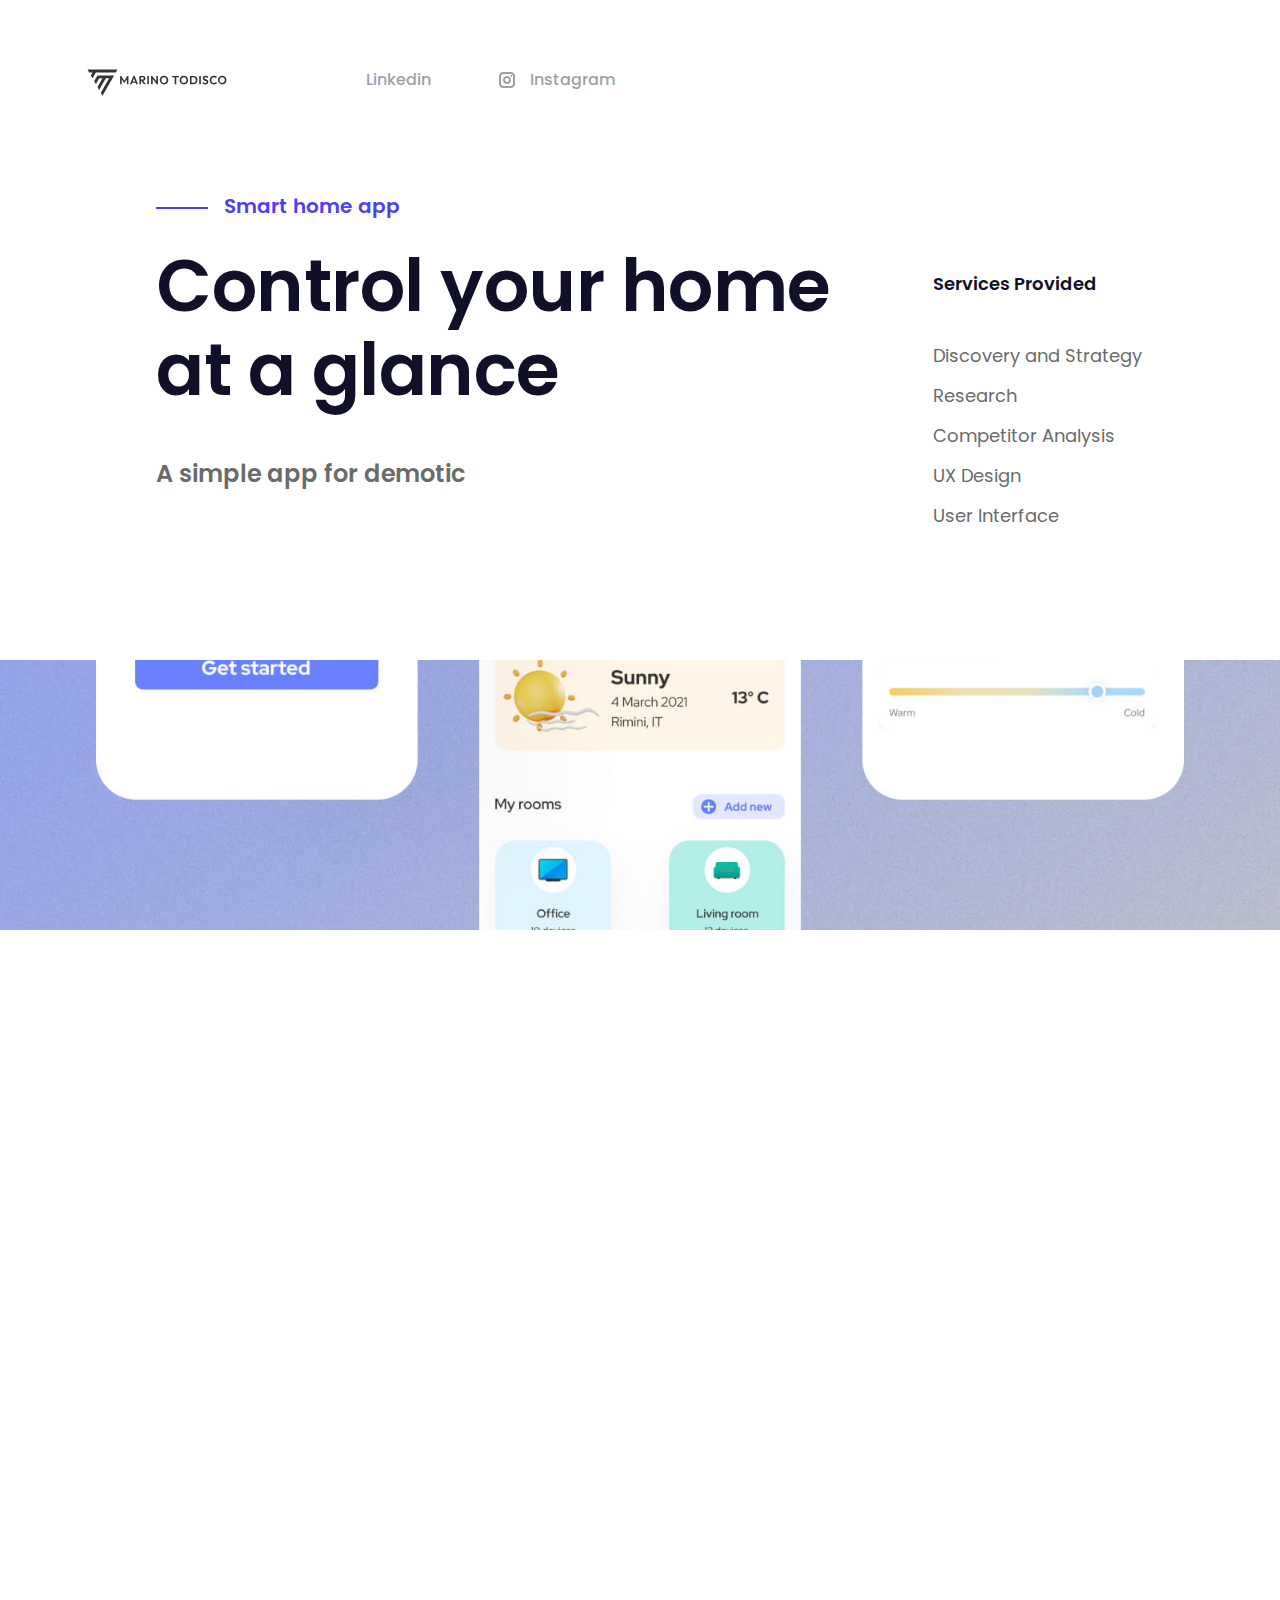
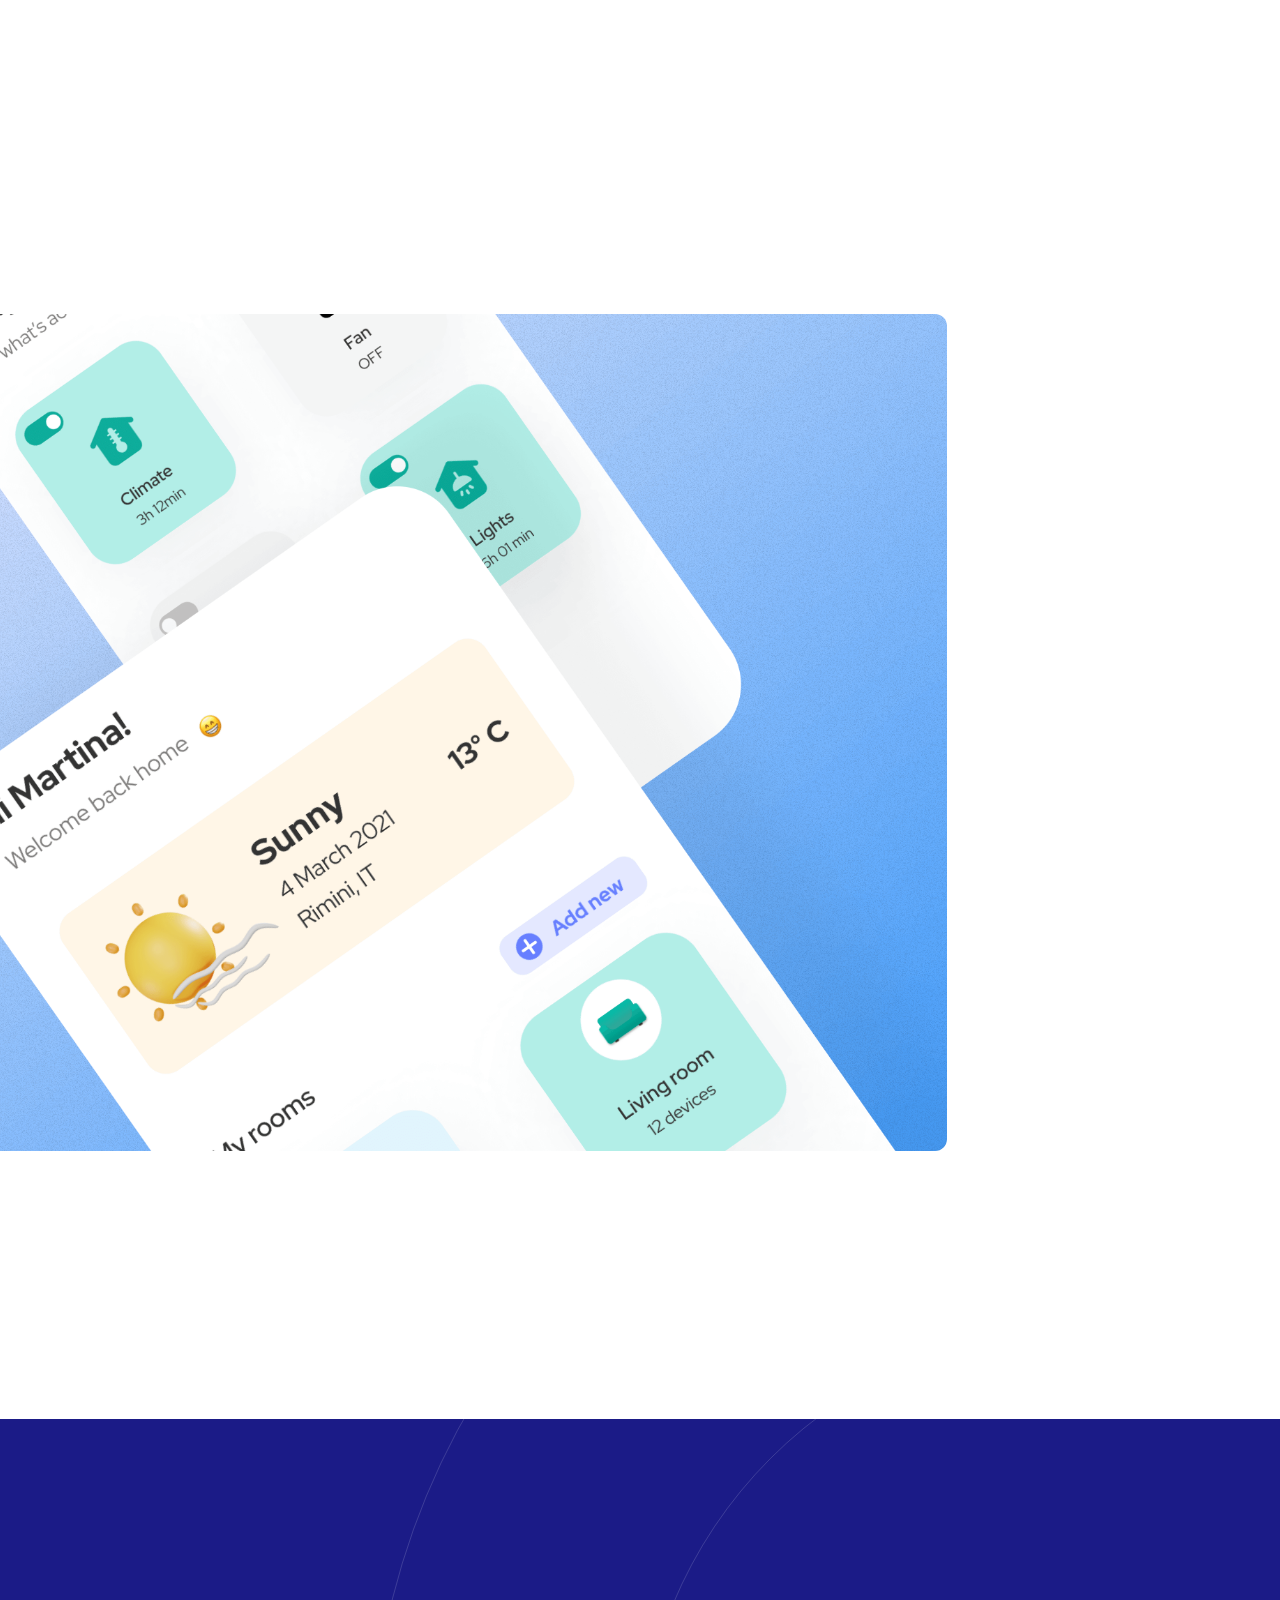
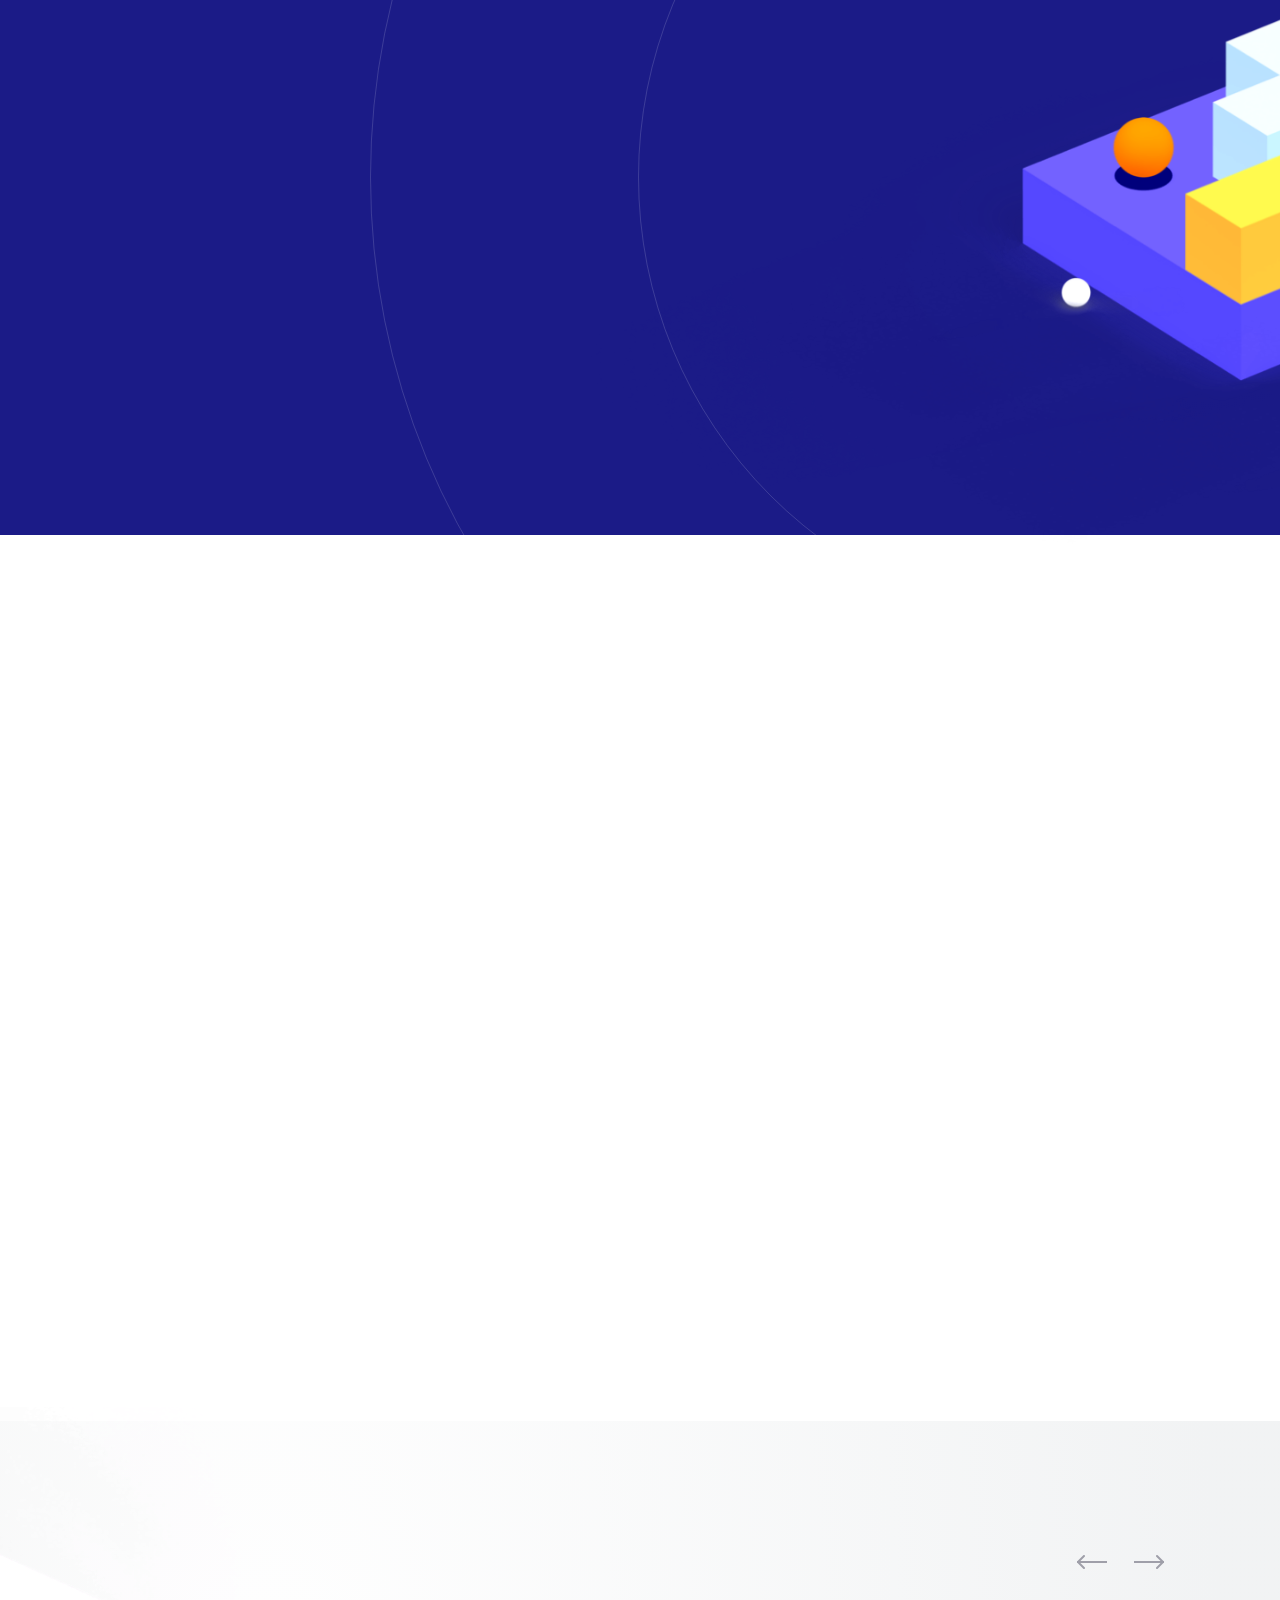
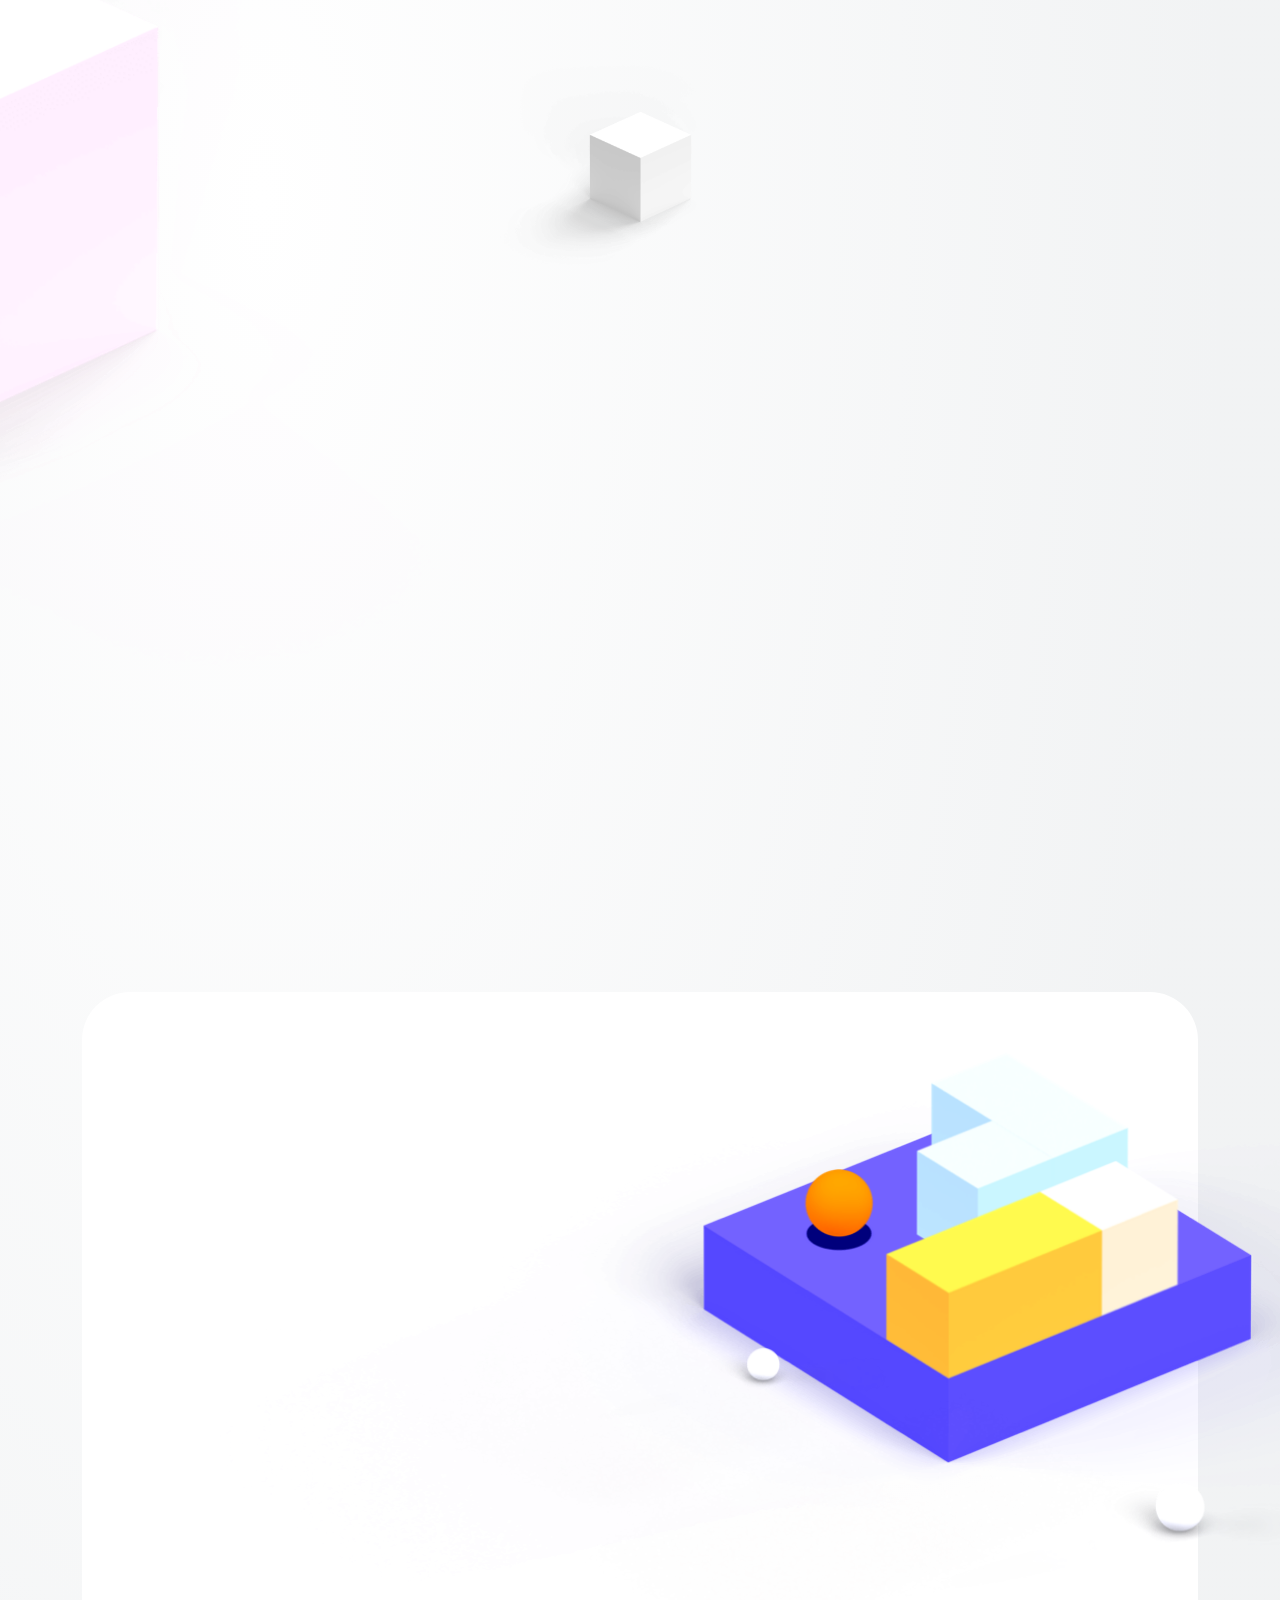
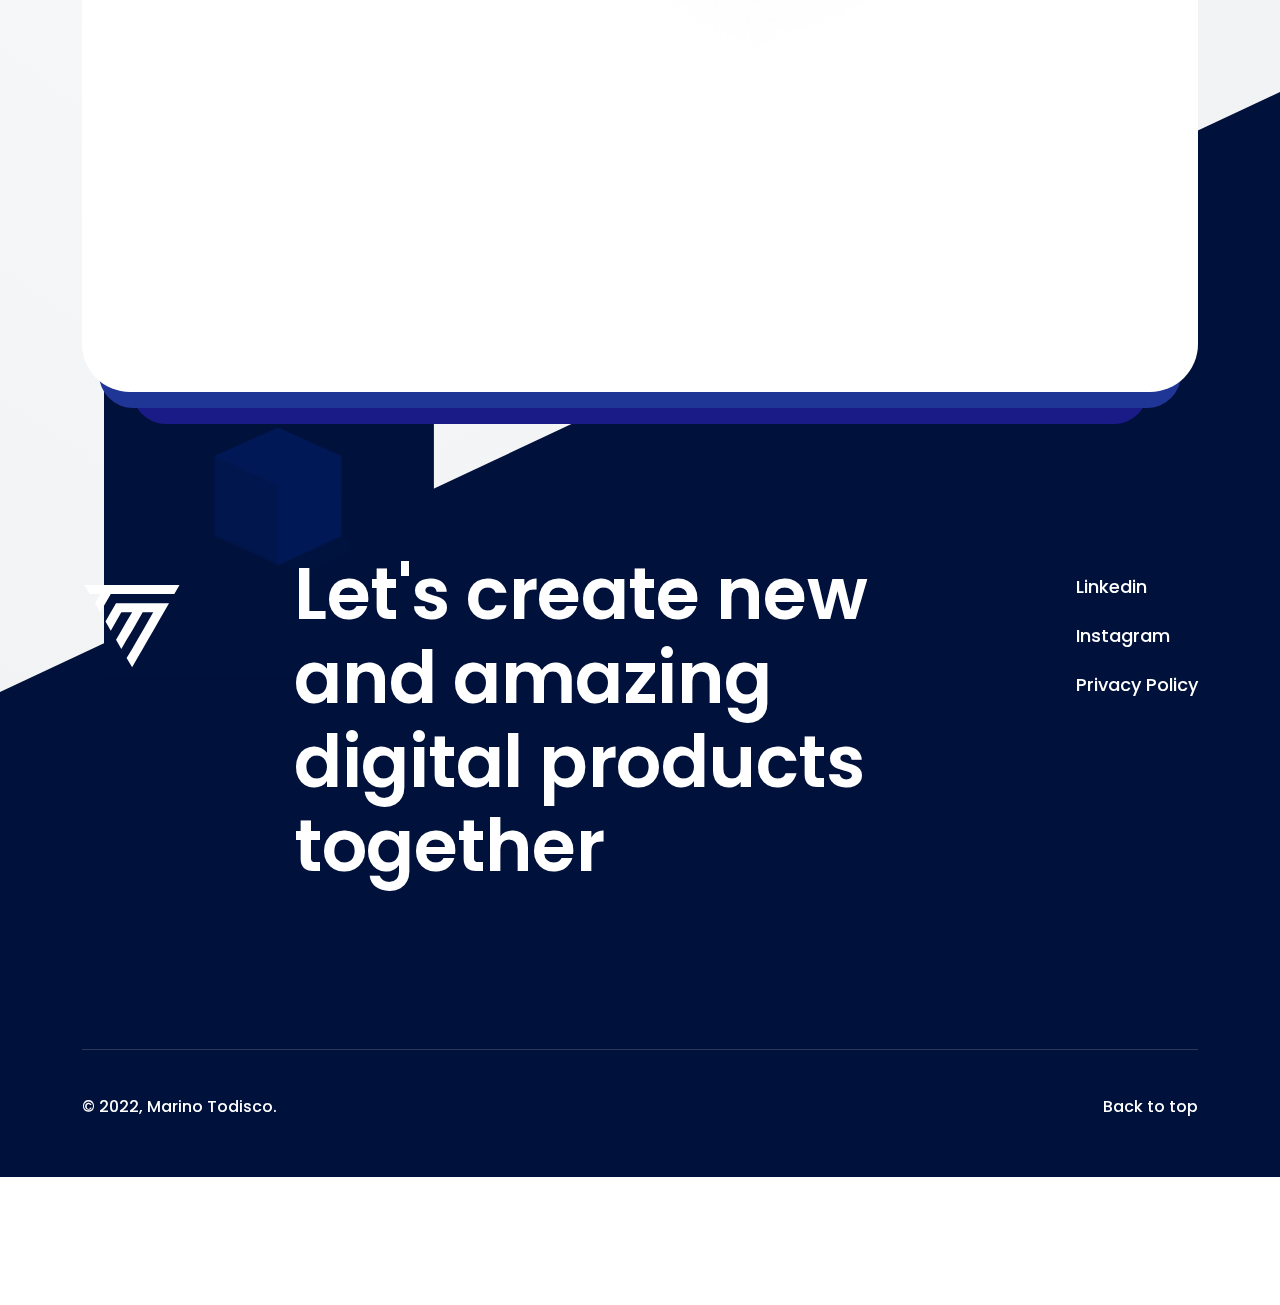
<file: smart-home-cs.html>
<!DOCTYPE html>
<html lang="en">
  <head>
    <meta charset="utf-8">
    <title>Case study - Smart home app</title>
    <meta http-equiv="X-UA-Compatible" content="IE=Edge">
    <meta name="viewport" content="width=device-width, initial-scale=1, maximum-scale=1.0, user-scalable=no">
    <meta name="format-detection" content="telephone=no">
    <!--===Favicon===-->
    <link rel="apple-touch-icon" sizes="180x180" href="img/favicon-32x32.png">
    <link rel="mask-icon" href="img/favicon-32x32.png" color="#000000">
    <link rel="icon" type="image/png" sizes="32x32" href="img/favicon-32x32.png">
    <link rel="icon" type="image/png" sizes="16x16" href="img/favicon-16x16.png">
    <!--===Meta===-->
    <meta name="msapplication-TileColor" content="#da532c">
    <meta name="theme-color" content="#ffffff">
    <meta name="description" content="Marino Todisco - Smart home app case study">
    <meta name="twitter:card" content="summary_large_image">
    <meta name="twitter:site" content="Marino Todisco - UX/UI Designer based in Rimini">
    <meta name="twitter:title" content="Marino Todisco - Smart home app case study">
    <meta name="twitter:description" content="Marino Todisco - Smart home app case study">
    <meta name="twitter:creator" content="Marino">
    <meta name="twitter:image" content="https://marino16.github.io/img/case-studies/medapp/medapp_social.jpg">
    <meta property="og:title" content="Marino Todisco - Smart home app case study">
    <meta property="og:type" content="Let's create new and amazing digital experiences together">
    <meta property="og:url" content="https://marino16.github.io/img/case-studies/medapp/medapp_social.jpg">
    <meta property="og:image" content="https://marino16.github.io/img/case-studies/medapp/medapp_social.jpg">
    <meta property="og:description" content="Marino Todisco - Smart home app case study">
    <meta property="og:site_name" content="Marino Todisco - UX/UI Designer based in Rimini">
    <!--===Stylesheet===-->
    <link rel="stylesheet" media="all" href="css/app.css">
    <!-- Fancybox script setup -->
    <script src="https://code.jquery.com/jquery-3.3.1.min.js"></script>
    <link  href="./css/jquery.fancybox.min.css" rel="stylesheet">
    <script src="./js/lib/jquery.fancybox.min.js"></script>
    <!--===Script===-->
    <!-- Global site tag (gtag.js) - Google Analytics -->
<script async src="https://www.googletagmanager.com/gtag/js?id=G-EJC89Q7BTS"></script>
<script>
  window.dataLayer = window.dataLayer || [];
  function gtag(){dataLayer.push(arguments);}
  gtag('js', new Date());

  gtag('config', 'G-EJC89Q7BTS');
</script>
    <script>var viewportmeta = document.querySelector('meta[name="viewport"]');
if (viewportmeta) {
  if (screen.width < 375) {
    var newScale = screen.width / 375;
    viewportmeta.content = 'width=375, minimum-scale=' + newScale + ', maximum-scale=1.0, user-scalable=no, initial-scale=' + newScale + '';
  } else {
    viewportmeta.content = 'width=device-width, maximum-scale=1.0, initial-scale=1.0';
  }
}</script>
  </head>
  <body>
    <div class="page">
      <div class="header js-header" id="header">
        <div class="header__center center"><a class="header__logo" href="index.html"><img class="header__pic" src="img/marino_logo.svg" alt="" /></a>
          <div class="header__social header__social_main"><a class="header__link" href="https://www.linkedin.com/in/marino-todisco-656b3815a/" target="_blank"><svg class="icon icon-dribbble">
                <use xlink:href="img/sprite.svg#linkedin-icon" ></use>
              </svg>Linkedin</a>
              <a class="header__link" href="https://www.instagram.com/marinotodisco/" target="_blank"><svg class="icon icon-instagram">
                <use xlink:href="img/sprite.svg#icon-instagram"></use>
              </svg>Instagram</a></div><button class="header__burger hamburger-cs js-header-burger"></button>
        </div>
        <div class="header__wrapper js-header-wrapper">
          <div class="header__preview"><a class="header__logo" href="index.html"><img class="header__pic" src="img/marino_logo_white.svg" alt="" /></a>
            <div class="header__img"><img class="header__pic" src="img/bg-header.png" alt="" /></div>
          </div>
          <div class="header__center center">
            <div class="header__contacts"><a class="header__line" href="mailto:todisco.marino@gmail.com">
                <div class="header__icon"><svg class="icon icon-email">
                    <use xlink:href="img/sprite.svg#icon-email"></use>
                  </svg></div>
                <div class="header__text">todisco.marino@gmail.com</div>
              </a>
              <div class="header__line">
                <div class="header__icon"><svg class="icon icon-place">
                    <use xlink:href="img/sprite.svg#icon-place"></use>
                  </svg></div>
                <div class="header__text">
                  <p>Rimini,Italy</p>
                  <p></p>
                </div>
              </div><a class="header__line" href="tel:+3292975194">
                <div class="header__icon"><svg class="icon icon-phone">
                    <use xlink:href="img/sprite.svg#icon-phone"></use>
                  </svg></div>
                <div class="header__text">+3292975194 </div>
              </a>
            </div>
            <nav class="header__nav"><a class="header__item" href="index.html"><span>Home</span></a></nav>

            <div class="header__social header__social_inner"><a class="header__link" href="https://www.linkedin.com/in/marino-todisco-656b3815a/"target="_blank"><svg class="icon icon-dribbble">
                  <use xlink:href="img/sprite.svg#linkedin-icon"></use>
                </svg>Linkedin</a>

                <a class="header__link" href="https://www.instagram.com/marinotodisco/"target="_blank"><svg class="icon icon-instagram">
                  <use xlink:href="img/sprite.svg#icon-instagram"></use>
                </svg>Instagram</a></div>
          </div>
        </div>
      </div>
      <!--===Product===-->
      <div class="product">
        <div class="product__head">
          <div class="product__center center">
            <div class="product__wrap">
              <div class="product__stage stage" data-aos="animation-scale-y">Smart home app</div>
              <h1 class="product__title title h1" data-aos="animation-scale-y" data-aos-delay="150">Control your home at a glance</h1>
              <div class="product__info h5" data-aos="animation-scale-y" data-aos-delay="300">A simple app for demotic</div>
            </div>
            <div class="product__box product__box_show" data-aos="animation-translate-y">
              <div class="product__category">Services Provided</div>
              <ul class="product__list">
                <li>Discovery and Strategy</li>
                <li>Research</li>
                <li>Competitor Analysis</li>
                <li>UX Design</li>
                <li>User Interface</li>
              </ul>
            </div>
          </div>
        </div>
        <div class="product__bg" style="background-image: url('img/case-studies/home app/domotic_background.jpg')"></div>
        <div class="product__body">
          <div class="product__center center">
            <div class="product__box product__box_hide" data-aos="animation-scale-y">
              <div class="product__category">Services Provided</div>
              <ul class="product__list">
                <li>Discovery and Strategy</li>
                <li>Research</li>
                <li>Competitor Analysis</li>
                <li>UX Design</li>
                <li>User Interface</li>
              </ul>
            </div>
            <div class="product__row">
              <div class="product__overview h4" data-aos="animation-scale-y">Overview</div>
              <div class="product__content content" data-aos="animation-scale-y" data-aos-delay="200">
                <p>A simple app for smart home management: from music, to weather, to lights. <br>Receive notifications from your home and control everything with your smartphone, quickly and easily. </p>
              </div>
            </div>
            <!--==Product Preview==-->
            <div class="product__preview"><img class="product__pic js-parallax" data-scale="1.6" data-orientation="right" src="img/smart_home_app.png" alt=""></div>
            <!--<div class="product__review">
              <div class="product__author" data-aos="animation-scale-y">
                <div class="product__ava"><img class="product__pic" src="img/ava-1.jpg" alt=""></div>
                <div class="product__details">
                  <div class="product__man h5">Dash</div>
                  <div class="product__company">UI8</div>
                </div>
              </div>
              <div class="product__text" data-aos="animation-scale-y" data-aos-delay="200">“Be sure to check out the live preview and let us know your thoughts in the comments section below.”</div>
            </div>-->
          </div>
        </div>
      </div>
      <div class="discover">
        <div class="discover__center center">
          <h2 class="discover__title h1" data-aos="animation-scale-y">Discover.</h2>
          <div class="discover__row">
            <div class="discover__item" data-aos="animation-scale-y">
              <div class="discover__category h5">Requirements and desires</div>
              <ul class="discover__list">
                <li>Easily manage all the devices in your home with one modern-looking, functional app. Connect your smart devices and begin a new home experience</li>
              </ul>
            </div>
          </div>
        </div>
        <div class="discover__circles"></div>
        <div class="figures">
          <div class="figures__preview"><img class="figures__pic" src="img/figures-1.png" alt="" /></div>
          <div class="figures__preview"><img class="figures__pic js-parallax" data-scale="1.6" data-orientation="up" src="img/figures-2.png" alt="" /></div>
          <div class="figures__preview"><img class="figures__pic js-parallax" data-scale="1.3" data-orientation="up" src="img/figures-3.png" alt="" /></div>
          <div class="figures__preview"><img class="figures__pic" src="img/figures-4.png" alt="" /></div>
          <div class="figures__preview"><img class="figures__pic js-parallax" data-scale="2.3" data-orientation="down" src="img/figures-5.png" alt="" /></div>
          <div class="figures__preview"><img class="figures__pic js-parallax" data-scale="2" data-orientation="up" src="img/figures-6.png" alt="" /></div>
        </div>
      </div>
      <div class="desc">
        <div class="desc__center center">
          <div class="desc__head">
            <div class="desc__title h4" data-aos="animation-scale-y">Approach</div>
            <div class="desc__content content" data-aos="animation-scale-y" data-aos-delay="200">
              <p>Technology and demotics are increasingly coming into everyday life, even for people who don't like technology very much.After doing some research and trying different applications for managing smart devices, I decided to design this concept.</p>
              <p>The application has a modern look and gives the possibility to the user to have under control, in a quick way, all the devices and control their behavior. </p>
            </div>
          </div>
          <div class="desc__list">
            <a class="desc__preview" data-fancybox="gallery" href="img/case-studies/home app/domotic_dribble.jpg" data-aos="animation-translate-y" data-aos-delay=""><img class="desc__pic" src="img/case-studies/home app/domotic_dribble.jpg" alt="">
              <div class="desc__zoom"><img class="desc__pic" src="img/arrow-up-right.svg" alt=""></div>
            </a>
            <a class="desc__preview" data-fancybox="gallery" href="img/case-studies/home app/domotic_mockup.jpg" data-aos="animation-translate-y" data-aos-delay="200"><img class="desc__pic" src="img/case-studies/home app/domotic_mockup.jpg" alt="">
              <div class="desc__zoom"><img class="desc__pic" src="img/arrow-up-right.svg" alt=""></div>
            </a>
          </div>
      </div>
      <div class="wrapper wrapper_gradient">
        <div class="cases cases_other">
          <div class="cases__center center">
            <div class="cases__stage stage" data-aos="animation-scale-y">You may also like</div>
            <h2 class="cases__title h1" data-aos="animation-scale-y" data-aos-delay="200">Have a look</h2>
            <div class="cases__container">
              <div class="cases__slider owl-carousel js-slider-cases">
                <!--===Meeters PWA===-->
              <a class="cases__item"     data-aos="animation-translate-y" data-aos-delay="150" href="meeters-cs.html">
                <div class="cases__preview"><img class="cases__pic" src="img/case-studies/meeters/meeters_home.jpg" alt="meeters PWA">
                  <div class="cases__box">Case <br>Study</div>
                </div>
                <div class="cases__body">
                  <h4 class="cases__info h4">Meeters: build connections</h4>
                  <div class="cases__text">The digital event platform </div>
                </div>
              </a>
                <!--===Dog app===-->
              <a class="cases__item"     data-aos="animation-translate-y" data-aos-delay="200" href="dog-app-cs.html">
                <div class="cases__preview"><img class="cases__pic" src="img/dog_mockup_preview.png" alt="dog care app">
                  <div class="cases__box">Case <br>Study</div>
                </div>
                <div class="cases__body">
                  <h4 class="cases__info h4">Dog care app</h4>
                  <div class="cases__text">Find new friend for your dog or a job as dogsitter</div>
                </div>
              </a>
              <!--===Botika website===-->
              <a class="cases__item"     data-aos="animation-translate-y" data-aos-delay="250" href="botika-cs.html">
                <div class="cases__preview"><img class="cases__pic" src="img/case-studies/botikasite/botika_home.jpg" alt="botika website">
                  <div class="cases__box">Case <br>Study</div>
                </div>
                <div class="cases__body">
                  <h4 class="cases__info h4">Botika website</h4>
                  <div class="cases__text">Bringing innovation to companies </div>
                </div>
              </a>
              <!--===Hotel website redesign===-->
              <a class="cases__item"     data-aos="animation-translate-y" data-aos-delay="350" href="hotel-cs.html">
                <div class="cases__preview"><img class="cases__pic" src="img/hotel_website.png" alt="hotel website">
                  <div class="cases__box">Case <br>Study</div>
                </div>
                <div class="cases__body">
                  <h4 class="cases__info h4">Hotel website</h4>
                  <div class="cases__text">A website redesign for a beautiful hotel </div>
                </div>
              </a>
              <!--===Medical app===-->
              <a class="cases__item" data-aos="animation-translate-y" data-aos-delay="400" href="med-app-cs.html">
                <div class="cases__preview"><img class="cases__pic" src="img/health_app_ui.png" alt="health app">
                  <div class="cases__box">Case <br>Study</div>
                </div>
                <div class="cases__body">
                  <h4 class="cases__info h4">Health monitoring app</h4>
                  <div class="cases__text">A new way to monitoring people's health</div>
                </div>
              </a>
              <!--===Tiron app===-->
              <a class="cases__item" data-aos="animation-translate-y" data-aos-delay="450" href="tiron-app-cs.html">
                <div class="cases__preview"><img class="cases__pic" src="img/case-studies/tironapp/tironapp_home.jpg" alt="tiron app">
                  <div class="cases__box">Case <br>Study</div>
                </div>
                <div class="cases__body">
                  <h4 class="cases__info h4">Tiron:your business assistant</h4>
                  <div class="cases__text">Manage your appointments, faster</div>
                </div>
              </a>
              <!--===Tiron website===-->
              <a class="cases__item" data-aos="animation-translate-y" data-aos-delay="500" href="tiron-website-cs.html">
                <div class="cases__preview"><img class="cases__pic" src="img/case-studies/tironsite/tironweb_home.jpg" alt="tiron website">
                  <div class="cases__box">Case <br>Study</div>
                </div>
                <div class="cases__body">
                  <h4 class="cases__info h4">Tiron website</h4>
                  <div class="cases__text">A simple website for Tiron</div>
                </div>
              </a>
              </div>
            </div>
          </div>
          <div class="cases__figures">
            <div class="cases__figure"><img class="cases__pic js-parallax" data-scale="1.6" data-orientation="up" src="img/figure-2.png" alt=""></div>
            <div class="cases__figure"><img class="cases__pic js-parallax" data-scale="1.4" data-orientation="down" src="img/figure-3.png" alt=""></div>
          </div>
        </div>
        <!--===Contact form===-->
        <div class="wrapper wrapper_dark">
          <div class="contacts">
            <div class="contacts__center center">
              <div class="contacts__container">
                <div class="contacts__wrap" id="contact">
                  <div class="contacts__stage stage" data-aos="animation-scale-y">Say hello 👋</div>
                  <h2 class="contacts__title h1" data-aos="animation-scale-y" data-aos-delay="200">Let’s Work <br>Together.</h2>
                  <div class="contacts__info" data-aos="animation-scale-y" data-aos-delay="400">I’d love to meet up with you to discuss your venture, and potential collaborations.</div>
                </div>
                <div class="contacts__row">
                  <div class="contacts__details" data-aos="animation-translate-y"><a class="contacts__line" href="mailto:todisco.marino@gmail.com">
                      <div class="contacts__icon"><svg class="icon icon-email">
                          <use xlink:href="img/sprite.svg#icon-email"></use>
                        </svg></div>
                      <div class="contacts__text">todisco.marino@gmail.com</div>
                    </a>
                    <div class="contacts__line">
                      <div class="contacts__icon"><svg class="icon icon-place">
                          <use xlink:href="img/sprite.svg#icon-place"></use>
                        </svg></div>
                      <div class="contacts__text">
                        <p>Rimini, Italy</p>
                      </div>
                    </div>
                    <!--<a class="contacts__line" href="tel:+000000">
                      <div class="contacts__icon"><svg class="icon icon-phone">
                          <use xlink:href="img/sprite.svg#icon-phone"></use>
                        </svg></div>
                      <div class="contacts__text">+0000000</div>
                    </a>-->
                  </div>
                  <!--<form id="contact-form" action="https://formsubmit.co/todisco.marino@gmail.com" method="POST" class="contacts__form" data-aos="animation-translate-y" data-aos-delay="200">
                    <input type="hidden" name="_next" value="https://marino16.github.io/success.html">  
                    <div class="contacts__field field">
                      <div class="field__wrap"><input class="field__input" type="text" name="name" placeholder="Name" />
                        <div class="field__icon"><svg class="icon icon-profile">
                            <use xlink:href="img/sprite.svg#icon-profile"></use>
                          </svg></div>
                      </div>
                    </div>
                    <div class="contacts__field field">
                      <div class="field__wrap"><input class="field__input" type="email" name="email" id="form-email" placeholder="Email (required)"/>
                        <div class="field__icon"><svg class="icon icon-send">
                            <use xlink:href="img/sprite.svg#icon-send"></use>
                          </svg></div>
                      </div>
                    </div>
                    <div class="contacts__field field">
                      <div class="field__wrap"><select class="field__select" name="question">
                          <option>What are you working on?</option>
                          <option>What are you working on? 2</option>
                        </select>
                        <div class="field__icon"><svg class="icon icon-arrows">
                            <use xlink:href="img/sprite.svg#icon-arrows"></use>
                          </svg></div>
                      </div>
                    </div>
                    <div class="contacts__field field field_textarea">
                      <div class="field__wrap"><textarea class="field__textarea" name="message" placeholder="Message"></textarea>
                        <div class="field__icon"><svg class="icon icon-message">
                            <use xlink:href="img/sprite.svg#icon-message"></use>
                          </svg></div>
                          <div class="g-recaptcha brochure__form__captcha"  style="margin-top:20px" data-sitekey="6LfM3HgeAAAAAFlMl3g1sbOyKwpIJcljAEexz_ZV"></div>  
                      </div>
                    </div>
                    <div class="contacts__btn"><button id="btn-form" disabled class="btn btn_purple"><span class="btn__text">Let’s Talk</span><svg class="icon icon-arrow-right">
                          <use xlink:href="img/sprite.svg#icon-arrow-right"></use>
                        </svg></button></div>
                  </form>-->
                </div>
                <div class="contacts__category h5">Let’s connect</div>
                <div class="contacts__social">
                  <div class="contacts__box" data-aos="animation-translate-y"data-aos-delay="150"><a class="contacts__link" href="https://www.linkedin.com/in/marino-todisco-656b3815a/" target="_blank"><svg class="icon icon-instagram">
                        <use xlink:href="img/sprite.svg#linkedin-icon"></use>
                      </svg>
                      <div class="contacts__text">Linkedin</div>
                    </a></div>
                  <div class="contacts__box" data-aos="animation-translate-y" data-aos-delay="300"><a class="contacts__link" href="https://www.instagram.com/marinotodisco/" target="_blank"><svg class="icon icon-instagram">
                        <use xlink:href="img/sprite.svg#icon-instagram"></use>
                      </svg>
                      <div class="contacts__text">Instagram</div>
                    </a></div>
                </div>
                <div class="figures">
                  <div class="figures__preview"><img class="figures__pic" src="img/figures-1.png" alt="" /></div>
                  <div class="figures__preview"><img class="figures__pic js-parallax" data-scale="1.6" data-orientation="up" src="img/figures-2.png" alt="" /></div>
                  <div class="figures__preview"><img class="figures__pic js-parallax" data-scale="1.3" data-orientation="up" src="img/figures-3.png" alt="" /></div>
                  <div class="figures__preview"><img class="figures__pic" src="img/figures-4.png" alt="" /></div>
                  <div class="figures__preview"><img class="figures__pic js-parallax" data-scale="2.3" data-orientation="down" src="img/figures-5.png" alt="" /></div>
                  <div class="figures__preview"><img class="figures__pic js-parallax" data-scale="2" data-orientation="up" src="img/figures-6.png" alt="" /></div>
                </div>
              </div>
            </div>
          </div>
          <div class="footer">
            <div class="footer__center center">
              <div class="footer__body"><a class="footer__logo" href="index.html"><img class="footer__pic" src="img/marino_logo_footer.svg" alt="" /></a>
                <div class="footer__wrap">
                  <div class="footer__title h1">Let's create new and amazing digital products together</div>
                  <!--<div class="footer__info h4">Let’s make it an amazing one.</div>-->
                </div>
                <div class="footer__menu"><!--<a class="footer__link" href="#">About Me</a><a class="footer__link" href="#">Projects</a><a class="footer__link" href="#">Contact</a>--><a class="footer__link" href="https://www.linkedin.com/in/marino-todisco-656b3815a/" target="_blank">Linkedin</a><a class="footer__link" href="https://www.instagram.com/marinotodisco/" target="_blank">Instagram</a><a class="footer__link" href="privacy-policy.html" target="_blank">Privacy Policy</a>
                
                </div>
              </div>
              <div class="footer__bottom">
                <div class="footer__copyright">© 2022, Marino Todisco.</div><a class="footer__scroll js-scroll" href="#header">Back to top</a>
              </div>
            </div>
            <div class="footer__bg">
              <div class="footer__preview"><img class="footer__pic js-parallax" data-scale="1.5" data-orientation="down" src="img/footer-cube-1.png" alt="" /></div>
              <!--<div class="footer__preview"><img class="footer__pic js-parallax" data-scale="1.8" data-orientation="up" src="img/footer-cube-1.png" alt="" /></div>-->
            </div>
          </div>
        </div>
      </div>
      <div class="cursor"></div>
    <script src="js/app.js"></script>
    <script src="js/common.js"></script>
  </body>
</html>
</file>
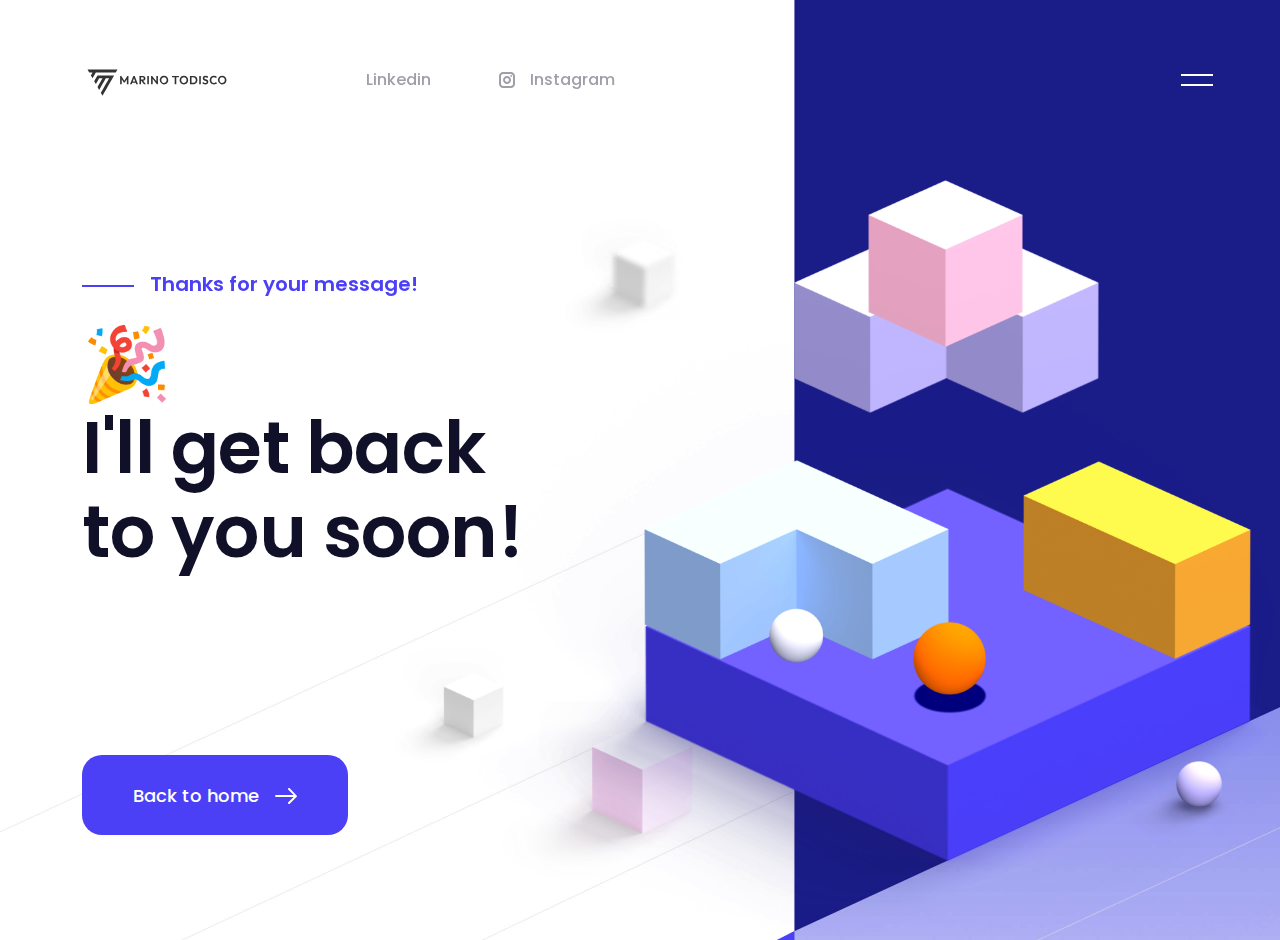
<file: success.html>
<!DOCTYPE html>
<html lang="en" style="scroll-behavior: smooth;">
  <head>
    <meta charset="utf-8">
    <title>Marino Todisco - UX/UI Designer based in Rimini</title>
    <meta http-equiv="X-UA-Compatible" content="IE=Edge">
    <meta name="viewport" content="width=device-width, initial-scale=1, maximum-scale=1.0, user-scalable=no">
    <meta name="format-detection" content="telephone=no">
    <!--===Favicon===-->
    <link rel="apple-touch-icon" sizes="180x180" href="img/favicon-32x32.png">
    <link rel="mask-icon" href="img/favicon-32x32.png" color="#000000">
    <link rel="icon" type="image/png" sizes="32x32" href="img/favicon-32x32.png">
    <link rel="icon" type="image/png" sizes="16x16" href="img/favicon-16x16.png">
    <!--===Meta===-->
    <meta name="msapplication-TileColor" content="#da532c">
    <meta name="theme-color" content="#ffffff">
    <meta name="description" content="Marino Todisco - UX/UI Designer based in Rimini">
    <meta name="twitter:card" content="summary_large_image">
    <meta name="twitter:site" content="Marino Todisco's portfolio">
    <meta name="twitter:title" content="Marino Todisco - UX/UI Designer based in Rimini">
    <meta name="twitter:description" content="Let's create new and amazing digital experiences together">
    <meta name="twitter:creator" content="Marino">
    <meta name="twitter:image" content="https://marino16.github.io/img/social_image.jpg">
    <meta property="og:title" content="Marino Todisco - UX/UI Designer based in Rimini">
    <meta property="og:type" content="Let's create new and amazing digital experiences together">
    <meta property="og:url" content="https://marino16.github.io/img/social_image.jpg">
    <meta property="og:image" content="https://marino16.github.io/img/social_image.jpg">
    <meta property="og:description" content="Marino Todisco's portfolio">
    <meta property="og:site_name" content="Marino Todisco - UX/UI Designer based in Rimini">
    <!--===Stylesheet===-->
    <link rel="stylesheet" media="all" href="css/app.css">
    <!--===Script===-->
    <!-- Global site tag (gtag.js) - Google Analytics -->
<script async src="https://www.googletagmanager.com/gtag/js?id=G-EJC89Q7BTS"></script>
<script>
  window.dataLayer = window.dataLayer || [];
  function gtag(){dataLayer.push(arguments);}
  gtag('js', new Date());

  gtag('config', 'G-EJC89Q7BTS');
</script>
    <script>var viewportmeta = document.querySelector('meta[name="viewport"]');
if (viewportmeta) {
  if (screen.width < 375) {
    var newScale = screen.width / 375;
    viewportmeta.content = 'width=375, minimum-scale=' + newScale + ', maximum-scale=1.0, user-scalable=no, initial-scale=' + newScale + '';
  } else {
    viewportmeta.content = 'width=device-width, maximum-scale=1.0, initial-scale=1.0';
  }
}</script>
  </head>
  <body>
    <div class="page">
      <div class="main">
        <!--===Header===-->
        <div class="header js-header" id="header">
          <div class="header__center center"><a class="header__logo" href="index.html"><img class="header__pic" src="img/marino_logo.svg" alt="" /></a>
            <div class="header__social header__social_main"><a class="header__link" href="https://www.linkedin.com/in/marino-todisco-656b3815a/" target="_blank"><svg class="icon icon-dribbble">
                  <use xlink:href="img/sprite.svg#linkedin-icon" ></use>
                </svg>Linkedin</a>
                <a class="header__link" href="https://www.instagram.com/marinotodisco/" target="_blank"><svg class="icon icon-instagram">
                  <use xlink:href="img/sprite.svg#icon-instagram"></use>
                </svg>Instagram</a></div><button class="header__burger js-header-burger"></button>
          </div>
          <div class="header__wrapper js-header-wrapper">
            <div class="header__preview"><a class="header__logo" href="index.html"><img class="header__pic" src="img/marino_logo_white.svg" alt="" /></a>
              <div class="header__img"><img class="header__pic" src="img/bg-header.png" alt="" /></div>
            </div>
            <div class="header__center center">
              <div class="header__contacts"><a class="header__line" href="mailto:todisco.marino@gmail.com">
                  <div class="header__icon"><svg class="icon icon-email">
                      <use xlink:href="img/sprite.svg#icon-email"></use>
                    </svg></div>
                  <div class="header__text">todisco.marino@gmail.com</div>
                </a>
                <div class="header__line">
                  <div class="header__icon"><svg class="icon icon-place">
                      <use xlink:href="img/sprite.svg#icon-place"></use>
                    </svg></div>
                  <div class="header__text">
                    <p>Rimini,Italy</p>
                    <p></p>
                  </div>
                </div><a class="header__line" href="tel:+3292975194">
                  <div class="header__icon"><svg class="icon icon-phone">
                      <use xlink:href="img/sprite.svg#icon-phone"></use>
                    </svg></div>
                  <div class="header__text">+3292975194 </div>
                </a>
              </div>
              <nav class="header__nav"><a class="header__item" href="index.html"><span>Home</span></a></nav>
              <div class="header__social header__social_inner"><a class="header__link" href="https://www.linkedin.com/in/marino-todisco-656b3815a/"target="_blank"><svg class="icon icon-dribbble">
                    <use xlink:href="img/sprite.svg#linkedin-icon"></use>
                  </svg>Linkedin</a>

                  <a class="header__link" href="https://www.instagram.com/marinotodisco/"target="_blank"><svg class="icon icon-instagram">
                    <use xlink:href="img/sprite.svg#icon-instagram"></use>
                  </svg>Instagram</a></div>
            </div>
          </div>
        </div>
          <!--===Header===-->
        <div class="main__bg" id="about"><img class="main__pic" src="img/bg-main.jpg" alt=""></div>
        <div class="main__center center">
          <div class="main__wrap">
            <div class="main__stage stage" data-aos="transform">Thanks for your message!</div>
            <h1 class="main__title title h1"><span data-aos="transform" data-aos-delay="150">&#127881<br> I'll get back to you soon!</span></h1>
              <div class="details__btn" data-aos="animation-translate-y"><button class="btn btn_purple"><a href="index.html" class="btn__text" style="color:white">Back to home</a><svg class="icon icon-arrow-right">
                <use xlink:href="img/sprite.svg#icon-arrow-right"></use>
              </svg></button></div>
            </a>
          </div>
        </div>
        <div class="main__view" data-aos>
          <div class="main__preview"><img class="main__pic" src="img/main-pic-6.png" alt=""></div>
          <div class="main__preview"><img class="main__pic js-parallax" data-scale="2.5" data-orientation="up" src="img/main-pic-1.png" alt=""></div>
          <div class="main__preview"><img class="main__pic js-parallax" data-scale="1.5" data-orientation="up" src="img/main-pic-2.png" alt=""></div>
          <div class="main__preview"><img class="main__pic" src="img/main-pic-3.png" alt=""></div>
          <div class="main__preview"><img class="main__pic" src="img/main-pic-4.png" alt=""></div>
          <div class="main__preview"><img class="main__pic js-parallax" data-scale="4.5" data-orientation="up" src="img/main-pic-5.png" alt=""></div>
          <div class="main__preview"><img class="main__pic js-parallax" data-scale="1.5" data-orientation="down" src="img/main-pic-7.png" alt=""></div>
        </div>
        <div class="main__figures">
          <div class="main__figure" data-aos="animation-translate-y"><img class="main__pic js-parallax" data-scale="2.2" data-orientation="down" src="img/figure-1.png" alt=""></div>
          <div class="main__figure" data-aos="animation-translate-y" data-aos-delay="200"><img class="main__pic js-parallax" data-scale="2.2" data-orientation="up" src="img/figure-2.png" alt=""></div>
          <div class="main__figure" data-aos="animation-translate-y" data-aos-delay="400"><img class="main__pic" src="img/figure-3.png" alt=""></div>
        </div>
      </div>
        </div>
      </div>
      <div class="cursor"></div>
    </div>
    <script src="js/app.js"></script>
    <script src="js/common.js"></script>
  </body>
</html>
</file>
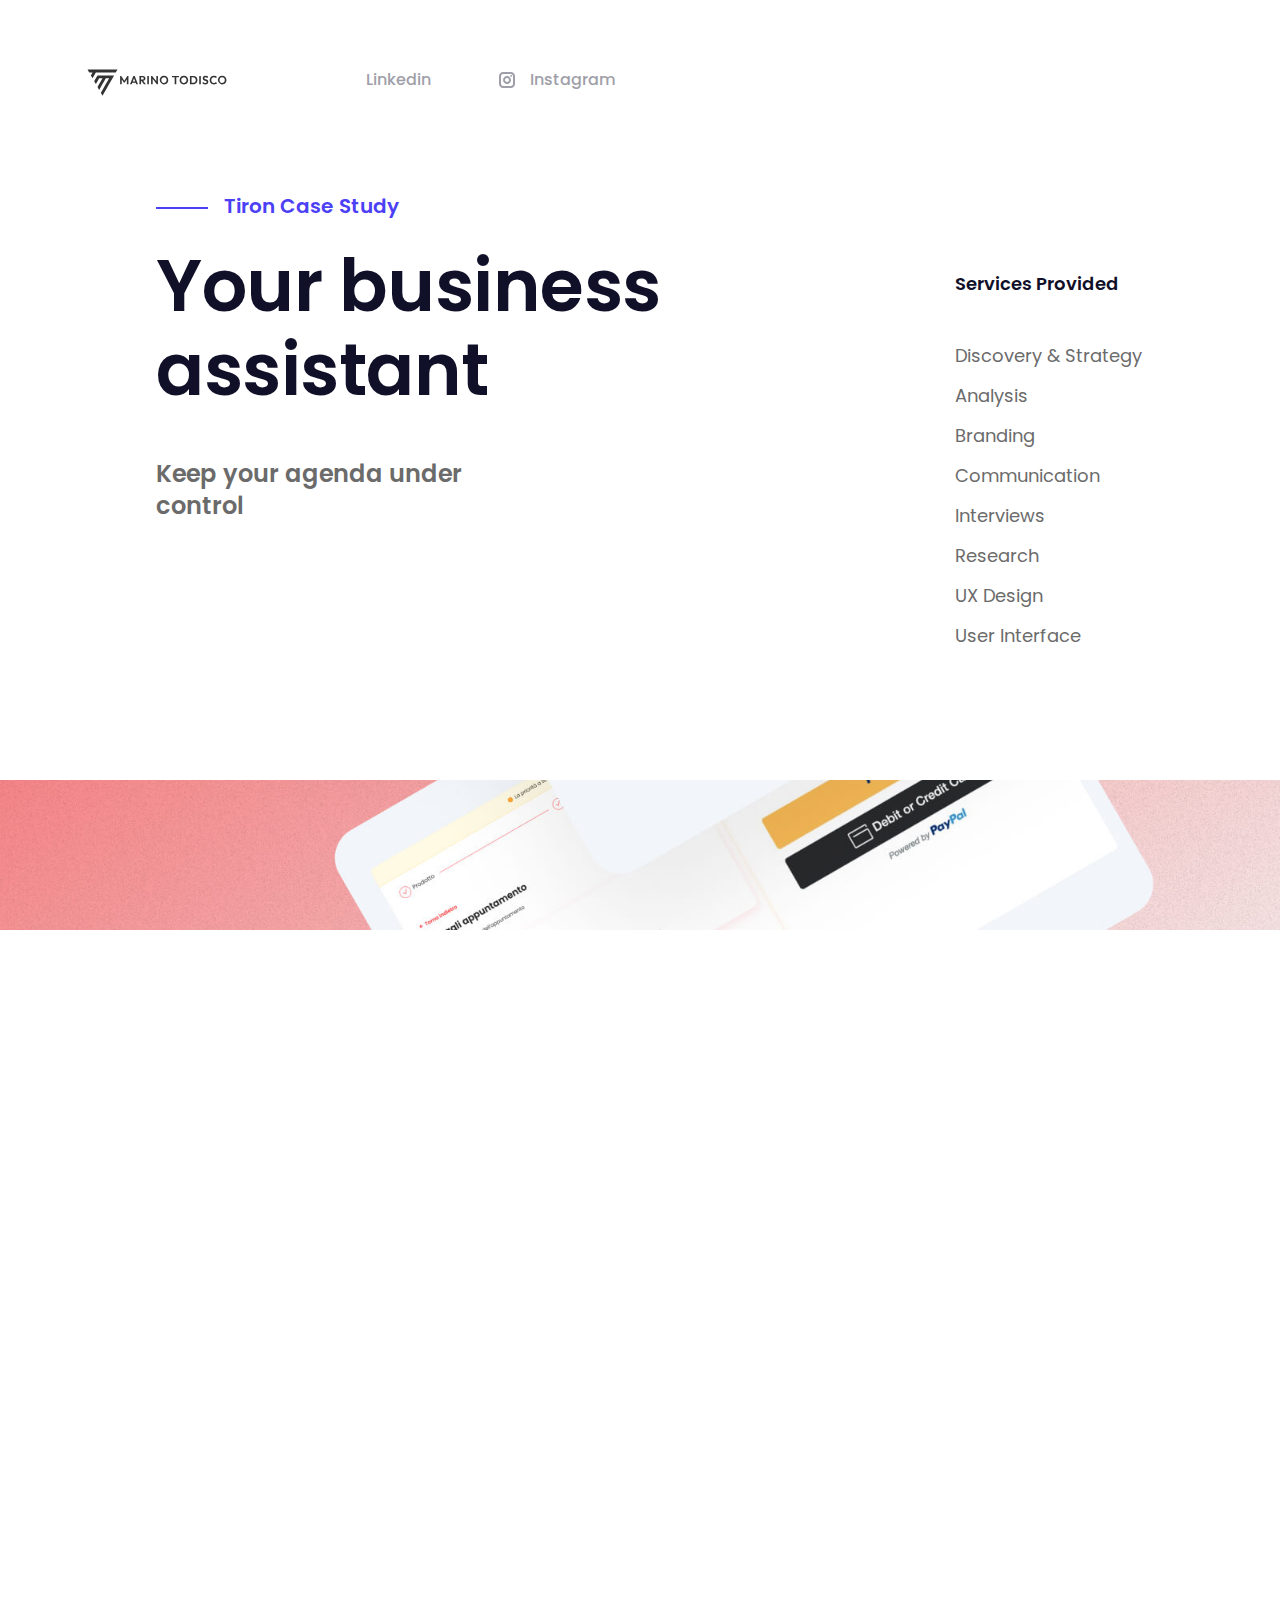
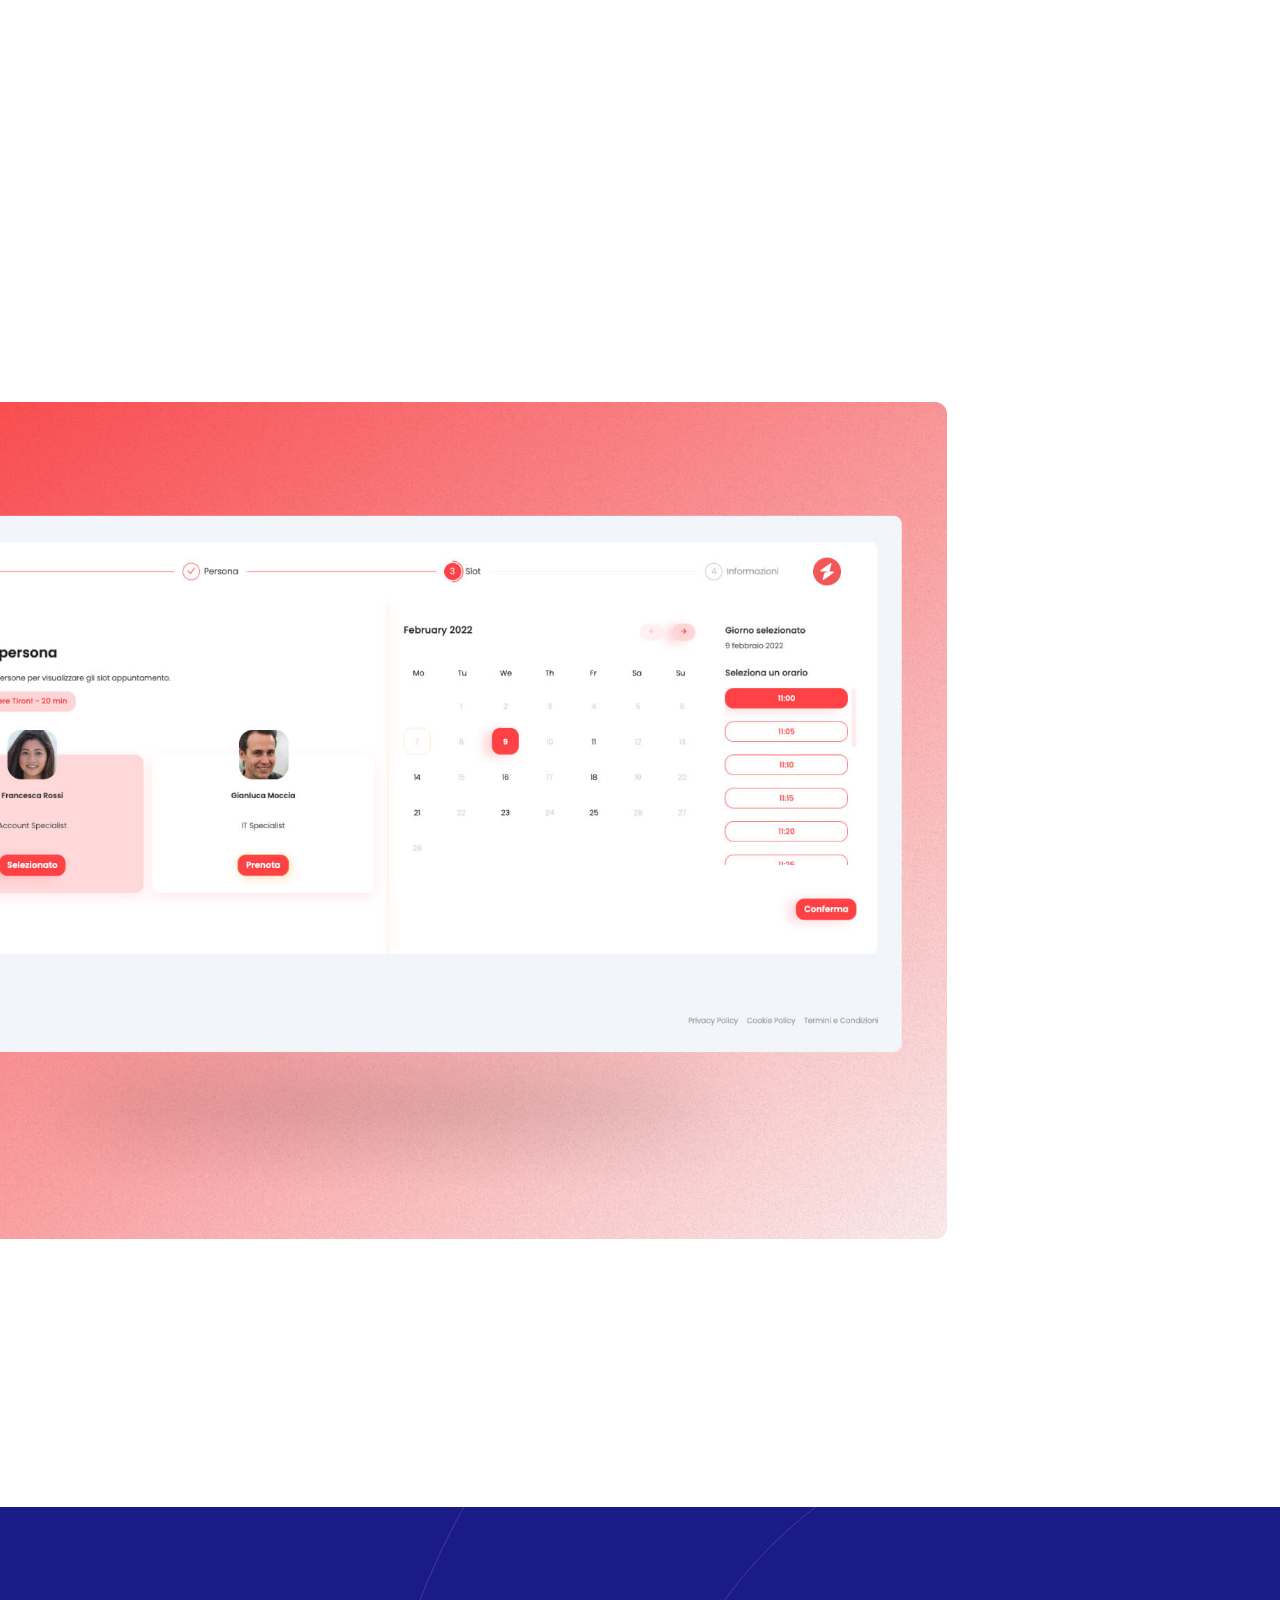
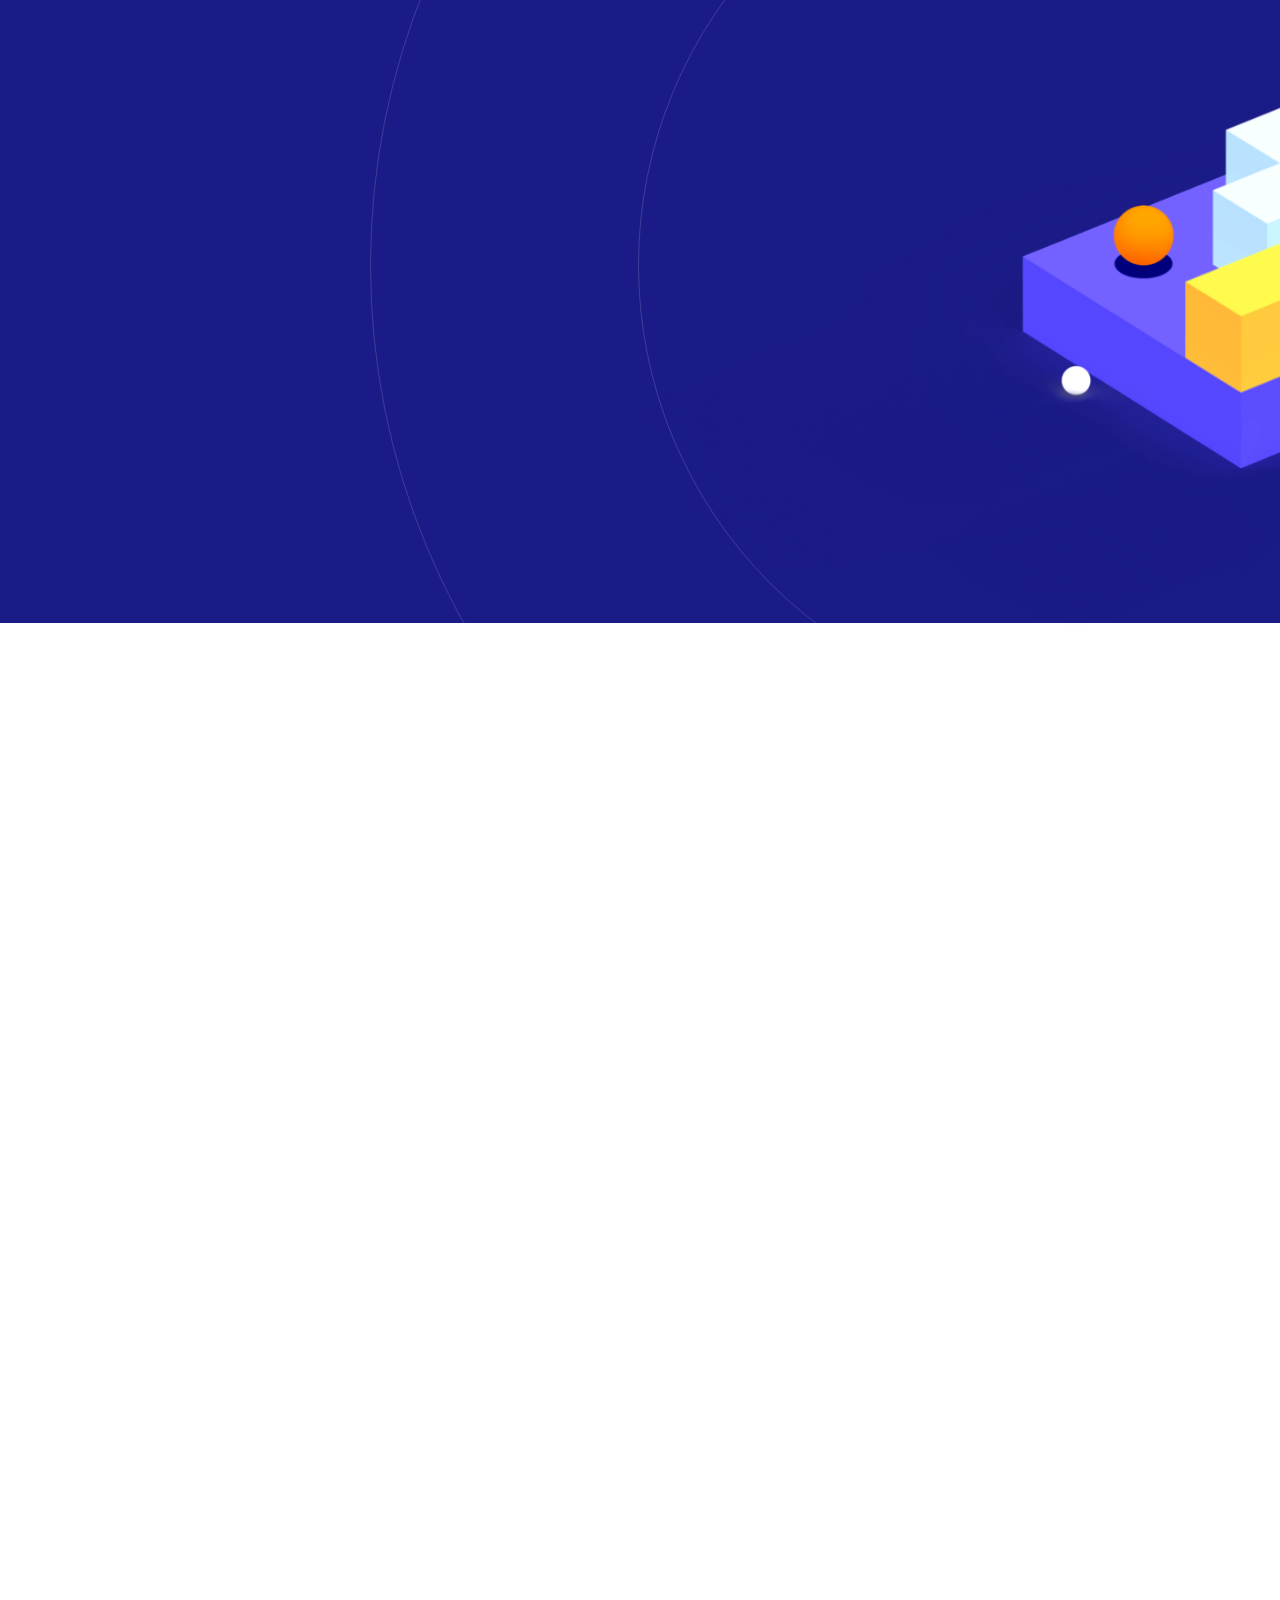
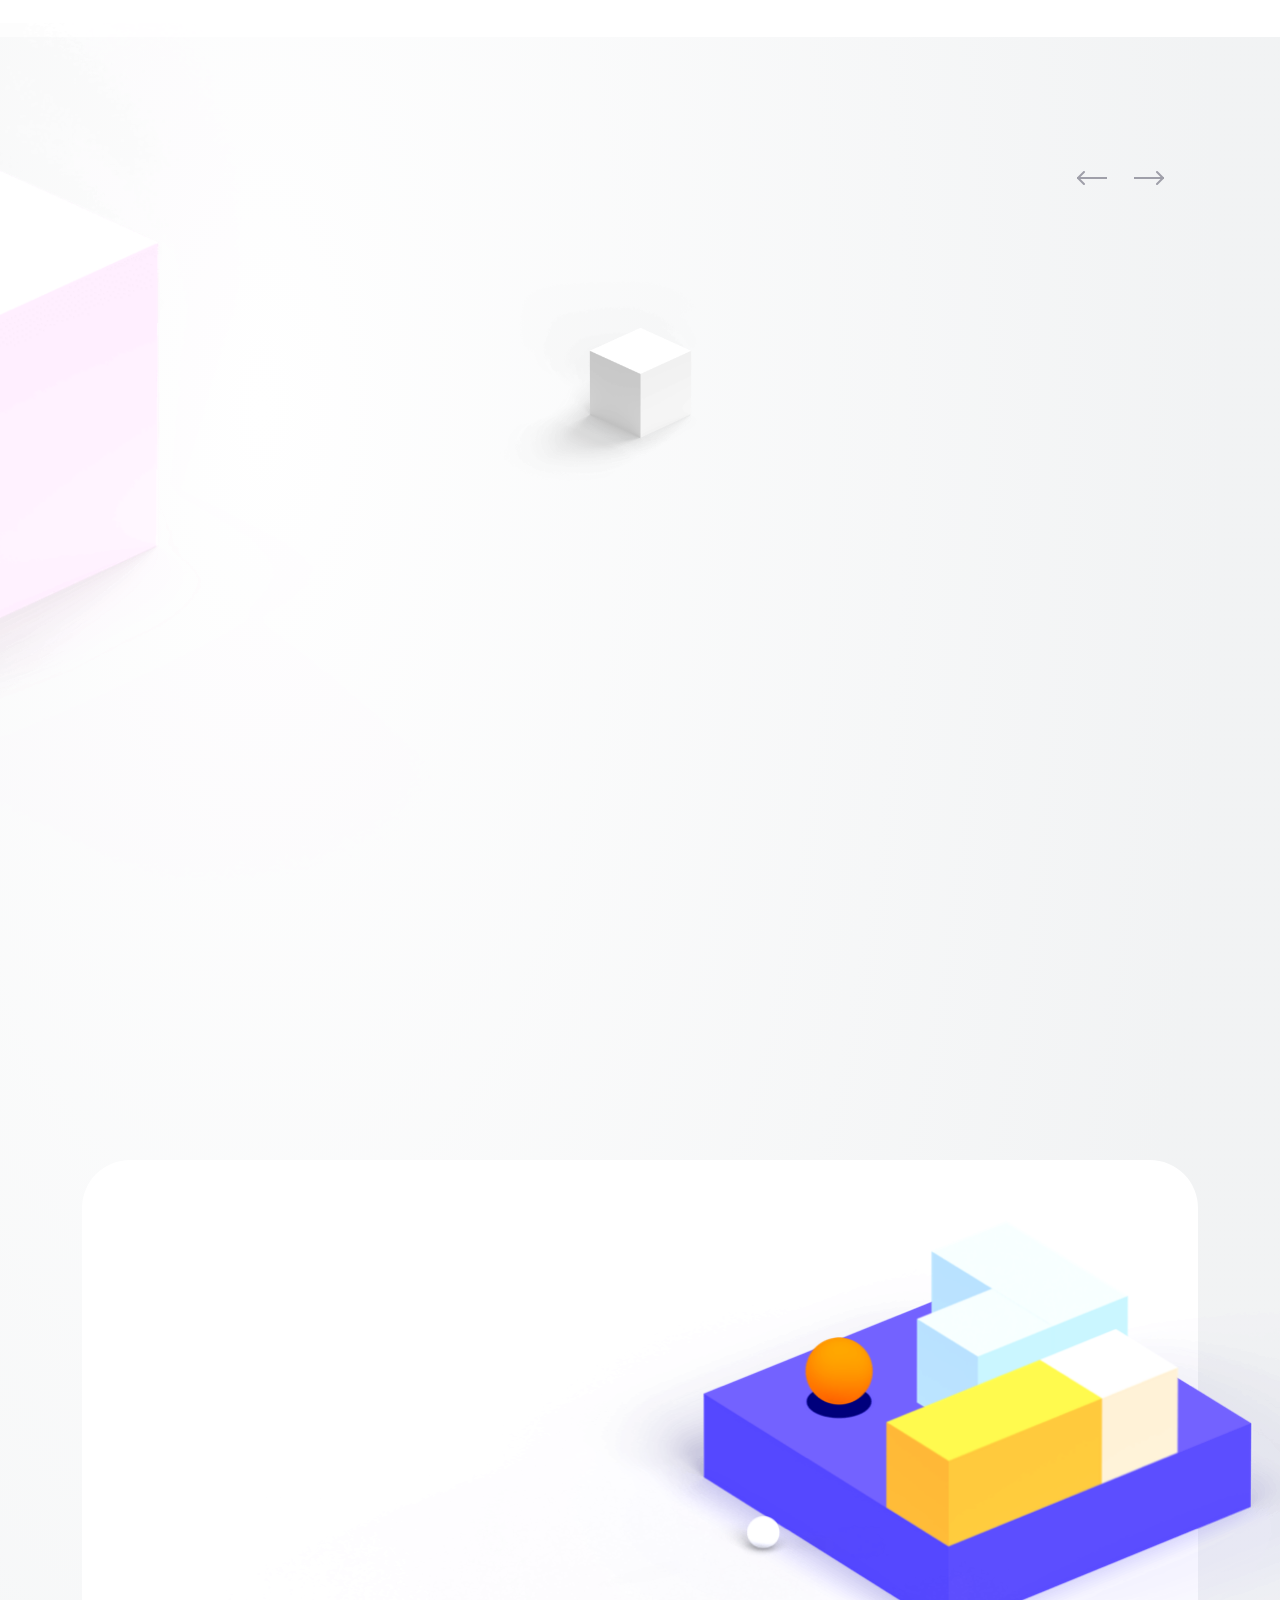
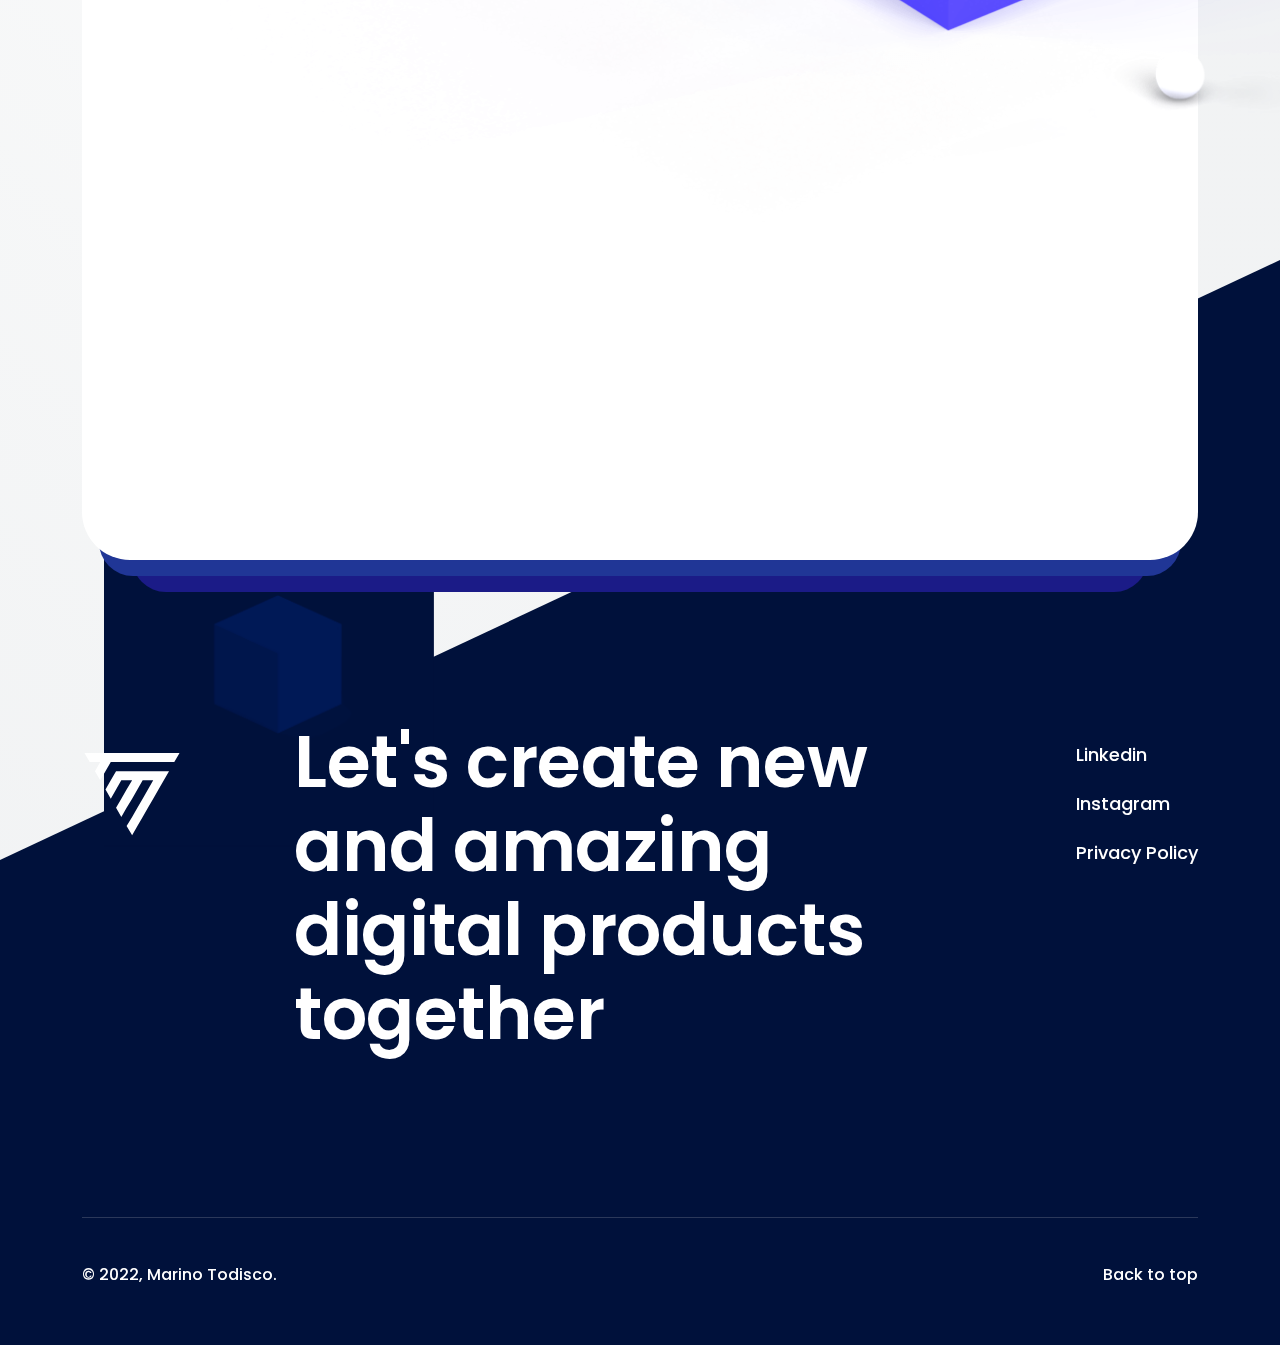
<file: tiron-app-cs.html>
<!DOCTYPE html>
<html lang="en">
  <head>
    <meta charset="utf-8">
    <title>Case study - Tiron App</title>
    <meta http-equiv="X-UA-Compatible" content="IE=Edge">
    <meta name="viewport" content="width=device-width, initial-scale=1, maximum-scale=1.0, user-scalable=no">
    <meta name="format-detection" content="telephone=no">
    <!--===Favicon===-->
    <link rel="apple-touch-icon" sizes="180x180" href="img/favicon-32x32.png">
    <link rel="mask-icon" href="img/favicon-32x32.png" color="#000000">
    <link rel="icon" type="image/png" sizes="32x32" href="img/favicon-32x32.png">
    <link rel="icon" type="image/png" sizes="16x16" href="img/favicon-16x16.png">
    <!--===Meta===-->
    <meta name="msapplication-TileColor" content="#da532c">
    <meta name="theme-color" content="#ffffff">
    <meta name="description" content="Marino Todisco - Tiron design case study">
    <meta name="twitter:card" content="summary_large_image">
    <meta name="twitter:site" content="Marino Todisco - UX/UI Designer based in Rimini">
    <meta name="twitter:title" content="Marino Todisco - Tiron design case study">
    <meta name="twitter:description" content="Marino Todisco - Tiron design case study">
    <meta name="twitter:creator" content="Marino">
    <meta name="twitter:image" content="https://marino16.github.io/img/case-studies/tironapp/tironapp_social.jpg">
    <meta property="og:title" content="Marino Todisco - Tiron design case study">
    <meta property="og:type" content="Let's create new and amazing digital experiences together">
    <meta property="og:url" content="https://marino16.github.io/img/case-studies/tironapp/tironapp_social.jpg">
    <meta property="og:image" content="https://marino16.github.io/img/case-studies/tironapp/tironapp_social.jpg">
    <meta property="og:description" content="Marino Todisco - Tiron design case study">
    <meta property="og:site_name" content="Marino Todisco - UX/UI Designer based in Rimini">
    <!--===Stylesheet===-->
    <link rel="stylesheet" media="all" href="css/app.css">
    <!-- Fancybox script setup -->
    <script src="https://code.jquery.com/jquery-3.3.1.min.js"></script>
    <link  href="./css/jquery.fancybox.min.css" rel="stylesheet">
    <script src="./js/lib/jquery.fancybox.min.js"></script>
    <!--===Script===-->
    <!-- Global site tag (gtag.js) - Google Analytics -->
<script async src="https://www.googletagmanager.com/gtag/js?id=G-EJC89Q7BTS"></script>
<script>
  window.dataLayer = window.dataLayer || [];
  function gtag(){dataLayer.push(arguments);}
  gtag('js', new Date());

  gtag('config', 'G-EJC89Q7BTS');
</script>
    <script>var viewportmeta = document.querySelector('meta[name="viewport"]');
if (viewportmeta) {
  if (screen.width < 375) {
    var newScale = screen.width / 375;
    viewportmeta.content = 'width=375, minimum-scale=' + newScale + ', maximum-scale=1.0, user-scalable=no, initial-scale=' + newScale + '';
  } else {
    viewportmeta.content = 'width=device-width, maximum-scale=1.0, initial-scale=1.0';
  }
}</script>
  </head>
  <body>
    <div class="page">
      <div class="header js-header" id="header">
        <div class="header__center center"><a class="header__logo" href="index.html"><img class="header__pic" src="img/marino_logo.svg" alt="" /></a>
          <div class="header__social header__social_main"><a class="header__link" href="https://www.linkedin.com/in/marino-todisco-656b3815a/" target="_blank"><svg class="icon icon-dribbble">
                <use xlink:href="img/sprite.svg#linkedin-icon" ></use>
              </svg>Linkedin</a>
              <a class="header__link" href="https://www.instagram.com/marinotodisco/" target="_blank"><svg class="icon icon-instagram">
                <use xlink:href="img/sprite.svg#icon-instagram"></use>
              </svg>Instagram</a></div><button class="header__burger hamburger-cs js-header-burger"></button>
        </div>
        <div class="header__wrapper js-header-wrapper">
          <div class="header__preview"><a class="header__logo" href="index.html"><img class="header__pic" src="img/marino_logo_white.svg" alt="" /></a>
            <div class="header__img"><img class="header__pic" src="img/bg-header.png" alt="" /></div>
          </div>
          <div class="header__center center">
            <div class="header__contacts"><a class="header__line" href="mailto:todisco.marino@gmail.com">
                <div class="header__icon"><svg class="icon icon-email">
                    <use xlink:href="img/sprite.svg#icon-email"></use>
                  </svg></div>
                <div class="header__text">todisco.marino@gmail.com</div>
              </a>
              <div class="header__line">
                <div class="header__icon"><svg class="icon icon-place">
                    <use xlink:href="img/sprite.svg#icon-place"></use>
                  </svg></div>
                <div class="header__text">
                  <p>Rimini,Italy</p>
                  <p></p>
                </div>
              </div><a class="header__line" href="tel:+3292975194">
                <div class="header__icon"><svg class="icon icon-phone">
                    <use xlink:href="img/sprite.svg#icon-phone"></use>
                  </svg></div>
                <div class="header__text">+3292975194 </div>
              </a>
            </div>
            <nav class="header__nav"><a class="header__item" href="index.html"><span>Home</span></a></nav>

            <div class="header__social header__social_inner"><a class="header__link" href="https://www.linkedin.com/in/marino-todisco-656b3815a/"target="_blank"><svg class="icon icon-dribbble">
                  <use xlink:href="img/sprite.svg#linkedin-icon"></use>
                </svg>Linkedin</a>

                <a class="header__link" href="https://www.instagram.com/marinotodisco/"target="_blank"><svg class="icon icon-instagram">
                  <use xlink:href="img/sprite.svg#icon-instagram"></use>
                </svg>Instagram</a></div>
          </div>
        </div>
      </div>
      <!--===Product===-->
      <div class="product">
        <div class="product__head">
          <div class="product__center center">
            <div class="product__wrap">
              <div class="product__stage stage" data-aos="animation-scale-y">Tiron Case Study</div>
              <h1 class="product__title title h1" data-aos="animation-scale-y" data-aos-delay="150">Your business assistant</h1>
              <div class="product__info h5" data-aos="animation-scale-y" data-aos-delay="300">Keep your agenda under control</div>
            </div>
            <div class="product__box product__box_show" data-aos="animation-translate-y">
              <div class="product__category">Services Provided</div>
              <ul class="product__list">
                <li>Discovery & Strategy</li>
                <li>Analysis</li>
                <li>Branding</li>
                <li>Communication</li>
                <li>Interviews</li>
                <li>Research</li>
                <li>UX Design</li>
                <li>User Interface</li>
              </ul>
            </div>
          </div>
        </div>
        <div class="product__bg" style="background-image: url('img/case-studies/tironapp/tironapp_background.jpg')"></div>
        <div class="product__body">
          <div class="product__center center">
            <div class="product__box product__box_hide" data-aos="animation-scale-y">
              <div class="product__category">Services Provided</div>
              <ul class="product__list">
                <li>Discovery & Strategy</li>
                <li>Analysis</li>
                <li>Branding</li>
                <li>Communication</li>
                <li>Interviews</li>
                <li>Research</li>
                <li>UX Design</li>
                <li>User Interface</li>
              </ul>
            </div>
            <div class="product__row">
              <div class="product__overview h4" data-aos="animation-scale-y">Overview</div>
              <div class="product__content content" data-aos="animation-scale-y" data-aos-delay="200">
                <p>Tiron is a desktop app that allows you to sync your calendars and keep track of your schedule in a single platform. Anyone can take book consultations in 3 simple clicks, whether they are free or paid. </p>
              </div>
            </div>
            <!--==Product Preview==-->
            <div class="product__preview"><img class="product__pic js-parallax" data-scale="1.6" data-orientation="right" src="img/case-studies/tironapp/tironapp_home.jpg" alt=""></div>
            <!--<div class="product__review">
              <div class="product__author" data-aos="animation-scale-y">
                <div class="product__ava"><img class="product__pic" src="img/ava-1.jpg" alt=""></div>
                <div class="product__details">
                  <div class="product__man h5">Dash</div>
                  <div class="product__company">UI8</div>
                </div>
              </div>
              <div class="product__text" data-aos="animation-scale-y" data-aos-delay="200">“Be sure to check out the live preview and let us know your thoughts in the comments section below.”</div>
            </div>-->
          </div>
        </div>
      </div>
      <div class="discover">
        <div class="discover__center center">
          <h2 class="discover__title h1" data-aos="animation-scale-y">Discover.</h2>
          <div class="discover__row">
            <div class="discover__item" data-aos="animation-scale-y">
              <div class="discover__category h5">Requirements and desires</div>
              <ul class="discover__list">
                <li>The request was to build an app that would allow users the booking of appointments and consultations in a few clicks, both from smartphones and laptop.</li>
              </ul>
            </div>
          </div>
        </div>
        <div class="discover__circles"></div>
        <div class="figures">
          <div class="figures__preview"><img class="figures__pic" src="img/figures-1.png" alt="" /></div>
          <div class="figures__preview"><img class="figures__pic js-parallax" data-scale="1.6" data-orientation="up" src="img/figures-2.png" alt="" /></div>
          <div class="figures__preview"><img class="figures__pic js-parallax" data-scale="1.3" data-orientation="up" src="img/figures-3.png" alt="" /></div>
          <div class="figures__preview"><img class="figures__pic" src="img/figures-4.png" alt="" /></div>
          <div class="figures__preview"><img class="figures__pic js-parallax" data-scale="2.3" data-orientation="down" src="img/figures-5.png" alt="" /></div>
          <div class="figures__preview"><img class="figures__pic js-parallax" data-scale="2" data-orientation="up" src="img/figures-6.png" alt="" /></div>
        </div>
      </div>
      <div class="desc">
        <div class="desc__center center">
          <div class="desc__head">
            <div class="desc__title h4" data-aos="animation-scale-y">Approach</div>
            <div class="desc__content content" data-aos="animation-scale-y" data-aos-delay="200">
              <p>Once the design brief was analysed, I carried out an interview and research session to understand what were the business goals.</p> 
                <p>After comparing the strengths and weaknesses of our solutions with the team, I managed some research session to discover competitors and interview the client. <br>Then,
                  I created the wireframes, carried out tests and finally created the final prototype.</p>

            </div>
          </div>
          <div class="desc__list">
            <a class="desc__preview" data-fancybox="gallery" href="img/case-studies/tironapp/tiron_mockup.jpg" data-aos="animation-translate-y" data-aos-delay=""><img class="desc__pic" src="img/case-studies/tironapp/tiron_mockup.jpg" alt="">
              <div class="desc__zoom"><img class="desc__pic" src="img/arrow-up-right.svg" alt=""></div>
            </a>
            <a class="desc__preview" data-fancybox="gallery" href="img/case-studies/tironapp/tiron_ipad.jpg" data-aos="animation-translate-y" data-aos-delay="200"><img class="desc__pic" src="img/case-studies/tironapp/tiron_ipad.jpg" alt="">
              <div class="desc__zoom"><img class="desc__pic" src="img/arrow-up-right.svg" alt=""></div>
            </a>
          </div>
      </div>
    </div>
      <div class="wrapper wrapper_gradient">
        <div class="cases cases_other">
          <div class="cases__center center">
            <div class="cases__stage stage" data-aos="animation-scale-y">You may also like</div>
            <h2 class="cases__title h1" data-aos="animation-scale-y" data-aos-delay="200">Have a look</h2>
            <div class="cases__container">
              <div class="cases__slider owl-carousel js-slider-cases">
                <!--===Meeters PWA===-->
              <a class="cases__item"     data-aos="animation-translate-y" data-aos-delay="150" href="meeters-cs.html">
                <div class="cases__preview"><img class="cases__pic" src="img/case-studies/meeters/meeters_home.jpg" alt="meeters PWA">
                  <div class="cases__box">Case <br>Study</div>
                </div>
                <div class="cases__body">
                  <h4 class="cases__info h4">Meeters: build connections</h4>
                  <div class="cases__text">The digital event platform </div>
                </div>
              </a>
                <!--===Dog app===-->
              <a class="cases__item"     data-aos="animation-translate-y" data-aos-delay="200" href="dog-app-cs.html">
                <div class="cases__preview"><img class="cases__pic" src="img/dog_mockup_preview.png" alt="dog care app">
                  <div class="cases__box">Case <br>Study</div>
                </div>
                <div class="cases__body">
                  <h4 class="cases__info h4">Dog care app</h4>
                  <div class="cases__text">Find new friend for your dog or a job as dogsitter</div>
                </div>
              </a>
              <!--===Botika website===-->
              <a class="cases__item"     data-aos="animation-translate-y" data-aos-delay="250" href="botika-cs.html">
                <div class="cases__preview"><img class="cases__pic" src="img/case-studies/botikasite/botika_home.jpg" alt="botika website">
                  <div class="cases__box">Case <br>Study</div>
                </div>
                <div class="cases__body">
                  <h4 class="cases__info h4">Botika website</h4>
                  <div class="cases__text">Bringing innovation to companies </div>
                </div>
              </a>
              <!--===Smart home app===-->
              <a class="cases__item" data-aos="animation-translate-y" data-aos-delay="300" href="smart-home-cs.html">
                <div class="cases__preview"><img class="cases__pic" src="img/smart_home_app.png" alt="smart home app">
                  <div class="cases__box">Case <br>Study</div>
                </div>
                <div class="cases__body">
                  <h4 class="cases__info h4">Smart Home app</h4>
                  <div class="cases__text">Manage your smart home with a tap</div>
                </div>
              </a>
              <!--===Hotel website redesign===-->
              <a class="cases__item"     data-aos="animation-translate-y" data-aos-delay="350" href="hotel-cs.html">
                <div class="cases__preview"><img class="cases__pic" src="img/hotel_website.png" alt="hotel website">
                  <div class="cases__box">Case <br>Study</div>
                </div>
                <div class="cases__body">
                  <h4 class="cases__info h4">Hotel website</h4>
                  <div class="cases__text">A website redesign for a beautiful hotel </div>
                </div>
              </a>
              <!--===Medical app===-->
              <a class="cases__item" data-aos="animation-translate-y" data-aos-delay="400" href="med-app-cs.html">
                <div class="cases__preview"><img class="cases__pic" src="img/health_app_ui.png" alt="health app">
                  <div class="cases__box">Case <br>Study</div>
                </div>
                <div class="cases__body">
                  <h4 class="cases__info h4">Health monitoring app</h4>
                  <div class="cases__text">A new way to monitoring people's health</div>
                </div>
              </a>
              <!--===Tiron website===-->
              <a class="cases__item" data-aos="animation-translate-y" data-aos-delay="500" href="tiron-website-cs.html">
                <div class="cases__preview"><img class="cases__pic" src="img/case-studies/tironsite/tironweb_home.jpg" alt="tiron website">
                  <div class="cases__box">Case <br>Study</div>
                </div>
                <div class="cases__body">
                  <h4 class="cases__info h4">Tiron website</h4>
                  <div class="cases__text">A simple website for Tiron</div>
                </div>
              </a>
              </div>
            </div>
          </div>
          <div class="cases__figures">
            <div class="cases__figure"><img class="cases__pic js-parallax" data-scale="1.6" data-orientation="up" src="img/figure-2.png" alt=""></div>
            <div class="cases__figure"><img class="cases__pic js-parallax" data-scale="1.4" data-orientation="down" src="img/figure-3.png" alt=""></div>
          </div>
        </div>
        <!--===Contact form===-->
        <div class="wrapper wrapper_dark">
          <div class="contacts">
            <div class="contacts__center center">
              <div class="contacts__container">
                <div class="contacts__wrap" id="contact">
                  <div class="contacts__stage stage" data-aos="animation-scale-y">Say hello 👋</div>
                  <h2 class="contacts__title h1" data-aos="animation-scale-y" data-aos-delay="200">Let’s Work <br>Together.</h2>
                  <div class="contacts__info" data-aos="animation-scale-y" data-aos-delay="400">I’d love to meet up with you to discuss your venture, and potential collaborations.</div>
                </div>
                <div class="contacts__row">
                  <div class="contacts__details" data-aos="animation-translate-y"><a class="contacts__line" href="mailto:todisco.marino@gmail.com">
                      <div class="contacts__icon"><svg class="icon icon-email">
                          <use xlink:href="img/sprite.svg#icon-email"></use>
                        </svg></div>
                      <div class="contacts__text">todisco.marino@gmail.com</div>
                    </a>
                    <div class="contacts__line">
                      <div class="contacts__icon"><svg class="icon icon-place">
                          <use xlink:href="img/sprite.svg#icon-place"></use>
                        </svg></div>
                      <div class="contacts__text">
                        <p>Rimini, Italy</p>
                      </div>
                    </div>
                    <!--<a class="contacts__line" href="tel:+000000">
                      <div class="contacts__icon"><svg class="icon icon-phone">
                          <use xlink:href="img/sprite.svg#icon-phone"></use>
                        </svg></div>
                      <div class="contacts__text">+0000000</div>
                    </a>-->
                  </div>
                  <!--<form id="contact-form" action="https://formsubmit.co/todisco.marino@gmail.com" method="POST" class="contacts__form" data-aos="animation-translate-y" data-aos-delay="200">
                    <input type="hidden" name="_next" value="https://marino16.github.io/success.html">  
                    <div class="contacts__field field">
                      <div class="field__wrap"><input class="field__input" type="text" name="name" placeholder="Name" />
                        <div class="field__icon"><svg class="icon icon-profile">
                            <use xlink:href="img/sprite.svg#icon-profile"></use>
                          </svg></div>
                      </div>
                    </div>
                    <div class="contacts__field field">
                      <div class="field__wrap"><input class="field__input" type="email" name="email" id="form-email" placeholder="Email (required)"/>
                        <div class="field__icon"><svg class="icon icon-send">
                            <use xlink:href="img/sprite.svg#icon-send"></use>
                          </svg></div>
                      </div>
                    </div>
                    <div class="contacts__field field">
                      <div class="field__wrap"><select class="field__select" name="question">
                          <option>What are you working on?</option>
                          <option>What are you working on? 2</option>
                        </select>
                        <div class="field__icon"><svg class="icon icon-arrows">
                            <use xlink:href="img/sprite.svg#icon-arrows"></use>
                          </svg></div>
                      </div>
                    </div>
                    <div class="contacts__field field field_textarea">
                      <div class="field__wrap"><textarea class="field__textarea" name="message" placeholder="Message"></textarea>
                        <div class="field__icon"><svg class="icon icon-message">
                            <use xlink:href="img/sprite.svg#icon-message"></use>
                          </svg></div>
                          <div class="g-recaptcha brochure__form__captcha"  style="margin-top:20px" data-sitekey="6LfM3HgeAAAAAFlMl3g1sbOyKwpIJcljAEexz_ZV"></div>  
                      </div>
                    </div>
                    <div class="contacts__btn"><button id="btn-form" disabled class="btn btn_purple"><span class="btn__text">Let’s Talk</span><svg class="icon icon-arrow-right">
                          <use xlink:href="img/sprite.svg#icon-arrow-right"></use>
                        </svg></button></div>
                  </form>-->
                </div>
                <div class="contacts__category h5">Let’s connect</div>
                <div class="contacts__social">
                  <div class="contacts__box" data-aos="animation-translate-y"data-aos-delay="150"><a class="contacts__link" href="https://www.linkedin.com/in/marino-todisco-656b3815a/" target="_blank"><svg class="icon icon-instagram">
                        <use xlink:href="img/sprite.svg#linkedin-icon"></use>
                      </svg>
                      <div class="contacts__text">Linkedin</div>
                    </a></div>
                  <div class="contacts__box" data-aos="animation-translate-y" data-aos-delay="300"><a class="contacts__link" href="https://www.instagram.com/marinotodisco/" target="_blank"><svg class="icon icon-instagram">
                        <use xlink:href="img/sprite.svg#icon-instagram"></use>
                      </svg>
                      <div class="contacts__text">Instagram</div>
                    </a></div>
                </div>
                <div class="figures">
                  <div class="figures__preview"><img class="figures__pic" src="img/figures-1.png" alt="" /></div>
                  <div class="figures__preview"><img class="figures__pic js-parallax" data-scale="1.6" data-orientation="up" src="img/figures-2.png" alt="" /></div>
                  <div class="figures__preview"><img class="figures__pic js-parallax" data-scale="1.3" data-orientation="up" src="img/figures-3.png" alt="" /></div>
                  <div class="figures__preview"><img class="figures__pic" src="img/figures-4.png" alt="" /></div>
                  <div class="figures__preview"><img class="figures__pic js-parallax" data-scale="2.3" data-orientation="down" src="img/figures-5.png" alt="" /></div>
                  <div class="figures__preview"><img class="figures__pic js-parallax" data-scale="2" data-orientation="up" src="img/figures-6.png" alt="" /></div>
                </div>
              </div>
            </div>
          </div>
          <div class="footer">
            <div class="footer__center center">
              <div class="footer__body"><a class="footer__logo" href="index.html"><img class="footer__pic" src="img/marino_logo_footer.svg" alt="" /></a>
                <div class="footer__wrap">
                  <div class="footer__title h1">Let's create new and amazing digital products together</div>
                  <!--<div class="footer__info h4">Let’s make it an amazing one.</div>-->
                </div>
                <div class="footer__menu"><!--<a class="footer__link" href="#">About Me</a><a class="footer__link" href="#">Projects</a><a class="footer__link" href="#">Contact</a>--><a class="footer__link" href="https://www.linkedin.com/in/marino-todisco-656b3815a/" target="_blank">Linkedin</a><a class="footer__link" href="https://www.instagram.com/marinotodisco/" target="_blank">Instagram</a><a class="footer__link" href="privacy-policy.html" target="_blank">Privacy Policy</a>
                
                </div>
              </div>
              <div class="footer__bottom">
                <div class="footer__copyright">© 2022, Marino Todisco.</div><a class="footer__scroll js-scroll" href="#header">Back to top</a>
              </div>
            </div>
            <div class="footer__bg">
              <div class="footer__preview"><img class="footer__pic js-parallax" data-scale="1.5" data-orientation="down" src="img/footer-cube-1.png" alt="" /></div>
              <!--<div class="footer__preview"><img class="footer__pic js-parallax" data-scale="1.8" data-orientation="up" src="img/footer-cube-1.png" alt="" /></div>-->
            </div>
          </div>
        </div>
      </div>
      <div class="cursor"></div>
    <script src="js/app.js"></script>
    <script src="js/common.js"></script>
  </body>
</html>
</file>
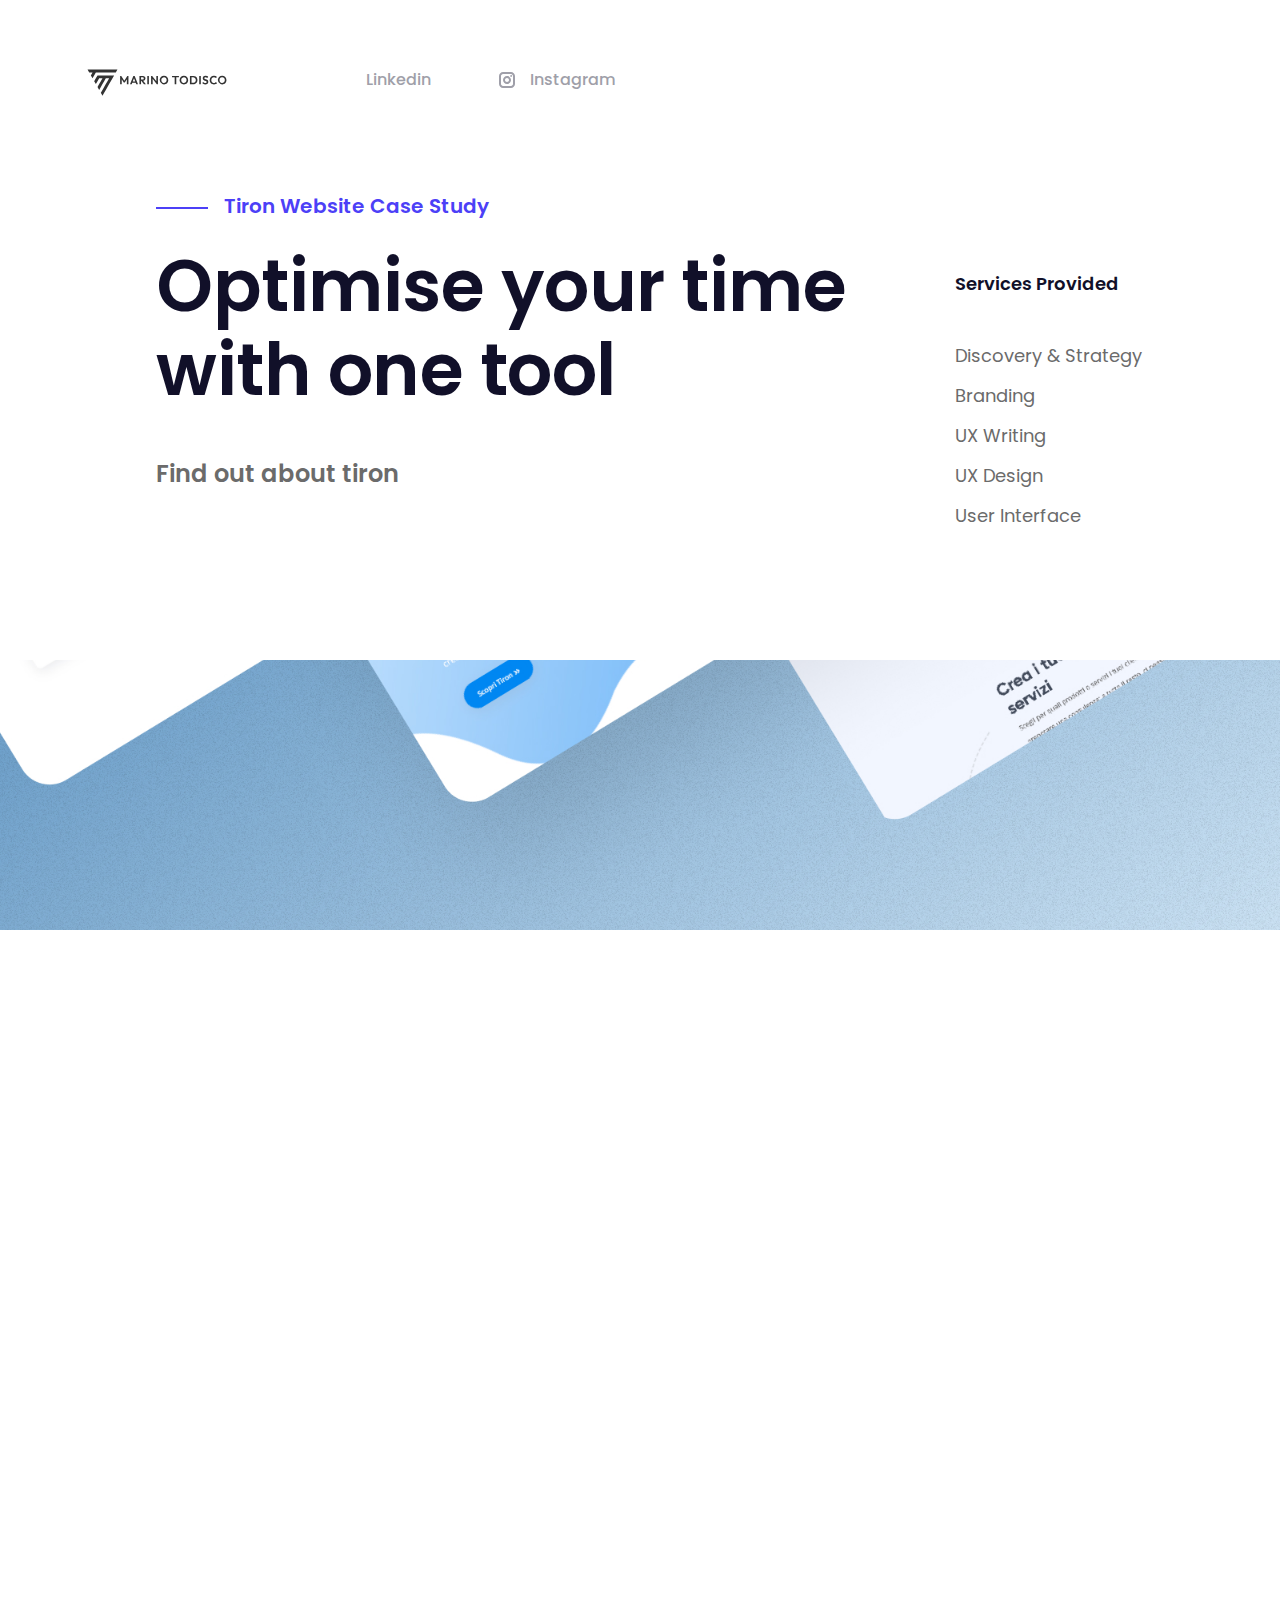
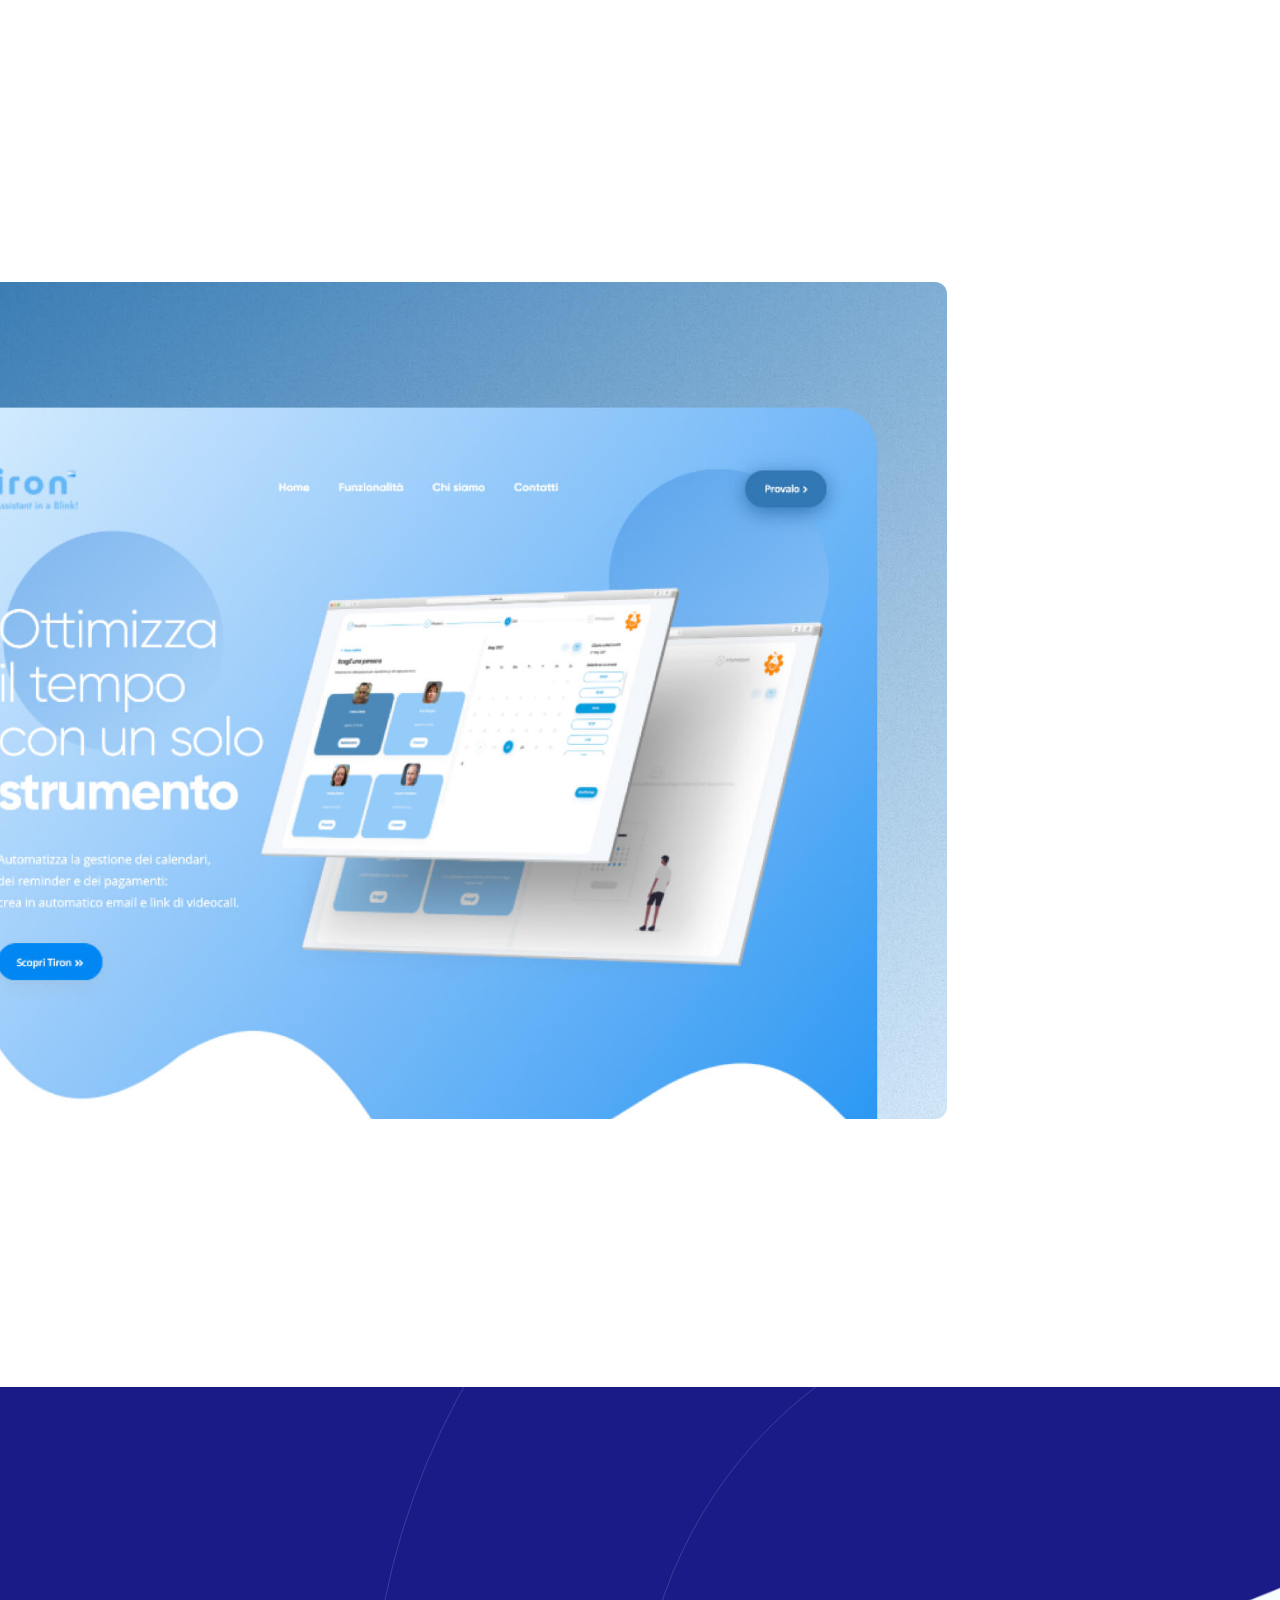
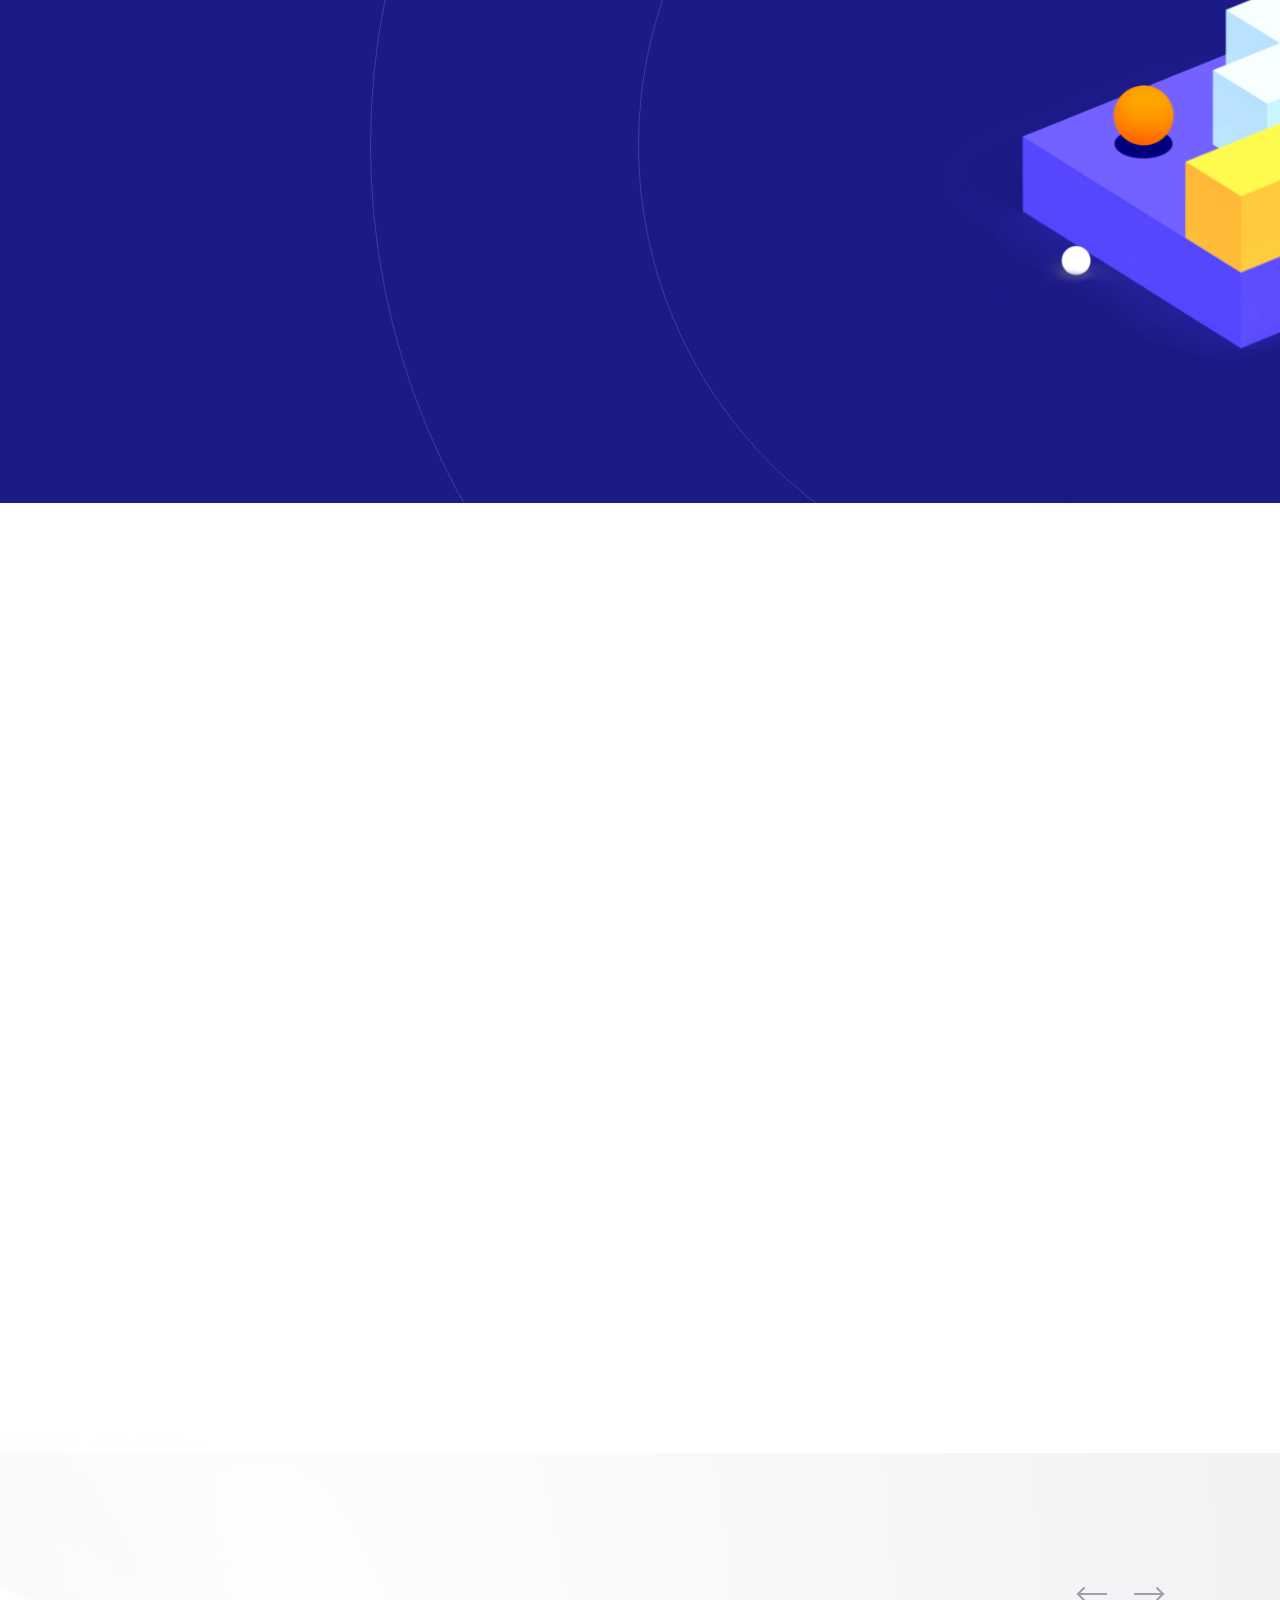
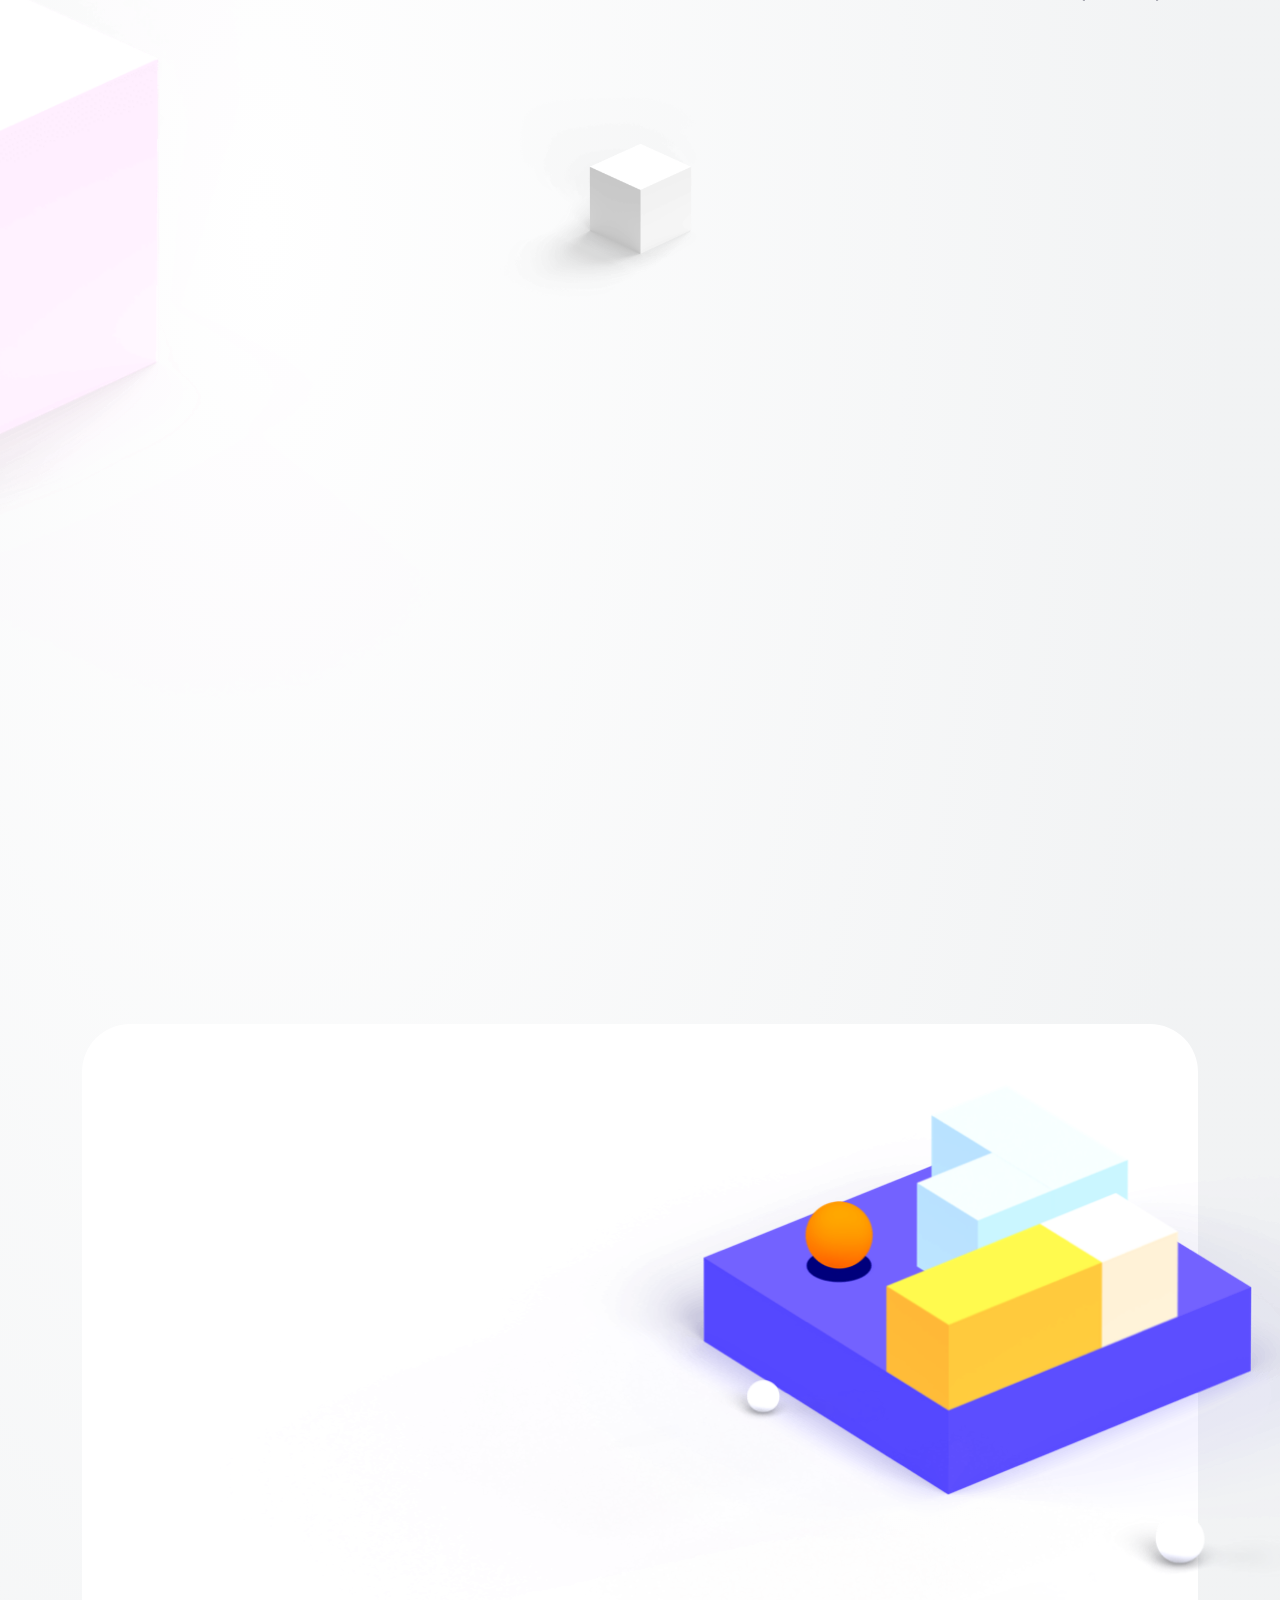
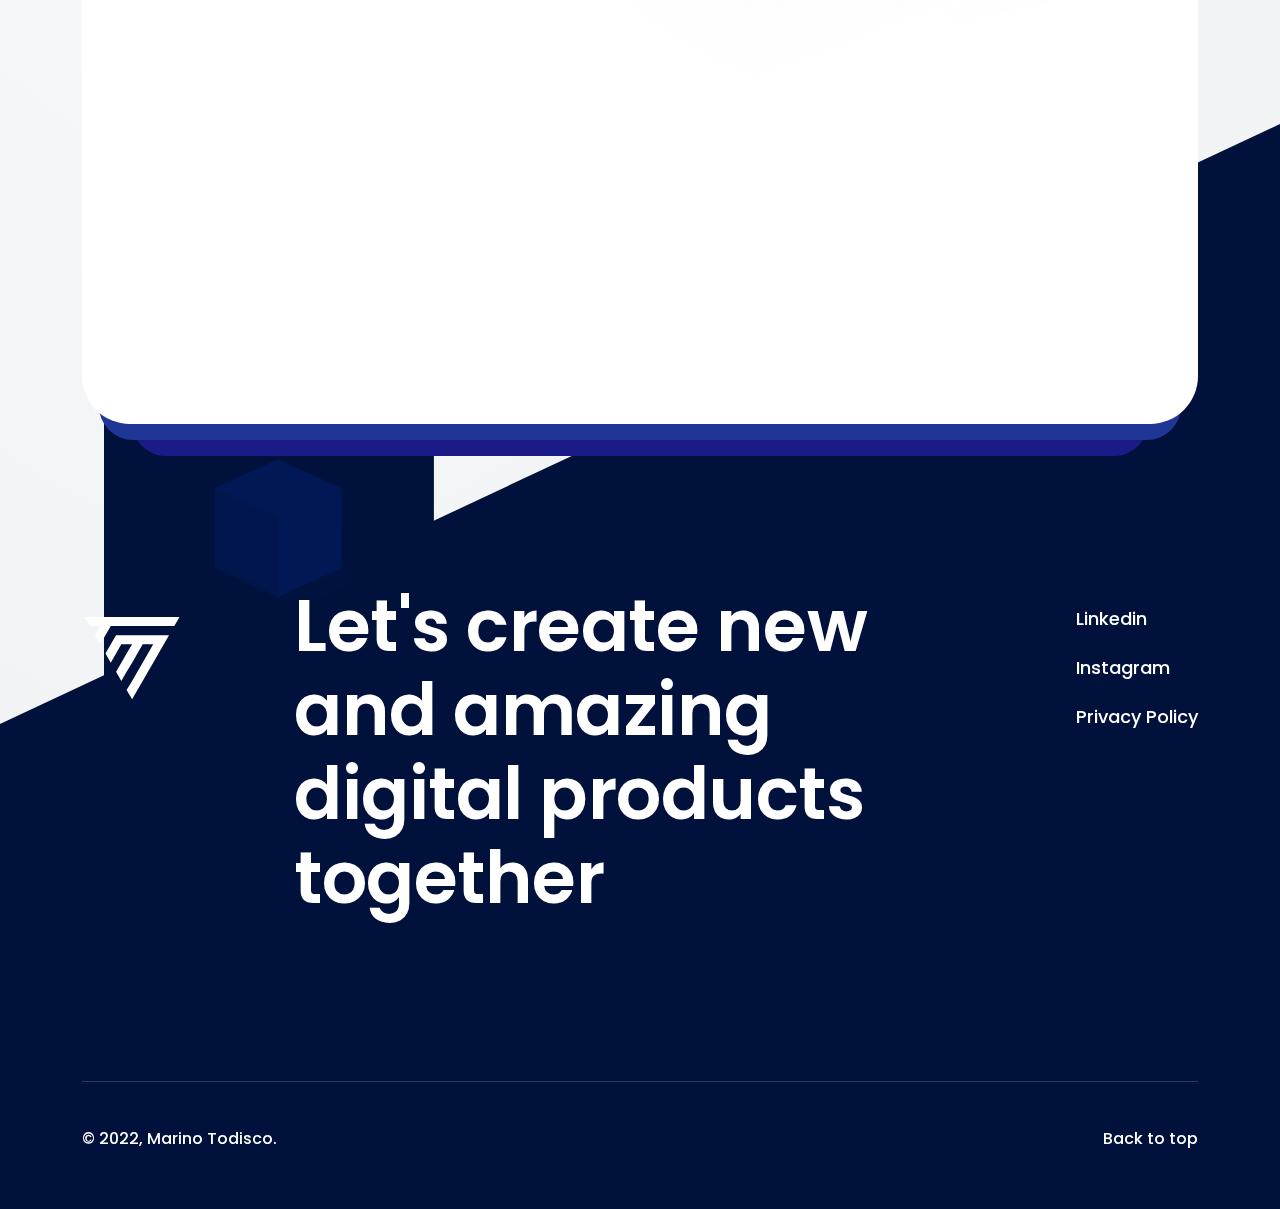
<file: tiron-website-cs.html>
<!DOCTYPE html>
<html lang="en">
  <head>
    <meta charset="utf-8">
    <title>Case study - Tiron website</title>
    <meta http-equiv="X-UA-Compatible" content="IE=Edge">
    <meta name="viewport" content="width=device-width, initial-scale=1, maximum-scale=1.0, user-scalable=no">
    <meta name="format-detection" content="telephone=no">
    <!--===Favicon===-->
    <link rel="apple-touch-icon" sizes="180x180" href="img/favicon-32x32.png">
    <link rel="mask-icon" href="img/favicon-32x32.png" color="#000000">
    <link rel="icon" type="image/png" sizes="32x32" href="img/favicon-32x32.png">
    <link rel="icon" type="image/png" sizes="16x16" href="img/favicon-16x16.png">
    <!--===Meta===-->
    <meta name="msapplication-TileColor" content="#da532c">
    <meta name="theme-color" content="#ffffff">
    <meta name="description" content="Marino Todisco -Tiron website case study">
    <meta name="twitter:card" content="summary_large_image">
    <meta name="twitter:site" content="Marino Todisco - UX/UI Designer based in Rimini">
    <meta name="twitter:title" content="Marino Todisco - Tiron website case study">
    <meta name="twitter:description" content="Marino Todisco -Tiron website case study">
    <meta name="twitter:creator" content="Marino">
    <meta name="twitter:image" content="https://marino16.github.io/img/case-studies/tironsite/tironweb_social.jpg">
    <meta property="og:title" content="Marino Todisco - Tiron website case study">
    <meta property="og:type" content="Let's create new and amazing digital experiences together">
    <meta property="og:url" content="https://marino16.github.io/img/case-studies/tironsite/tironweb_social.jpg">
    <meta property="og:image" content="https://marino16.github.io/img/case-studies/tironsite/tironweb_social.jpg">
    <meta property="og:description" content="Marino Todisco - Tiron website case study">
    <meta property="og:site_name" content="Marino Todisco - UX/UI Designer based in Rimini">
    <!--===Stylesheet===-->
    <link rel="stylesheet" media="all" href="css/app.css">
    <!-- Fancybox script setup -->
    <script src="https://code.jquery.com/jquery-3.3.1.min.js"></script>
    <link  href="./css/jquery.fancybox.min.css" rel="stylesheet">
    <script src="./js/lib/jquery.fancybox.min.js"></script>
    <!--===Script===-->
    <!-- Global site tag (gtag.js) - Google Analytics -->
<script async src="https://www.googletagmanager.com/gtag/js?id=G-EJC89Q7BTS"></script>
<script>
  window.dataLayer = window.dataLayer || [];
  function gtag(){dataLayer.push(arguments);}
  gtag('js', new Date());

  gtag('config', 'G-EJC89Q7BTS');
</script>
    <script>var viewportmeta = document.querySelector('meta[name="viewport"]');
if (viewportmeta) {
  if (screen.width < 375) {
    var newScale = screen.width / 375;
    viewportmeta.content = 'width=375, minimum-scale=' + newScale + ', maximum-scale=1.0, user-scalable=no, initial-scale=' + newScale + '';
  } else {
    viewportmeta.content = 'width=device-width, maximum-scale=1.0, initial-scale=1.0';
  }
}</script>
  </head>
  <body>
    <div class="page">
      <div class="header js-header" id="header">
        <div class="header__center center"><a class="header__logo" href="index.html"><img class="header__pic" src="img/marino_logo.svg" alt="" /></a>
          <div class="header__social header__social_main"><a class="header__link" href="https://www.linkedin.com/in/marino-todisco-656b3815a/" target="_blank"><svg class="icon icon-dribbble">
                <use xlink:href="img/sprite.svg#linkedin-icon" ></use>
              </svg>Linkedin</a>
              <a class="header__link" href="https://www.instagram.com/marinotodisco/" target="_blank"><svg class="icon icon-instagram">
                <use xlink:href="img/sprite.svg#icon-instagram"></use>
              </svg>Instagram</a></div><button class="header__burger hamburger-cs js-header-burger"></button>
        </div>
        <div class="header__wrapper js-header-wrapper">
          <div class="header__preview"><a class="header__logo" href="index.html"><img class="header__pic" src="img/marino_logo_white.svg" alt="" /></a>
            <div class="header__img"><img class="header__pic" src="img/bg-header.png" alt="" /></div>
          </div>
          <div class="header__center center">
            <div class="header__contacts"><a class="header__line" href="mailto:todisco.marino@gmail.com">
                <div class="header__icon"><svg class="icon icon-email">
                    <use xlink:href="img/sprite.svg#icon-email"></use>
                  </svg></div>
                <div class="header__text">todisco.marino@gmail.com</div>
              </a>
              <div class="header__line">
                <div class="header__icon"><svg class="icon icon-place">
                    <use xlink:href="img/sprite.svg#icon-place"></use>
                  </svg></div>
                <div class="header__text">
                  <p>Rimini,Italy</p>
                  <p></p>
                </div>
              </div><a class="header__line" href="tel:+3292975194">
                <div class="header__icon"><svg class="icon icon-phone">
                    <use xlink:href="img/sprite.svg#icon-phone"></use>
                  </svg></div>
                <div class="header__text">+3292975194 </div>
              </a>
            </div>
            <nav class="header__nav"><a class="header__item" href="index.html"><span>Home</span></a></nav>

            <div class="header__social header__social_inner"><a class="header__link" href="https://www.linkedin.com/in/marino-todisco-656b3815a/"target="_blank"><svg class="icon icon-dribbble">
                  <use xlink:href="img/sprite.svg#linkedin-icon"></use>
                </svg>Linkedin</a>

                <a class="header__link" href="https://www.instagram.com/marinotodisco/"target="_blank"><svg class="icon icon-instagram">
                  <use xlink:href="img/sprite.svg#icon-instagram"></use>
                </svg>Instagram</a></div>
          </div>
        </div>
      </div>
      <!--===Product===-->
      <div class="product">
        <div class="product__head">
          <div class="product__center center">
            <div class="product__wrap">
              <div class="product__stage stage" data-aos="animation-scale-y">Tiron Website Case Study</div>
              <h1 class="product__title title h1" data-aos="animation-scale-y" data-aos-delay="150">Optimise your time with one tool</h1>
              <div class="product__info h5" data-aos="animation-scale-y" data-aos-delay="300">Find out about tiron</div>
            </div>
            <div class="product__box product__box_show" data-aos="animation-translate-y">
              <div class="product__category">Services Provided</div>
              <ul class="product__list">
                <li>Discovery & Strategy</li>
                <li>Branding</li>
                <li>UX Writing</li>
                <li>UX Design</li>
                <li>User Interface</li>
              </ul>
            </div>
          </div>
        </div>
        <div class="product__bg" style="background-image: url('img/case-studies/tironsite/tironweb_background.jpg')"></div>
        <div class="product__body">
          <div class="product__center center">
            <div class="product__box product__box_hide" data-aos="animation-scale-y">
              <div class="product__category">Services Provided</div>
              <ul class="product__list">
                <li>Discovery & Strategy</li>
                <li>Branding</li>
                <li>UX Writing</li>
                <li>UX Design</li>
                <li>User Interface</li>
              </ul>
            </div>
            <div class="product__row">
              <div class="product__overview h4" data-aos="animation-scale-y">Overview</div>
              <div class="product__content content" data-aos="animation-scale-y" data-aos-delay="200">
                <p>The site was built to promote Tiron and explain users how to activate it and how it works.The pages have been built with a focus on the application and its functionalities.</p>
              </div>
            </div>
            <!--==Product Preview==-->
            <div class="product__preview"><img class="product__pic js-parallax" data-scale="1.6" data-orientation="right" src="img/case-studies/tironsite/tironweb_home.jpg" alt=""></div>
            <!--<div class="product__review">
              <div class="product__author" data-aos="animation-scale-y">
                <div class="product__ava"><img class="product__pic" src="img/ava-1.jpg" alt=""></div>
                <div class="product__details">
                  <div class="product__man h5">Dash</div>
                  <div class="product__company">UI8</div>
                </div>
              </div>
              <div class="product__text" data-aos="animation-scale-y" data-aos-delay="200">“Be sure to check out the live preview and let us know your thoughts in the comments section below.”</div>
            </div>-->
          </div>
        </div>
      </div>
      <div class="discover">
        <div class="discover__center center">
          <h2 class="discover__title h1" data-aos="animation-scale-y">Discover.</h2>
          <div class="discover__row">
            <div class="discover__item" data-aos="animation-scale-y">
              <div class="discover__category h5">Requirements and desires</div>
              <ul class="discover__list">
                <li>A responsive website  that explains the functionalities of Tiron, with a contact form to collect contacts of interested users</li>
              </ul>
            </div>
          </div>
        </div>
        <div class="discover__circles"></div>
        <div class="figures">
          <div class="figures__preview"><img class="figures__pic" src="img/figures-1.png" alt="" /></div>
          <div class="figures__preview"><img class="figures__pic js-parallax" data-scale="1.6" data-orientation="up" src="img/figures-2.png" alt="" /></div>
          <div class="figures__preview"><img class="figures__pic js-parallax" data-scale="1.3" data-orientation="up" src="img/figures-3.png" alt="" /></div>
          <div class="figures__preview"><img class="figures__pic" src="img/figures-4.png" alt="" /></div>
          <div class="figures__preview"><img class="figures__pic js-parallax" data-scale="2.3" data-orientation="down" src="img/figures-5.png" alt="" /></div>
          <div class="figures__preview"><img class="figures__pic js-parallax" data-scale="2" data-orientation="up" src="img/figures-6.png" alt="" /></div>
        </div>
      </div>
      <div class="desc">
        <div class="desc__center center">
          <div class="desc__head">
            <div class="desc__title h4" data-aos="animation-scale-y">Approach</div>
            <div class="desc__content content" data-aos="animation-scale-y" data-aos-delay="200">
              <p>The creation of the website went hand in hand with the development of the Tiron application, so that the software could be marketed in the best possible way.</p> 
                <p>The website contains instructions on how to set up your account and explanatory videos: you can visit it at this <a href="https://tiron.click" target="_blank">link!</a></p>
            </div>
          </div>
          <div class="desc__list"><a class="desc__preview"  data-fancybox="gallery" href="img/case-studies/tironsite/tironweb_ipad.jpg" data-aos="animation-translate-y" data-aos-delay=""><img class="desc__pic" src="img/case-studies/tironsite/tironweb_ipad.jpg" alt="">
              <div class="desc__zoom"><img class="desc__pic" src="img/arrow-up-right.svg" alt=""></div>
            </a>
            <a class="desc__preview" data-fancybox="gallery" href="img/case-studies/tironsite/tironweb_page.jpg" data-aos="animation-translate-y" data-aos-delay="200"><img class="desc__pic" src="img/case-studies/tironsite/tironweb_page.jpg" alt="">
              <div class="desc__zoom"><img class="desc__pic" src="img/arrow-up-right.svg" alt=""></div>
            </a>
          </div>
      </div>
      </div>
      <div class="wrapper wrapper_gradient">
        <div class="cases cases_other">
          <div class="cases__center center">
            <div class="cases__stage stage" data-aos="animation-scale-y">You may also like</div>
            <h2 class="cases__title h1" data-aos="animation-scale-y" data-aos-delay="200">Have a look</h2>
            <div class="cases__container">
              <div class="cases__slider owl-carousel js-slider-cases">
                <!--===Meeters PWA===-->
              <a class="cases__item"     data-aos="animation-translate-y" data-aos-delay="150" href="meeters-cs.html">
                <div class="cases__preview"><img class="cases__pic" src="img/case-studies/meeters/meeters_home.jpg" alt="meeters PWA">
                  <div class="cases__box">Case <br>Study</div>
                </div>
                <div class="cases__body">
                  <h4 class="cases__info h4">Meeters: build connections</h4>
                  <div class="cases__text">The digital event platform </div>
                </div>
              </a>
                <!--===Dog app===-->
              <a class="cases__item"     data-aos="animation-translate-y" data-aos-delay="200" href="dog-app-cs.html">
                <div class="cases__preview"><img class="cases__pic" src="img/dog_mockup_preview.png" alt="dog care app">
                  <div class="cases__box">Case <br>Study</div>
                </div>
                <div class="cases__body">
                  <h4 class="cases__info h4">Dog care app</h4>
                  <div class="cases__text">Find new friend for your dog or a job as dogsitter</div>
                </div>
              </a>
              <!--===Botika website===-->
              <a class="cases__item"     data-aos="animation-translate-y" data-aos-delay="250" href="botika-cs.html">
                <div class="cases__preview"><img class="cases__pic" src="img/case-studies/botikasite/botika_home.jpg" alt="botika website">
                  <div class="cases__box">Case <br>Study</div>
                </div>
                <div class="cases__body">
                  <h4 class="cases__info h4">Botika website</h4>
                  <div class="cases__text">Bringing innovation to companies </div>
                </div>
              </a>
              <!--===Smart home app===-->
              <a class="cases__item" data-aos="animation-translate-y" data-aos-delay="300" href="smart-home-cs.html">
                <div class="cases__preview"><img class="cases__pic" src="img/smart_home_app.png" alt="smart home app">
                  <div class="cases__box">Case <br>Study</div>
                </div>
                <div class="cases__body">
                  <h4 class="cases__info h4">Smart Home app</h4>
                  <div class="cases__text">Manage your smart home with a tap</div>
                </div>
              </a>
              <!--===Hotel website redesign===-->
              <a class="cases__item"     data-aos="animation-translate-y" data-aos-delay="350" href="hotel-cs.html">
                <div class="cases__preview"><img class="cases__pic" src="img/hotel_website.png" alt="hotel website">
                  <div class="cases__box">Case <br>Study</div>
                </div>
                <div class="cases__body">
                  <h4 class="cases__info h4">Hotel website</h4>
                  <div class="cases__text">A website redesign for a beautiful hotel </div>
                </div>
              </a>
              <!--===Medical app===-->
              <a class="cases__item" data-aos="animation-translate-y" data-aos-delay="400" href="med-app-cs.html">
                <div class="cases__preview"><img class="cases__pic" src="img/health_app_ui.png" alt="health app">
                  <div class="cases__box">Case <br>Study</div>
                </div>
                <div class="cases__body">
                  <h4 class="cases__info h4">Health monitoring app</h4>
                  <div class="cases__text">A new way to monitoring people's health</div>
                </div>
              </a>
              <!--===Tiron app===-->
              <a class="cases__item" data-aos="animation-translate-y" data-aos-delay="450" href="tiron-app-cs.html">
                <div class="cases__preview"><img class="cases__pic" src="img/case-studies/tironapp/tironapp_home.jpg" alt="tiron app">
                  <div class="cases__box">Case <br>Study</div>
                </div>
                <div class="cases__body">
                  <h4 class="cases__info h4">Tiron:your business assistant</h4>
                  <div class="cases__text">Manage your appointments, faster</div>
                </div>
              </a>
              </div>
            </div>
          </div>
          <div class="cases__figures">
            <div class="cases__figure"><img class="cases__pic js-parallax" data-scale="1.6" data-orientation="up" src="img/figure-2.png" alt=""></div>
            <div class="cases__figure"><img class="cases__pic js-parallax" data-scale="1.4" data-orientation="down" src="img/figure-3.png" alt=""></div>
          </div>
        </div>
        <!--===Contact form===-->
        <div class="wrapper wrapper_dark">
          <div class="contacts">
            <div class="contacts__center center">
              <div class="contacts__container">
                <div class="contacts__wrap" id="contact">
                  <div class="contacts__stage stage" data-aos="animation-scale-y">Say hello 👋</div>
                  <h2 class="contacts__title h1" data-aos="animation-scale-y" data-aos-delay="200">Let’s Work <br>Together.</h2>
                  <div class="contacts__info" data-aos="animation-scale-y" data-aos-delay="400">I’d love to meet up with you to discuss your venture, and potential collaborations.</div>
                </div>
                <div class="contacts__row">
                  <div class="contacts__details" data-aos="animation-translate-y"><a class="contacts__line" href="mailto:todisco.marino@gmail.com">
                      <div class="contacts__icon"><svg class="icon icon-email">
                          <use xlink:href="img/sprite.svg#icon-email"></use>
                        </svg></div>
                      <div class="contacts__text">todisco.marino@gmail.com</div>
                    </a>
                    <div class="contacts__line">
                      <div class="contacts__icon"><svg class="icon icon-place">
                          <use xlink:href="img/sprite.svg#icon-place"></use>
                        </svg></div>
                      <div class="contacts__text">
                        <p>Rimini, Italy</p>
                      </div>
                    </div>
                    <!--<a class="contacts__line" href="tel:+000000">
                      <div class="contacts__icon"><svg class="icon icon-phone">
                          <use xlink:href="img/sprite.svg#icon-phone"></use>
                        </svg></div>
                      <div class="contacts__text">+0000000</div>
                    </a>-->
                  </div>
                  <!--<form id="contact-form" action="https://formsubmit.co/todisco.marino@gmail.com" method="POST" class="contacts__form" data-aos="animation-translate-y" data-aos-delay="200">
                    <input type="hidden" name="_next" value="https://marino16.github.io/success.html">  
                    <div class="contacts__field field">
                      <div class="field__wrap"><input class="field__input" type="text" name="name" placeholder="Name" />
                        <div class="field__icon"><svg class="icon icon-profile">
                            <use xlink:href="img/sprite.svg#icon-profile"></use>
                          </svg></div>
                      </div>
                    </div>
                    <div class="contacts__field field">
                      <div class="field__wrap"><input class="field__input" type="email" name="email" id="form-email" placeholder="Email (required)"/>
                        <div class="field__icon"><svg class="icon icon-send">
                            <use xlink:href="img/sprite.svg#icon-send"></use>
                          </svg></div>
                      </div>
                    </div>
                    <div class="contacts__field field">
                      <div class="field__wrap"><select class="field__select" name="question">
                          <option>What are you working on?</option>
                          <option>What are you working on? 2</option>
                        </select>
                        <div class="field__icon"><svg class="icon icon-arrows">
                            <use xlink:href="img/sprite.svg#icon-arrows"></use>
                          </svg></div>
                      </div>
                    </div>
                    <div class="contacts__field field field_textarea">
                      <div class="field__wrap"><textarea class="field__textarea" name="message" placeholder="Message"></textarea>
                        <div class="field__icon"><svg class="icon icon-message">
                            <use xlink:href="img/sprite.svg#icon-message"></use>
                          </svg></div>
                          <div class="g-recaptcha brochure__form__captcha"  style="margin-top:20px" data-sitekey="6LfM3HgeAAAAAFlMl3g1sbOyKwpIJcljAEexz_ZV"></div>  
                      </div>
                    </div>
                    <div class="contacts__btn"><button id="btn-form" disabled class="btn btn_purple"><span class="btn__text">Let’s Talk</span><svg class="icon icon-arrow-right">
                          <use xlink:href="img/sprite.svg#icon-arrow-right"></use>
                        </svg></button></div>
                  </form>-->
                </div>
                <div class="contacts__category h5">Let’s connect</div>
                <div class="contacts__social">
                  <div class="contacts__box" data-aos="animation-translate-y"data-aos-delay="150"><a class="contacts__link" href="https://www.linkedin.com/in/marino-todisco-656b3815a/" target="_blank"><svg class="icon icon-instagram">
                        <use xlink:href="img/sprite.svg#linkedin-icon"></use>
                      </svg>
                      <div class="contacts__text">Linkedin</div>
                    </a></div>
                  <div class="contacts__box" data-aos="animation-translate-y" data-aos-delay="300"><a class="contacts__link" href="https://www.instagram.com/marinotodisco/" target="_blank"><svg class="icon icon-instagram">
                        <use xlink:href="img/sprite.svg#icon-instagram"></use>
                      </svg>
                      <div class="contacts__text">Instagram</div>
                    </a></div>
                </div>
                <div class="figures">
                  <div class="figures__preview"><img class="figures__pic" src="img/figures-1.png" alt="" /></div>
                  <div class="figures__preview"><img class="figures__pic js-parallax" data-scale="1.6" data-orientation="up" src="img/figures-2.png" alt="" /></div>
                  <div class="figures__preview"><img class="figures__pic js-parallax" data-scale="1.3" data-orientation="up" src="img/figures-3.png" alt="" /></div>
                  <div class="figures__preview"><img class="figures__pic" src="img/figures-4.png" alt="" /></div>
                  <div class="figures__preview"><img class="figures__pic js-parallax" data-scale="2.3" data-orientation="down" src="img/figures-5.png" alt="" /></div>
                  <div class="figures__preview"><img class="figures__pic js-parallax" data-scale="2" data-orientation="up" src="img/figures-6.png" alt="" /></div>
                </div>
              </div>
            </div>
          </div>
          <div class="footer">
            <div class="footer__center center">
              <div class="footer__body"><a class="footer__logo" href="index.html"><img class="footer__pic" src="img/marino_logo_footer.svg" alt="" /></a>
                <div class="footer__wrap">
                  <div class="footer__title h1">Let's create new and amazing digital products together</div>
                  <!--<div class="footer__info h4">Let’s make it an amazing one.</div>-->
                </div>
                <div class="footer__menu"><!--<a class="footer__link" href="#">About Me</a><a class="footer__link" href="#">Projects</a><a class="footer__link" href="#">Contact</a>--><a class="footer__link" href="https://www.linkedin.com/in/marino-todisco-656b3815a/" target="_blank">Linkedin</a><a class="footer__link" href="https://www.instagram.com/marinotodisco/" target="_blank">Instagram</a><a class="footer__link" href="privacy-policy.html" target="_blank">Privacy Policy</a>
                
                </div>
              </div>
              <div class="footer__bottom">
                <div class="footer__copyright">© 2022, Marino Todisco.</div><a class="footer__scroll js-scroll" href="#header">Back to top</a>
              </div>
            </div>
            <div class="footer__bg">
              <div class="footer__preview"><img class="footer__pic js-parallax" data-scale="1.5" data-orientation="down" src="img/footer-cube-1.png" alt="" /></div>
              <!--<div class="footer__preview"><img class="footer__pic js-parallax" data-scale="1.8" data-orientation="up" src="img/footer-cube-1.png" alt="" /></div>-->
            </div>
          </div>
        </div>
      </div>
      <div class="cursor"></div>
    <script src="js/app.js"></script>
    <script src="js/common.js"></script>
  </body>
</html>
</file>
<file: css/app.css>
@import url("https://fonts.googleapis.com/css2?family=Poppins:wght@400;500;600;700&display=swap");
html, body, div, span, applet, object, iframe, h1, h2, h3, h4, h5,
h6, p, blockquote, pre, a, abbr, acronym, address, big,
cite, code, del, dfn, em, img, ins, kbd, q, s, samp, small,
strike, strong, sub, sup, tt, var, b, u, i, center, dl, dt,
dd, ol, ul, li, fieldset, form, label, legend, table, caption,
tbody, tfoot, thead, tr, th, td, article, aside, canvas, details,
embed, figure, figcaption, footer, header, hgroup, menu, nav,
output, ruby, section, summary, time, mark, audio, video {
  margin: 0;
  padding: 0;
  border: 0;
  vertical-align: baseline;
}

html {
  -ms-text-size-adjust: 100%;
  -webkit-text-size-adjust: 100%;
}

img, fieldset, a img {
  border: none;
}

input[type="text"],
input[type="email"],
input[type="tel"],
textarea {
  -webkit-appearance: none;
}

input[type="submit"],
button {
  cursor: pointer;
  background: none;
}

input[type="submit"]::-moz-focus-inner,
button::-moz-focus-inner {
  padding: 0;
  border: 0;
}

textarea {
  overflow: auto;
}

input {
  -webkit-appearance: none;
  -moz-appearance: none;
  appearance: none;
}

input, button {
  margin: 0;
  padding: 0;
  border: 0;
}

div, input, textarea, select, button,
h1, h2, h3, h4, h5, h6, a, span, a:focus {
  outline: none;
}

select:-moz-focusring {
  color: transparent;
  text-shadow: 0 0 0 #000;
}

ul, ol {
  list-style-type: none;
}

table {
  border-spacing: 0;
  border-collapse: collapse;
  width: 100%;
}

html {
  -webkit-box-sizing: border-box;
  box-sizing: border-box;
}

*, *:before, *:after {
  -webkit-box-sizing: inherit;
  box-sizing: inherit;
}

a {
  text-decoration: none;
}

a,
button {
  -webkit-tap-highlight-color: rgba(0, 0, 0, 0);
}

.icon-arrow-left {
  width: 1.38em;
  height: 1em;
  fill: #FFF;
}

.icon-arrow-next {
  width: 0.57em;
  height: 1em;
  fill: #9F9FA9;
}

.icon-arrow-prev {
  width: 0.57em;
  height: 1em;
  fill: #9F9FA9;
}

.icon-arrow-right {
  width: 1.38em;
  height: 1em;
  fill: #fff;
}

.icon-arrows {
  width: 0.67em;
  height: 1em;
  fill: #111029;
}

.icon-dribbble {
  width: 1em;
  height: 1em;
  fill: #111029;
}

.icon-email {
  width: 1.2em;
  height: 1em;
  fill: #4C40F7;
}

.icon-instagram {
  width: 1em;
  height: 1em;
  fill: #9F9FA9;
}

.icon-message {
  width: 1em;
  height: 1em;
  fill: #111029;
}

.icon-phone {
  width: 0.94em;
  height: 1em;
  fill: #4C40F7;
}

.icon-place {
  width: 1em;
  height: 1em;
  fill: #4C40F7;
}

.icon-profile {
  width: 0.94em;
  height: 1em;
  fill: #111029;
}

.icon-send {
  width: 1em;
  height: 1em;
  fill: #4C40F7;
}

/**
 * Owl Carousel v2.3.4
 * Copyright 2013-2018 David Deutsch
 * Licensed under: SEE LICENSE IN https://github.com/OwlCarousel2/OwlCarousel2/blob/master/LICENSE
 */
/*
 *  Owl Carousel - Core
 */
.owl-carousel {
  display: none;
  width: 100%;
  -webkit-tap-highlight-color: transparent;
  /* position relative and z-index fix webkit rendering fonts issue */
  position: relative;
  z-index: 1;
}

.owl-carousel .owl-stage {
  position: relative;
  -ms-touch-action: pan-Y;
  touch-action: manipulation;
  -moz-backface-visibility: hidden;
  /* fix firefox animation glitch */
}

.owl-carousel .owl-stage:after {
  content: ".";
  display: block;
  clear: both;
  visibility: hidden;
  line-height: 0;
  height: 0;
}

.owl-carousel .owl-stage-outer {
  position: relative;
  overflow: hidden;
  /* fix for flashing background */
  -webkit-transform: translate3d(0px, 0px, 0px);
}

.owl-carousel .owl-wrapper,
.owl-carousel .owl-item {
  -webkit-backface-visibility: hidden;
  -moz-backface-visibility: hidden;
  -ms-backface-visibility: hidden;
  -webkit-transform: translate3d(0, 0, 0);
  -moz-transform: translate3d(0, 0, 0);
  -ms-transform: translate3d(0, 0, 0);
}

.owl-carousel .owl-item {
  position: relative;
  min-height: 1px;
  float: left;
  -webkit-backface-visibility: hidden;
  -webkit-tap-highlight-color: transparent;
  -webkit-touch-callout: none;
}

.owl-carousel .owl-item img {
  display: block;
  width: 100%;
}

.owl-carousel .owl-nav.disabled,
.owl-carousel .owl-dots.disabled {
  display: none;
}

.owl-carousel .owl-nav .owl-prev,
.owl-carousel .owl-nav .owl-next,
.owl-carousel .owl-dot {
  cursor: pointer;
  -webkit-user-select: none;
  -moz-user-select: none;
  -ms-user-select: none;
  user-select: none;
}

.owl-carousel .owl-nav button.owl-prev,
.owl-carousel .owl-nav button.owl-next,
.owl-carousel button.owl-dot {
  background: none;
  color: inherit;
  border: none;
  padding: 0 !important;
  font: inherit;
}

.owl-carousel.owl-loaded {
  display: block;
}

.owl-carousel.owl-loading {
  opacity: 0;
  display: block;
}

.owl-carousel.owl-hidden {
  opacity: 0;
}

.owl-carousel.owl-refresh .owl-item {
  visibility: hidden;
}

.owl-carousel.owl-drag .owl-item {
  -ms-touch-action: pan-y;
  touch-action: pan-y;
  -webkit-user-select: none;
  -moz-user-select: none;
  -ms-user-select: none;
  user-select: none;
}

.owl-carousel.owl-grab {
  cursor: move;
  cursor: -webkit-grab;
  cursor: grab;
}

.owl-carousel.owl-rtl {
  direction: rtl;
}

.owl-carousel.owl-rtl .owl-item {
  float: right;
}

/* No Js */
.no-js .owl-carousel {
  display: block;
}

/*
 *  Owl Carousel - Animate Plugin
 */
.owl-carousel .animated {
  -webkit-animation-duration: 1000ms;
  animation-duration: 1000ms;
  -webkit-animation-fill-mode: both;
  animation-fill-mode: both;
}

.owl-carousel .owl-animated-in {
  z-index: 0;
}

.owl-carousel .owl-animated-out {
  z-index: 1;
}

.owl-carousel .fadeOut {
  -webkit-animation-name: fadeOut;
  animation-name: fadeOut;
}

@-webkit-keyframes fadeOut {
  0% {
    opacity: 1;
  }
  100% {
    opacity: 0;
  }
}

@keyframes fadeOut {
  0% {
    opacity: 1;
  }
  100% {
    opacity: 0;
  }
}

/*
 * 	Owl Carousel - Auto Height Plugin
 */
.owl-height {
  -webkit-transition: height 500ms ease-in-out;
  -o-transition: height 500ms ease-in-out;
  transition: height 500ms ease-in-out;
}

/*
 * 	Owl Carousel - Lazy Load Plugin
 */
.owl-carousel .owl-item {
  /**
			This is introduced due to a bug in IE11 where lazy loading combined with autoheight plugin causes a wrong
			calculation of the height of the owl-item that breaks page layouts
		 */
}

.owl-carousel .owl-item .owl-lazy {
  opacity: 0;
  -webkit-transition: opacity 400ms ease;
  -o-transition: opacity 400ms ease;
  transition: opacity 400ms ease;
}

.owl-carousel .owl-item .owl-lazy[src^=""], .owl-carousel .owl-item .owl-lazy:not([src]) {
  max-height: 0;
}

.owl-carousel .owl-item img.owl-lazy {
  -webkit-transform-style: preserve-3d;
  transform-style: preserve-3d;
}

/*
 * 	Owl Carousel - Video Plugin
 */
.owl-carousel .owl-video-wrapper {
  position: relative;
  height: 100%;
  background: #000;
}

.owl-carousel .owl-video-play-icon {
  position: absolute;
  height: 80px;
  width: 80px;
  left: 50%;
  top: 50%;
  margin-left: -40px;
  margin-top: -40px;
  background: url("owl.video.play.png") no-repeat;
  cursor: pointer;
  z-index: 1;
  -webkit-backface-visibility: hidden;
  -webkit-transition: -webkit-transform 100ms ease;
  transition: -webkit-transform 100ms ease;
  -o-transition: transform 100ms ease;
  transition: transform 100ms ease;
  transition: transform 100ms ease, -webkit-transform 100ms ease;
}

.owl-carousel .owl-video-play-icon:hover {
  -ms-transform: scale(1.3, 1.3);
  -webkit-transform: scale(1.3, 1.3);
  transform: scale(1.3, 1.3);
}

.owl-carousel .owl-video-playing .owl-video-tn,
.owl-carousel .owl-video-playing .owl-video-play-icon {
  display: none;
}

.owl-carousel .owl-video-tn {
  opacity: 0;
  height: 100%;
  background-position: center center;
  background-repeat: no-repeat;
  background-size: contain;
  -webkit-transition: opacity 400ms ease;
  -o-transition: opacity 400ms ease;
  transition: opacity 400ms ease;
}

.owl-carousel .owl-video-frame {
  position: relative;
  z-index: 1;
  height: 100%;
  width: 100%;
}

[data-aos][data-aos][data-aos-duration="50"], body[data-aos-duration="50"] [data-aos] {
  -webkit-transition-duration: 50ms;
  -o-transition-duration: 50ms;
  transition-duration: 50ms;
}

[data-aos][data-aos][data-aos-delay="50"], body[data-aos-delay="50"] [data-aos] {
  -webkit-transition-delay: 0;
  -o-transition-delay: 0;
  transition-delay: 0;
}

[data-aos][data-aos][data-aos-delay="50"].aos-animate, body[data-aos-delay="50"] [data-aos].aos-animate {
  -webkit-transition-delay: 50ms;
  -o-transition-delay: 50ms;
  transition-delay: 50ms;
}

[data-aos][data-aos][data-aos-duration="100"], body[data-aos-duration="100"] [data-aos] {
  -webkit-transition-duration: .1s;
  -o-transition-duration: .1s;
  transition-duration: .1s;
}

[data-aos][data-aos][data-aos-delay="100"], body[data-aos-delay="100"] [data-aos] {
  -webkit-transition-delay: 0;
  -o-transition-delay: 0;
  transition-delay: 0;
}

[data-aos][data-aos][data-aos-delay="100"].aos-animate, body[data-aos-delay="100"] [data-aos].aos-animate {
  -webkit-transition-delay: .1s;
  -o-transition-delay: .1s;
  transition-delay: .1s;
}

[data-aos][data-aos][data-aos-duration="150"], body[data-aos-duration="150"] [data-aos] {
  -webkit-transition-duration: .15s;
  -o-transition-duration: .15s;
  transition-duration: .15s;
}

[data-aos][data-aos][data-aos-delay="150"], body[data-aos-delay="150"] [data-aos] {
  -webkit-transition-delay: 0;
  -o-transition-delay: 0;
  transition-delay: 0;
}

[data-aos][data-aos][data-aos-delay="150"].aos-animate, body[data-aos-delay="150"] [data-aos].aos-animate {
  -webkit-transition-delay: .15s;
  -o-transition-delay: .15s;
  transition-delay: .15s;
}

[data-aos][data-aos][data-aos-duration="200"], body[data-aos-duration="200"] [data-aos] {
  -webkit-transition-duration: .2s;
  -o-transition-duration: .2s;
  transition-duration: .2s;
}

[data-aos][data-aos][data-aos-delay="200"], body[data-aos-delay="200"] [data-aos] {
  -webkit-transition-delay: 0;
  -o-transition-delay: 0;
  transition-delay: 0;
}

[data-aos][data-aos][data-aos-delay="200"].aos-animate, body[data-aos-delay="200"] [data-aos].aos-animate {
  -webkit-transition-delay: .2s;
  -o-transition-delay: .2s;
  transition-delay: .2s;
}

[data-aos][data-aos][data-aos-duration="250"], body[data-aos-duration="250"] [data-aos] {
  -webkit-transition-duration: .25s;
  -o-transition-duration: .25s;
  transition-duration: .25s;
}

[data-aos][data-aos][data-aos-delay="250"], body[data-aos-delay="250"] [data-aos] {
  -webkit-transition-delay: 0;
  -o-transition-delay: 0;
  transition-delay: 0;
}

[data-aos][data-aos][data-aos-delay="250"].aos-animate, body[data-aos-delay="250"] [data-aos].aos-animate {
  -webkit-transition-delay: .25s;
  -o-transition-delay: .25s;
  transition-delay: .25s;
}

[data-aos][data-aos][data-aos-duration="300"], body[data-aos-duration="300"] [data-aos] {
  -webkit-transition-duration: .3s;
  -o-transition-duration: .3s;
  transition-duration: .3s;
}

[data-aos][data-aos][data-aos-delay="300"], body[data-aos-delay="300"] [data-aos] {
  -webkit-transition-delay: 0;
  -o-transition-delay: 0;
  transition-delay: 0;
}

[data-aos][data-aos][data-aos-delay="300"].aos-animate, body[data-aos-delay="300"] [data-aos].aos-animate {
  -webkit-transition-delay: .3s;
  -o-transition-delay: .3s;
  transition-delay: .3s;
}

[data-aos][data-aos][data-aos-duration="350"], body[data-aos-duration="350"] [data-aos] {
  -webkit-transition-duration: .35s;
  -o-transition-duration: .35s;
  transition-duration: .35s;
}

[data-aos][data-aos][data-aos-delay="350"], body[data-aos-delay="350"] [data-aos] {
  -webkit-transition-delay: 0;
  -o-transition-delay: 0;
  transition-delay: 0;
}

[data-aos][data-aos][data-aos-delay="350"].aos-animate, body[data-aos-delay="350"] [data-aos].aos-animate {
  -webkit-transition-delay: .35s;
  -o-transition-delay: .35s;
  transition-delay: .35s;
}

[data-aos][data-aos][data-aos-duration="400"], body[data-aos-duration="400"] [data-aos] {
  -webkit-transition-duration: .4s;
  -o-transition-duration: .4s;
  transition-duration: .4s;
}

[data-aos][data-aos][data-aos-delay="400"], body[data-aos-delay="400"] [data-aos] {
  -webkit-transition-delay: 0;
  -o-transition-delay: 0;
  transition-delay: 0;
}

[data-aos][data-aos][data-aos-delay="400"].aos-animate, body[data-aos-delay="400"] [data-aos].aos-animate {
  -webkit-transition-delay: .4s;
  -o-transition-delay: .4s;
  transition-delay: .4s;
}

[data-aos][data-aos][data-aos-duration="450"], body[data-aos-duration="450"] [data-aos] {
  -webkit-transition-duration: .45s;
  -o-transition-duration: .45s;
  transition-duration: .45s;
}

[data-aos][data-aos][data-aos-delay="450"], body[data-aos-delay="450"] [data-aos] {
  -webkit-transition-delay: 0;
  -o-transition-delay: 0;
  transition-delay: 0;
}

[data-aos][data-aos][data-aos-delay="450"].aos-animate, body[data-aos-delay="450"] [data-aos].aos-animate {
  -webkit-transition-delay: .45s;
  -o-transition-delay: .45s;
  transition-delay: .45s;
}

[data-aos][data-aos][data-aos-duration="500"], body[data-aos-duration="500"] [data-aos] {
  -webkit-transition-duration: .5s;
  -o-transition-duration: .5s;
  transition-duration: .5s;
}

[data-aos][data-aos][data-aos-delay="500"], body[data-aos-delay="500"] [data-aos] {
  -webkit-transition-delay: 0;
  -o-transition-delay: 0;
  transition-delay: 0;
}

[data-aos][data-aos][data-aos-delay="500"].aos-animate, body[data-aos-delay="500"] [data-aos].aos-animate {
  -webkit-transition-delay: .5s;
  -o-transition-delay: .5s;
  transition-delay: .5s;
}

[data-aos][data-aos][data-aos-duration="550"], body[data-aos-duration="550"] [data-aos] {
  -webkit-transition-duration: .55s;
  -o-transition-duration: .55s;
  transition-duration: .55s;
}

[data-aos][data-aos][data-aos-delay="550"], body[data-aos-delay="550"] [data-aos] {
  -webkit-transition-delay: 0;
  -o-transition-delay: 0;
  transition-delay: 0;
}

[data-aos][data-aos][data-aos-delay="550"].aos-animate, body[data-aos-delay="550"] [data-aos].aos-animate {
  -webkit-transition-delay: .55s;
  -o-transition-delay: .55s;
  transition-delay: .55s;
}

[data-aos][data-aos][data-aos-duration="600"], body[data-aos-duration="600"] [data-aos] {
  -webkit-transition-duration: .6s;
  -o-transition-duration: .6s;
  transition-duration: .6s;
}

[data-aos][data-aos][data-aos-delay="600"], body[data-aos-delay="600"] [data-aos] {
  -webkit-transition-delay: 0;
  -o-transition-delay: 0;
  transition-delay: 0;
}

[data-aos][data-aos][data-aos-delay="600"].aos-animate, body[data-aos-delay="600"] [data-aos].aos-animate {
  -webkit-transition-delay: .6s;
  -o-transition-delay: .6s;
  transition-delay: .6s;
}

[data-aos][data-aos][data-aos-duration="650"], body[data-aos-duration="650"] [data-aos] {
  -webkit-transition-duration: .65s;
  -o-transition-duration: .65s;
  transition-duration: .65s;
}

[data-aos][data-aos][data-aos-delay="650"], body[data-aos-delay="650"] [data-aos] {
  -webkit-transition-delay: 0;
  -o-transition-delay: 0;
  transition-delay: 0;
}

[data-aos][data-aos][data-aos-delay="650"].aos-animate, body[data-aos-delay="650"] [data-aos].aos-animate {
  -webkit-transition-delay: .65s;
  -o-transition-delay: .65s;
  transition-delay: .65s;
}

[data-aos][data-aos][data-aos-duration="700"], body[data-aos-duration="700"] [data-aos] {
  -webkit-transition-duration: .7s;
  -o-transition-duration: .7s;
  transition-duration: .7s;
}

[data-aos][data-aos][data-aos-delay="700"], body[data-aos-delay="700"] [data-aos] {
  -webkit-transition-delay: 0;
  -o-transition-delay: 0;
  transition-delay: 0;
}

[data-aos][data-aos][data-aos-delay="700"].aos-animate, body[data-aos-delay="700"] [data-aos].aos-animate {
  -webkit-transition-delay: .7s;
  -o-transition-delay: .7s;
  transition-delay: .7s;
}

[data-aos][data-aos][data-aos-duration="750"], body[data-aos-duration="750"] [data-aos] {
  -webkit-transition-duration: .75s;
  -o-transition-duration: .75s;
  transition-duration: .75s;
}

[data-aos][data-aos][data-aos-delay="750"], body[data-aos-delay="750"] [data-aos] {
  -webkit-transition-delay: 0;
  -o-transition-delay: 0;
  transition-delay: 0;
}

[data-aos][data-aos][data-aos-delay="750"].aos-animate, body[data-aos-delay="750"] [data-aos].aos-animate {
  -webkit-transition-delay: .75s;
  -o-transition-delay: .75s;
  transition-delay: .75s;
}

[data-aos][data-aos][data-aos-duration="800"], body[data-aos-duration="800"] [data-aos] {
  -webkit-transition-duration: .8s;
  -o-transition-duration: .8s;
  transition-duration: .8s;
}

[data-aos][data-aos][data-aos-delay="800"], body[data-aos-delay="800"] [data-aos] {
  -webkit-transition-delay: 0;
  -o-transition-delay: 0;
  transition-delay: 0;
}

[data-aos][data-aos][data-aos-delay="800"].aos-animate, body[data-aos-delay="800"] [data-aos].aos-animate {
  -webkit-transition-delay: .8s;
  -o-transition-delay: .8s;
  transition-delay: .8s;
}

[data-aos][data-aos][data-aos-duration="850"], body[data-aos-duration="850"] [data-aos] {
  -webkit-transition-duration: .85s;
  -o-transition-duration: .85s;
  transition-duration: .85s;
}

[data-aos][data-aos][data-aos-delay="850"], body[data-aos-delay="850"] [data-aos] {
  -webkit-transition-delay: 0;
  -o-transition-delay: 0;
  transition-delay: 0;
}

[data-aos][data-aos][data-aos-delay="850"].aos-animate, body[data-aos-delay="850"] [data-aos].aos-animate {
  -webkit-transition-delay: .85s;
  -o-transition-delay: .85s;
  transition-delay: .85s;
}

[data-aos][data-aos][data-aos-duration="900"], body[data-aos-duration="900"] [data-aos] {
  -webkit-transition-duration: .9s;
  -o-transition-duration: .9s;
  transition-duration: .9s;
}

[data-aos][data-aos][data-aos-delay="900"], body[data-aos-delay="900"] [data-aos] {
  -webkit-transition-delay: 0;
  -o-transition-delay: 0;
  transition-delay: 0;
}

[data-aos][data-aos][data-aos-delay="900"].aos-animate, body[data-aos-delay="900"] [data-aos].aos-animate {
  -webkit-transition-delay: .9s;
  -o-transition-delay: .9s;
  transition-delay: .9s;
}

[data-aos][data-aos][data-aos-duration="950"], body[data-aos-duration="950"] [data-aos] {
  -webkit-transition-duration: .95s;
  -o-transition-duration: .95s;
  transition-duration: .95s;
}

[data-aos][data-aos][data-aos-delay="950"], body[data-aos-delay="950"] [data-aos] {
  -webkit-transition-delay: 0;
  -o-transition-delay: 0;
  transition-delay: 0;
}

[data-aos][data-aos][data-aos-delay="950"].aos-animate, body[data-aos-delay="950"] [data-aos].aos-animate {
  -webkit-transition-delay: .95s;
  -o-transition-delay: .95s;
  transition-delay: .95s;
}

[data-aos][data-aos][data-aos-duration="1000"], body[data-aos-duration="1000"] [data-aos] {
  -webkit-transition-duration: 1s;
  -o-transition-duration: 1s;
  transition-duration: 1s;
}

[data-aos][data-aos][data-aos-delay="1000"], body[data-aos-delay="1000"] [data-aos] {
  -webkit-transition-delay: 0;
  -o-transition-delay: 0;
  transition-delay: 0;
}

[data-aos][data-aos][data-aos-delay="1000"].aos-animate, body[data-aos-delay="1000"] [data-aos].aos-animate {
  -webkit-transition-delay: 1s;
  -o-transition-delay: 1s;
  transition-delay: 1s;
}

[data-aos][data-aos][data-aos-duration="1050"], body[data-aos-duration="1050"] [data-aos] {
  -webkit-transition-duration: 1.05s;
  -o-transition-duration: 1.05s;
  transition-duration: 1.05s;
}

[data-aos][data-aos][data-aos-delay="1050"], body[data-aos-delay="1050"] [data-aos] {
  -webkit-transition-delay: 0;
  -o-transition-delay: 0;
  transition-delay: 0;
}

[data-aos][data-aos][data-aos-delay="1050"].aos-animate, body[data-aos-delay="1050"] [data-aos].aos-animate {
  -webkit-transition-delay: 1.05s;
  -o-transition-delay: 1.05s;
  transition-delay: 1.05s;
}

[data-aos][data-aos][data-aos-duration="1100"], body[data-aos-duration="1100"] [data-aos] {
  -webkit-transition-duration: 1.1s;
  -o-transition-duration: 1.1s;
  transition-duration: 1.1s;
}

[data-aos][data-aos][data-aos-delay="1100"], body[data-aos-delay="1100"] [data-aos] {
  -webkit-transition-delay: 0;
  -o-transition-delay: 0;
  transition-delay: 0;
}

[data-aos][data-aos][data-aos-delay="1100"].aos-animate, body[data-aos-delay="1100"] [data-aos].aos-animate {
  -webkit-transition-delay: 1.1s;
  -o-transition-delay: 1.1s;
  transition-delay: 1.1s;
}

[data-aos][data-aos][data-aos-duration="1150"], body[data-aos-duration="1150"] [data-aos] {
  -webkit-transition-duration: 1.15s;
  -o-transition-duration: 1.15s;
  transition-duration: 1.15s;
}

[data-aos][data-aos][data-aos-delay="1150"], body[data-aos-delay="1150"] [data-aos] {
  -webkit-transition-delay: 0;
  -o-transition-delay: 0;
  transition-delay: 0;
}

[data-aos][data-aos][data-aos-delay="1150"].aos-animate, body[data-aos-delay="1150"] [data-aos].aos-animate {
  -webkit-transition-delay: 1.15s;
  -o-transition-delay: 1.15s;
  transition-delay: 1.15s;
}

[data-aos][data-aos][data-aos-duration="1200"], body[data-aos-duration="1200"] [data-aos] {
  -webkit-transition-duration: 1.2s;
  -o-transition-duration: 1.2s;
  transition-duration: 1.2s;
}

[data-aos][data-aos][data-aos-delay="1200"], body[data-aos-delay="1200"] [data-aos] {
  -webkit-transition-delay: 0;
  -o-transition-delay: 0;
  transition-delay: 0;
}

[data-aos][data-aos][data-aos-delay="1200"].aos-animate, body[data-aos-delay="1200"] [data-aos].aos-animate {
  -webkit-transition-delay: 1.2s;
  -o-transition-delay: 1.2s;
  transition-delay: 1.2s;
}

[data-aos][data-aos][data-aos-duration="1250"], body[data-aos-duration="1250"] [data-aos] {
  -webkit-transition-duration: 1.25s;
  -o-transition-duration: 1.25s;
  transition-duration: 1.25s;
}

[data-aos][data-aos][data-aos-delay="1250"], body[data-aos-delay="1250"] [data-aos] {
  -webkit-transition-delay: 0;
  -o-transition-delay: 0;
  transition-delay: 0;
}

[data-aos][data-aos][data-aos-delay="1250"].aos-animate, body[data-aos-delay="1250"] [data-aos].aos-animate {
  -webkit-transition-delay: 1.25s;
  -o-transition-delay: 1.25s;
  transition-delay: 1.25s;
}

[data-aos][data-aos][data-aos-duration="1300"], body[data-aos-duration="1300"] [data-aos] {
  -webkit-transition-duration: 1.3s;
  -o-transition-duration: 1.3s;
  transition-duration: 1.3s;
}

[data-aos][data-aos][data-aos-delay="1300"], body[data-aos-delay="1300"] [data-aos] {
  -webkit-transition-delay: 0;
  -o-transition-delay: 0;
  transition-delay: 0;
}

[data-aos][data-aos][data-aos-delay="1300"].aos-animate, body[data-aos-delay="1300"] [data-aos].aos-animate {
  -webkit-transition-delay: 1.3s;
  -o-transition-delay: 1.3s;
  transition-delay: 1.3s;
}

[data-aos][data-aos][data-aos-duration="1350"], body[data-aos-duration="1350"] [data-aos] {
  -webkit-transition-duration: 1.35s;
  -o-transition-duration: 1.35s;
  transition-duration: 1.35s;
}

[data-aos][data-aos][data-aos-delay="1350"], body[data-aos-delay="1350"] [data-aos] {
  -webkit-transition-delay: 0;
  -o-transition-delay: 0;
  transition-delay: 0;
}

[data-aos][data-aos][data-aos-delay="1350"].aos-animate, body[data-aos-delay="1350"] [data-aos].aos-animate {
  -webkit-transition-delay: 1.35s;
  -o-transition-delay: 1.35s;
  transition-delay: 1.35s;
}

[data-aos][data-aos][data-aos-duration="1400"], body[data-aos-duration="1400"] [data-aos] {
  -webkit-transition-duration: 1.4s;
  -o-transition-duration: 1.4s;
  transition-duration: 1.4s;
}

[data-aos][data-aos][data-aos-delay="1400"], body[data-aos-delay="1400"] [data-aos] {
  -webkit-transition-delay: 0;
  -o-transition-delay: 0;
  transition-delay: 0;
}

[data-aos][data-aos][data-aos-delay="1400"].aos-animate, body[data-aos-delay="1400"] [data-aos].aos-animate {
  -webkit-transition-delay: 1.4s;
  -o-transition-delay: 1.4s;
  transition-delay: 1.4s;
}

[data-aos][data-aos][data-aos-duration="1450"], body[data-aos-duration="1450"] [data-aos] {
  -webkit-transition-duration: 1.45s;
  -o-transition-duration: 1.45s;
  transition-duration: 1.45s;
}

[data-aos][data-aos][data-aos-delay="1450"], body[data-aos-delay="1450"] [data-aos] {
  -webkit-transition-delay: 0;
  -o-transition-delay: 0;
  transition-delay: 0;
}

[data-aos][data-aos][data-aos-delay="1450"].aos-animate, body[data-aos-delay="1450"] [data-aos].aos-animate {
  -webkit-transition-delay: 1.45s;
  -o-transition-delay: 1.45s;
  transition-delay: 1.45s;
}

[data-aos][data-aos][data-aos-duration="1500"], body[data-aos-duration="1500"] [data-aos] {
  -webkit-transition-duration: 1.5s;
  -o-transition-duration: 1.5s;
  transition-duration: 1.5s;
}

[data-aos][data-aos][data-aos-delay="1500"], body[data-aos-delay="1500"] [data-aos] {
  -webkit-transition-delay: 0;
  -o-transition-delay: 0;
  transition-delay: 0;
}

[data-aos][data-aos][data-aos-delay="1500"].aos-animate, body[data-aos-delay="1500"] [data-aos].aos-animate {
  -webkit-transition-delay: 1.5s;
  -o-transition-delay: 1.5s;
  transition-delay: 1.5s;
}

[data-aos][data-aos][data-aos-duration="1550"], body[data-aos-duration="1550"] [data-aos] {
  -webkit-transition-duration: 1.55s;
  -o-transition-duration: 1.55s;
  transition-duration: 1.55s;
}

[data-aos][data-aos][data-aos-delay="1550"], body[data-aos-delay="1550"] [data-aos] {
  -webkit-transition-delay: 0;
  -o-transition-delay: 0;
  transition-delay: 0;
}

[data-aos][data-aos][data-aos-delay="1550"].aos-animate, body[data-aos-delay="1550"] [data-aos].aos-animate {
  -webkit-transition-delay: 1.55s;
  -o-transition-delay: 1.55s;
  transition-delay: 1.55s;
}

[data-aos][data-aos][data-aos-duration="1600"], body[data-aos-duration="1600"] [data-aos] {
  -webkit-transition-duration: 1.6s;
  -o-transition-duration: 1.6s;
  transition-duration: 1.6s;
}

[data-aos][data-aos][data-aos-delay="1600"], body[data-aos-delay="1600"] [data-aos] {
  -webkit-transition-delay: 0;
  -o-transition-delay: 0;
  transition-delay: 0;
}

[data-aos][data-aos][data-aos-delay="1600"].aos-animate, body[data-aos-delay="1600"] [data-aos].aos-animate {
  -webkit-transition-delay: 1.6s;
  -o-transition-delay: 1.6s;
  transition-delay: 1.6s;
}

[data-aos][data-aos][data-aos-duration="1650"], body[data-aos-duration="1650"] [data-aos] {
  -webkit-transition-duration: 1.65s;
  -o-transition-duration: 1.65s;
  transition-duration: 1.65s;
}

[data-aos][data-aos][data-aos-delay="1650"], body[data-aos-delay="1650"] [data-aos] {
  -webkit-transition-delay: 0;
  -o-transition-delay: 0;
  transition-delay: 0;
}

[data-aos][data-aos][data-aos-delay="1650"].aos-animate, body[data-aos-delay="1650"] [data-aos].aos-animate {
  -webkit-transition-delay: 1.65s;
  -o-transition-delay: 1.65s;
  transition-delay: 1.65s;
}

[data-aos][data-aos][data-aos-duration="1700"], body[data-aos-duration="1700"] [data-aos] {
  -webkit-transition-duration: 1.7s;
  -o-transition-duration: 1.7s;
  transition-duration: 1.7s;
}

[data-aos][data-aos][data-aos-delay="1700"], body[data-aos-delay="1700"] [data-aos] {
  -webkit-transition-delay: 0;
  -o-transition-delay: 0;
  transition-delay: 0;
}

[data-aos][data-aos][data-aos-delay="1700"].aos-animate, body[data-aos-delay="1700"] [data-aos].aos-animate {
  -webkit-transition-delay: 1.7s;
  -o-transition-delay: 1.7s;
  transition-delay: 1.7s;
}

[data-aos][data-aos][data-aos-duration="1750"], body[data-aos-duration="1750"] [data-aos] {
  -webkit-transition-duration: 1.75s;
  -o-transition-duration: 1.75s;
  transition-duration: 1.75s;
}

[data-aos][data-aos][data-aos-delay="1750"], body[data-aos-delay="1750"] [data-aos] {
  -webkit-transition-delay: 0;
  -o-transition-delay: 0;
  transition-delay: 0;
}

[data-aos][data-aos][data-aos-delay="1750"].aos-animate, body[data-aos-delay="1750"] [data-aos].aos-animate {
  -webkit-transition-delay: 1.75s;
  -o-transition-delay: 1.75s;
  transition-delay: 1.75s;
}

[data-aos][data-aos][data-aos-duration="1800"], body[data-aos-duration="1800"] [data-aos] {
  -webkit-transition-duration: 1.8s;
  -o-transition-duration: 1.8s;
  transition-duration: 1.8s;
}

[data-aos][data-aos][data-aos-delay="1800"], body[data-aos-delay="1800"] [data-aos] {
  -webkit-transition-delay: 0;
  -o-transition-delay: 0;
  transition-delay: 0;
}

[data-aos][data-aos][data-aos-delay="1800"].aos-animate, body[data-aos-delay="1800"] [data-aos].aos-animate {
  -webkit-transition-delay: 1.8s;
  -o-transition-delay: 1.8s;
  transition-delay: 1.8s;
}

[data-aos][data-aos][data-aos-duration="1850"], body[data-aos-duration="1850"] [data-aos] {
  -webkit-transition-duration: 1.85s;
  -o-transition-duration: 1.85s;
  transition-duration: 1.85s;
}

[data-aos][data-aos][data-aos-delay="1850"], body[data-aos-delay="1850"] [data-aos] {
  -webkit-transition-delay: 0;
  -o-transition-delay: 0;
  transition-delay: 0;
}

[data-aos][data-aos][data-aos-delay="1850"].aos-animate, body[data-aos-delay="1850"] [data-aos].aos-animate {
  -webkit-transition-delay: 1.85s;
  -o-transition-delay: 1.85s;
  transition-delay: 1.85s;
}

[data-aos][data-aos][data-aos-duration="1900"], body[data-aos-duration="1900"] [data-aos] {
  -webkit-transition-duration: 1.9s;
  -o-transition-duration: 1.9s;
  transition-duration: 1.9s;
}

[data-aos][data-aos][data-aos-delay="1900"], body[data-aos-delay="1900"] [data-aos] {
  -webkit-transition-delay: 0;
  -o-transition-delay: 0;
  transition-delay: 0;
}

[data-aos][data-aos][data-aos-delay="1900"].aos-animate, body[data-aos-delay="1900"] [data-aos].aos-animate {
  -webkit-transition-delay: 1.9s;
  -o-transition-delay: 1.9s;
  transition-delay: 1.9s;
}

[data-aos][data-aos][data-aos-duration="1950"], body[data-aos-duration="1950"] [data-aos] {
  -webkit-transition-duration: 1.95s;
  -o-transition-duration: 1.95s;
  transition-duration: 1.95s;
}

[data-aos][data-aos][data-aos-delay="1950"], body[data-aos-delay="1950"] [data-aos] {
  -webkit-transition-delay: 0;
  -o-transition-delay: 0;
  transition-delay: 0;
}

[data-aos][data-aos][data-aos-delay="1950"].aos-animate, body[data-aos-delay="1950"] [data-aos].aos-animate {
  -webkit-transition-delay: 1.95s;
  -o-transition-delay: 1.95s;
  transition-delay: 1.95s;
}

[data-aos][data-aos][data-aos-duration="2000"], body[data-aos-duration="2000"] [data-aos] {
  -webkit-transition-duration: 2s;
  -o-transition-duration: 2s;
  transition-duration: 2s;
}

[data-aos][data-aos][data-aos-delay="2000"], body[data-aos-delay="2000"] [data-aos] {
  -webkit-transition-delay: 0;
  -o-transition-delay: 0;
  transition-delay: 0;
}

[data-aos][data-aos][data-aos-delay="2000"].aos-animate, body[data-aos-delay="2000"] [data-aos].aos-animate {
  -webkit-transition-delay: 2s;
  -o-transition-delay: 2s;
  transition-delay: 2s;
}

[data-aos][data-aos][data-aos-duration="2050"], body[data-aos-duration="2050"] [data-aos] {
  -webkit-transition-duration: 2.05s;
  -o-transition-duration: 2.05s;
  transition-duration: 2.05s;
}

[data-aos][data-aos][data-aos-delay="2050"], body[data-aos-delay="2050"] [data-aos] {
  -webkit-transition-delay: 0;
  -o-transition-delay: 0;
  transition-delay: 0;
}

[data-aos][data-aos][data-aos-delay="2050"].aos-animate, body[data-aos-delay="2050"] [data-aos].aos-animate {
  -webkit-transition-delay: 2.05s;
  -o-transition-delay: 2.05s;
  transition-delay: 2.05s;
}

[data-aos][data-aos][data-aos-duration="2100"], body[data-aos-duration="2100"] [data-aos] {
  -webkit-transition-duration: 2.1s;
  -o-transition-duration: 2.1s;
  transition-duration: 2.1s;
}

[data-aos][data-aos][data-aos-delay="2100"], body[data-aos-delay="2100"] [data-aos] {
  -webkit-transition-delay: 0;
  -o-transition-delay: 0;
  transition-delay: 0;
}

[data-aos][data-aos][data-aos-delay="2100"].aos-animate, body[data-aos-delay="2100"] [data-aos].aos-animate {
  -webkit-transition-delay: 2.1s;
  -o-transition-delay: 2.1s;
  transition-delay: 2.1s;
}

[data-aos][data-aos][data-aos-duration="2150"], body[data-aos-duration="2150"] [data-aos] {
  -webkit-transition-duration: 2.15s;
  -o-transition-duration: 2.15s;
  transition-duration: 2.15s;
}

[data-aos][data-aos][data-aos-delay="2150"], body[data-aos-delay="2150"] [data-aos] {
  -webkit-transition-delay: 0;
  -o-transition-delay: 0;
  transition-delay: 0;
}

[data-aos][data-aos][data-aos-delay="2150"].aos-animate, body[data-aos-delay="2150"] [data-aos].aos-animate {
  -webkit-transition-delay: 2.15s;
  -o-transition-delay: 2.15s;
  transition-delay: 2.15s;
}

[data-aos][data-aos][data-aos-duration="2200"], body[data-aos-duration="2200"] [data-aos] {
  -webkit-transition-duration: 2.2s;
  -o-transition-duration: 2.2s;
  transition-duration: 2.2s;
}

[data-aos][data-aos][data-aos-delay="2200"], body[data-aos-delay="2200"] [data-aos] {
  -webkit-transition-delay: 0;
  -o-transition-delay: 0;
  transition-delay: 0;
}

[data-aos][data-aos][data-aos-delay="2200"].aos-animate, body[data-aos-delay="2200"] [data-aos].aos-animate {
  -webkit-transition-delay: 2.2s;
  -o-transition-delay: 2.2s;
  transition-delay: 2.2s;
}

[data-aos][data-aos][data-aos-duration="2250"], body[data-aos-duration="2250"] [data-aos] {
  -webkit-transition-duration: 2.25s;
  -o-transition-duration: 2.25s;
  transition-duration: 2.25s;
}

[data-aos][data-aos][data-aos-delay="2250"], body[data-aos-delay="2250"] [data-aos] {
  -webkit-transition-delay: 0;
  -o-transition-delay: 0;
  transition-delay: 0;
}

[data-aos][data-aos][data-aos-delay="2250"].aos-animate, body[data-aos-delay="2250"] [data-aos].aos-animate {
  -webkit-transition-delay: 2.25s;
  -o-transition-delay: 2.25s;
  transition-delay: 2.25s;
}

[data-aos][data-aos][data-aos-duration="2300"], body[data-aos-duration="2300"] [data-aos] {
  -webkit-transition-duration: 2.3s;
  -o-transition-duration: 2.3s;
  transition-duration: 2.3s;
}

[data-aos][data-aos][data-aos-delay="2300"], body[data-aos-delay="2300"] [data-aos] {
  -webkit-transition-delay: 0;
  -o-transition-delay: 0;
  transition-delay: 0;
}

[data-aos][data-aos][data-aos-delay="2300"].aos-animate, body[data-aos-delay="2300"] [data-aos].aos-animate {
  -webkit-transition-delay: 2.3s;
  -o-transition-delay: 2.3s;
  transition-delay: 2.3s;
}

[data-aos][data-aos][data-aos-duration="2350"], body[data-aos-duration="2350"] [data-aos] {
  -webkit-transition-duration: 2.35s;
  -o-transition-duration: 2.35s;
  transition-duration: 2.35s;
}

[data-aos][data-aos][data-aos-delay="2350"], body[data-aos-delay="2350"] [data-aos] {
  -webkit-transition-delay: 0;
  -o-transition-delay: 0;
  transition-delay: 0;
}

[data-aos][data-aos][data-aos-delay="2350"].aos-animate, body[data-aos-delay="2350"] [data-aos].aos-animate {
  -webkit-transition-delay: 2.35s;
  -o-transition-delay: 2.35s;
  transition-delay: 2.35s;
}

[data-aos][data-aos][data-aos-duration="2400"], body[data-aos-duration="2400"] [data-aos] {
  -webkit-transition-duration: 2.4s;
  -o-transition-duration: 2.4s;
  transition-duration: 2.4s;
}

[data-aos][data-aos][data-aos-delay="2400"], body[data-aos-delay="2400"] [data-aos] {
  -webkit-transition-delay: 0;
  -o-transition-delay: 0;
  transition-delay: 0;
}

[data-aos][data-aos][data-aos-delay="2400"].aos-animate, body[data-aos-delay="2400"] [data-aos].aos-animate {
  -webkit-transition-delay: 2.4s;
  -o-transition-delay: 2.4s;
  transition-delay: 2.4s;
}

[data-aos][data-aos][data-aos-duration="2450"], body[data-aos-duration="2450"] [data-aos] {
  -webkit-transition-duration: 2.45s;
  -o-transition-duration: 2.45s;
  transition-duration: 2.45s;
}

[data-aos][data-aos][data-aos-delay="2450"], body[data-aos-delay="2450"] [data-aos] {
  -webkit-transition-delay: 0;
  -o-transition-delay: 0;
  transition-delay: 0;
}

[data-aos][data-aos][data-aos-delay="2450"].aos-animate, body[data-aos-delay="2450"] [data-aos].aos-animate {
  -webkit-transition-delay: 2.45s;
  -o-transition-delay: 2.45s;
  transition-delay: 2.45s;
}

[data-aos][data-aos][data-aos-duration="2500"], body[data-aos-duration="2500"] [data-aos] {
  -webkit-transition-duration: 2.5s;
  -o-transition-duration: 2.5s;
  transition-duration: 2.5s;
}

[data-aos][data-aos][data-aos-delay="2500"], body[data-aos-delay="2500"] [data-aos] {
  -webkit-transition-delay: 0;
  -o-transition-delay: 0;
  transition-delay: 0;
}

[data-aos][data-aos][data-aos-delay="2500"].aos-animate, body[data-aos-delay="2500"] [data-aos].aos-animate {
  -webkit-transition-delay: 2.5s;
  -o-transition-delay: 2.5s;
  transition-delay: 2.5s;
}

[data-aos][data-aos][data-aos-duration="2550"], body[data-aos-duration="2550"] [data-aos] {
  -webkit-transition-duration: 2.55s;
  -o-transition-duration: 2.55s;
  transition-duration: 2.55s;
}

[data-aos][data-aos][data-aos-delay="2550"], body[data-aos-delay="2550"] [data-aos] {
  -webkit-transition-delay: 0;
  -o-transition-delay: 0;
  transition-delay: 0;
}

[data-aos][data-aos][data-aos-delay="2550"].aos-animate, body[data-aos-delay="2550"] [data-aos].aos-animate {
  -webkit-transition-delay: 2.55s;
  -o-transition-delay: 2.55s;
  transition-delay: 2.55s;
}

[data-aos][data-aos][data-aos-duration="2600"], body[data-aos-duration="2600"] [data-aos] {
  -webkit-transition-duration: 2.6s;
  -o-transition-duration: 2.6s;
  transition-duration: 2.6s;
}

[data-aos][data-aos][data-aos-delay="2600"], body[data-aos-delay="2600"] [data-aos] {
  -webkit-transition-delay: 0;
  -o-transition-delay: 0;
  transition-delay: 0;
}

[data-aos][data-aos][data-aos-delay="2600"].aos-animate, body[data-aos-delay="2600"] [data-aos].aos-animate {
  -webkit-transition-delay: 2.6s;
  -o-transition-delay: 2.6s;
  transition-delay: 2.6s;
}

[data-aos][data-aos][data-aos-duration="2650"], body[data-aos-duration="2650"] [data-aos] {
  -webkit-transition-duration: 2.65s;
  -o-transition-duration: 2.65s;
  transition-duration: 2.65s;
}

[data-aos][data-aos][data-aos-delay="2650"], body[data-aos-delay="2650"] [data-aos] {
  -webkit-transition-delay: 0;
  -o-transition-delay: 0;
  transition-delay: 0;
}

[data-aos][data-aos][data-aos-delay="2650"].aos-animate, body[data-aos-delay="2650"] [data-aos].aos-animate {
  -webkit-transition-delay: 2.65s;
  -o-transition-delay: 2.65s;
  transition-delay: 2.65s;
}

[data-aos][data-aos][data-aos-duration="2700"], body[data-aos-duration="2700"] [data-aos] {
  -webkit-transition-duration: 2.7s;
  -o-transition-duration: 2.7s;
  transition-duration: 2.7s;
}

[data-aos][data-aos][data-aos-delay="2700"], body[data-aos-delay="2700"] [data-aos] {
  -webkit-transition-delay: 0;
  -o-transition-delay: 0;
  transition-delay: 0;
}

[data-aos][data-aos][data-aos-delay="2700"].aos-animate, body[data-aos-delay="2700"] [data-aos].aos-animate {
  -webkit-transition-delay: 2.7s;
  -o-transition-delay: 2.7s;
  transition-delay: 2.7s;
}

[data-aos][data-aos][data-aos-duration="2750"], body[data-aos-duration="2750"] [data-aos] {
  -webkit-transition-duration: 2.75s;
  -o-transition-duration: 2.75s;
  transition-duration: 2.75s;
}

[data-aos][data-aos][data-aos-delay="2750"], body[data-aos-delay="2750"] [data-aos] {
  -webkit-transition-delay: 0;
  -o-transition-delay: 0;
  transition-delay: 0;
}

[data-aos][data-aos][data-aos-delay="2750"].aos-animate, body[data-aos-delay="2750"] [data-aos].aos-animate {
  -webkit-transition-delay: 2.75s;
  -o-transition-delay: 2.75s;
  transition-delay: 2.75s;
}

[data-aos][data-aos][data-aos-duration="2800"], body[data-aos-duration="2800"] [data-aos] {
  -webkit-transition-duration: 2.8s;
  -o-transition-duration: 2.8s;
  transition-duration: 2.8s;
}

[data-aos][data-aos][data-aos-delay="2800"], body[data-aos-delay="2800"] [data-aos] {
  -webkit-transition-delay: 0;
  -o-transition-delay: 0;
  transition-delay: 0;
}

[data-aos][data-aos][data-aos-delay="2800"].aos-animate, body[data-aos-delay="2800"] [data-aos].aos-animate {
  -webkit-transition-delay: 2.8s;
  -o-transition-delay: 2.8s;
  transition-delay: 2.8s;
}

[data-aos][data-aos][data-aos-duration="2850"], body[data-aos-duration="2850"] [data-aos] {
  -webkit-transition-duration: 2.85s;
  -o-transition-duration: 2.85s;
  transition-duration: 2.85s;
}

[data-aos][data-aos][data-aos-delay="2850"], body[data-aos-delay="2850"] [data-aos] {
  -webkit-transition-delay: 0;
  -o-transition-delay: 0;
  transition-delay: 0;
}

[data-aos][data-aos][data-aos-delay="2850"].aos-animate, body[data-aos-delay="2850"] [data-aos].aos-animate {
  -webkit-transition-delay: 2.85s;
  -o-transition-delay: 2.85s;
  transition-delay: 2.85s;
}

[data-aos][data-aos][data-aos-duration="2900"], body[data-aos-duration="2900"] [data-aos] {
  -webkit-transition-duration: 2.9s;
  -o-transition-duration: 2.9s;
  transition-duration: 2.9s;
}

[data-aos][data-aos][data-aos-delay="2900"], body[data-aos-delay="2900"] [data-aos] {
  -webkit-transition-delay: 0;
  -o-transition-delay: 0;
  transition-delay: 0;
}

[data-aos][data-aos][data-aos-delay="2900"].aos-animate, body[data-aos-delay="2900"] [data-aos].aos-animate {
  -webkit-transition-delay: 2.9s;
  -o-transition-delay: 2.9s;
  transition-delay: 2.9s;
}

[data-aos][data-aos][data-aos-duration="2950"], body[data-aos-duration="2950"] [data-aos] {
  -webkit-transition-duration: 2.95s;
  -o-transition-duration: 2.95s;
  transition-duration: 2.95s;
}

[data-aos][data-aos][data-aos-delay="2950"], body[data-aos-delay="2950"] [data-aos] {
  -webkit-transition-delay: 0;
  -o-transition-delay: 0;
  transition-delay: 0;
}

[data-aos][data-aos][data-aos-delay="2950"].aos-animate, body[data-aos-delay="2950"] [data-aos].aos-animate {
  -webkit-transition-delay: 2.95s;
  -o-transition-delay: 2.95s;
  transition-delay: 2.95s;
}

[data-aos][data-aos][data-aos-duration="3000"], body[data-aos-duration="3000"] [data-aos] {
  -webkit-transition-duration: 3s;
  -o-transition-duration: 3s;
  transition-duration: 3s;
}

[data-aos][data-aos][data-aos-delay="3000"], body[data-aos-delay="3000"] [data-aos] {
  -webkit-transition-delay: 0;
  -o-transition-delay: 0;
  transition-delay: 0;
}

[data-aos][data-aos][data-aos-delay="3000"].aos-animate, body[data-aos-delay="3000"] [data-aos].aos-animate {
  -webkit-transition-delay: 3s;
  -o-transition-delay: 3s;
  transition-delay: 3s;
}

[data-aos][data-aos][data-aos-easing=linear], body[data-aos-easing=linear] [data-aos] {
  -webkit-transition-timing-function: cubic-bezier(0.25, 0.25, 0.75, 0.75);
  -o-transition-timing-function: cubic-bezier(0.25, 0.25, 0.75, 0.75);
  transition-timing-function: cubic-bezier(0.25, 0.25, 0.75, 0.75);
}

[data-aos][data-aos][data-aos-easing=ease], body[data-aos-easing=ease] [data-aos] {
  -webkit-transition-timing-function: ease;
  -o-transition-timing-function: ease;
  transition-timing-function: ease;
}

[data-aos][data-aos][data-aos-easing=ease-in], body[data-aos-easing=ease-in] [data-aos] {
  -webkit-transition-timing-function: ease-in;
  -o-transition-timing-function: ease-in;
  transition-timing-function: ease-in;
}

[data-aos][data-aos][data-aos-easing=ease-out], body[data-aos-easing=ease-out] [data-aos] {
  -webkit-transition-timing-function: ease-out;
  -o-transition-timing-function: ease-out;
  transition-timing-function: ease-out;
}

[data-aos][data-aos][data-aos-easing=ease-in-out], body[data-aos-easing=ease-in-out] [data-aos] {
  -webkit-transition-timing-function: ease-in-out;
  -o-transition-timing-function: ease-in-out;
  transition-timing-function: ease-in-out;
}

[data-aos][data-aos][data-aos-easing=ease-in-back], body[data-aos-easing=ease-in-back] [data-aos] {
  -webkit-transition-timing-function: cubic-bezier(0.6, -0.28, 0.735, 0.045);
  -o-transition-timing-function: cubic-bezier(0.6, -0.28, 0.735, 0.045);
  transition-timing-function: cubic-bezier(0.6, -0.28, 0.735, 0.045);
}

[data-aos][data-aos][data-aos-easing=ease-out-back], body[data-aos-easing=ease-out-back] [data-aos] {
  -webkit-transition-timing-function: cubic-bezier(0.175, 0.885, 0.32, 1.275);
  -o-transition-timing-function: cubic-bezier(0.175, 0.885, 0.32, 1.275);
  transition-timing-function: cubic-bezier(0.175, 0.885, 0.32, 1.275);
}

[data-aos][data-aos][data-aos-easing=ease-in-out-back], body[data-aos-easing=ease-in-out-back] [data-aos] {
  -webkit-transition-timing-function: cubic-bezier(0.68, -0.55, 0.265, 1.55);
  -o-transition-timing-function: cubic-bezier(0.68, -0.55, 0.265, 1.55);
  transition-timing-function: cubic-bezier(0.68, -0.55, 0.265, 1.55);
}

[data-aos][data-aos][data-aos-easing=ease-in-sine], body[data-aos-easing=ease-in-sine] [data-aos] {
  -webkit-transition-timing-function: cubic-bezier(0.47, 0, 0.745, 0.715);
  -o-transition-timing-function: cubic-bezier(0.47, 0, 0.745, 0.715);
  transition-timing-function: cubic-bezier(0.47, 0, 0.745, 0.715);
}

[data-aos][data-aos][data-aos-easing=ease-out-sine], body[data-aos-easing=ease-out-sine] [data-aos] {
  -webkit-transition-timing-function: cubic-bezier(0.39, 0.575, 0.565, 1);
  -o-transition-timing-function: cubic-bezier(0.39, 0.575, 0.565, 1);
  transition-timing-function: cubic-bezier(0.39, 0.575, 0.565, 1);
}

[data-aos][data-aos][data-aos-easing=ease-in-out-sine], body[data-aos-easing=ease-in-out-sine] [data-aos] {
  -webkit-transition-timing-function: cubic-bezier(0.445, 0.05, 0.55, 0.95);
  -o-transition-timing-function: cubic-bezier(0.445, 0.05, 0.55, 0.95);
  transition-timing-function: cubic-bezier(0.445, 0.05, 0.55, 0.95);
}

[data-aos][data-aos][data-aos-easing=ease-in-quad], body[data-aos-easing=ease-in-quad] [data-aos] {
  -webkit-transition-timing-function: cubic-bezier(0.55, 0.085, 0.68, 0.53);
  -o-transition-timing-function: cubic-bezier(0.55, 0.085, 0.68, 0.53);
  transition-timing-function: cubic-bezier(0.55, 0.085, 0.68, 0.53);
}

[data-aos][data-aos][data-aos-easing=ease-out-quad], body[data-aos-easing=ease-out-quad] [data-aos] {
  -webkit-transition-timing-function: cubic-bezier(0.25, 0.46, 0.45, 0.94);
  -o-transition-timing-function: cubic-bezier(0.25, 0.46, 0.45, 0.94);
  transition-timing-function: cubic-bezier(0.25, 0.46, 0.45, 0.94);
}

[data-aos][data-aos][data-aos-easing=ease-in-out-quad], body[data-aos-easing=ease-in-out-quad] [data-aos] {
  -webkit-transition-timing-function: cubic-bezier(0.455, 0.03, 0.515, 0.955);
  -o-transition-timing-function: cubic-bezier(0.455, 0.03, 0.515, 0.955);
  transition-timing-function: cubic-bezier(0.455, 0.03, 0.515, 0.955);
}

[data-aos][data-aos][data-aos-easing=ease-in-cubic], body[data-aos-easing=ease-in-cubic] [data-aos] {
  -webkit-transition-timing-function: cubic-bezier(0.55, 0.085, 0.68, 0.53);
  -o-transition-timing-function: cubic-bezier(0.55, 0.085, 0.68, 0.53);
  transition-timing-function: cubic-bezier(0.55, 0.085, 0.68, 0.53);
}

[data-aos][data-aos][data-aos-easing=ease-out-cubic], body[data-aos-easing=ease-out-cubic] [data-aos] {
  -webkit-transition-timing-function: cubic-bezier(0.25, 0.46, 0.45, 0.94);
  -o-transition-timing-function: cubic-bezier(0.25, 0.46, 0.45, 0.94);
  transition-timing-function: cubic-bezier(0.25, 0.46, 0.45, 0.94);
}

[data-aos][data-aos][data-aos-easing=ease-in-out-cubic], body[data-aos-easing=ease-in-out-cubic] [data-aos] {
  -webkit-transition-timing-function: cubic-bezier(0.455, 0.03, 0.515, 0.955);
  -o-transition-timing-function: cubic-bezier(0.455, 0.03, 0.515, 0.955);
  transition-timing-function: cubic-bezier(0.455, 0.03, 0.515, 0.955);
}

[data-aos][data-aos][data-aos-easing=ease-in-quart], body[data-aos-easing=ease-in-quart] [data-aos] {
  -webkit-transition-timing-function: cubic-bezier(0.55, 0.085, 0.68, 0.53);
  -o-transition-timing-function: cubic-bezier(0.55, 0.085, 0.68, 0.53);
  transition-timing-function: cubic-bezier(0.55, 0.085, 0.68, 0.53);
}

[data-aos][data-aos][data-aos-easing=ease-out-quart], body[data-aos-easing=ease-out-quart] [data-aos] {
  -webkit-transition-timing-function: cubic-bezier(0.25, 0.46, 0.45, 0.94);
  -o-transition-timing-function: cubic-bezier(0.25, 0.46, 0.45, 0.94);
  transition-timing-function: cubic-bezier(0.25, 0.46, 0.45, 0.94);
}

[data-aos][data-aos][data-aos-easing=ease-in-out-quart], body[data-aos-easing=ease-in-out-quart] [data-aos] {
  -webkit-transition-timing-function: cubic-bezier(0.455, 0.03, 0.515, 0.955);
  -o-transition-timing-function: cubic-bezier(0.455, 0.03, 0.515, 0.955);
  transition-timing-function: cubic-bezier(0.455, 0.03, 0.515, 0.955);
}

[data-aos^=fade][data-aos^=fade] {
  opacity: 0;
  -webkit-transition-property: opacity,-webkit-transform;
  transition-property: opacity,-webkit-transform;
  -o-transition-property: opacity,transform;
  transition-property: opacity,transform;
  transition-property: opacity,transform,-webkit-transform;
}

[data-aos^=fade][data-aos^=fade].aos-animate {
  opacity: 1;
  -webkit-transform: translateZ(0);
  transform: translateZ(0);
}

[data-aos=fade-up] {
  -webkit-transform: translate3d(0, 100px, 0);
  transform: translate3d(0, 100px, 0);
}

[data-aos=fade-down] {
  -webkit-transform: translate3d(0, -100px, 0);
  transform: translate3d(0, -100px, 0);
}

[data-aos=fade-right] {
  -webkit-transform: translate3d(-100px, 0, 0);
  transform: translate3d(-100px, 0, 0);
}

[data-aos=fade-left] {
  -webkit-transform: translate3d(100px, 0, 0);
  transform: translate3d(100px, 0, 0);
}

[data-aos=fade-up-right] {
  -webkit-transform: translate3d(-100px, 100px, 0);
  transform: translate3d(-100px, 100px, 0);
}

[data-aos=fade-up-left] {
  -webkit-transform: translate3d(100px, 100px, 0);
  transform: translate3d(100px, 100px, 0);
}

[data-aos=fade-down-right] {
  -webkit-transform: translate3d(-100px, -100px, 0);
  transform: translate3d(-100px, -100px, 0);
}

[data-aos=fade-down-left] {
  -webkit-transform: translate3d(100px, -100px, 0);
  transform: translate3d(100px, -100px, 0);
}

[data-aos^=zoom][data-aos^=zoom] {
  opacity: 0;
  -webkit-transition-property: opacity,-webkit-transform;
  transition-property: opacity,-webkit-transform;
  -o-transition-property: opacity,transform;
  transition-property: opacity,transform;
  transition-property: opacity,transform,-webkit-transform;
}

[data-aos^=zoom][data-aos^=zoom].aos-animate {
  opacity: 1;
  -webkit-transform: translateZ(0) scale(1);
  transform: translateZ(0) scale(1);
}

[data-aos=zoom-in] {
  -webkit-transform: scale(0.6);
  -ms-transform: scale(0.6);
  transform: scale(0.6);
}

[data-aos=zoom-in-up] {
  -webkit-transform: translate3d(0, 100px, 0) scale(0.6);
  transform: translate3d(0, 100px, 0) scale(0.6);
}

[data-aos=zoom-in-down] {
  -webkit-transform: translate3d(0, -100px, 0) scale(0.6);
  transform: translate3d(0, -100px, 0) scale(0.6);
}

[data-aos=zoom-in-right] {
  -webkit-transform: translate3d(-100px, 0, 0) scale(0.6);
  transform: translate3d(-100px, 0, 0) scale(0.6);
}

[data-aos=zoom-in-left] {
  -webkit-transform: translate3d(100px, 0, 0) scale(0.6);
  transform: translate3d(100px, 0, 0) scale(0.6);
}

[data-aos=zoom-out] {
  -webkit-transform: scale(1.2);
  -ms-transform: scale(1.2);
  transform: scale(1.2);
}

[data-aos=zoom-out-up] {
  -webkit-transform: translate3d(0, 100px, 0) scale(1.2);
  transform: translate3d(0, 100px, 0) scale(1.2);
}

[data-aos=zoom-out-down] {
  -webkit-transform: translate3d(0, -100px, 0) scale(1.2);
  transform: translate3d(0, -100px, 0) scale(1.2);
}

[data-aos=zoom-out-right] {
  -webkit-transform: translate3d(-100px, 0, 0) scale(1.2);
  transform: translate3d(-100px, 0, 0) scale(1.2);
}

[data-aos=zoom-out-left] {
  -webkit-transform: translate3d(100px, 0, 0) scale(1.2);
  transform: translate3d(100px, 0, 0) scale(1.2);
}

[data-aos^=slide][data-aos^=slide] {
  -webkit-transition-property: -webkit-transform;
  transition-property: -webkit-transform;
  -o-transition-property: transform;
  transition-property: transform;
  transition-property: transform, -webkit-transform;
}

[data-aos^=slide][data-aos^=slide].aos-animate {
  -webkit-transform: translateZ(0);
  transform: translateZ(0);
}

[data-aos=slide-up] {
  -webkit-transform: translate3d(0, 100%, 0);
  transform: translate3d(0, 100%, 0);
}

[data-aos=slide-down] {
  -webkit-transform: translate3d(0, -100%, 0);
  transform: translate3d(0, -100%, 0);
}

[data-aos=slide-right] {
  -webkit-transform: translate3d(-100%, 0, 0);
  transform: translate3d(-100%, 0, 0);
}

[data-aos=slide-left] {
  -webkit-transform: translate3d(100%, 0, 0);
  transform: translate3d(100%, 0, 0);
}

[data-aos^=flip][data-aos^=flip] {
  -webkit-backface-visibility: hidden;
  backface-visibility: hidden;
  -webkit-transition-property: -webkit-transform;
  transition-property: -webkit-transform;
  -o-transition-property: transform;
  transition-property: transform;
  transition-property: transform, -webkit-transform;
}

[data-aos=flip-left] {
  -webkit-transform: perspective(2500px) rotateY(-100deg);
  transform: perspective(2500px) rotateY(-100deg);
}

[data-aos=flip-left].aos-animate {
  -webkit-transform: perspective(2500px) rotateY(0);
  transform: perspective(2500px) rotateY(0);
}

[data-aos=flip-right] {
  -webkit-transform: perspective(2500px) rotateY(100deg);
  transform: perspective(2500px) rotateY(100deg);
}

[data-aos=flip-right].aos-animate {
  -webkit-transform: perspective(2500px) rotateY(0);
  transform: perspective(2500px) rotateY(0);
}

[data-aos=flip-up] {
  -webkit-transform: perspective(2500px) rotateX(-100deg);
  transform: perspective(2500px) rotateX(-100deg);
}

[data-aos=flip-up].aos-animate {
  -webkit-transform: perspective(2500px) rotateX(0);
  transform: perspective(2500px) rotateX(0);
}

[data-aos=flip-down] {
  -webkit-transform: perspective(2500px) rotateX(100deg);
  transform: perspective(2500px) rotateX(100deg);
}

[data-aos=flip-down].aos-animate {
  -webkit-transform: perspective(2500px) rotateX(0);
  transform: perspective(2500px) rotateX(0);
}

html.no-scroll {
  overflow: hidden;
}

body {
  min-width: 375px;
  font-family: 'Poppins', sans-serif;
  font-size: 18px;
  line-height: 1.77778;
  -webkit-font-smoothing: antialiased;
  -moz-osx-font-smoothing: grayscale;
  color: #111029;
}

body.no-scroll {
  overflow: hidden;
}

button,
input,
textarea,
select {
  font-family: 'Poppins', sans-serif;
}

.page {
  position: relative;
  overflow: hidden;
  min-height: 100vh;
}

.center {
  max-width: 1334px;
  margin: 0 auto;
  padding: 0 82px;
}

.btn {
  min-width: 240px;
  height: 72px;
  border-radius: 20px;
  font-family: 'Poppins', sans-serif;
  font-size: 18px;
  font-weight: 500;
  -webkit-transition: all .25s;
  -o-transition: all .25s;
  transition: all .25s;
}

.btn .icon, .btn__text {
  display: inline-block;
  vertical-align: middle;
}

.btn .icon:not(:first-child) {
  margin-left: 16px;
}

.btn .icon:not(:last-child) {
  margin-right: 16px;
}

.btn .icon {
  font-size: 16px;
}

.btn:hover {
  -webkit-transform: translateY(-2px);
  -ms-transform: translateY(-2px);
  transform: translateY(-2px);
}

.btn:active {
  -webkit-transform: translateY(2px);
  -ms-transform: translateY(2px);
  transform: translateY(2px);
}

.btn_purple {
  background: #4C40F7;
  color: #fff;
}

.btn_dark {
  background: #00113B;
  color: #fff;
}

a.btn {
  display: -webkit-inline-box;
  display: -ms-inline-flexbox;
  display: inline-flex;
  -webkit-box-pack: center;
  -ms-flex-pack: center;
  justify-content: center;
  -webkit-box-align: center;
  -ms-flex-align: center;
  align-items: center;
}

.h1,
.h2,
.h3,
.h4,
.h5,
.h6 {
  font-weight: 600;
}

.h1 {
  font-size: 72px;
  line-height: 1.16667;
  letter-spacing: -.5px;
}

.h2 {
  font-size: 56px;
  line-height: 1.28571;
  letter-spacing: -.4px;
}

.h3 {
  font-size: 42px;
  line-height: 1.33333;
  letter-spacing: -.1px;
}

.h4 {
  font-size: 32px;
  line-height: 1.5;
  letter-spacing: -.15px;
}

.h5 {
  font-size: 24px;
  line-height: 1.33333;
}

.h6 {
  font-size: 20px;
  line-height: 1.4;
}

.stage {
  position: relative;
  margin-bottom: 24px;
  padding-left: 68px;
  font-size: 20px;
  line-height: 1.4;
  font-weight: 600;
  color: #4C40F7;
}

.stage:before {
  content: "";
  position: absolute;
  top: 15px;
  left: 0;
  width: 52px;
  height: 2px;
  background: #4C40F7;
}

.stage_pink {
  color: #FFBDBD;
}

.stage_pink:before {
  background: #FFBDBD;
}

.header {
  position: absolute;
  top: 0;
  left: 0;
  right: 0;
  z-index: 10;
  padding: 48px 0;
}

.header__center {
  display: -webkit-box;
  display: -ms-flexbox;
  display: flex;
}

.header > .header__center {
  -webkit-box-align: center;
  -ms-flex-align: center;
  align-items: center;
  max-width: 100%;
  padding: 0 68px;
}

.header__center .header__logo {
  margin-right: 93px;
}

.header__logo {
  font-size: 0;
}

.header__logo .header__pic {
  width: 174px;
}

.header__social {
  display: -webkit-box;
  display: -ms-flexbox;
  display: flex;
  -webkit-box-align: center;
  -ms-flex-align: center;
  align-items: center;
}

.header__social_main {
  margin-right: auto;
}

.header__social_inner {
  position: absolute;
  left: calc(50% - 184px);
  bottom: 82px;
}

.header__social .header__link {
  display: -webkit-box;
  display: -ms-flexbox;
  display: flex;
  -webkit-box-align: center;
  -ms-flex-align: center;
  align-items: center;
  font-size: 16px;
  font-weight: 500;
  line-height: 1.5;
  color: #9F9FA9;
  -webkit-transition: color .25s;
  -o-transition: color .25s;
  transition: color .25s;
}

.header__social .header__link .icon {
  margin-right: 15px;
  font-size: 16px;
  fill: #9F9FA9;
  -webkit-transition: fill .25s;
  -o-transition: fill .25s;
  transition: fill .25s;
}

.header__social .header__link:hover {
  color: #111029;
}

.header__social .header__link:hover .icon {
  fill: #111029;
}

.header__social .header__link:not(:last-child) {
  margin-right: 68px;
}

.header__burger {
  position: relative;
  z-index: 12;
  width: 64px;
  height: 64px;
  margin-right: -17px;
  border-radius: 50%;
  padding: 5px;
  background: transparent;
  font-size: 0;
  -webkit-transition: all .25s;
  -o-transition: all .25s;
  transition: all .25s;
}

.header__burger:before, .header__burger:after {
  content: "";
  display: inline-block;
  width: 32px;
  height: 2px;
  background: #fff;
  -webkit-transition: -webkit-transform .25s;
  transition: -webkit-transform .25s;
  -o-transition: transform .25s;
  transition: transform .25s;
  transition: transform .25s, -webkit-transform .25s;
}

.header__burger:before {
  margin-bottom: 4px;
}

.header__burger:after {
  margin-top: 4px;
}

.header__burger_dark:before, .header__burger_dark:after {
  background: #00113B;
}

.header__burger:hover {
  opacity: .85;
}

.header__burger.active {
  background: #4C40F7;
}

.header__burger.active:before, .header__burger.active:after {
  background: #fff;
}

.header__burger.active:before {
  -webkit-transform: translateY(5px) rotate(45deg);
  -ms-transform: translateY(5px) rotate(45deg);
  transform: translateY(5px) rotate(45deg);
}

.header__burger.active:after {
  -webkit-transform: translateY(-5px) rotate(-45deg);
  -ms-transform: translateY(-5px) rotate(-45deg);
  transform: translateY(-5px) rotate(-45deg);
}

.header__wrapper {
  position: fixed;
  top: 0;
  left: 0;
  right: 0;
  bottom: 0;
  display: -webkit-box;
  display: -ms-flexbox;
  display: flex;
  -webkit-box-align: center;
  -ms-flex-align: center;
  align-items: center;
  z-index: 10;
  background: #fff;
  visibility: hidden;
  opacity: 0;
  -webkit-transition: all .25s;
  -o-transition: all .25s;
  transition: all .25s;
}

.header__wrapper.visible {
  visibility: visible;
  opacity: 1;
}

.header__preview {
  position: absolute;
  top: 0;
  left: 0;
  bottom: 0;
  width: 400px;
  padding: 64px 0 0 68px;
  background: #1B1B87;
  overflow: hidden;
}

.header__img {
  position: absolute;
  top: 50%;
  left: 0;
  -webkit-transform: translateY(-50%);
  -ms-transform: translateY(-50%);
  transform: translateY(-50%);
  height: 100%;
  max-height: 100%;
  font-size: 0;
}

.header__img .header__pic {
  height: 100%;
  width: auto;
}

.header__wrapper .header__center {
  -webkit-box-align: stretch;
  -ms-flex-align: stretch;
  align-items: stretch;
  width: 100%;
  max-width: 1204px;
  padding-left: 418px;
}

.header__contacts {
  display: -webkit-box;
  display: -ms-flexbox;
  display: flex;
  -webkit-box-orient: vertical;
  -webkit-box-direction: normal;
  -ms-flex-direction: column;
  flex-direction: column;
  -webkit-box-align: start;
  -ms-flex-align: start;
  align-items: flex-start;
  -ms-flex-negative: 0;
  flex-shrink: 0;
  width: 340px;
  margin-right: auto;
}

.header__line {
  display: -webkit-box;
  display: -ms-flexbox;
  display: flex;
  color: #111029;
}

.header__line:not(:last-child) {
  margin-bottom: 24px;
}

.header__icon {
  display: -webkit-box;
  display: -ms-flexbox;
  display: flex;
  -webkit-box-pack: center;
  -ms-flex-pack: center;
  justify-content: center;
  -webkit-box-align: center;
  -ms-flex-align: center;
  align-items: center;
  -ms-flex-negative: 0;
  flex-shrink: 0;
  width: 24px;
  height: 30px;
  margin-right: 45px;
  font-size: 0;
}

.header__icon .icon {
  fill: #4C40F7;
}

.header__icon .icon-email {
  font-size: 20px;
}

.header__icon .icon-place {
  font-size: 23px;
}

.header__icon .icon-phone {
  font-size: 24px;
}

.header__nav {
  display: -webkit-box;
  display: -ms-flexbox;
  display: flex;
  -webkit-box-orient: vertical;
  -webkit-box-direction: normal;
  -ms-flex-direction: column;
  flex-direction: column;
  -webkit-box-align: start;
  -ms-flex-align: start;
  align-items: flex-start;
  margin-top: -15px;
}

.header__item {
  overflow: hidden;
  font-size: 72px;
  line-height: 1.16667;
  letter-spacing: -.5px;
  font-weight: 600;
  color: #111029;
  -webkit-transition: color .25s;
  -o-transition: color .25s;
  transition: color .25s; 
}

.header__item span {
  display: block;
  -webkit-transform: translateY(110%);
  -ms-transform: translateY(110%);
  transform: translateY(110%);
  -webkit-transition: -webkit-transform .25s;
  transition: -webkit-transform .25s;
  -o-transition: transform .25s;
  transition: transform .25s;
  transition: transform .25s, -webkit-transform .25s;
  -webkit-transition-delay: .3s;
  -o-transition-delay: .3s;
  transition-delay: .3s;
}

.header__item:hover {
  color: #4C40F7;
}

.header__item:not(:last-child) {
  margin-bottom: 16px;
}

.header__wrapper.visible .header__item span {
  -webkit-transform: translateX(0);
  -ms-transform: translateX(0);
  transform: translateX(0);
}

.header__wrapper.visible .header__item:first-child span {
  -webkit-transition-delay: .2s;
  -o-transition-delay: .2s;
  transition-delay: .2s;
}

.header__wrapper.visible .header__item:nth-child(2) span {
  -webkit-transition-delay: .4s;
  -o-transition-delay: .4s;
  transition-delay: .4s;
}

.header__wrapper.visible .header__item:nth-child(3) span {
  -webkit-transition-delay: .6s;
  -o-transition-delay: .6s;
  transition-delay: .6s;
}

.header__wrapper.visible .header__item:nth-child(4) span {
  -webkit-transition-delay: .8s;
  -o-transition-delay: .8s;
  transition-delay: .8s;
}

.main {
  position: relative;
  padding: 270px 0 105px;
}

.main__bg {
  position: absolute;
  top: 0;
  right: 0;
  z-index: -5;
}

.main__bg .main__pic {
  max-width: 1440px;
}

.main__wrap {
  max-width: 490px;
}

.main__title {
  -webkit-perspective: 400px;
  perspective: 400px;
  -webkit-transform-style: preserve-3d;
  transform-style: preserve-3d;
  margin-bottom: 181px;
}

.main__title span {
  display: block;
}

.main__view {
  position: absolute;
  top: 320px;
  right: 0;
  width: 910px;
  z-index: -1;
}

.main__view[data-aos] .main__preview {
  -webkit-transform: translateY(40px);
  -ms-transform: translateY(40px);
  transform: translateY(40px);
  opacity: 0;
  -webkit-transition: all .3s;
  -o-transition: all .3s;
  transition: all .3s;
}

.main__view[data-aos].aos-animate .main__preview {
  -webkit-transform: translateY(0);
  -ms-transform: translateY(0);
  transform: translateY(0);
  opacity: 1;
}

.main__view[data-aos].aos-animate .main__preview:first-child {
  -webkit-transition-delay: .9s;
  -o-transition-delay: .9s;
  transition-delay: .9s;
}

.main__view[data-aos].aos-animate .main__preview:nth-child(2) {
  -webkit-transition-delay: .15s;
  -o-transition-delay: .15s;
  transition-delay: .15s;
}

.main__view[data-aos].aos-animate .main__preview:nth-child(3) {
  -webkit-transition-delay: .3s;
  -o-transition-delay: .3s;
  transition-delay: .3s;
}

.main__view[data-aos].aos-animate .main__preview:nth-child(4) {
  -webkit-transition-delay: .45s;
  -o-transition-delay: .45s;
  transition-delay: .45s;
}

.main__view[data-aos].aos-animate .main__preview:nth-child(5) {
  -webkit-transition-delay: .6s;
  -o-transition-delay: .6s;
  transition-delay: .6s;
}

.main__view[data-aos].aos-animate .main__preview:nth-child(6) {
  -webkit-transition-delay: .75s;
  -o-transition-delay: .75s;
  transition-delay: .75s;
}

.main__view[data-aos].aos-animate .main__preview:nth-child(7) {
  -webkit-transition-delay: 1.05s;
  -o-transition-delay: 1.05s;
  transition-delay: 1.05s;
}

.main__view .main__pic,
.main__figure .main__pic {
  width: 100%;
}

.main__preview:nth-child(2) {
  left: 43.7%;
  top: -16%;
  z-index: 3;
  width: 17%;
}

.main__preview:nth-child(3) {
  left: 35.6%;
  top: -14%;
  z-index: 2;
  width: 33.5%;
}

.main__preview:nth-child(4) {
  left: 19.1%;
  top: 19.9%;
  z-index: 1;
  width: 33.5%;
}

.main__preview:nth-child(5) {
  right: 14.2%;
  top: 20%;
  z-index: 1;
  width: 25%;
}

.main__preview:nth-child(6) {
  right: 43.3%;
  top: 35.5%;
  z-index: 3;
  width: 8%;
}

.main__preview:nth-child(7) {
  right: 2%;
  bottom: 8.4%;
  z-index: 3;
  width: 27.3%;
}

.main__preview:not(:first-child) {
  position: absolute;
}

.main__figure {
  position: absolute;
  z-index: -3;
}

.main__figure:first-child {
  top: 152px;
  right: 590px;
  width: 231px;
}

.main__figure:nth-child(2) {
  right: 738px;
  bottom: 21.2%;
  width: 213px;
}

.main__figure:nth-child(3) {
  right: 627px;
  bottom: 6.2%;
  width: 250px;
}

.main__bg, .main__preview, .main__figure {
  font-size: 0;
  pointer-events: none;
}

.scroll {
  display: -webkit-inline-box;
  display: -ms-inline-flexbox;
  display: inline-flex;
  -webkit-box-align: center;
  -ms-flex-align: center;
  align-items: center;
  font-size: 16px;
  line-height: 1.5;
  font-weight: 500;
  color: #111029;
}

.scroll__icon {
  display: -webkit-box;
  display: -ms-flexbox;
  display: flex;
  -webkit-box-pack: center;
  -ms-flex-pack: center;
  justify-content: center;
  -webkit-box-align: center;
  -ms-flex-align: center;
  align-items: center;
  -ms-flex-negative: 0;
  flex-shrink: 0;
  width: 80px;
  height: 80px;
  margin-right: 24px;
  border-radius: 50%;
  background: #fff;
  -webkit-box-shadow: 0 5px 20px rgba(17, 16, 41, 0.05);
  box-shadow: 0 5px 20px rgba(17, 16, 41, 0.05);
  font-size: 0;
  -webkit-transition: -webkit-transform .25s;
  transition: -webkit-transform .25s;
  -o-transition: transform .25s;
  transition: transform .25s;
  transition: transform .25s, -webkit-transform .25s;
}

.scroll:hover .scroll__icon {
  -webkit-transform: translateY(3px);
  -ms-transform: translateY(3px);
  transform: translateY(3px);
}

.details {
  position: relative;
  padding: 258px 0 128px;
}

.details__center {
  position: relative;
  z-index: 5;
}

.details__head {
  margin-bottom: 145px;
}

.details__title {
  margin-bottom: 72px;
  font-size: 132px;
  line-height: 1.02;
  letter-spacing: -1.3px;
  font-weight: 600;
}

.details__btn .btn {
  min-width: 266px;
  height: 80px;
}

.details__container {
  margin: 136px -9px 0;
}

.details__item {
  position: relative;
  padding: 85px 55px 65px;
  background: #fff;
  border-radius: 40px;
  text-align: center;
}

.details__item:before {
  content: "";
  position: absolute;
  top: 32px;
  left: 20px;
  right: 20px;
  bottom: -43px;
  z-index: -1;
  border-radius: 24px;
  background: #DBDEE1;
  -webkit-filter: blur(56.985px);
  filter: blur(56.985px);
  pointer-events: none;
  -webkit-transition: all .25s;
  -o-transition: all .25s;
  transition: all .25s;
}

.details__preview {
  position: relative;
  width: 240px;
  height: 240px;
  margin: 0 auto 68px;
  border-radius: 50%;
  font-size: 0;
  -webkit-transition: -webkit-transform .25s;
  transition: -webkit-transform .25s;
  -o-transition: transform .25s;
  transition: transform .25s;
  transition: transform .25s, -webkit-transform .25s;
}

.details__preview_cursor {
  background: #FFD301;
}

.details__preview_cursor .details__img {
  top: 15px;
  right: -22px;
  width: 209px;
}

.details__preview_hand {
  background: #4C40F7;
}

.details__preview_hand .details__img {
  top: 50%;
  left: 50%;
  -webkit-transform: translate(-50%, -50%);
  -ms-transform: translate(-50%, -50%);
  transform: translate(-50%, -50%);
  width: 124px;
}

.details__preview_color {
  background: #FFBDBD;
}

.details__preview_color .details__img {
  top: 22px;
  right: -5px;
  width: 248px;
}

.details__img {
  position: absolute;
  pointer-events: none;
}

.details__img .details__pic {
  width: 100%;
}

.details__category {
  margin-bottom: 24px;
}

.details__text {
  margin-bottom: 40px;
  color: #6b6b6b;
}

.details__figure {
  position: absolute;
  z-index: -1;
  font-size: 0;
  pointer-events: none;
}

.details__figure:first-child {
  top: 200px;
  right: calc(50% - 474px);
  z-index: 2;
  width: 244px;
}

.details__figure:nth-child(2) {
  top: 744px;
  right: calc(50% - 452px);
  z-index: 3;
  width: 371px;
}

.details__figure:nth-child(3) {
  top: 129px;
  right: calc(50% - 1270px);
  z-index: 1;
  width: 1260px;
}

.details__figure .details__pic {
  width: 100%;
}

.details__contact {
  position: absolute;
  right: calc(50% - 585px);
  bottom: 131px;
  z-index: 2;
  color: #4C40F7;
  -webkit-transition: opacity .25s;
  -o-transition: opacity .25s;
  transition: opacity .25s;
}

.details__contact:hover {
  opacity: .85;
}

.details .owl-stage-outer {
  overflow: visible;
}

.details .owl-item {
  padding: 0 9px;
  opacity: 0;
  visibility: hidden;
  -webkit-transition: all .25s;
  -o-transition: all .25s;
  transition: all .25s;
}

.details .owl-item:hover {
  position: relative;
  z-index: 1;
}

.details .owl-item:hover .details__btn {
  opacity: 1;
  visibility: visible;
}

.details .owl-item.active {
  visibility: visible;
  opacity: 1;
}

.owl-nav {
  position: relative;
  z-index: 1;
  display: -webkit-box;
  display: -ms-flexbox;
  display: flex;
  -webkit-box-pack: center;
  -ms-flex-pack: center;
  justify-content: center;
  -webkit-box-align: center;
  -ms-flex-align: center;
  align-items: center;
  margin-top: 67px;
  height: 40px;
}

.owl-prev,
.owl-next {
  position: relative;
  width: 30px;
  height: 40px;
  font-size: 0;
}

.owl-prev span,
.owl-next span {
  display: inline-block;
  position: absolute;
  top: 50%;
  -webkit-transform: translateY(-50%);
  -ms-transform: translateY(-50%);
  transform: translateY(-50%);
  width: 30px;
  height: 2px;
  background: #9F9FA9;
  font-size: 0;
  -webkit-transition: all .25s;
  -o-transition: all .25s;
  transition: all .25s;
}

.owl-prev span:before,
.owl-next span:before {
  content: "";
  position: absolute;
  top: 50%;
  -webkit-transform: translateY(-50%) scale(0);
  -ms-transform: translateY(-50%) scale(0);
  transform: translateY(-50%) scale(0);
  width: 40px;
  height: 40px;
  border: 2px solid #4C40F7;
  border-radius: 50%;
  -webkit-transition: -webkit-transform .25s;
  transition: -webkit-transform .25s;
  -o-transition: transform .25s;
  transition: transform .25s;
  transition: transform .25s, -webkit-transform .25s;
}

.owl-prev .icon,
.owl-next .icon {
  position: absolute;
  top: 50%;
  -webkit-transform: translateY(-50%);
  -ms-transform: translateY(-50%);
  transform: translateY(-50%);
  font-size: 14px;
  fill: #9F9FA9;
  -webkit-transition: fill .25s;
  -o-transition: fill .25s;
  transition: fill .25s;
}

.owl-prev:hover span,
.owl-next:hover span {
  width: 52px;
  background: #111029;
}

.owl-prev:hover span:before,
.owl-next:hover span:before {
  -webkit-transform: translateY(-50%) scale(1);
  -ms-transform: translateY(-50%) scale(1);
  transform: translateY(-50%) scale(1);
}

.owl-prev:hover .icon,
.owl-next:hover .icon {
  fill: #111029;
}

.owl-prev {
  margin-right: 27px;
}

.owl-prev span {
  right: 0;
}

.owl-prev span .icon {
  left: 0;
}

.owl-prev span:before {
  left: -17px;
}

.owl-next span {
  left: 0;
}

.owl-next span .icon {
  right: 0;
}

.owl-next span:before {
  right: -17px;
}

.owl-dots {
  display: -webkit-box;
  display: -ms-flexbox;
  display: flex;
  padding: 0 32px;
}

.owl-dot {
  position: relative;
  -ms-flex-negative: 0;
  flex-shrink: 0;
  width: 8px;
  height: 8px;
}

.owl-dot:before {
  content: "";
  position: absolute;
  top: 50%;
  left: 50%;
  -webkit-transform: translate(-50%, -50%);
  -ms-transform: translate(-50%, -50%);
  transform: translate(-50%, -50%);
  width: 4px;
  height: 4px;
  border-radius: 50%;
  background: #D8D8D8;
  -webkit-transition: all .25s;
  -o-transition: all .25s;
  transition: all .25s;
}

.owl-dot.active:before {
  -webkit-transform: translate(-50%, -50%) scale(2);
  -ms-transform: translate(-50%, -50%) scale(2);
  transform: translate(-50%, -50%) scale(2);
  background: #4C40F7;
}

.owl-dot:not(:last-child) {
  margin-right: 12px;
}

body:not(.touch-device) .details__item:before,
body:not(.touch-device) .details__item .details__btn {
  visibility: hidden;
  opacity: 0;
}

body:not(.touch-device) .owl-item:hover .details__item:before,
body:not(.touch-device) .owl-item:hover .details__item .details__btn {
  visibility: visible;
  opacity: 1;
}

body:not(.touch-device) .owl-item:hover .details__preview {
  -webkit-transform: scale(1.15);
  -ms-transform: scale(1.15);
  transform: scale(1.15);
}

.work {
  position: relative;
  padding: 246px 0 80px;
  background: #1B1B87;
}

.work__circles {
  position: absolute;
  top: 0;
  left: 0;
  width: 100%;
  height: 100%;
  overflow: hidden;
  pointer-events: none;
}

.work__circles:before, .work__circles:after {
  content: "";
  position: absolute;
  top: 50%;
  -webkit-transform: translateY(-50%);
  -ms-transform: translateY(-50%);
  transform: translateY(-50%);
  border-radius: 50%;
  border: 1px solid rgba(255, 255, 255, 0.15);
}

.work__circles:before {
  width: 1024px;
  height: 1024px;
  right: calc(50% - 860px);
}

.work__circles:after {
  width: 1670px;
  height: 1670px;
  right: calc(50% - 1186px);
}

.work__wrap {
  position: relative;
  z-index: 3;
  max-width: 570px;
  color: #fff;
}

.work__title {
  margin-bottom: 48px;
}

.work__text {
  max-width: 470px;
  margin-bottom: 202px;
}

.work .scroll {
  color: #fff;
}

.work__figures {
  position: absolute;
  top: 3px;
  right: calc(50% - 717px);
  z-index: 2;
  width: 1290px;
  font-size: 0;
}

.work__figure {
  width: 100%;
  pointer-events: none;
}

.work__figure:first-child {
  position: relative;
  top: -70px;
}

.work__figure:nth-child(2) {
  top: 15.8%;
  left: -10%;
  z-index: 2;
  width: 90%;
}

.work__figure:nth-child(3) {
  top: 28.8%;
  left: 39%;
  z-index: 2;
  width: 72%;
}

.work__figure:nth-child(4) {
  top: 25%;
  left: 13.4%;
  z-index: 2;
  width: 75%;
}

.work__figure:nth-child(5) {
  top: 9.7%;
  left: -3%;
  z-index: 3;
  width: 93%;
}

.work__figure:nth-child(6) {
  top: 7.5%;
  left: 37%;
  z-index: 3;
  width: 67%;
}

.work__figure:nth-child(7) {
  top: 38%;
  left: 31.3%;
  z-index: 4;
  width: 66%;
}

.work__figure:not(:first-child) {
  position: absolute;
}

.work__pic {
  width: 100%;
}

.work__preview {
  position: absolute;
  top: 67px;
  left: calc(50% - 634px);
  width: 193px;
  font-size: 0;
}

.wrapper_gradient {
  background: -webkit-radial-gradient(20.49% 12.79%, 75.22% 75.22%, #FFFFFF 0%, rgba(228, 231, 233, 0.502295) 100%);
  background: -o-radial-gradient(20.49% 12.79%, 75.22% 75.22%, #FFFFFF 0%, rgba(228, 231, 233, 0.502295) 100%);
  background: radial-gradient(75.22% 75.22% at 20.49% 12.79%, #FFFFFF 0%, rgba(228, 231, 233, 0.502295) 100%);
}

.wrapper_dark {
  position: relative;
}

.wrapper_dark:before, .wrapper_dark:after {
  content: "";
  position: absolute;
}

.wrapper_dark:before {
  top: 700px;
  right: 0;
  left: 0;
  bottom: 0;
  -webkit-clip-path: polygon(0 600px, 100% 0, 100% 100%, 0 100%);
  clip-path: polygon(0 600px, 100% 0, 100% 100%, 0 100%);
  background: #00113B;
}

.wrapper_dark:after {
  top: 741px;
  left: calc(50% - 720px);
  width: 140px;
  height: 560px;
  -webkit-clip-path: polygon(0 58px, 100% 0, 100% calc(100% - 58px), 0 100%);
  clip-path: polygon(0 58px, 100% 0, 100% calc(100% - 58px), 0 100%);
  background: #4C40F7;
}

.cases {
  position: relative;
  padding-top: 128px;
}

.cases__center {
  position: relative;
  z-index: 2;
}

.cases__title {
  margin-bottom: 80px;
}

.cases__nav {
  display: -webkit-box;
  display: -ms-flexbox;
  display: flex;
  margin-bottom: 88px;
}

.cases__link {
  position: relative;
  padding-bottom: 10px;
  font-size: 16px;
  line-height: 1.5;
  font-weight: 500;
  color: #9F9FA9;
  -webkit-transition: color .25s;
  -o-transition: color .25s;
  transition: color .25s;
}

.cases__link:before {
  content: "";
  position: absolute;
  left: 0;
  right: 0;
  bottom: 0;
  width: 0;
  height: 2px;
  margin: 0 auto;
  background: #4C40F7;
  border-radius: 1px;
  -webkit-transition: width .25s;
  -o-transition: width .25s;
  transition: width .25s;
}

.cases__link:hover {
  color: #111029;
}

.cases__link.active {
  color: #111029;
}

.cases__link.active:before {
  width: 100%;
}

.cases__link:not(:last-child) {
  margin-right: 96px;
}

.cases__list {
  display: -webkit-box;
  display: -ms-flexbox;
  display: flex;
  -ms-flex-wrap: wrap;
  flex-wrap: wrap;
  margin: -32px -16px 0;
}

.cases__item {
  position: relative;
  display: block;
  background: #fff;
  border-radius: 24px;
}

.cases__item:before {
  content: "";
  position: absolute;
  top: 24px;
  left: 30px;
  right: 30px;
  bottom: -96px;
  z-index: -1;
  border-radius: 24px;
  -webkit-filter: blur(86.985px);
  filter: blur(86.985px);
  background: #DBDEE1;
  visibility: hidden;
  opacity: 0;
  pointer-events: none;
  -webkit-transition: all .25s;
  -o-transition: all .25s;
  transition: all .25s;
}

.cases__item:hover:before {
  visibility: visible;
  opacity: 1;
}

.cases__list .cases__item {
  display: -webkit-box;
  display: -ms-flexbox;
  display: flex;
  -webkit-box-orient: vertical;
  -webkit-box-direction: normal;
  -ms-flex-direction: column;
  flex-direction: column;
  -webkit-box-flex: 0;
  -ms-flex: 0 0 calc(50% - 32px);
  flex: 0 0 calc(50% - 32px);
  width: calc(50% - 32px);
  margin: 32px 16px 0;
}

.cases__preview {
  position: relative;
  font-size: 0;
}

.cases__pic {
  width: 100%;
}

.cases__preview .cases__pic {
  border-radius: 24px 24px 0 0;
}

.cases__box {
  position: absolute;
  top: 50%;
  left: 50%;
  -webkit-transform: translate(-50%, -50%) scale(0.6);
  -ms-transform: translate(-50%, -50%) scale(0.6);
  transform: translate(-50%, -50%) scale(0.6);
  display: -webkit-box;
  display: -ms-flexbox;
  display: flex;
  -webkit-box-pack: center;
  -ms-flex-pack: center;
  justify-content: center;
  -webkit-box-align: center;
  -ms-flex-align: center;
  align-items: center;
  width: 150px;
  height: 150px;
  padding: 30px;
  border-radius: 50%;
  background: #00113B;
  text-align: center;
  opacity: 0;
  font-size: 18px;
  line-height: 1.33333;
  font-weight: 500;
  color: #fff;
  -webkit-transition: all .25s;
  -o-transition: all .25s;
  transition: all .25s;
}

.cases__item:hover .cases__box {
  opacity: 1;
  -webkit-transform: translate(-50%, -50%) scale(1);
  -ms-transform: translate(-50%, -50%) scale(1);
  transform: translate(-50%, -50%) scale(1);
}

.cases__body {
  -webkit-box-flex: 1;
  -ms-flex-positive: 1;
  flex-grow: 1;
  padding: 48px 48px 76px;
  border-radius: 0 0 24px 24px;
  background: #fff;
}

.cases__info {
  margin-bottom: 8px;
  color: #111029;
}

.cases__text {
  color: #6b6b6b;
}

.cases__figure {
  position: absolute;
  font-size: 0;
  pointer-events: none;
}

.cases__figure:first-child {
  top: 128px;
  left: calc(50% - 181px);
  width: 363px;
}

.cases__figure:nth-child(2) {
  left: calc(50% - 1406px);
  width: 1200px;
}

.cases__container {
  margin: 0 -16px;
}

.cases .owl-stage-outer {
  overflow: visible;
}

.cases .owl-item {
  padding: 0 16px;
  opacity: 0;
  -webkit-transition: opacity .25s;
  -o-transition: opacity .25s;
  transition: opacity .25s;
}

.cases .owl-item.active {
  opacity: 1;
}

.cases .owl-nav {
  position: absolute;
  top: -290px;
  right: calc(50% - 550px);
  -webkit-box-pack: stretch;
  -ms-flex-pack: stretch;
  justify-content: stretch;
}

.cases .owl-dots {
  padding: 0 32px;
}

.cases_main .cases__figure:nth-child(2) {
  top: 335px;
}

.cases_other {
  margin-bottom: 160px;
}

.cases_other .cases__figure:nth-child(2) {
  top: 160px;
}

.review {
  position: relative;
  margin-bottom: 130px;
  padding-top: 128px;
}

.review__center {
  position: relative;
  z-index: 2;
  max-width: 933px;
}

.review__stage.stage {
  padding: 0;
  text-align: center;
}

.review__stage.stage:before {
  display: none;
}

.review__title {
  margin-bottom: 96px;
  text-align: center;
}

.review__container {
  margin: 0 -16px;
}

.review__item {
  position: relative;
  padding: 64px 44px 82px 64px;
  border-radius: 24px;
  background: #fff;
}

.review__item:before, .review__item:after {
  content: "";
  position: absolute;
}

.review__item:before {
  top: 8px;
  left: 0;
  right: 0;
  bottom: -8px;
  z-index: -1;
  border-radius: 24px;
  background: rgba(255, 255, 255, 0.3);
}

.review__item:after {
  left: 32px;
  right: 32px;
  bottom: -55px;
  z-index: -2;
  height: 180px;
  border-radius: 24px;
  background: #DBDEE1;
  -webkit-filter: blur(86.985px);
  filter: blur(86.985px);
  visibility: hidden;
  opacity: 0;
  pointer-events: none;
  -webkit-transition: all .25s;
  -o-transition: all .25s;
  transition: all .25s;
}

.review__item:hover:after {
  visibility: visible;
  opacity: 1;
}

.review__text {
  margin-bottom: 50px;
  font-size: 28px;
  line-height: 1.42857;
}

.review__author {
  display: -webkit-inline-box;
  display: -ms-inline-flexbox;
  display: inline-flex;
  -webkit-box-align: center;
  -ms-flex-align: center;
  align-items: center;
}

.review__ava {
  -ms-flex-negative: 0;
  flex-shrink: 0;
  width: 64px;
  height: 64px;
  margin-right: 16px;
  font-size: 0;
}

.review__ava .review__pic {
  width: 100%;
  min-height: 100%;
  border-radius: 50%;
}

.review__company {
  color: #6b6b6b;
}

.review__preview {
  position: absolute;
  top: -78px;
  left: 50%;
  width: 730px;
  margin-left: -416px;
  opacity: .5;
  pointer-events: none;
  font-size: 0;
}

.review__preview:nth-child(2) {
  display: none;
}

.review__preview .review__pic {
  width: 100%;
}

.review .owl-stage-outer {
  position: relative;
  z-index: 2;
  overflow: visible;
}

.review .owl-item {
  padding: 0 16px;
  opacity: .4;
  -webkit-transition: all .25s;
  -o-transition: all .25s;
  transition: all .25s;
}

.review .owl-item.active {
  opacity: 1;
}

.review .owl-nav {
  margin-top: 80px;
}

.review .owl-dots {
  position: absolute;
  left: 0;
  right: 0;
  bottom: 24px;
  z-index: 3;
  -webkit-box-pack: center;
  -ms-flex-pack: center;
  justify-content: center;
}

.field__wrap {
  position: relative;
}

.field__input, .field__textarea, .field__select {
  width: 100%;
  background: rgba(244, 244, 244, 0.801191);
  border-radius: 12px;
  border: 2px solid rgba(244, 244, 244, 0.801191);
  font-family: 'Poppins', sans-serif;
  font-size: 18px;
  color: #111029;
  -webkit-transition: all .25s;
  -o-transition: all .25s;
  transition: all .25s;
}

.field__input:focus, .field__textarea:focus, .field__select:focus {
  border-color: #4C40F7;
  background: #fff;
}

.field__input::-webkit-input-placeholder, .field__textarea::-webkit-input-placeholder, .field__select::-webkit-input-placeholder {
  color: #6b6b6b;
}

.field__input::-ms-input-placeholder, .field__textarea::-ms-input-placeholder, .field__select::-ms-input-placeholder {
  color: #6b6b6b;
}

.field__input::placeholder, .field__textarea::placeholder, .field__select::placeholder {
  color: #6b6b6b;
}

.field__input:focus + .field__icon .icon,
.field__textarea:focus + .field__icon .icon,
.field__select:focus + .field__icon .icon {
  fill: #4C40F7;
}

.field__input, .field__select {
  height: 72px;
  padding: 0 72px 0 24px;
}

.field__textarea {
  height: 200px;
  resize: none;
  padding: 20px 72px 20px 24px;
}

.field__select {
  -webkit-appearance: none;
  -moz-appearance: none;
  appearance: none;
}

.field__select::-ms-expand {
  display: none;
}

.field__select:-moz-focusring {
  color: transparent;
  text-shadow: 0 0 0 #000;
}

.field__icon {
  position: absolute;
  top: 0;
  right: 0;
  display: -webkit-box;
  display: -ms-flexbox;
  display: flex;
  -webkit-box-pack: center;
  -ms-flex-pack: center;
  justify-content: center;
  -webkit-box-align: center;
  -ms-flex-align: center;
  align-items: center;
  width: 72px;
  height: 72px;
  font-size: 0;
  pointer-events: none;
}

.field__icon .icon {
  font-size: 17px;
  fill: #111029;
  -webkit-transition: fill .25s;
  -o-transition: fill .25s;
  transition: fill .25s;
}

.field_textarea {
  font-size: 0;
}

.contacts {
  position: relative;
  margin-bottom: 182px;
  z-index: 3;
}

.contacts__container {
  position: relative;
  padding: 162px 100px 60px;
  background: #fff;
  border-radius: 48px;
}

.contacts__container:before, .contacts__container:after {
  content: "";
  position: absolute;
  top: 50px;
  border-radius: 34px;
}

.contacts__container:after {
  left: 17px;
  right: 17px;
  bottom: -16px;
  z-index: -1;
  background: #203696;
}

.contacts__container:before {
  left: 50px;
  right: 50px;
  bottom: -32px;
  z-index: -2;
  background: #1B1B87;
}

.contacts__wrap {
  position: relative;
  z-index: 3;
  margin-bottom: 85px;
}

.contacts__title {
  margin-bottom: 40px;
}

.contacts__info {
  max-width: 366px;
  color: #6b6b6b;
}

.contacts__row {
  position: relative;
  z-index: 3;
  display: -webkit-box;
  display: -ms-flexbox;
  display: flex;
  margin-bottom: 93px;
}

.contacts__details {
  -ms-flex-negative: 0;
  flex-shrink: 0;
  width: 340px;
  margin-right: auto;
}

.contacts__line {
  display: -webkit-box;
  display: -ms-flexbox;
  display: flex;
  color: #111029;
}

.contacts__line:not(:last-child) {
  margin-bottom: 40px;
}

.contacts__icon {
  display: -webkit-box;
  display: -ms-flexbox;
  display: flex;
  -webkit-box-pack: center;
  -ms-flex-pack: center;
  justify-content: center;
  -webkit-box-align: center;
  -ms-flex-align: center;
  align-items: center;
  -ms-flex-negative: 0;
  flex-shrink: 0;
  width: 24px;
  height: 30px;
  margin-right: 45px;
  font-size: 0;
}

.contacts__icon .icon {
  fill: #4C40F7;
}

.contacts__icon .icon-email {
  font-size: 20px;
}

.contacts__icon .icon-place {
  font-size: 23px;
}

.contacts__icon .icon-phone {
  font-size: 24px;
}

.contacts__form {
  -ms-flex-negative: 0;
  flex-shrink: 0;
  width: 468px;
}

.contacts__field:not(:last-child) {
  margin-bottom: 24px;
}

.contacts__category {
  display: none;
}

.contacts__social {
  display: -webkit-box;
  display: -ms-flexbox;
  display: flex;
  -webkit-box-align: center;
  -ms-flex-align: center;
  align-items: center;
  margin: 0 -100px;
}

.contacts__box {
  -webkit-box-flex: 0;
  -ms-flex: 0 0 25%;
  flex: 0 0 25%;
  width: 25%;
}

.contacts__social .contacts__link {
  position: relative;
  display: -webkit-box;
  display: -ms-flexbox;
  display: flex;
  -webkit-box-pack: center;
  -ms-flex-pack: center;
  justify-content: center;
  -webkit-box-align: center;
  -ms-flex-align: center;
  align-items: center;
  height: 140px;
  padding: 0 10px;
  font-size: 16px;
  font-weight: 500;
  color: #9F9FA9;
  -webkit-transition: color .25s;
  -o-transition: color .25s;
  transition: color .25s;
}

.contacts__social .contacts__link .icon {
  position: relative;
  z-index: 3;
  margin-right: 14px;
  font-size: 16px;
  fill: #9F9FA9;
  -webkit-transition: fill .25s;
  -o-transition: fill .25s;
  transition: fill .25s;
}

.contacts__social .contacts__link:after {
  content: "";
  position: absolute;
  top: 0;
  left: 0;
  width: 100%;
  height: 100%;
  z-index: 2;
  border-radius: 24px;
}

.contacts__social .contacts__link:before {
  content: "";
  position: absolute;
  bottom: -50px;
  left: 0;
  right: 0;
  height: 120px;
  border-radius: 32px;
  background: #DBDEE1;
  -webkit-filter: blur(86.985px);
  filter: blur(86.985px);
  visibility: hidden;
  opacity: 0;
  pointer-events: none;
  -webkit-transition: all .25s;
  -o-transition: all .25s;
  transition: all .25s;
}

.contacts__social .contacts__link:hover {
  background: #fff;
  color: #111029;
}

.contacts__social .contacts__link:hover:after {
  background: #fff;
}

.contacts__social .contacts__link:hover:before {
  visibility: visible;
  opacity: 1;
}

.contacts__social .contacts__link:hover .icon {
  fill: #111029;
}

.contacts__link .contacts__text {
  position: relative;
  z-index: 3;
}

.contacts .figures {
  top: 109px;
  right: calc(50% - 720px);
}

.figures {
  position: absolute;
  width: 1120px;
  pointer-events: none;
  font-size: 0;
}

.figures__preview:nth-child(2) {
  top: -16.2%;
  left: -1.8%;
  width: 87%;
}

.figures__preview:nth-child(3) {
  top: -17%;
  right: 16.2%;
  width: 19%;
}

.figures__preview:nth-child(4) {
  top: 12%;
  right: 11.7%;
  z-index: 2;
  width: 26.2%;
}

.figures__preview:nth-child(5) {
  left: 35.2%;
  bottom: 23%;
  z-index: 3;
  width: 27.5%;
}

.figures__preview:nth-child(6) {
  right: 0;
  bottom: 10%;
  z-index: 3;
  width: 34%;
}

.figures__preview:not(:first-child) {
  position: absolute;
}

.figures__preview .figures__pic {
  width: 100%;
}

.footer {
  position: relative;
  z-index: 2;
  color: #fff;
}

.footer__center {
  position: relative;
  z-index: 3;
}

.footer__body {
  display: -webkit-box;
  display: -ms-flexbox;
  display: flex;
  -webkit-box-align: start;
  -ms-flex-align: start;
  align-items: flex-start;
  margin-bottom: 113px;
  padding-right: 74px;
}

.footer__logo {
  display: inline-block;
  font-size: 0;
}

.footer__wrap {
  max-width: 670px;
  margin: -22px auto 0;
}

.footer__title {
  margin-bottom: 48px;
}

.footer__info {
  color: #FFBDBD;
}

.footer__menu {
  display: -webkit-box;
  display: -ms-flexbox;
  display: flex;
  -webkit-box-orient: vertical;
  -webkit-box-direction: normal;
  -ms-flex-direction: column;
  flex-direction: column;
  -webkit-box-align: start;
  -ms-flex-align: start;
  align-items: flex-start;
}

.footer__link {
  line-height: 1.44444;
  font-weight: 500;
  color: #fff;
  -webkit-transition: opacity .25s;
  -o-transition: opacity .25s;
  transition: opacity .25s;
}

.footer__link:hover {
  opacity: .3;
}

.footer__link:not(:last-child) {
  margin-bottom: 23px;
}

.footer__bottom {
  display: -webkit-box;
  display: -ms-flexbox;
  display: flex;
  -webkit-box-align: center;
  -ms-flex-align: center;
  align-items: center;
  margin: 0 -67px;
  padding: 45px 67px 58px;
  border-top: 1px solid rgba(216, 216, 216, 0.2);
  font-size: 16px;
  line-height: 1.5;
  font-weight: 500;
}

.footer__copyright {
  margin-right: auto;
}

.footer__scroll {
  color: #fff;
  -webkit-transition: opacity .25s;
  -o-transition: opacity .25s;
  transition: opacity .25s;
}

.footer__scroll:hover {
  opacity: .85;
}

.footer__preview {
  position: absolute;
  font-size: 0;
  pointer-events: none;
}

.footer__preview:first-child {
  top: -155px;
  left: calc(50% - 536px);
  width: 330px;
}

.footer__preview:nth-child(2) {
  top: 233px;
  right: calc(50% - 237px);
  width: 150px;
}

.footer__preview .footer__pic {
  width: 100%;
}

.content {
  color: #6b6b6b;
}

.content p:not(:last-child) {
  margin-bottom: 32px;
}

.product__head {
  padding: 192px 0 128px;
}

.product__head .product__center {
  display: -webkit-box;
  display: -ms-flexbox;
  display: flex;
  max-width: 1132px;
}

.product__wrap {
  -webkit-box-flex: 1;
  -ms-flex-positive: 1;
  flex-grow: 1;
  padding-right: 100px;
}

.product__box {
  -ms-flex-negative: 0;
  flex-shrink: 0;
  margin-right: -18px;
  padding-top: 76px;
}

.product__box_hide {
  display: none;
}

.product__title {
  margin-bottom: 46px;
}

.product__info {
  max-width: 360px;
  color: #6b6b6b;
}

.product__category {
  margin-bottom: 40px;
  font-weight: 600;
}

.product__list li {
  color: #6b6b6b;
}

.product__list li:not(:last-child) {
  margin-bottom: 8px;
}

.product__bg {
  height: 1080px;
  background-repeat: no-repeat;
  background-size: cover;
  background-position: 50% 50%;
  background-attachment: fixed;
}

.product__preview .product__pic {
  width: 100%;
}

.product__body {
  padding: 114px 0 128px;
}

.product__row {
  display: -webkit-box;
  display: -ms-flexbox;
  display: flex;
  -webkit-box-align: start;
  -ms-flex-align: start;
  align-items: flex-start;
  max-width: 970px;
  margin: 0 auto 112px;
}

.product__overview {
  -ms-flex-negative: 0;
  flex-shrink: 0;
  width: 298px;
  padding-right: 30px;
}

.product__body .product__preview {
  margin-bottom: 130px;
}

.product__body .product__preview .product__pic {
  border-radius: 12px;
}

.product__review {
  display: -webkit-box;
  display: -ms-flexbox;
  display: flex;
  -webkit-box-align: start;
  -ms-flex-align: start;
  align-items: flex-start;
  max-width: 970px;
  margin: 0 auto;
}

.product__author {
  display: -webkit-box;
  display: -ms-flexbox;
  display: flex;
  -webkit-box-align: center;
  -ms-flex-align: center;
  align-items: center;
  -ms-flex-negative: 0;
  flex-shrink: 0;
  width: 298px;
  padding-right: 30px;
}

.product__ava {
  -ms-flex-negative: 0;
  flex-shrink: 0;
  width: 64px;
  height: 64px;
  margin-right: 16px;
  font-size: 0;
}

.product__ava .product__pic {
  width: 100%;
  min-height: 100%;
  border-radius: 50%;
}

.product__company {
  color: #6b6b6b;
}

.product__review .product__text {
  margin-top: -13px;
  font-size: 42px;
  line-height: 1.33333;
  font-weight: 600;
  letter-spacing: -.1px;
}

.discover {
  position: relative;
  padding: 203px 0;
  background: #1B1B87;
  color: #fff;
}

.discover:before {
  content: "";
  position: absolute;
  top: 0;
  left: 0;
  width: 100%;
  height: 100%;
  /*background: url("../img/bg-discover.jpg") no-repeat 50% 50%/cover;*/
  opacity: .044;
  background-attachment: fixed;
}

.discover__center {
  position: relative;
  z-index: 3;
  max-width: 1134px;
}

.discover__title {
  margin-bottom: 96px;
}

.discover__row {
  display: -webkit-box;
  display: -ms-flexbox;
  display: flex;
}

.discover__item:not(:last-child) {
  margin-right: 132px;
}

.discover__category {
  margin-bottom: 34px;
}

.discover__list li:not(:last-child) {
  margin-bottom: 12px;
}

.discover__circles {
  position: absolute;
  top: 0;
  left: 0;
  width: 100%;
  height: 100%;
  overflow: hidden;
}

.discover__circles:before, .discover__circles:after {
  content: "";
  position: absolute;
  top: 50%;
  -webkit-transform: translateY(-50%);
  -ms-transform: translateY(-50%);
  transform: translateY(-50%);
  border-radius: 50%;
  border: 1px solid rgba(255, 255, 255, 0.15);
  pointer-events: none;
}

.discover__circles:before {
  right: calc(50% - 900px);
  width: 902px;
  height: 902px;
}

.discover__circles:after {
  right: calc(50% - 1200px);
  width: 1470px;
  height: 1470px;
}

.discover .figures {
  right: calc(50% - 924px);
  bottom: 45px;
  width: 1000px;
}

.desc {
  padding: 112px 0 128px;
}

.desc__head {
  display: -webkit-box;
  display: -ms-flexbox;
  display: flex;
  -webkit-box-align: start;
  -ms-flex-align: start;
  align-items: flex-start;
  max-width: 970px;
  margin: 0 auto 112px;
}

.desc__title {
  -ms-flex-negative: 0;
  flex-shrink: 0;
  width: 298px;
  padding-right: 20px;
}

.desc__list {
  display: -webkit-box;
  display: -ms-flexbox;
  display: flex;
  -ms-flex-wrap: wrap;
  flex-wrap: wrap;
  margin: -32px -16px 0;
}

.desc__preview {
  display: block;
  position: relative;
  -webkit-box-flex: 0;
  -ms-flex: 0 0 calc(50% - 32px);
  flex: 0 0 calc(50% - 32px);
  width: calc(50% - 32px);
  margin: 32px 16px 0;
  font-size: 0;
}

.desc__preview > .desc__pic {
  width: 100%;
  border-radius: 16px;
}

.desc__zoom {
  position: absolute;
  top: 40px;
  right: 40px;
  display: -webkit-box;
  display: -ms-flexbox;
  display: flex;
  -webkit-box-pack: center;
  -ms-flex-pack: center;
  justify-content: center;
  -webkit-box-align: center;
  -ms-flex-align: center;
  align-items: center;
  width: 72px;
  height: 72px;
  border-radius: 50%;
  -webkit-box-shadow: 0 5px 15px rgba(0, 17, 59, 0.1);
  box-shadow: 0 5px 15px rgba(0, 17, 59, 0.1);
  background: #fff;
  font-size: 0;
  opacity: 0;
  -webkit-transition: opacity .25s;
  -o-transition: opacity .25s;
  transition: opacity .25s;
}

.desc__zoom .icon {
  font-size: 16px;
  fill: #111029;
}

.desc__preview:hover .desc__zoom {
  opacity: 1;
}

.desc__btns {
  display: none;
}

.desc__btns .desc__btn {
  -webkit-box-flex: 0;
  -ms-flex: 0 0 calc(50% - 16px);
  flex: 0 0 calc(50% - 16px);
  min-width: calc(50% - 16px);
  margin: 0 8px;
}

.fancybox-button--zoom {
  display: none !important;
}

[data-aos="animation-scale"] {
  -webkit-transform: translateY(30px) scale(0.5);
  -ms-transform: translateY(30px) scale(0.5);
  transform: translateY(30px) scale(0.5);
  opacity: 0;
  -webkit-transition-property: opacity, -webkit-transform;
  transition-property: opacity, -webkit-transform;
  -o-transition-property: transform, opacity;
  transition-property: transform, opacity;
  transition-property: transform, opacity, -webkit-transform;
}

[data-aos="animation-scale"].aos-animate {
  -webkit-transform: translateY(0) scale(1);
  -ms-transform: translateY(0) scale(1);
  transform: translateY(0) scale(1);
  opacity: 1;
}

[data-aos="animation-scale-x-left"] {
  -webkit-transform: translateX(-50px) scaleX(1.1);
  -ms-transform: translateX(-50px) scaleX(1.1);
  transform: translateX(-50px) scaleX(1.1);
  opacity: 0;
  -webkit-transition-property: opacity, -webkit-transform;
  transition-property: opacity, -webkit-transform;
  -o-transition-property: transform, opacity;
  transition-property: transform, opacity;
  transition-property: transform, opacity, -webkit-transform;
}

[data-aos="animation-scale-x-left"].aos-animate {
  -webkit-transform: translateX(0) scaleX(1);
  -ms-transform: translateX(0) scaleX(1);
  transform: translateX(0) scaleX(1);
  opacity: 1;
}

[data-aos="animation-scale-x-right"] {
  -webkit-transform: translateX(50px) scaleX(1.1);
  -ms-transform: translateX(50px) scaleX(1.1);
  transform: translateX(50px) scaleX(1.1);
  opacity: 0;
  -webkit-transition-property: opacity, -webkit-transform;
  transition-property: opacity, -webkit-transform;
  -o-transition-property: transform, opacity;
  transition-property: transform, opacity;
  transition-property: transform, opacity, -webkit-transform;
}

[data-aos="animation-scale-x-right"].aos-animate {
  -webkit-transform: translateX(0) scaleX(1);
  -ms-transform: translateX(0) scaleX(1);
  transform: translateX(0) scaleX(1);
  opacity: 1;
}

[data-aos="animation-scale-y"] {
  -webkit-transform: translateY(40px) scaleY(1.4);
  -ms-transform: translateY(40px) scaleY(1.4);
  transform: translateY(40px) scaleY(1.4);
  opacity: 0;
  -webkit-transition-property: opacity, -webkit-transform;
  transition-property: opacity, -webkit-transform;
  -o-transition-property: transform, opacity;
  transition-property: transform, opacity;
  transition-property: transform, opacity, -webkit-transform;
}

[data-aos="animation-scale-y"].aos-animate {
  -webkit-transform: translateY(0) scaleY(1);
  -ms-transform: translateY(0) scaleY(1);
  transform: translateY(0) scaleY(1);
  opacity: 1;
}

[data-aos="animation-translate-y"] {
  -webkit-transform: translateY(40px);
  -ms-transform: translateY(40px);
  transform: translateY(40px);
  opacity: 0;
  -webkit-transition-property: opacity, -webkit-transform;
  transition-property: opacity, -webkit-transform;
  -o-transition-property: transform, opacity;
  transition-property: transform, opacity;
  transition-property: transform, opacity, -webkit-transform;
}

[data-aos="animation-translate-y"].aos-animate {
  -webkit-transform: translateY(0);
  -ms-transform: translateY(0);
  transform: translateY(0);
  opacity: 1;
}

[data-aos="transform"] {
  -webkit-transform: rotateX(90deg) skewY(-5deg);
  transform: rotateX(90deg) skewY(-5deg);
  opacity: 0;
  -webkit-transition-property: opacity, -webkit-transform;
  transition-property: opacity, -webkit-transform;
  -o-transition-property: transform, opacity;
  transition-property: transform, opacity;
  transition-property: transform, opacity, -webkit-transform;
}

[data-aos="transform"].aos-animate {
  -webkit-transform: translate(0) rotateX(0deg) skewY(0deg);
  transform: translate(0) rotateX(0deg) skewY(0deg);
  opacity: 1;
}

.cursor {
  position: fixed;
  left: 0;
  top: 0;
  z-index: 11000;
  width: 10px;
  height: 10px;
  left: -5px;
  top: -5px;
  border-radius: 50%;
  background: red;
  pointer-events: none;
  -webkit-transition: -webkit-transform .1s;
  transition: -webkit-transform .1s;
  -o-transition: transform .1s;
  transition: transform .1s;
  transition: transform .1s, -webkit-transform .1s;
}
@media screen and (max-width: 768px)
{
  .cursor{
    display: none;
  }
}


.magnet {
  -webkit-transition: -webkit-transform .3s ease;
  transition: -webkit-transform .3s ease;
  -o-transition: transform .3s ease;
  transition: transform .3s ease;
  transition: transform .3s ease, -webkit-transform .3s ease;
}

@media only screen and (min-width: 1441px) {
  .wrapper_dark:after {
    display: none;
  }
}

@media only screen and (max-width: 1439px) {
  .main__bg {
    right: -50px;
  }
  .main__view {
    right: -50px;
  }
  .details {
    padding-top: 200px;
  }
  .details__title {
    font-size: 112px;
  }
  .wrapper_dark:after {
    top: 760px;
  }
  .product__bg {
    height: 900px;
  }
}

@media only screen and (max-width: 1365px) {
  .main__bg {
    right: -100px;
  }
  .main__view {
    right: -100px;
  }
  .main__figure:first-child {
    right: 520px;
  }
  .main__figure:nth-child(2) {
    right: 700px;
  }
  .main__figure:nth-child(3) {
    right: 530px;
  }
  .details__item {
    padding: 56px 32px 46px;
  }
  .details__preview {
    margin-bottom: 46px;
  }
  .details__figure:first-child {
    right: calc(50% - 374px);
  }
  .details__figure:nth-child(2) {
    top: 680px;
    right: calc(50% - 350px);
  }
  .details__figure:nth-child(3) {
    right: calc(50% - 1070px);
    width: 1000px;
  }
  .details__contact {
    right: 82px;
  }
  .work__text {
    margin-bottom: 140px;
  }
  .wrapper_dark:after {
    display: none;
  }
  .cases .owl-nav {
    right: 50px;
  }
  .contacts__social .contacts__link:before {
    bottom: -20px;
  }
  .contacts .figures {
    right: calc(50% - 670px);
  }
  .footer__body {
    padding: 0;
  }
  .footer__bottom {
    margin: 0;
    padding: 45px 0 58px;
  }
}

@media only screen and (max-width: 1279px) {
  body {
    font-size: 16px;
    line-height: 1.75;
  }
  .btn {
    min-width: 200px;
    height: 64px;
    border-radius: 12px;
    font-size: 16px;
  }
  .btn .icon {
    font-size: 14px;
  }
  .h1 {
    font-size: 56px;
    line-height: 1.28571;
    letter-spacing: -.4px;
  }
  .h3 {
    font-size: 32px;
    line-height: 1.5;
    letter-spacing: -.15px;
  }
  .h4 {
    font-size: 24px;
    line-height: 1.33333;
  }
  .h5 {
    font-size: 20px;
    line-height: 1.4;
  }
  .stage {
    margin-bottom: 16px;
    font-size: 16px;
  }
  .stage:before {
    top: 10px;
  }
  .header {
    padding: 32px 0;
  }
  .header > .header__center {
    padding: 0 48px;
  }
  .header__center .header__logo {
    margin-right: 68px;
  }
  .header__logo .header__pic {
    width: 122px;
  }
  .header__social_inner {
    left: 380px;
    bottom: 56px;
  }
  .header__social .header__link {
    font-size: 14px;
  }
  .header__burger {
    width: 48px;
    height: 48px;
    margin-right: -10px;
  }
  .header__burger:before, .header__burger:after {
    width: 24px;
  }
  .header__burger:before {
    margin-bottom: 2.5px;
  }
  .header__burger:after {
    margin-top: 2.5px;
  }
  .header__burger.active:before {
    -webkit-transform: translateY(3.5px) rotate(45deg);
    -ms-transform: translateY(3.5px) rotate(45deg);
    transform: translateY(3.5px) rotate(45deg);
  }
  .header__burger.active:after {
    -webkit-transform: translateY(-3.5px) rotate(-45deg);
    -ms-transform: translateY(-3.5px) rotate(-45deg);
    transform: translateY(-3.5px) rotate(-45deg);
  }
  .header__preview {
    width: 300px;
    padding: 46px 0 0 48px;
  }
  .header__wrapper .header__center {
    max-width: 100%;
    padding-left: 380px;
  }
  .header__contacts {
    width: 280px;
  }
  .header__line {
    font-size: 16px;
    line-height: 1.75;
  }
  .header__icon {
    margin-right: 25px;
    width: 17px;
    height: 28px;
  }
  .header__icon .icon-email {
    font-size: 14px;
  }
  .header__icon .icon-place {
    font-size: 17px;
  }
  .header__icon .icon-phone {
    font-size: 18px;
  }
  .header__item {
    font-size: 42px;
    line-height: 1.33333;
  }
  .header__item:not(:last-child) {
    margin-bottom: 8px;
  }
  .main {
    padding: 170px 0 60px;
  }
  .main__bg {
    right: 0;
  }
  .main__bg .main__pic {
    max-height: 852px;
  }
  .main__wrap {
    max-width: 380px;
  }
  .main__title {
    margin-bottom: 114px;
  }
  .main__view {
    top: 218px;
    right: -8px;
    width: 660px;
  }
  .main__figure:first-child {
    top: 240px;
    right: 466px;
    width: 132px;
  }
  .main__figure:nth-child(2) {
    right: 541px;
    bottom: 16.3%;
    width: 180px;
  }
  .main__figure:nth-child(3) {
    right: 467px;
    bottom: 4.3%;
    width: 176px;
  }
  .scroll {
    font-size: 14px;
  }
  .scroll__icon {
    width: 56px;
    height: 56px;
    margin-right: 16px;
  }
  .scroll__pic {
    width: 16px;
  }
  .details {
    padding: 128px 0 96px;
  }
  .details__head {
    margin-bottom: 55px;
  }
  .details__title {
    margin-bottom: 32px;
    font-size: 96px;
    line-height: 1.16667;
  }
  .details__btn .btn {
    min-width: 221px;
    height: 64px;
  }
  .details__container {
    margin-top: 64px;
  }
  .details__item:before {
    top: 24px;
    left: 25px;
    right: 25px;
    bottom: -52px;
    border-radius: 17px;
    -webkit-filter: blur(26.985px);
    filter: blur(26.985px);
  }
  .details__preview {
    width: 170px;
    height: 170px;
  }
  .details__preview_cursor .details__img {
    top: 10px;
    right: -15px;
    width: 148px;
  }
  .details__preview_hand .details__img {
    width: 90px;
  }
  .details__preview_color .details__img {
    top: 15px;
    right: 0;
    width: 155px;
  }
  .details__category {
    margin-bottom: 16px;
  }
  .details__text {
    margin-bottom: 32px;
  }
  .details__item .btn {
    min-width: 171px;
    height: 51px;
  }
  .details__figure:first-child {
    top: 285px;
    right: calc(50% - 354px);
    width: 155px;
    opacity: .5;
  }
  .details__figure:nth-child(2) {
    top: 495px;
    right: calc(50% - 298px);
    width: 242px;
  }
  .details__figure:nth-child(3) {
    top: 75px;
    right: calc(50% - 860px);
    width: 800px;
  }
  .details__contact {
    bottom: 103px;
    font-size: 16px;
  }
  .owl-nav {
    margin-top: 52px;
  }
  .work {
    padding: 143px 0;
  }
  .work__circles:before {
    right: calc(50% - 610px);
    width: 730px;
    height: 730px;
  }
  .work__circles:after {
    right: calc(50% - 950px);
    width: 1290px;
    height: 1290px;
  }
  .work__wrap {
    max-width: 400px;
  }
  .work__stage {
    color: #fff;
  }
  .work__stage:before {
    background: #fff;
  }
  .work__title {
    margin-bottom: 32px;
  }
  .work__text {
    max-width: 270px;
    margin: 0;
  }
  .work .scroll {
    display: none;
  }
  .work__figures {
    right: calc(50% - 514px);
    width: 910px;
  }
  .work__preview {
    top: 48px;
    left: 42px;
    width: 143px;
  }
  .wrapper_dark:before {
    top: 500px;
    -webkit-clip-path: polygon(0 440px, 100% 0, 100% 100%, 0 100%);
    clip-path: polygon(0 440px, 100% 0, 100% 100%, 0 100%);
  }
  .cases {
    padding-top: 96px;
  }
  .cases__title {
    margin-bottom: 32px;
  }
  .cases__nav {
    margin-bottom: 48px;
  }
  .cases__link {
    font-size: 14px;
  }
  .cases__link:not(:last-child) {
    margin-right: 48px;
  }
  .cases__list {
    margin: -24px -12px 0;
  }
  .cases__item {
    border-radius: 17px;
  }
  .cases__item:before {
    top: 30px;
    left: 24px;
    right: 24px;
    bottom: -51px;
    border-radius: 17px;
    -webkit-filter: blur(77px);
    filter: blur(77px);
  }
  .cases__list .cases__item {
    -webkit-box-flex: 0;
    -ms-flex: 0 0 calc(50% - 24px);
    flex: 0 0 calc(50% - 24px);
    width: calc(50% - 24px);
    margin: 24px 12px 0;
  }
  .cases__preview .cases__pic {
    border-radius: 17px 17px 0 0;
  }
  .cases__body {
    padding: 40px;
    border-radius: 0 0 17px 17px;
  }
  .cases__info {
    margin-bottom: 4px;
  }
  .cases__figure:first-child {
    top: 80px;
    left: calc(50% - 135px);
    width: 280px;
  }
  .cases__figure:nth-child(2) {
    left: -520px;
    width: 900px;
  }
  .cases__container {
    margin: 0 -12px;
  }
  .cases .owl-item {
    padding: 0 12px;
  }
  .cases .owl-nav {
    top: -210px;
  }
  .cases_main .cases__figure:nth-child(2) {
    top: 260px;
  }
  .cases_other {
    margin-bottom: 88px;
  }
  .review {
    margin-bottom: 90px;
    padding-top: 96px;
  }
  .review__center {
    max-width: 730px;
  }
  .review__title {
    margin-bottom: 48px;
  }
  .review__item {
    padding: 48px;
  }
  .review__item:after {
    left: 23px;
    right: 23px;
    bottom: -48px;
    height: 96px;
    border-radius: 17px;
    -webkit-filter: blur(108.731px);
    filter: blur(108.731px);
  }
  .review__text {
    margin-bottom: 40px;
    font-size: 18px;
    line-height: 1.77778;
  }
  .review__ava {
    width: 46px;
    height: 46px;
    margin-right: 12px;
  }
  .review__man {
    font-size: 18px;
    line-height: 1.44444;
  }
  .review__preview {
    top: -46px;
    width: 550px;
    margin-left: -308px;
  }
  .review .owl-item.active .review__item:after {
    visibility: visible;
    opacity: 1;
  }
  .review .owl-nav {
    margin-top: 68px;
  }
  .field__input, .field__textarea, .field__select {
    font-size: 16px;
  }
  .field__input, .field__select {
    height: 56px;
    padding-right: 56px;
  }
  .field__textarea {
    height: 110px;
    padding: 12px 56px 14px 24px;
  }
  .field__icon {
    width: 56px;
    height: 56px;
  }
  .field__icon .icon {
    font-size: 14px;
  }
  .contacts {
    margin-bottom: 112px;
  }
  .contacts__container {
    padding: 78px 73px 40px;
    border-radius: 34px;
  }
  .contacts__title {
    margin-bottom: 32px;
  }
  .contacts__info {
    max-width: 270px;
  }
  .contacts__row {
    margin-bottom: 46px;
  }
  .contacts__line {
    font-size: 16px;
    line-height: 1.75;
  }
  .contacts__line:not(:last-child) {
    margin-bottom: 20px;
  }
  .contacts__icon {
    margin-right: 24px;
    width: 17px;
    height: 28px;
  }
  .contacts__icon .icon-email {
    font-size: 14px;
  }
  .contacts__icon .icon-place {
    font-size: 17px;
  }
  .contacts__icon .icon-phone {
    font-size: 18px;
  }
  .contacts__form {
    width: 345px;
  }
  .contacts__field:not(:last-child) {
    margin-bottom: 16px;
  }
  .contacts__social {
    margin: 0 -73px;
  }
  .contacts__social .contacts__link {
    height: 100px;
  }
  .contacts__social .contacts__link .icon {
    font-size: 14px;
  }
  .contacts .figures {
    top: 80px;
    right: calc(50% - 530px);
  }
  .figures {
    width: 800px;
  }
  .footer__body {
    margin-bottom: 88px;
  }
  .footer__logo .footer__pic {
    width: 50px;
  }
  .footer__wrap {
    max-width: 490px;
    margin-top: -10px;
  }
  .footer__title {
    margin-bottom: 44px;
    font-size: 42px;
    line-height: 1.33333;
  }
  .footer__info {
    font-size: 20px;
    line-height: 1.4;
  }
  .footer__link {
    font-size: 14px;
  }
  .footer__link:not(:last-child) {
    margin-bottom: 20px;
  }
  .footer__bottom {
    padding: 32px 0 42px;
    font-size: 14px;
  }
  .footer__preview:first-child {
    top: -105px;
    left: calc(50% - 355px);
    width: 250px;
  }
  .footer__preview:nth-child(2) {
    top: 174px;
    right: calc(50% - 163px);
    width: 83px;
  }
  .content p:not(:last-child) {
    margin-bottom: 24px;
  }
  .product__head {
    padding: 160px 0 88px;
  }
  .product__head .product__center {
    max-width: 846px;
  }
  .product__box {
    padding-top: 56px;
  }
  .product__title {
    margin-bottom: 32px;
  }
  .product__category {
    margin-bottom: 24px;
  }
  .product__list li:not(:last-child) {
    margin-bottom: 4px;
  }
  .product__body {
    padding: 88px 0;
  }
  .product__row {
    max-width: 713px;
    margin-bottom: 88px;
  }
  .product__overview {
    position: relative;
    width: 220px;
    padding-bottom: 16px;
  }
  .product__overview:before {
    content: "";
    position: absolute;
    left: 0;
    bottom: 0;
    width: 108px;
    height: 2px;
    background: #4C40F7;
  }
  .product__body .product__preview {
    margin-bottom: 88px;
  }
  .product__review {
    max-width: 713px;
  }
  .product__author {
    width: 220px;
  }
  .product__ava {
    width: 46px;
    height: 46px;
  }
  .product__review .product__text {
    font-size: 32px;
    line-height: 1.5;
    letter-spacing: -.15px;
  }
  .discover {
    padding: 144px 0 147px;
  }
  .discover__title {
    margin-bottom: 40px;
  }
  .discover__item:not(:last-child) {
    margin-right: 50px;
  }
  .discover__category {
    margin-bottom: 24px;
  }
  .discover__list li:not(:last-child) {
    margin-bottom: 4px;
  }
  .discover .figures {
    right: calc(50% - 663px);
    bottom: -30px;
    width: 800px;
  }
  .desc {
    padding: 88px 0;
  }
  .desc__head {
    max-width: 713px;
    margin-bottom: 88px;
  }
  .desc__title {
    position: relative;
    width: 220px;
    padding-bottom: 16px;
  }
  .desc__title:before {
    content: "";
    position: absolute;
    left: 0;
    bottom: 0;
    width: 101px;
    height: 2px;
    background: #4C40F7;
  }
  .desc__list {
    margin: -24px -12px 0;
  }
  .desc__preview {
    -webkit-box-flex: 0;
    -ms-flex: 0 0 calc(50% - 24px);
    flex: 0 0 calc(50% - 24px);
    width: calc(50% - 24px);
    margin: 24px 12px 0;
  }
}

@media only screen and (max-width: 1023px) {
  .center {
    padding: 0 48px;
  }
  .header__center .header__logo {
    margin-right: 40px;
  }
  .header__social .header__link:not(:last-child) {
    margin-right: 40px;
  }
  .header__img {
    height: 80%;
    max-height: 80%;
  }
  .header__wrapper .header__center {
    -webkit-box-orient: vertical;
    -webkit-box-direction: reverse;
    -ms-flex-direction: column-reverse;
    flex-direction: column-reverse;
  }
  .header__contacts {
    margin: 120px 0 0;
  }
  .main__bg {
    right: -150px;
  }
  .main__view {
    top: 327px;
    right: -56px;
    width: 500px;
  }
  .main__figure:first-child {
    top: 140px;
    right: 320px;
  }
  .main__figure:nth-child(2) {
    right: 400px;
  }
  .main__figure:nth-child(3) {
    right: 300px;
    bottom: 3%;
  }
  .details__title {
    font-size: 80px;
  }
  .details__figure:first-child {
    right: calc(50% - 300px);
  }
  .details__figure:nth-child(2) {
    right: calc(50% - 200px);
  }
  .details__figure:nth-child(3) {
    right: calc(50% - 820px);
  }
  .work__figures {
    right: calc(50% - 480px);
  }
  .cases__body {
    padding: 32px;
  }
  .cases__figure:first-child {
    left: 400px;
  }
  .contacts__row {
    display: block;
  }
  .contacts__details {
    width: 100%;
    margin-bottom: 38px;
  }
  .contacts__form {
    width: 100%;
  }
  .contacts .figures {
    top: 130px;
    right: calc(50% - 450px);
  }
  .figures {
    width: 700px;
  }
  .footer__wrap {
    max-width: 430px;
  }
  .footer__title {
    font-size: 36px;
  }
  .product__info {
    font-size: 16px;
    line-height: 1.75;
  }
  .discover {
    padding: 100px 0;
  }
  .discover__row {
    display: block;
  }
  .discover__item:not(:last-child) {
    margin: 0 0 48px;
  }
  .discover .figures {
    right: calc(50% - 478px);
    bottom: 36px;
  }
  .desc__zoom {
    display: none;
  }
}

@media only screen and (max-width: 767px) {
  .center {
    padding: 0 32px;
  }
  .h1 {
    font-size: 42px;
    line-height: 1.33333;
    letter-spacing: -.1px;
  }
  .h3 {
    font-size: 20px;
    line-height: 1.4;
  }
  .header {
    padding: 36px 0;
  }
  .header > .header__center {
    padding: 0 32px;
  }
  .header__center .header__logo {
    position: relative;
    z-index: 15;
    margin-right: auto;
  }
  .header__logo .header__pic {
    width: 133px;
  }
  .header__social_main {
    display: none;
  }
  .header__social_inner {
    position: relative;
    left: auto;
    bottom: auto;
    margin-top: 20px;
  }
  .header__burger {
    width: 32px;
    height: 32px;
    margin-right: -5px;
    padding: 0;
  }
  .header__burger:before, .header__burger:after {
    background: #111029;
  }
  .header__burger.active {
    background: none;
  }
  .header__burger.active:before, .header__burger.active:after {
    background: #00113B;
  }
  .header__wrapper {
    display: block;
  }
  .header__preview {
    display: none;
  }
  .header__wrapper .header__center {
    display: block;
    padding: 120px 32px 30px;
  }
  .header__contacts {
    display: none;
  }
  .header__item {
    font-size: 24px;
    line-height: 1.5;
  }
  .header__item:not(:last-child) {
    margin-bottom: 0;
  }
  .main {
    padding: 130px 0 0;
  }
  .main__bg {
    display: none;
  }
  .main__wrap {
    max-width: 100%;
  }
  .main__title {
    margin-bottom: 40px;
    font-size: 32px;
    line-height: 1.5;
    letter-spacing: -.15px;
  }
  .main__view {
    position: relative;
    top: auto;
    left: auto;
    right: auto;
    width: 480px;
    margin: 40px 0 0 12%;
  }
  .main__figure:first-child {
    top: 110px;
    right: 10%;
  }
  .main__figure:nth-child(2) {
    top: 260px;
    bottom: auto;
    right: -30px;
  }
  .main__figure:nth-child(3) {
    display: none;
  }
  .main .scroll {
    font-size: 0;
  }
  .scroll__icon {
    -webkit-box-shadow: 0 10px 25px rgba(17, 16, 41, 0.1);
    box-shadow: 0 10px 25px rgba(17, 16, 41, 0.1);
  }
  .details {
    padding: 14px 0 64px;
  }
  .details__head {
    padding-bottom: 56px;
    position: relative;
  }
  .details__head:before {
    content: "";
    position: absolute;
    left: 0;
    bottom: 0;
    width: 136px;
    height: 1px;
    background: #ECECEC;
  }
  .details__title {
    margin-bottom: 48px;
    font-size: 72px;
    line-height: 1.16667;
  }
  .details__btn {
    text-align: center;
  }
  .details__item {
    padding: 48px 44px;
    border-radius: 28px;
  }
  .details__item:before {
    left: 15px;
    right: 15px;
  }
  .details__preview {
    width: 200px;
    height: 200px;
    margin-bottom: 24px;
  }
  .details__preview_cursor .details__img {
    width: 168px;
  }
  .details__preview_hand .details__img {
    width: 100px;
  }
  .details__preview_color .details__img {
    width: 175px;
  }
  .details__figure:first-child {
    display: none;
  }
  .details__figure:nth-child(2) {
    top: 336px;
    right: 0;
    width: 150px;
  }
  .details__figure:nth-child(3) {
    top: 58px;
    right: -160px;
    width: 430px;
  }
  .details__contact {
    display: none;
  }
  .owl-nav {
    height: 32px;
    margin-top: 36px;
  }
  .owl-prev,
  .owl-next {
    height: 32px;
  }
  .owl-prev span:before,
  .owl-next span:before {
    width: 34px;
    height: 34px;
  }
  .owl-prev {
    margin-right: 20px;
  }
  .owl-prev span:before {
    left: -14px;
  }
  .owl-next span:before {
    right: -14px;
  }
  .work {
    padding: 56px 0 475px;
    overflow: hidden;
  }
  .work__circles:before, .work__circles:after {
    left: 50%;
    -webkit-transform: translate(-50%, 0);
    -ms-transform: translate(-50%, 0);
    transform: translate(-50%, 0);
    border: 1px solid rgba(255, 255, 255, 0.1);
  }
  .work__circles:before {
    top: 104px;
    width: 368px;
    height: 368px;
  }
  .work__circles:after {
    top: -15px;
    right: auto;
    width: 600px;
    height: 600px;
  }
  .work__figures {
    top: auto;
    right: 50%;
    bottom: -108px;
    width: 850px;
    -webkit-transform: translateX(30%);
    -ms-transform: translateX(30%);
    transform: translateX(30%);
  }
  .work__figure:first-child {
    top: 0;
  }
  .work__preview {
    top: 210px;
    left: auto;
    right: 35px;
  }
  .wrapper_gradient {
    background: none;
  }
  .wrapper_dark:before, .wrapper_dark:after {
    display: none;
  }
  .cases {
    padding-top: 64px;
  }
  .cases__nav {
    display: none;
  }
  .cases__list {
    display: block;
    width: calc(100% + 64px);
    margin: 0 -32px;
  }
  .cases__item {
    background: none;
    border-radius: 0;
  }
  .cases__item:before {
    display: none;
  }
  .cases__list .cases__item {
    width: 100%;
    margin: 0;
  }
  .cases__preview .cases__pic {
    border-radius: 0;
  }
  .cases__box {
    display: none;
  }
  .cases__figure {
    display: none;
  }
  .cases__container {
    margin: 0 -32px;
  }
  .cases .owl-item {
    padding: 0;
  }
  .cases_other {
    display: none;
    margin-bottom: 56px;
    padding-top: 0;
  }
  .review {
    margin-bottom: 72px;
    padding-top: 72px;
  }
  .review__title {
    margin-bottom: 24px;
  }
  .review__item {
    padding: 40px 38px 60px;
    text-align: center;
  }
  .review__item:before {
    display: block;
    background: rgba(255, 255, 255, 0.5);
  }
  .review__item:after {
    top: 58px;
    left: 20px;
    right: 20px;
    bottom: -24px;
    height: auto;
  }
  .review__text {
    margin-bottom: 35px;
  }
  .review__author {
    display: block;
  }
  .review__ava {
    margin: 0 auto 12px;
  }
  .review__preview {
    top: 463px;
    left: -137px;
    z-index: 3;
    width: 300px;
    margin: 0;
  }
  .review__preview:nth-child(2) {
    display: block;
    top: 328px;
    left: auto;
    right: -22px;
    width: 120px;
  }
  .contacts {
    margin-bottom: 57px;
  }
  .contacts__container {
    padding: 0;
    border-radius: 0;
    background: none;
  }
  .contacts__container:before, .contacts__container:after {
    display: none;
  }
  .contacts__wrap {
    margin-bottom: 40px;
  }
  .contacts__title {
    margin: 0;
  }
  .contacts__info {
    display: none;
  }
  .contacts__row {
    margin-bottom: 40px;
  }
  .contacts__line {
    font-weight: 600;
  }
  .contacts__btn .btn {
    min-width: 100%;
  }
  .contacts__category {
    display: block;
    margin-bottom: 32px;
  }
  .contacts__social {
    -ms-flex-wrap: wrap;
    flex-wrap: wrap;
    margin: -16px -8px 0;
  }
  .contacts__box {
    -webkit-box-flex: 0;
    -ms-flex: 0 0 calc(50% - 16px);
    flex: 0 0 calc(50% - 16px);
    width: calc(50% - 16px);
    margin: 16px 8px 0;
  }
  .contacts__social .contacts__link {
    background: rgba(244, 244, 244, 0.8);
    border-radius: 17px;
    font-size: 14px;
  }
  .contacts__social .contacts__link .icon {
    margin-right: 10px;
    fill: #111029;
  }
  .contacts .figures {
    top: 90px;
    right: -90px;
    width: 320px;
  }
  .footer {
    position: relative;
    padding: 56px 0 60px;
    background: #00113B url("../img/bg-footer.png") no-repeat 100% 100%/100% auto;
  }
  .footer:before, .footer:after {
    content: "";
    position: absolute;
    left: 50%;
    z-index: -1;
    -webkit-transform: translateX(-50%);
    -ms-transform: translateX(-50%);
    transform: translateX(-50%);
    border-radius: 50%;
    border: 1px solid rgba(255, 255, 255, 0.1);
    pointer-events: none;
  }
  .footer:before {
    top: 90px;
    width: 600px;
    height: 600px;
  }
  .footer:after {
    top: 201px;
    width: 376px;
    height: 376px;
  }
  .footer__body {
    display: block;
    margin-bottom: 52px;
  }
  .footer__logo {
    margin-bottom: 16px;
  }
  .footer__wrap {
    max-width: 100%;
    margin: 0 0 42px;
  }
  .footer__title {
    margin-bottom: 32px;
    font-size: 42px;
    line-height: 1.33333;
  }
  .footer__info {
    font-size: 16px;
    line-height: 1.625;
  }
  .footer__menu {
    display: block;
    -webkit-column-count: 2;
    column-count: 2;
    padding-right: 100px;
  }
  .footer__link {
    display: block;
  }
  .footer__bottom {
    padding: 0;
    border: none;
  }
  .footer__scroll {
    display: none;
  }
  .footer__preview:first-child {
    display: none;
  }
  .product__head {
    padding: 118px 0 48px;
  }
  .product__head .product__center {
    display: block;
  }
  .product__wrap {
    padding: 0;
  }
  .product__box {
    padding: 0;
  }
  .product__box_show {
    display: none;
  }
  .product__box_hide {
    display: block;
    margin-bottom: 48px;
  }
  .product__title {
    margin-bottom: 16px;
  }
  .product__info {
    max-width: 230px;
    font-weight: 400;
  }
  .product__bg {
    background-attachment: inherit;
   }
  .product__bg {
    height: 768px;
  }
  .product__bg {
    height: 320px;
  }
  .product__body {
    padding: 48px 0 112px;
  }
  .product__row {
    display: block;
    max-width: 100%;
    margin-bottom: 48px;
  }
  .product__overview {
    width: 100%;
    margin-bottom: 32px;
    padding-bottom: 32px;
  }
  .product__overview:before {
    width: 56px;
  }
  .product__body .product__preview {
    margin: 0 -32px 80px;
  }
  .product__body .product__preview .product__pic {
    border-radius: 0;
  }
  .product__review {
    -webkit-box-orient: vertical;
    -webkit-box-direction: reverse;
    -ms-flex-direction: column-reverse;
    flex-direction: column-reverse;
    -webkit-box-align: stretch;
    -ms-flex-align: stretch;
    align-items: stretch;
    max-width: 100%;
    padding: 0 40px;
    text-align: center;
  }
  .product__author {
    display: block;
    width: 100%;
    padding: 0;
  }
  .product__ava {
    margin: 0 auto 12px;
  }
  .product__review .product__text {
    margin: 0 0 35px;
    font-size: 18px;
    line-height: 1.77778;
    letter-spacing: -.6px;
    font-weight: 400;
  }
  .discover {
    padding: 48px 0;
  }
  .discover__circles:before {
    right: calc(50% - 950px);
  }
  .discover__circles:after {
    display: none;
  }
  .discover .figures {
    display: none;
  }
  .desc {
    padding: 48px 0;
  }
  .desc__head {
    display: block;
    max-width: 100%;
    margin-bottom: 48px;
  }
  .desc__title {
    width: 100%;
    margin-bottom: 32px;
    padding-bottom: 32px;
  }
  .desc__title:before {
    width: 56px;
  }
  .desc__list {
    display: block;
    margin: 0;
  }
  .desc__preview {
    width: 100%;
    margin: 0;
  }
  .desc__preview:not(:last-child) {
    margin-bottom: 16px;
  }
  .desc__preview > .desc__pic {
    border-radius: 12px;
  }
  .desc__btns {
    display: -webkit-box;
    display: -ms-flexbox;
    display: flex;
    margin: 32px -8px 0;
  }
}

@media only screen and (max-width: 639px) {
  .header__social_inner {
    -webkit-box-orient: vertical;
    -webkit-box-direction: normal;
    -ms-flex-direction: column;
    flex-direction: column;
    -webkit-box-align: start;
    -ms-flex-align: start;
    align-items: flex-start;
    margin-top: 32px;
  }
  .header__social .header__link:not(:last-child) {
    margin: 0 0 16px;
  }
  .header__wrapper {
    visibility: visible;
    opacity: 1;
    -webkit-transform: translateX(100%);
    -ms-transform: translateX(100%);
    transform: translateX(100%);
    background: #fff url("../img/bg-header-mobile.png") no-repeat 100% 150%/100% auto;
  }
  .header__wrapper.visible {
    -webkit-transform: translateX(0);
    -ms-transform: translateX(0);
    transform: translateX(0);
  }
  .header__item {
    font-size: 32px;
  }
  .main:before {
    content: "";
    position: absolute;
    top: 420px;
    right: 0;
    z-index: -1;
    width: 226px;
    height: 370px;
    background: #1B1B87;
    -webkit-clip-path: polygon(0 120px, 100% 0, 100% 100%, 0 100%);
    clip-path: polygon(0 120px, 100% 0, 100% 100%, 0 100%);
  }
  .main__wrap {
    max-width: 230px;
  }
  .main__view {
    margin: 130px 0 0 -63px;
  }
  .details__btn .btn {
    min-width: 100%;
  }
  .footer__preview:nth-child(2) {
    top: 300px;
    right: 50px;
    width: 150px;
  }
}

/*# sourceMappingURL=app.css.map */
</file>
